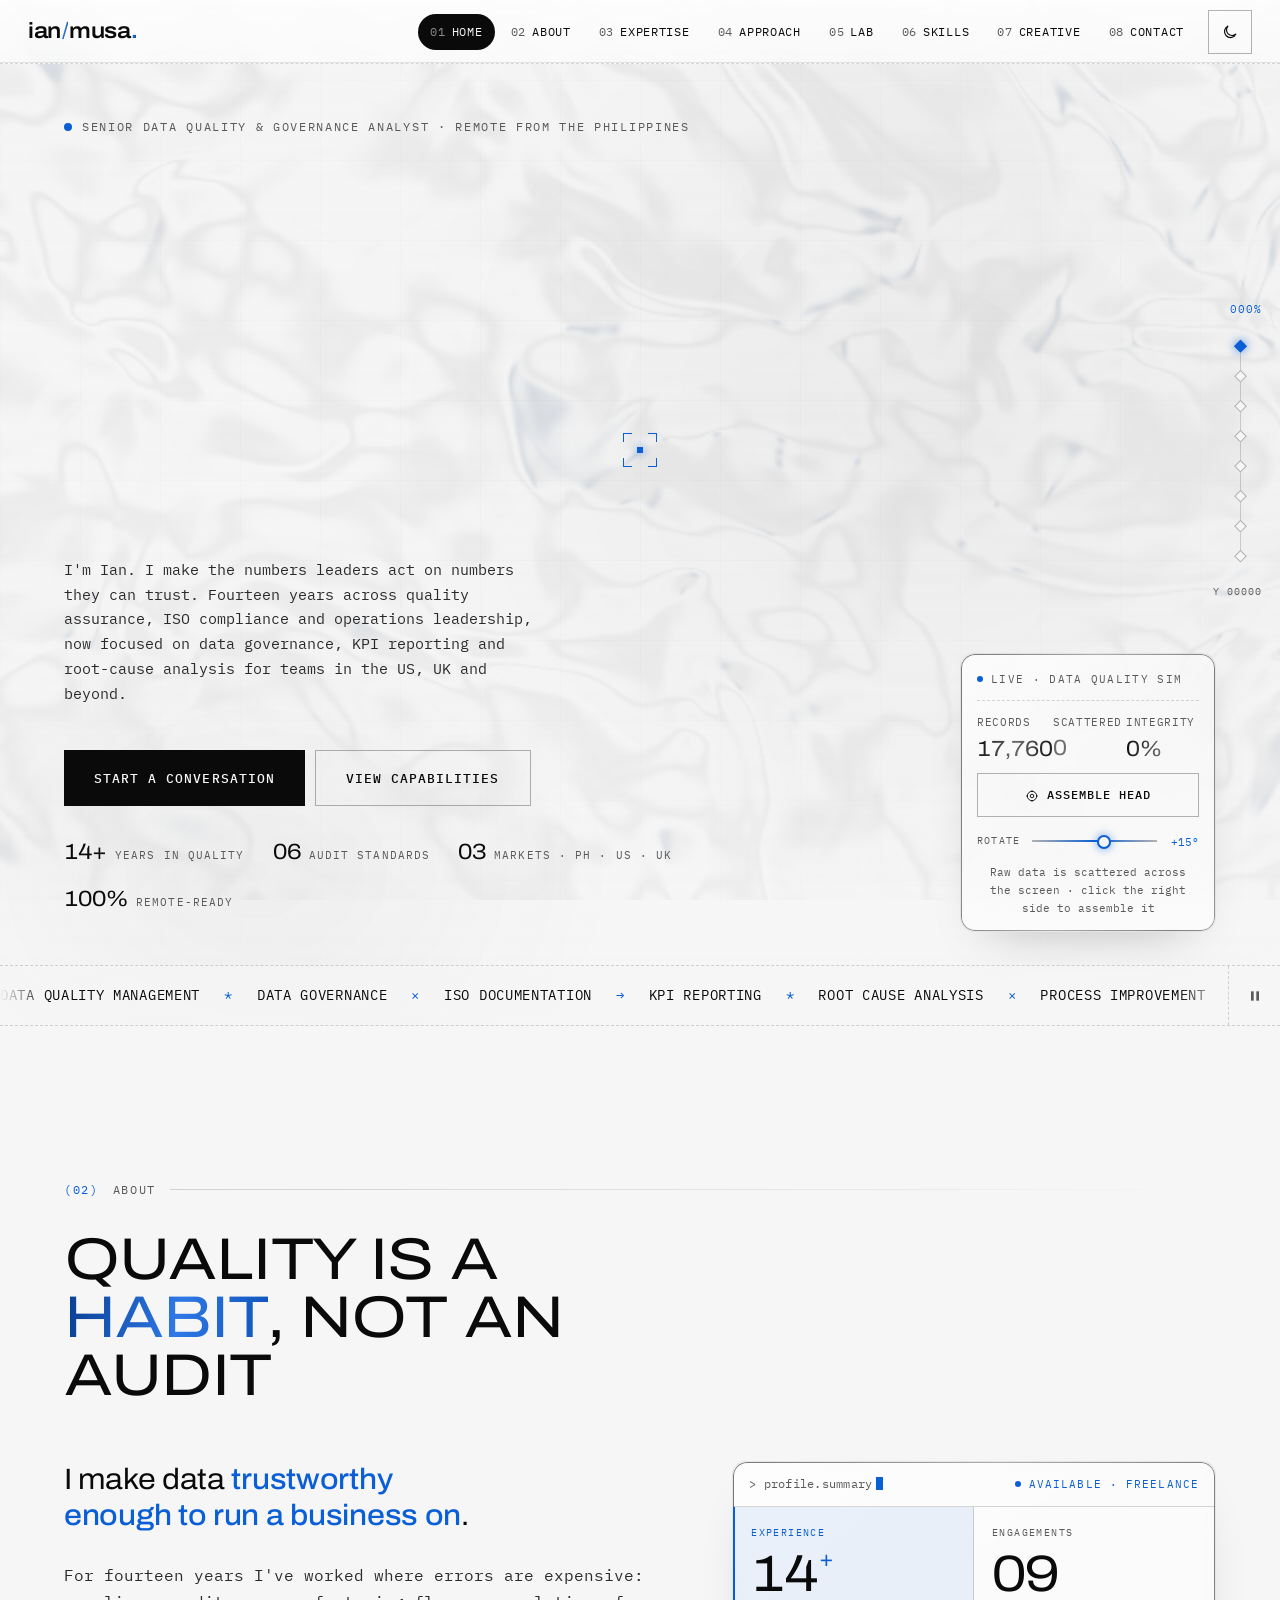
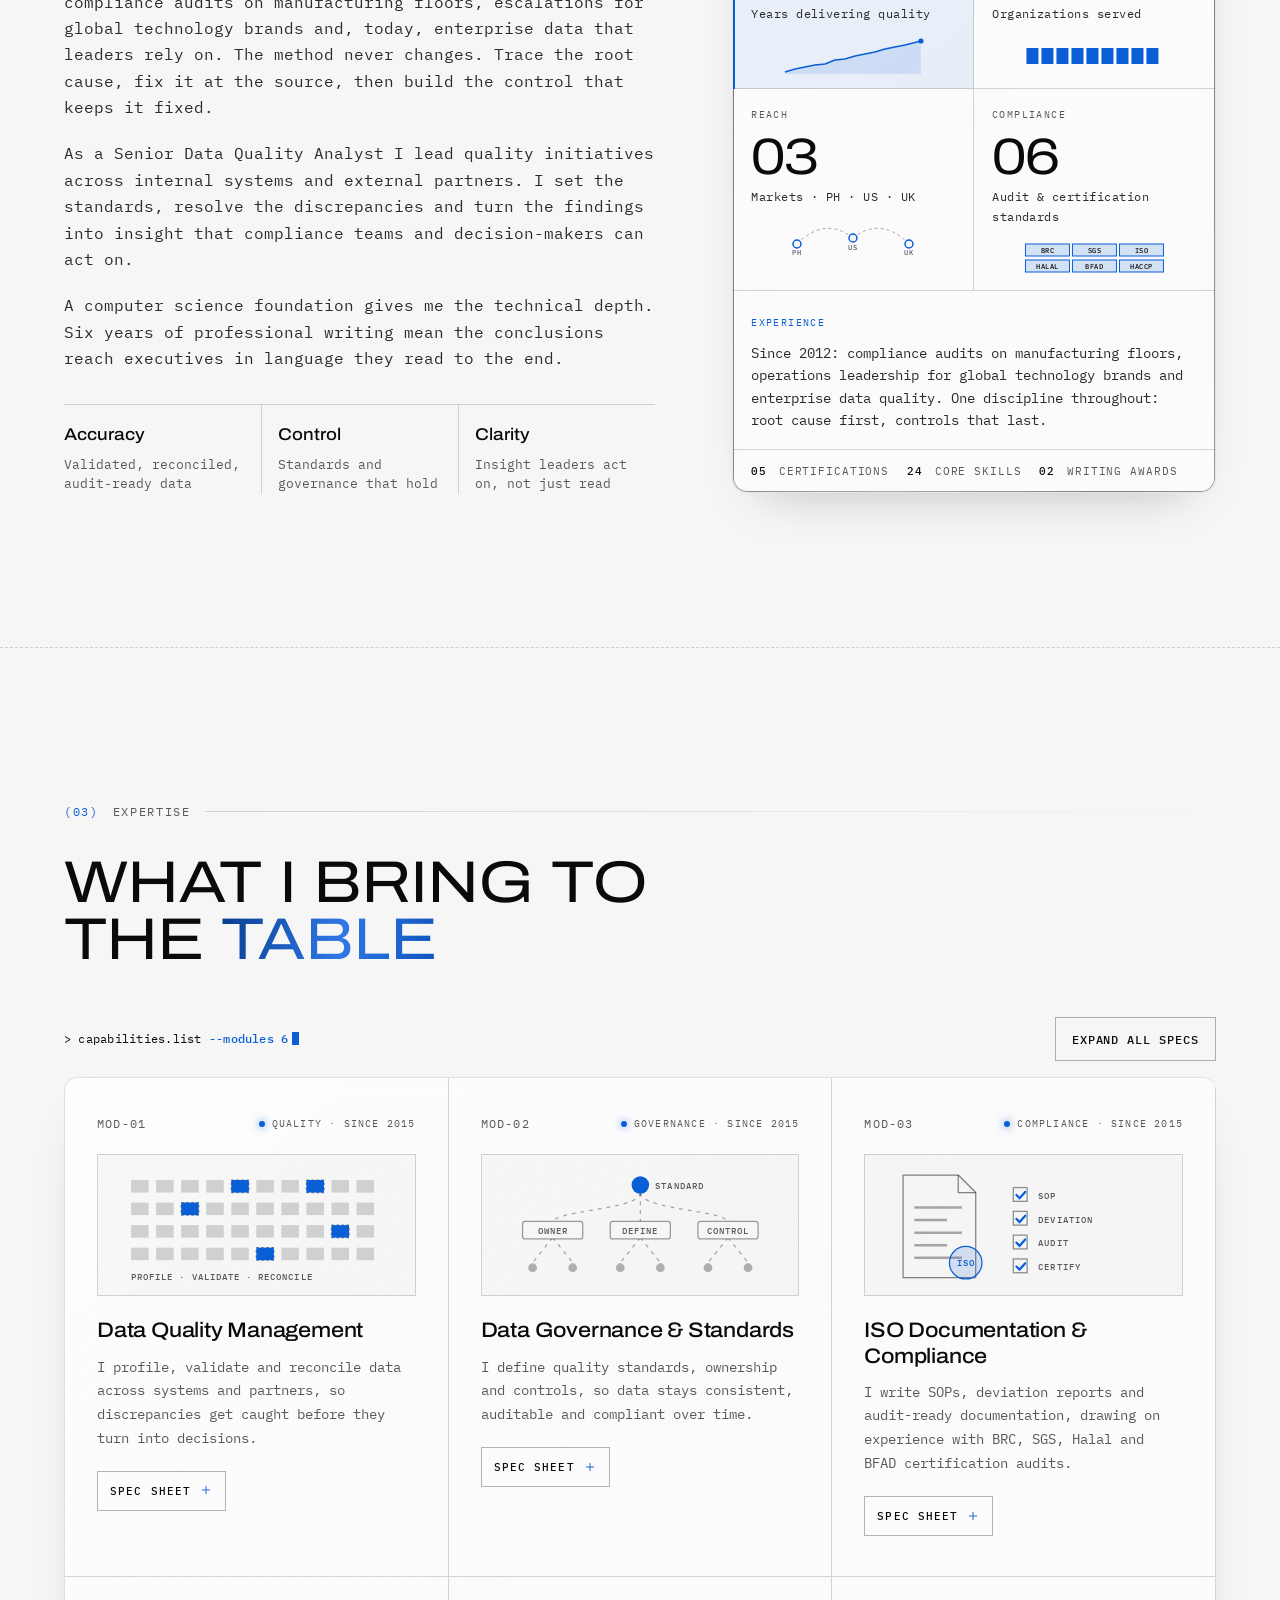
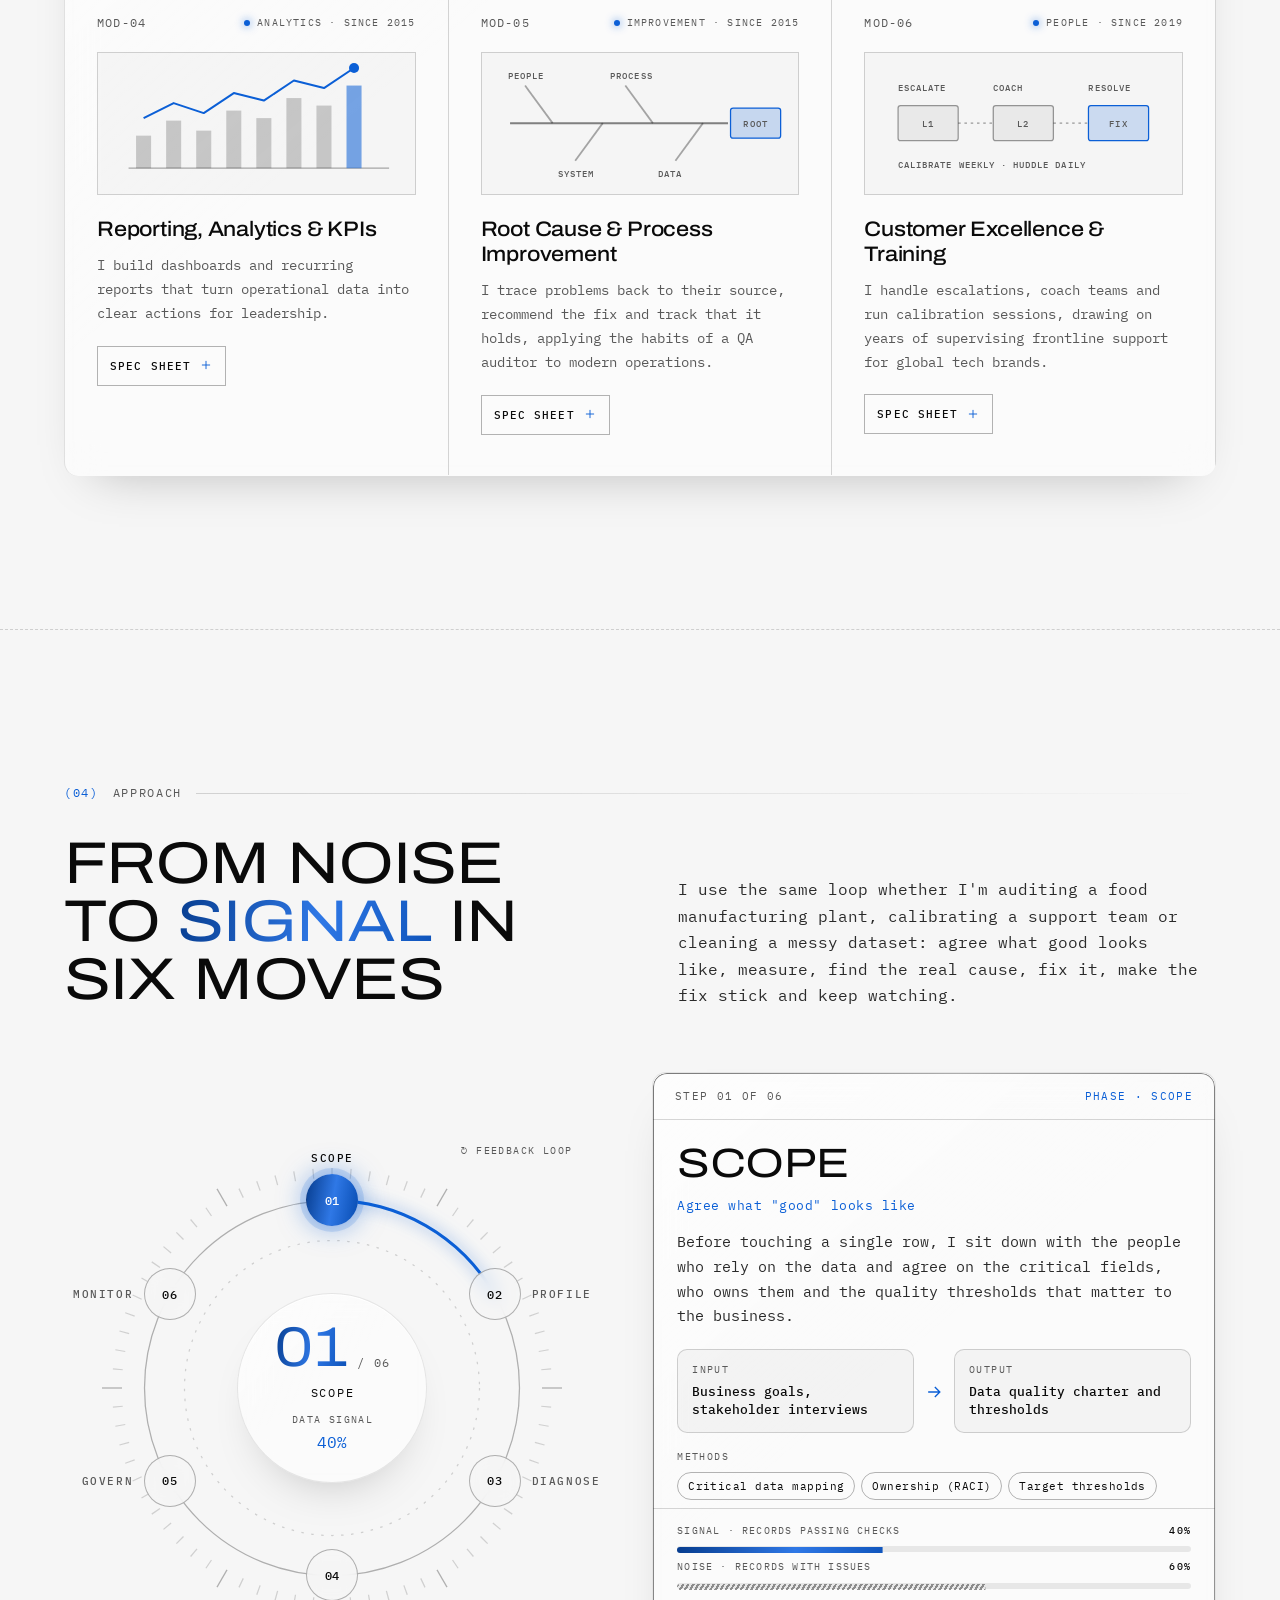
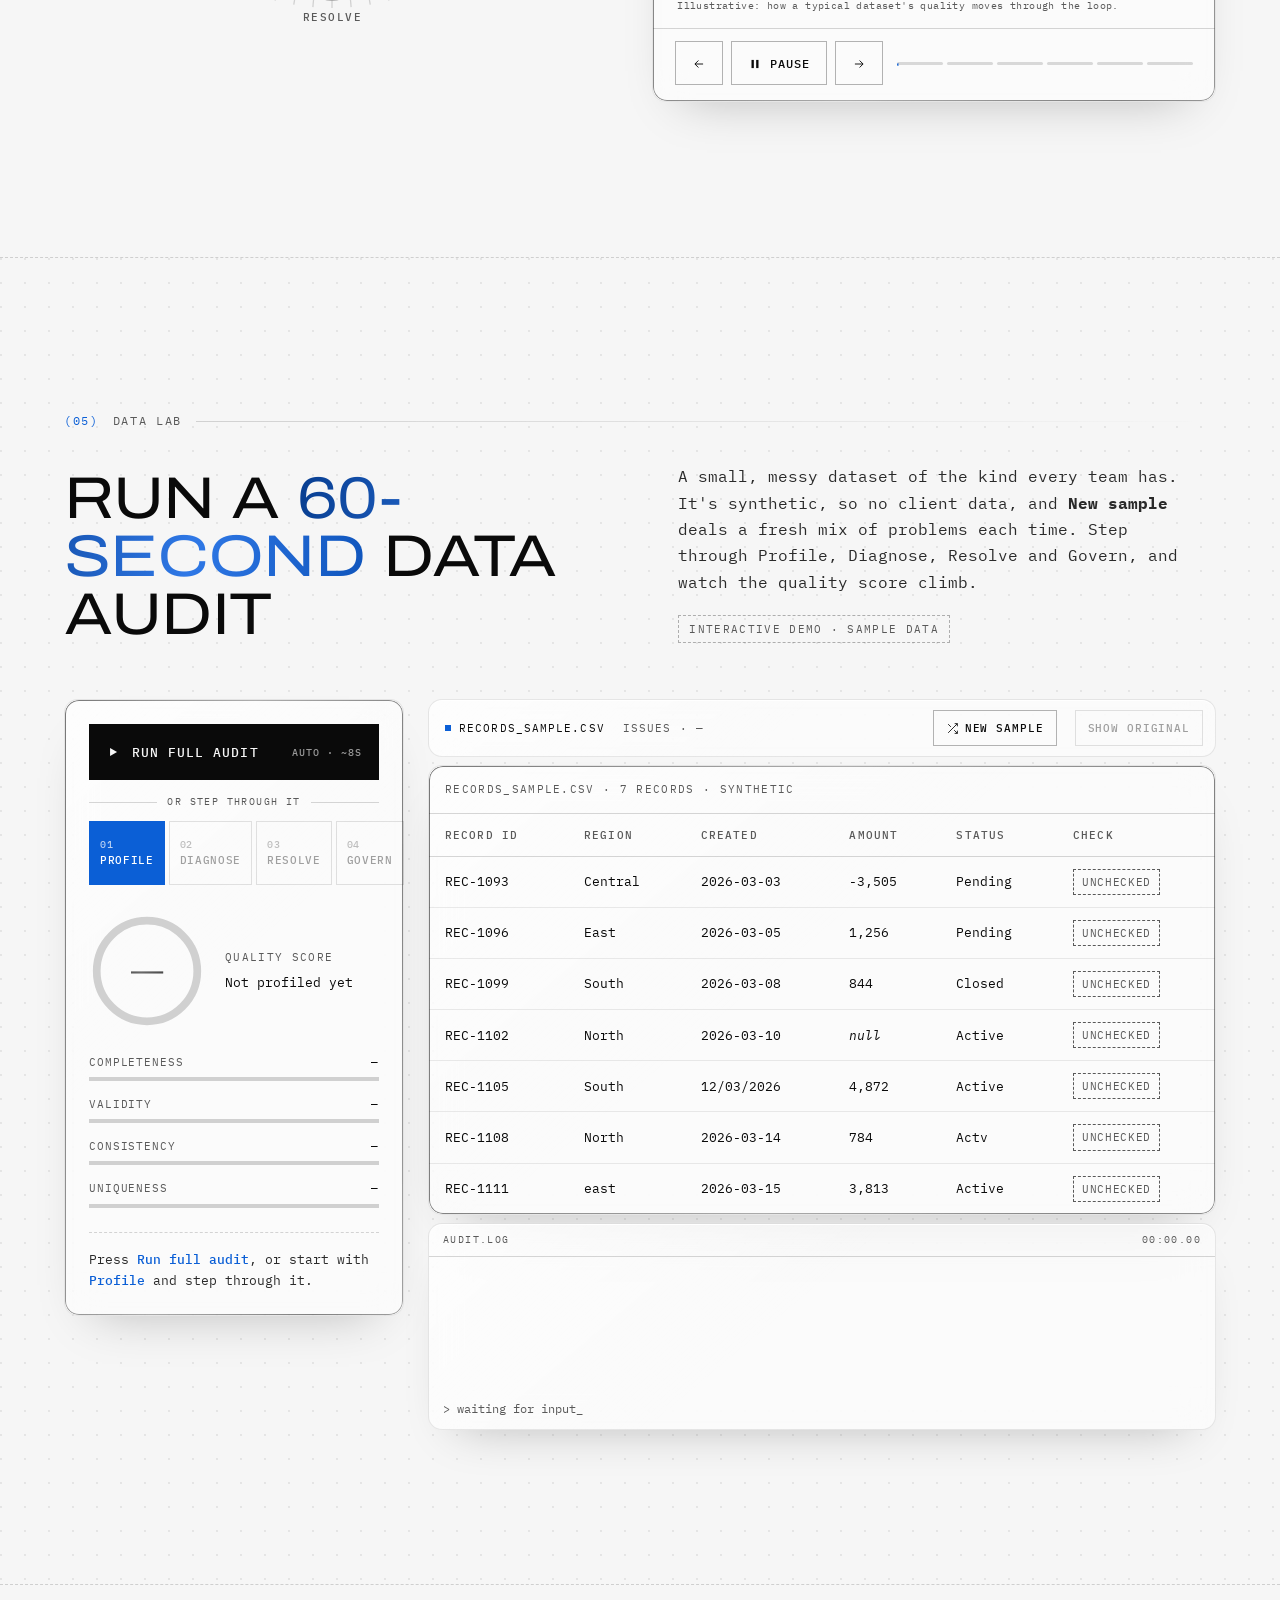
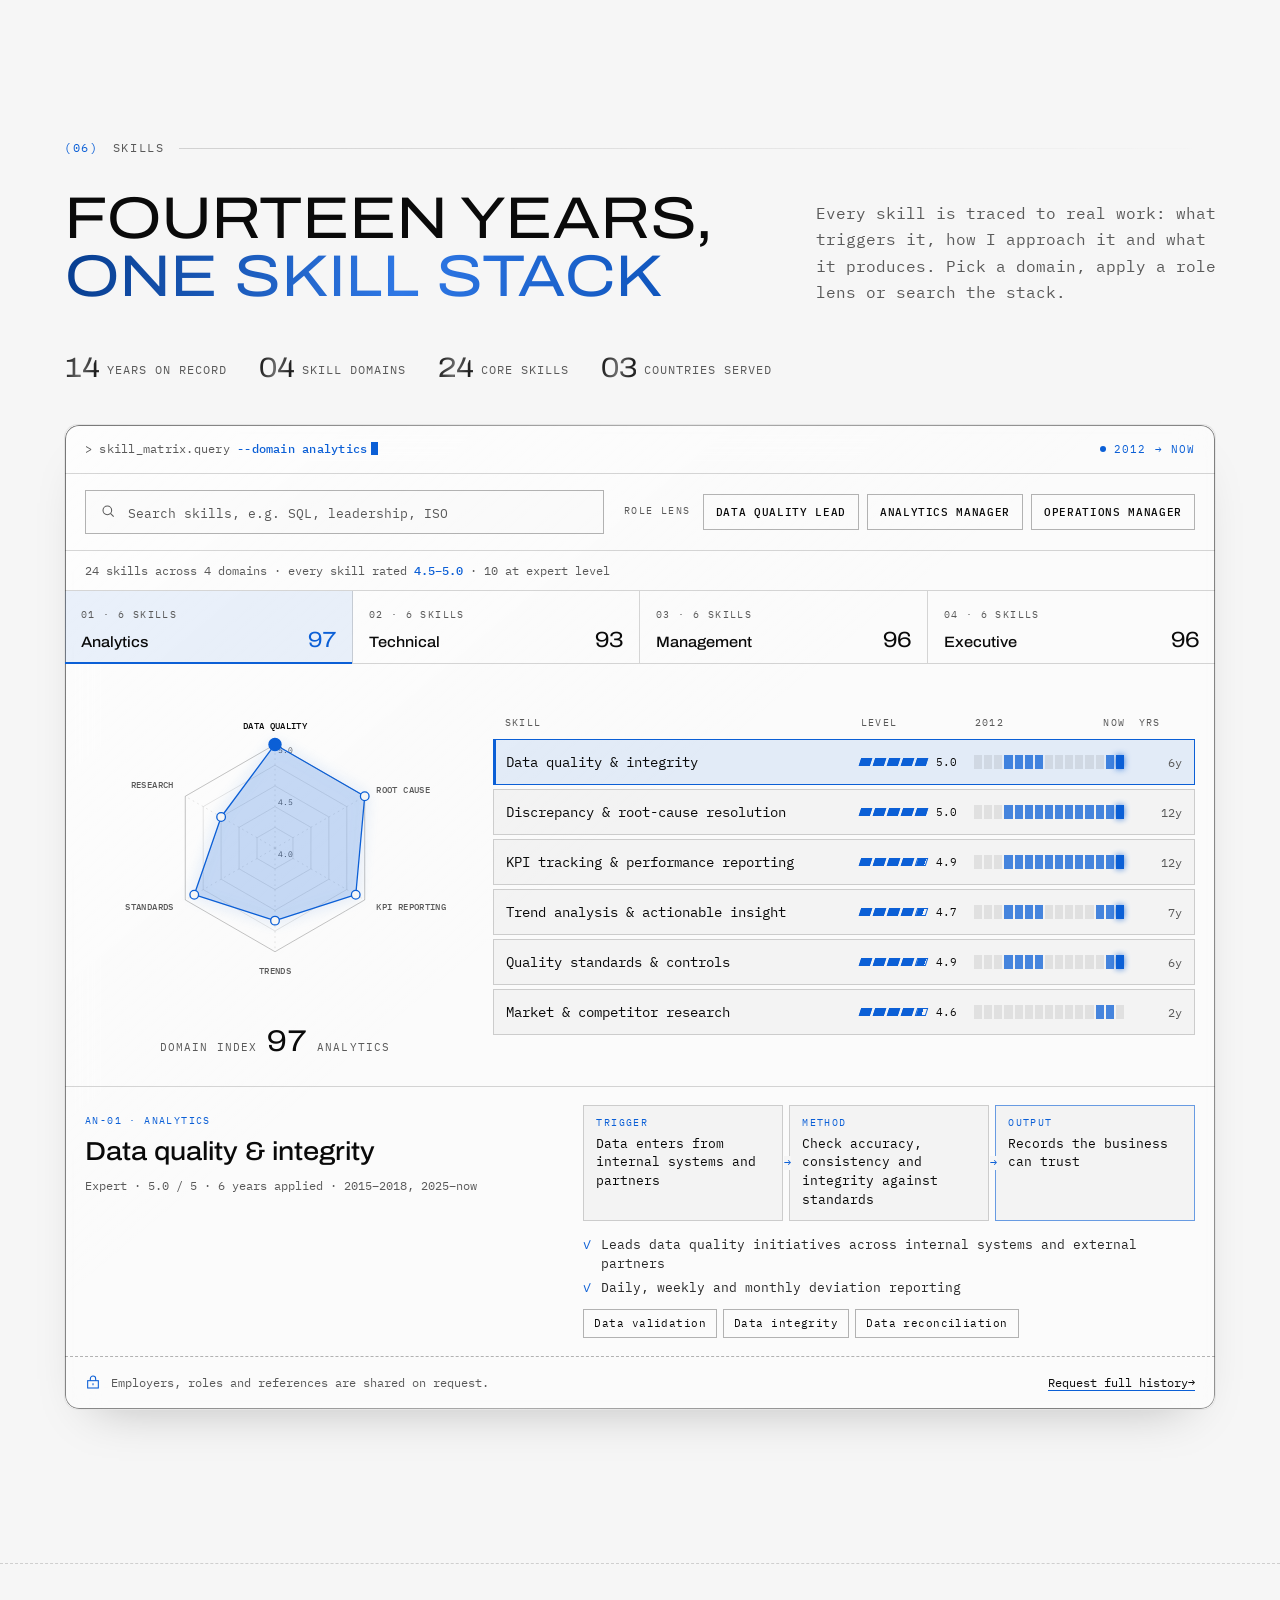
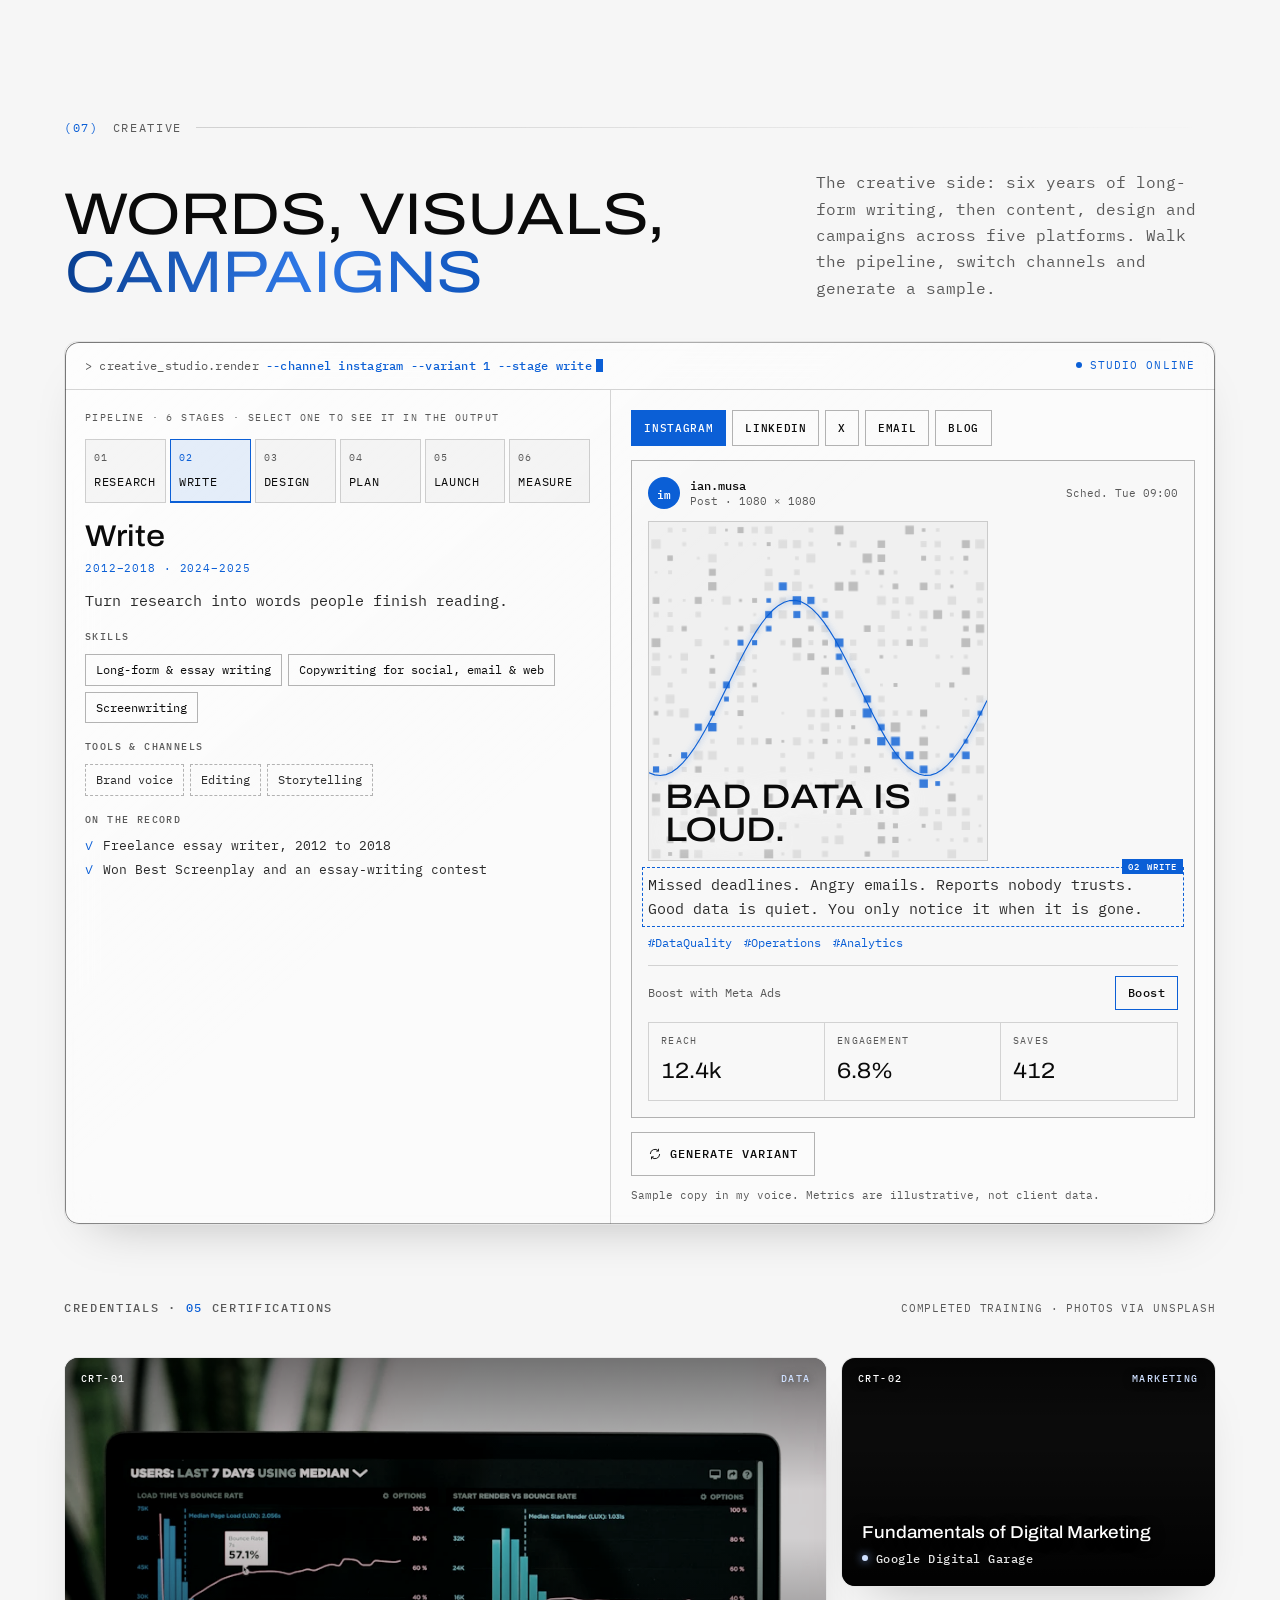
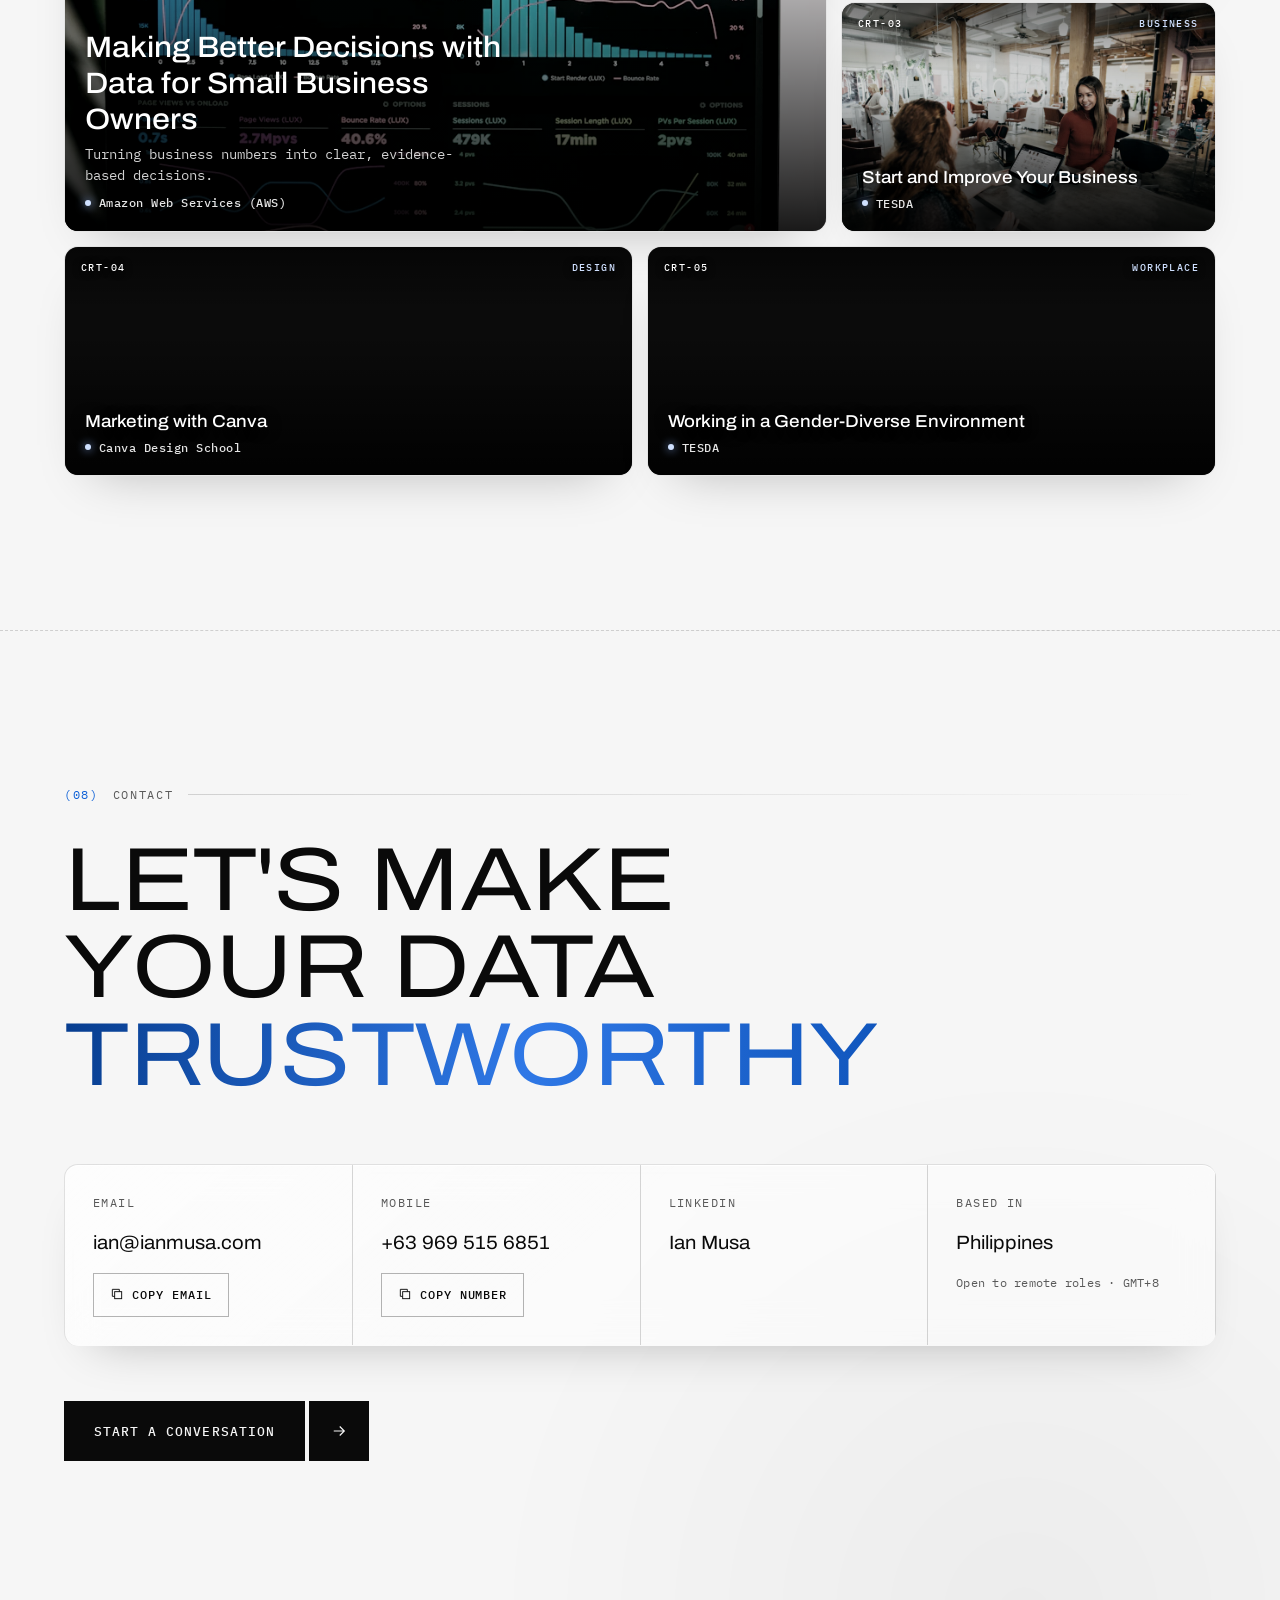
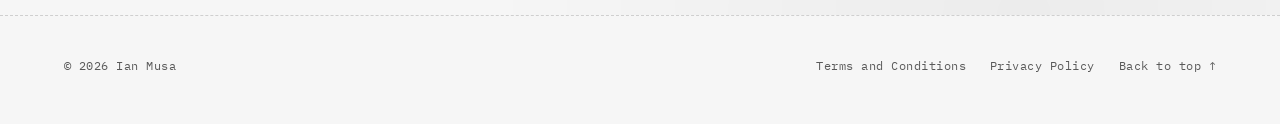
<file: index.html>
<!doctype html>
<html lang="en">
<head>
<meta charset="utf-8">
<meta name="viewport" content="width=device-width, initial-scale=1">
<title>Ian Musa — Senior Data Quality &amp; Governance Analyst (Remote)</title>
<meta name="description" content="Senior data quality analyst with 14+ years in QA, ISO compliance and operations. I help US, UK and global teams make their data accurate, governed and audit-ready.">
<meta name="author" content="Ian Musa">
<meta name="robots" content="index, follow, max-image-preview:large, max-snippet:-1">
<link rel="canonical" href="https://ianmusa.com/">
<meta name="theme-color" content="#080808">
<meta name="color-scheme" content="dark light">
<meta name="format-detection" content="telephone=no">

<!-- icons -->
<link rel="icon" type="image/svg+xml" href="data:image/svg+xml,%3Csvg xmlns='http://www.w3.org/2000/svg' viewBox='0 0 64 64'%3E%3Crect width='64' height='64' rx='12' fill='%23060606'/%3E%3Cpath d='M22 18v28' stroke='%23F2F2F2' stroke-width='6' stroke-linecap='round'/%3E%3Cpath d='M44 14 32 50' stroke='%2339FF8C' stroke-width='6' stroke-linecap='round'/%3E%3C/svg%3E">
<link rel="apple-touch-icon" href="apple-touch-icon.png">

<!-- social previews (LinkedIn, Facebook, Slack, WhatsApp, iMessage, X) -->
<meta property="og:type" content="profile">
<meta property="og:site_name" content="Ian Musa">
<meta property="og:locale" content="en_US">
<meta property="og:url" content="https://ianmusa.com/">
<meta property="og:title" content="Ian Musa — Senior Data Quality &amp; Governance Analyst">
<meta property="og:description" content="14+ years turning noisy data into decisions leaders can trust: data quality, governance, KPI reporting and ISO compliance for US, UK and global teams.">
<meta property="og:image" content="https://ianmusa.com/og-image.png">
<meta property="og:image:width" content="1200">
<meta property="og:image:height" content="630">
<meta property="og:image:alt" content="Ian Musa, Senior Data Quality Analyst: turning noise into trusted data">
<meta property="profile:first_name" content="Ian">
<meta property="profile:last_name" content="Musa">
<meta name="twitter:card" content="summary_large_image">
<meta name="twitter:title" content="Ian Musa — Senior Data Quality &amp; Governance Analyst">
<meta name="twitter:description" content="14+ years turning noisy data into decisions leaders can trust. Data quality, governance, KPI reporting and ISO compliance.">
<meta name="twitter:image" content="https://ianmusa.com/og-image.png">
<meta name="twitter:image:alt" content="Ian Musa, Senior Data Quality Analyst: turning noise into trusted data">

<!-- structured data: who this page is about, for search engines and AI answers -->
<script type="application/ld+json">
{
  "@context": "https://schema.org",
  "@graph": [
    {
      "@type": "WebSite",
      "@id": "https://ianmusa.com/#website",
      "url": "https://ianmusa.com/",
      "name": "Ian Musa",
      "inLanguage": "en",
      "publisher": { "@id": "https://ianmusa.com/#ian" }
    },
    {
      "@type": "ProfilePage",
      "@id": "https://ianmusa.com/#profile",
      "url": "https://ianmusa.com/",
      "name": "Ian Musa — Senior Data Quality & Governance Analyst",
      "isPartOf": { "@id": "https://ianmusa.com/#website" },
      "primaryImageOfPage": "https://ianmusa.com/og-image.png",
      "mainEntity": { "@id": "https://ianmusa.com/#ian" }
    },
    {
      "@type": "Person",
      "@id": "https://ianmusa.com/#ian",
      "name": "Ian Musa",
      "givenName": "Ian",
      "familyName": "Musa",
      "url": "https://ianmusa.com/",
      "image": "https://ianmusa.com/og-image.png",
      "jobTitle": "Senior Data Quality Analyst",
      "description": "Senior data quality and governance analyst with 14+ years across quality assurance, ISO compliance, operations leadership and enterprise data. Available for remote roles and freelance data quality engagements.",
      "email": "mailto:ian@ianmusa.com",
      "telephone": "+63-969-515-6851",
      "address": { "@type": "PostalAddress", "addressCountry": "PH" },
      "nationality": { "@type": "Country", "name": "Philippines" },
      "workLocation": { "@type": "Place", "name": "Remote" },
      "sameAs": ["https://www.linkedin.com/in/ian-joseph-musa-4495b0232"],
      "alumniOf": { "@type": "CollegeOrUniversity", "name": "Mabini Colleges" },
      "knowsLanguage": ["English"],
      "knowsAbout": [
        "Data quality management", "Data governance", "Data validation", "Data reconciliation",
        "Root cause analysis", "KPI reporting", "Dashboards", "Trend analysis",
        "ISO documentation", "Compliance audits", "HACCP", "GMP", "BRC", "Process improvement",
        "Quality assurance", "Escalation management", "Team leadership and coaching",
        "Stakeholder management", "SQL", "Content writing"
      ],
      "hasOccupation": {
        "@type": "Occupation",
        "name": "Data Quality Analyst",
        "occupationLocation": { "@type": "Country", "name": "Philippines" },
        "skills": "Data quality, data governance, KPI reporting, root cause analysis, ISO compliance, process improvement"
      },
      "hasCredential": [
        { "@type": "EducationalOccupationalCredential", "name": "Making Better Decisions with Data for Small Business Owners", "recognizedBy": { "@type": "Organization", "name": "Amazon Web Services" } },
        { "@type": "EducationalOccupationalCredential", "name": "Fundamentals of Digital Marketing", "recognizedBy": { "@type": "Organization", "name": "Google Digital Garage" } },
        { "@type": "EducationalOccupationalCredential", "name": "Start and Improve Your Business", "recognizedBy": { "@type": "Organization", "name": "Technical Education and Skills Development Authority (TESDA)" } },
        { "@type": "EducationalOccupationalCredential", "name": "Marketing with Canva", "recognizedBy": { "@type": "Organization", "name": "Canva Design School" } },
        { "@type": "EducationalOccupationalCredential", "name": "Working in a Gender-Diverse Environment", "recognizedBy": { "@type": "Organization", "name": "Technical Education and Skills Development Authority (TESDA)" } }
      ],
      "award": ["Best Screenplay", "Essay-writing contest winner"],
      "makesOffer": [
        { "@type": "Offer", "itemOffered": { "@type": "Service", "name": "Data quality audit", "areaServed": "Worldwide" } },
        { "@type": "Offer", "itemOffered": { "@type": "Service", "name": "Data governance and standards", "areaServed": "Worldwide" } },
        { "@type": "Offer", "itemOffered": { "@type": "Service", "name": "KPI reporting and dashboards", "areaServed": "Worldwide" } },
        { "@type": "Offer", "itemOffered": { "@type": "Service", "name": "ISO documentation and compliance readiness", "areaServed": "Worldwide" } }
      ]
    }
  ]
}
</script>
<script>
  // set the theme before first paint: saved choice, else the OS preference
  (function () {
    var t;
    try { t = localStorage.getItem('theme'); } catch (e) {}
    if (t !== 'light' && t !== 'dark') t = matchMedia('(prefers-color-scheme: light)').matches ? 'light' : 'dark';
    document.documentElement.dataset.theme = t;
    // boot screen: about a second of scattered data and a radar counting to 100%, skipped for reduced motion.
    // window.bootDone resolves when it has gone; a 6s fallback means a script error can never trap the page.
    var html = document.documentElement, done;
    window.bootDone = new Promise(function (r) { done = r; });
    var ended = false;
    window.__bootEnd = function () {   // the loader calls this as it exits; the failsafe may call it again later
      if (ended) return; ended = true;
      html.classList.remove('is-loading', 'pre-boot'); html.classList.add('power-on');
      setTimeout(function () { html.classList.remove('power-on'); }, 1800);
      done();
    };
    if (matchMedia('(prefers-reduced-motion: reduce)').matches) done();
    else { html.classList.add('is-loading', 'pre-boot'); setTimeout(window.__bootEnd, 6000); }
  })();
</script>
<link rel="preconnect" href="https://fonts.googleapis.com">
<link rel="preconnect" href="https://fonts.gstatic.com" crossorigin>
<link href="https://fonts.googleapis.com/css2?family=Archivo:wdth,wght@62..125,300..800&family=IBM+Plex+Mono:wght@400;500;600&display=swap" rel="stylesheet">
<style>
  :root {
    color-scheme: dark;
    /* Brand palette — "Mercury": black, white and greys only. Meaning is carried by
       brightness + shape/pattern (verified = bright, anomaly = mid-grey + hatching/boxes). */
    --ink-950: #030303;
    --ink-900: #080808;
    --ink-850: #0E0E0E;
    --ink-800: #151515;
    --ink-700: #232323;
    --bg-rgb: 4, 4, 4;        /* surfaces / scrims */
    --fg-rgb: 232, 232, 232;  /* hairlines, faint fills */
    --line: rgba(var(--fg-rgb), 0.16);
    --line-strong: rgba(var(--fg-rgb), 0.30);
    --text: #F2F2F2;
    --text-soft: #C9C9C9;
    --text-muted: #9C9C9C;
    --signal: #39FF8C;      /* the one color: in night mode a neon green, in light mode a deep blue — "verified" / live / focus */
    --signal-rgb: 57, 255, 140;
    --signal-ink: #021A0C;  /* text on signal */
    --ember: #8E8E8E;       /* secondary accent — "anomaly" (mid grey) */
    --ember-rgb: 142, 142, 142;
    --ember-soft: #B5B5B5;
    --teal-glow: rgba(255, 255, 255, 0.05);
    /* career-track tones */
    --t-data: #39FF8C; --t-cx: #D0D0D0; --t-people: #ADADAD; --t-mkt: #8E8E8E; --t-edu: #767676;
    --on-c: #0A0A0A;        /* text on a track-toned fill */
    /* liquid metal: a polished-chrome gradient that flows (background-position animates),
       with one cool blue-steel reflection */
    --chrome: linear-gradient(100deg, #4d4d4d 0%, #e9e9e9 16%, #8a8a8a 30%, #ffffff 44%, #a6ffcf 52%, #6f6f6f 60%, #d9d9d9 76%, #3f3f3f 100%);
    --chrome-ink: #0A0A0A;
    /* glass: frosted panels floating over the liquid metal */
    --glass-bg: rgba(255, 255, 255, .045);
    --glass-bg-hi: rgba(255, 255, 255, .10);       /* top-left of the panel catches more light */
    --glass-border: rgba(255, 255, 255, .13);
    --glass-rim: rgba(255, 255, 255, .24);          /* inner top edge highlight */
    --glass-shadow: 0 24px 60px -28px rgba(0, 0, 0, .75);
    --glass-glare: rgba(255, 255, 255, .07);
    --glass-blur: 18px;
    --glass-radius: 14px;
    /* blue liquid metal for highlighted words */
    /* (name kept for history) night mode flows in neon-green liquid metal, light mode in blue */
    --chrome-blue: linear-gradient(100deg, #0fbf5a 0%, #9dffc6 18%, #2bf07c 34%, #eafff2 48%, #39ff8c 60%, #b4ffd5 76%, #0a9c48 100%);

    --font-display: "Archivo", "Helvetica Neue", Arial, sans-serif;
    --font-mono: "IBM Plex Mono", ui-monospace, "Cascadia Mono", Consolas, monospace;

    --gutter: clamp(16px, 5vw, 72px);
    --maxw: 1320px;
    --header-h: 64px;

    --ease-out: cubic-bezier(.22, 1, .36, 1);
    --ease-in-out: cubic-bezier(.65, 0, .35, 1);
    --dur-fast: 180ms;
    --dur-med: 320ms;
    --dur-slow: 800ms;
  }

  /* Light theme — white paper, black ink; chrome turns to dark brushed steel to keep contrast */
  :root[data-theme="light"] {
    color-scheme: light;
    --ink-950: #EAEAEA;
    --ink-900: #F6F6F6;
    --ink-850: #EEEEEE;
    --ink-800: #E4E4E4;
    --ink-700: #D0D0D0;
    --bg-rgb: 246, 246, 246;
    --fg-rgb: 12, 12, 12;
    --text: #0A0A0A;
    --text-soft: #2A2A2A;
    --text-muted: #595959;
    --signal: #0B5FD6;
    --signal-rgb: 11, 95, 214;
    --signal-ink: #FFFFFF;
    --ember: #6E6E6E;
    --ember-rgb: 110, 110, 110;
    --ember-soft: #4A4A4A;
    --teal-glow: rgba(0, 0, 0, 0.04);
    --t-data: #0B5FD6; --t-cx: #333333; --t-people: #545454; --t-mkt: #6E6E6E; --t-edu: #8A8A8A;
    --on-c: #FFFFFF;
    --chrome: linear-gradient(100deg, #0a0a0a 0%, #6a6a6a 16%, #1c1c1c 30%, #8a8a8a 44%, #1d4f9a 52%, #111111 60%, #5c5c5c 76%, #050505 100%);
    --chrome-ink: #FFFFFF;
    --glass-bg: rgba(255, 255, 255, .50);
    --glass-bg-hi: rgba(255, 255, 255, .78);
    --glass-border: rgba(10, 10, 10, .09);
    --glass-rim: rgba(255, 255, 255, .95);
    --glass-shadow: 0 24px 50px -30px rgba(0, 0, 0, .28);
    --glass-glare: rgba(255, 255, 255, .45);
    --chrome-blue: linear-gradient(100deg, #073d8f 0%, #2f78e6 18%, #0a4fb5 34%, #4a8ff0 48%, #0b5fd6 60%, #2b74e0 76%, #06327a 100%);
  }
  :root[data-theme="light"] .hero h1,
  :root[data-theme="light"] .hero h1 em { text-shadow: none; }

  /* theme switch: circular wipe via the View Transitions API (JS drives the clip-path) */
  ::view-transition-old(root), ::view-transition-new(root) { animation: none; mix-blend-mode: normal; }

  *, *::before, *::after { box-sizing: border-box; }
  html { scroll-behavior: smooth; scroll-padding-top: calc(var(--header-h) + 16px); -webkit-text-size-adjust: 100%; }
  body {
    margin: 0;
    background: var(--ink-900);
    color: var(--text);
    font-family: var(--font-mono);
    font-size: 16px;
    line-height: 1.65;
    -webkit-font-smoothing: antialiased;
    overflow-x: hidden;
  }
  img, svg, canvas { display: block; max-width: 100%; }
  [hidden] { display: none !important; }
  a { color: inherit; }
  ::selection { background: var(--signal); color: var(--signal-ink); }

  :focus-visible { outline: 2px solid var(--signal); outline-offset: 3px; border-radius: 2px; }

  .skip-link {
    position: absolute; left: 16px; top: -100px; z-index: 1000;
    background: var(--signal); color: var(--signal-ink);
    padding: 10px 16px; font-weight: 600; text-decoration: none;
  }
  .skip-link:focus { top: 12px; }

  .wrap { width: 100%; max-width: var(--maxw); margin: 0 auto; padding: 0 var(--gutter); }

  /* ---------- Header ---------- */
  .site-header {
    position: fixed; inset: 0 0 auto 0; z-index: 100;
    height: var(--header-h);
    border-bottom: 1px dashed var(--line);
    background: linear-gradient(to bottom, rgba(var(--bg-rgb),.85), rgba(var(--bg-rgb),.55));
    backdrop-filter: blur(10px);
    -webkit-backdrop-filter: blur(10px);
  }
  .site-header .bar {
    height: 100%; display: flex; align-items: center; gap: 8px;
    padding: 0 clamp(16px, 2.2vw, 28px);
  }
  .site-header .wordmark { margin-right: auto; }
  .theme-btn {
    position: relative; flex: none; width: 44px; height: 44px; margin-left: 4px;
    display: grid; place-items: center; overflow: hidden;
    background: transparent; color: var(--text); border: 1px solid var(--line-strong); cursor: pointer;
    transition: border-color var(--dur-fast), color var(--dur-fast);
  }
  .theme-btn:hover { border-color: var(--signal); color: var(--signal); }
  .theme-btn svg { position: absolute; width: 18px; height: 18px; transition: transform 500ms var(--ease-out), opacity 300ms; }
  /* show the icon of the mode you'd switch TO */
  :root[data-theme="dark"] .theme-btn .i-moon,
  :root[data-theme="light"] .theme-btn .i-sun { transform: translateY(140%) rotate(90deg); opacity: 0; }
  .wordmark {
    font-family: var(--font-display);
    font-stretch: 112%;
    font-weight: 600;
    font-size: 22px;
    letter-spacing: -0.02em;
    text-decoration: none;
    display: inline-flex; align-items: baseline;
    min-height: 44px; align-items: center;
  }
  .wordmark .slash { color: var(--signal); margin: 0 1px; font-weight: 400; }
  .wordmark .dot { color: var(--signal); }

  .nav ol { list-style: none; margin: 0; padding: 0; display: flex; gap: 4px; }
  .nav a {
    display: inline-flex; align-items: center; gap: 6px;
    min-height: 36px; padding: 6px 12px;
    border-radius: 999px;
    font-size: 12px; letter-spacing: 0.06em; text-transform: uppercase;
    text-decoration: none; color: var(--text);
    transition: background var(--dur-fast) var(--ease-out), color var(--dur-fast) var(--ease-out);
  }
  .nav a .n { color: var(--text-muted); transition: color var(--dur-fast); }
  .nav a:hover { background: rgba(var(--fg-rgb),.08); }
  .nav a[aria-current="true"] { background: var(--text); color: var(--ink-900); }
  .nav a[aria-current="true"] .n { color: color-mix(in srgb, var(--ink-900) 55%, var(--text)); }

  .menu-btn {
    display: none;
    min-width: 44px; min-height: 44px;
    background: transparent; border: 1px solid var(--line-strong); color: var(--text);
    font: 500 12px var(--font-mono); letter-spacing: .08em; text-transform: uppercase;
    padding: 0 14px; cursor: pointer;
  }

  @media (max-width: 1100px) {
    .menu-btn { display: inline-flex; align-items: center; }
    .nav {
      position: fixed; inset: var(--header-h) 0 auto 0;
      background: var(--ink-900);
      border-bottom: 1px dashed var(--line);
      transform: translateY(-8px); opacity: 0; visibility: hidden;
      transition: opacity var(--dur-med) var(--ease-out), transform var(--dur-med) var(--ease-out), visibility 0s linear var(--dur-med);
    }
    .nav.open { transform: none; opacity: 1; visibility: visible; transition-delay: 0s; }
    .nav ol { flex-direction: column; padding: 12px 16px 20px; gap: 2px; }
    .nav a { width: 100%; min-height: 48px; border-radius: 0; font-size: 14px; padding: 10px 12px; }
  }

  /* ---------- Hero ---------- */
  .hero {
    position: relative;
    min-height: 100vh; min-height: 100dvh;
    display: grid; grid-template-rows: 1fr auto; grid-template-columns: minmax(0, 1fr);
    overflow: hidden;
    background:
      radial-gradient(60% 70% at 72% 40%, var(--teal-glow), transparent 70%),
      radial-gradient(40% 40% at 20% 85%, rgba(var(--ember-rgb),.06), transparent 70%),
      linear-gradient(180deg, rgba(var(--bg-rgb), .45) 0%, rgba(var(--bg-rgb), .65) 100%); /* liquid metal shows through, text stays ≥ 4.5:1 */
  }
  .hero canvas {
    position: absolute; inset: 0; width: 100%; height: 100%;
  }
  .hero::after { /* vignette + grain-ish falloff */
    content: ""; position: absolute; inset: 0; pointer-events: none;
    background: radial-gradient(120% 90% at 50% 45%, transparent 55%, rgba(var(--bg-rgb),.75) 100%);
  }
  .hero-inner {
    position: relative; z-index: 2;
    align-self: center;
    padding-top: calc(var(--header-h) + 48px);
    padding-bottom: 48px;
  }
  .eyebrow {
    font-size: 12px; letter-spacing: .14em; text-transform: uppercase; color: var(--text-muted);
    display: inline-flex; align-items: center; gap: 10px; margin: 0 0 28px;
  }
  .eyebrow .pulse {
    width: 8px; height: 8px; border-radius: 50%; background: var(--signal);
    box-shadow: 0 0 0 0 rgba(var(--signal-rgb),.6);
    animation: pulse 2.4s var(--ease-out) infinite;
  }
  @keyframes pulse { 0% { box-shadow: 0 0 0 0 rgba(var(--signal-rgb),.55); } 70%,100% { box-shadow: 0 0 0 10px rgba(var(--signal-rgb),0); } }

  .display {
    font-family: var(--font-display);
    font-stretch: 118%;
    font-weight: 400;
    text-transform: uppercase;
    letter-spacing: -0.015em;
    line-height: .98;
    margin: 0;
  }
  .hero h1 {
    font-size: clamp(42px, 7.2vw, 104px);
    text-shadow: 0 0 28px rgba(var(--fg-rgb),.22), 0 0 2px rgba(var(--fg-rgb),.4);
    max-width: 11ch;
  }
  .hero h1 em { font-style: normal; color: var(--signal); text-shadow: 0 0 30px rgba(var(--signal-rgb),.35); }
  .hero .lede {
    max-width: 52ch; margin: 32px 0 44px;
    font-size: clamp(15px, 1.15vw, 17px);
    color: var(--text-soft);
  }
  .btn-pair { display: inline-flex; gap: 4px; }
  .btn {
    display: inline-flex; align-items: center; justify-content: center;
    min-height: 60px; padding: 0 30px;
    font: 500 13px var(--font-mono); letter-spacing: .08em; text-transform: uppercase;
    text-decoration: none; cursor: pointer; border: 0;
    background: var(--text); color: var(--ink-900);
    transition: background var(--dur-fast) var(--ease-out), color var(--dur-fast) var(--ease-out), transform var(--dur-fast) var(--ease-out);
  }
  .btn.square { width: 60px; padding: 0; }
  .btn svg { width: 18px; height: 18px; transition: transform var(--dur-med) var(--ease-out); }
  .btn-pair:hover .btn { background: var(--signal); color: var(--signal-ink); }
  .btn-pair:hover .btn.square svg { transform: translateX(3px); }
  .btn:active { transform: scale(.98); }
  .btn.ghost { background: transparent; color: var(--text); border: 1px solid var(--line-strong); }
  .btn.ghost:hover { border-color: var(--signal); color: var(--signal); background: transparent; }

  /* Hero HUD — live readout of the data-quality simulation */
  .hud {
    position: absolute; z-index: 3; right: var(--gutter); bottom: 92px;
    width: 256px; padding: 16px 16px 14px;
    border: 1px solid var(--line); background: rgba(var(--bg-rgb),.62);
    backdrop-filter: blur(6px); -webkit-backdrop-filter: blur(6px);
    font-size: 12px;
  }
  .hud-head { display: flex; align-items: center; gap: 8px; letter-spacing: .12em; text-transform: uppercase; color: var(--text-muted); margin-bottom: 12px; font-size: 11px; }
  .hud-head .pulse { width: 6px; height: 6px; border-radius: 50%; background: var(--signal); animation: pulse 2.4s var(--ease-out) infinite; }
  .hud dl { display: grid; grid-template-columns: repeat(3, 1fr); margin: 0 0 14px; padding-top: 12px; border-top: 1px dashed var(--line); }
  .hud dt { font-size: 11px; color: var(--text-muted); letter-spacing: .06em; text-transform: uppercase; }
  .hud dd { margin: 6px 0 0; font-family: var(--font-display); font-stretch: 112%; font-size: 22px; line-height: 1; font-variant-numeric: tabular-nums; }
  .hud dd.ember { color: var(--ember); }
  .hud dd.lime { color: var(--signal); }
  .hud-btn {
    width: 100%; min-height: 44px; display: inline-flex; align-items: center; justify-content: center; gap: 8px;
    background: transparent; color: var(--text); border: 1px solid var(--line-strong); cursor: pointer;
    font: 500 12px var(--font-mono); letter-spacing: .08em; text-transform: uppercase;
    transition: border-color var(--dur-fast) var(--ease-out), color var(--dur-fast) var(--ease-out), background var(--dur-fast) var(--ease-out), transform var(--dur-fast) var(--ease-out);
  }
  .hud-btn:hover { border-color: var(--signal); color: var(--signal-ink); background: var(--signal); }
  .hud-btn svg { width: 14px; height: 14px; }
  .hud-hint { margin: 8px 0 0; color: var(--text-muted); font-size: 11px; text-align: center; }
  .hud-rot { display: grid; grid-template-columns: auto 1fr 3.4em; align-items: center; gap: 10px; margin-top: 10px; font-size: 10px; letter-spacing: .12em; text-transform: uppercase; color: var(--text-muted); }
  .hud-rot output { text-align: right; color: var(--signal); font-variant-numeric: tabular-nums; letter-spacing: 0; font-size: 11px; }
  .hud-rot input { -webkit-appearance: none; appearance: none; width: 100%; height: 24px; background: transparent; cursor: pointer; }
  .hud-rot input::-webkit-slider-runnable-track { height: 2px; background: linear-gradient(90deg, var(--line-strong), var(--signal) 50%, var(--line-strong)); }
  .hud-rot input::-moz-range-track { height: 2px; background: var(--line-strong); }
  .hud-rot input::-webkit-slider-thumb { -webkit-appearance: none; width: 14px; height: 14px; margin-top: -6px; border-radius: 50%; background: rgb(var(--bg-rgb)); border: 2px solid var(--signal); box-shadow: 0 0 10px rgba(var(--signal-rgb), .6); }
  .hud-rot input::-moz-range-thumb { width: 12px; height: 12px; border-radius: 50%; background: rgb(var(--bg-rgb)); border: 2px solid var(--signal); }
  .hud-rot input:focus-visible { outline: 2px solid var(--signal); outline-offset: 2px; }
  /* hero call to action + proof strip */
  .hero-cta { display: flex; flex-wrap: wrap; gap: 10px; }
  .hero-cta .btn { min-height: 56px; }
  .hero-cta .btn:not(.ghost):hover { background: var(--signal); color: var(--signal-ink); }
  .hero-proof { list-style: none; margin: 28px 0 0; padding: 0; display: flex; flex-wrap: wrap; gap: 10px 28px; max-width: 640px; }
  .hero-proof li { display: flex; align-items: baseline; gap: 8px; font-size: 11px; letter-spacing: .1em; text-transform: uppercase; color: var(--text-muted); }
  .hero-proof b { font-family: var(--font-display); font-stretch: 115%; font-weight: 400; font-size: 22px; letter-spacing: 0; color: var(--text); font-variant-numeric: tabular-nums; }
  @media (max-width: 760px) {
    .hero { grid-template-rows: 1fr auto auto; }
    .hud { position: relative; right: auto; bottom: auto; width: auto; margin: 0 var(--gutter) 24px; }
    .hud-hint { display: none; }
  }

  /* ---------- Marquee ---------- */
  .marquee {
    position: relative; z-index: 3;
    border-top: 1px dashed var(--line);
    display: flex; align-items: center;
    background: rgba(var(--bg-rgb),.55);
  }
  .marquee-viewport { overflow: hidden; flex: 1; mask-image: linear-gradient(90deg, transparent, #000 4%, #000 96%, transparent); }
  .marquee-track {
    display: flex; width: max-content;
    animation: marquee 48s linear infinite;
  }
  .marquee.paused .marquee-track { animation-play-state: paused; }
  .marquee-track ul { display: flex; list-style: none; margin: 0; padding: 0; }
  .marquee-track li {
    white-space: nowrap; padding: 18px 0;
    font-size: 14px; letter-spacing: .05em; text-transform: uppercase;
    display: inline-flex; align-items: center;
  }
  .marquee-track li .sep { color: var(--signal); margin: 0 24px; }
  @keyframes marquee { to { transform: translateX(-50%); } }
  .marquee-toggle {
    flex: none; align-self: stretch;
    min-width: 52px; border: 0; border-left: 1px dashed var(--line);
    background: transparent; color: var(--text-muted); cursor: pointer;
    display: grid; place-items: center;
  }
  .marquee-toggle:hover { color: var(--signal); }
  .marquee-toggle svg { width: 16px; height: 16px; }

  /* ---------- Sections ---------- */
  /* every content section sits on a 55% scrim over the liquid metal: the surface stays visible,
     body and muted text keep ≥ 4.5:1 even under the brightest highlight */
  section.block { background-color: rgba(var(--bg-rgb), .55); }
  section.block { padding: clamp(88px, 12vw, 160px) 0; border-top: 1px dashed var(--line); position: relative; }
  .section-label {
    display: flex; align-items: center; gap: 14px;
    font-size: 12px; letter-spacing: .14em; text-transform: uppercase; color: var(--text-muted);
    margin: 0 0 32px;
  }
  .section-label .idx { color: var(--signal); }
  .section-label::after { content: ""; flex: 1; height: 1px; background: linear-gradient(90deg, var(--line), transparent); }
  .block h2 { font-size: clamp(32px, 4.6vw, 64px); max-width: 16ch; }
  .block h2 em { font-style: normal; color: var(--signal); }

  /* About */
  .about-grid { display: grid; grid-template-columns: 1.1fr .9fr; gap: clamp(40px, 6vw, 96px); align-items: start; margin-top: 56px; }
  .about-copy p { margin: 0 0 20px; color: var(--text-soft); max-width: 60ch; }
  .about-copy p:first-child { font-size: clamp(17px, 1.4vw, 20px); color: var(--text); line-height: 1.6; }
  .tags { display: flex; flex-wrap: wrap; gap: 8px; margin-top: 28px; padding: 0; list-style: none; }
  .tags li { border: 1px solid var(--line-strong); padding: 6px 12px; font-size: 12px; letter-spacing: .04em; color: var(--text); }
  .stats { display: grid; grid-template-columns: 1fr 1fr; border-top: 1px solid var(--line); border-left: 1px solid var(--line); }
  .stat { padding: 28px 24px; border-right: 1px solid var(--line); border-bottom: 1px solid var(--line); }
  .stat .num {
    font-family: var(--font-display); font-stretch: 118%; font-weight: 400;
    font-size: clamp(40px, 4.4vw, 60px); line-height: 1; letter-spacing: -.02em;
    font-variant-numeric: tabular-nums;
  }
  .stat .num sup { font-size: .45em; color: var(--signal); vertical-align: top; margin-left: 2px; }
  .stat .lbl { margin-top: 12px; font-size: 12px; letter-spacing: .08em; text-transform: uppercase; color: var(--text-muted); }
  /* About: executive copy + a profile dashboard (selectable KPIs, each with a small live chart) */
  .ab-lead { font-family: var(--font-display); font-stretch: 108%; font-weight: 400; font-size: clamp(22px, 2.3vw, 32px) !important; line-height: 1.25 !important; color: var(--text) !important; letter-spacing: -.01em; max-width: 24ch !important; margin-bottom: 28px !important; }
  .ab-lead b { font-weight: 500; color: var(--signal); }
  .ab-pillars { list-style: none; margin: 32px 0 0; padding: 0; display: grid; grid-template-columns: repeat(3, minmax(0, 1fr)); border-top: 1px solid var(--line); }
  .ab-pillars li { padding: 16px 16px 0 0; }
  .ab-pillars li + li { padding-left: 16px; border-left: 1px solid var(--line); }
  .ab-pillars b { display: block; font-family: var(--font-display); font-stretch: 110%; font-weight: 500; font-size: 17px; }
  .ab-pillars span { display: block; margin-top: 6px; font-size: 13px; line-height: 1.5; color: var(--text-muted); }

  .ab-dash { border: 1px solid var(--line); background: rgba(var(--bg-rgb), .78); }
  .ab-bar { display: flex; justify-content: space-between; align-items: center; gap: 12px; flex-wrap: wrap; padding: 12px 16px; border-bottom: 1px solid var(--line); font-size: 11px; letter-spacing: .1em; text-transform: uppercase; color: var(--text-muted); }
  .ab-bar .live { display: inline-flex; align-items: center; gap: 8px; color: var(--signal); }
  .ab-bar .live i { width: 6px; height: 6px; border-radius: 50%; background: var(--signal); animation: pulse 2.4s var(--ease-out) infinite; }
  .ab-kpis { display: grid; grid-template-columns: repeat(2, minmax(0, 1fr)); }
  .ab-kpi {
    position: relative; display: flex; flex-direction: column; align-items: flex-start; gap: 4px; min-width: 0;
    padding: 18px 18px 14px; text-align: left; cursor: pointer; font: inherit; color: var(--text);
    background: transparent; border: 0; border-bottom: 1px solid var(--line);
    transition: background var(--dur-med) var(--ease-out);
  }
  .ab-kpi:nth-child(odd) { border-right: 1px solid var(--line); }
  .ab-kpi:hover { background: rgba(var(--fg-rgb), .04); }
  .ab-kpi::before { content: ""; position: absolute; left: 0; top: 0; bottom: -1px; width: 2px; background: var(--signal); transform: scaleY(0); transform-origin: top; transition: transform var(--dur-med) var(--ease-out); }
  .ab-kpi[aria-pressed="true"] { background: rgba(var(--signal-rgb), .08); }
  .ab-kpi[aria-pressed="true"]::before { transform: none; }
  .ab-k { font-size: 10px; letter-spacing: .14em; text-transform: uppercase; color: var(--text-muted); }
  .ab-kpi[aria-pressed="true"] .ab-k { color: var(--signal); }
  .ab-num { font-family: var(--font-display); font-stretch: 118%; font-weight: 400; font-size: clamp(38px, 4vw, 54px); line-height: 1; letter-spacing: -.02em; font-variant-numeric: tabular-nums; margin-top: 4px; }
  .ab-num sup { font-size: .42em; color: var(--signal); vertical-align: top; margin-left: 2px; }
  .ab-l { font-size: 12px; letter-spacing: .04em; color: var(--text-soft); }
  .ab-viz { display: block; width: 100%; height: 36px; margin-top: 10px; overflow: visible; }
  /* chart parts — drawn on first view and replayed when a KPI is selected */
  .ab-area { fill: rgba(var(--signal-rgb), .12); }
  .ab-line { fill: none; stroke: var(--signal); stroke-width: 1.6; stroke-linejoin: round; stroke-dasharray: 160; }
  .ab-dot { fill: var(--signal); }
  .ab-cell { fill: rgba(var(--fg-rgb), .14); }
  .ab-arc { fill: none; stroke: rgba(var(--fg-rgb), .35); stroke-dasharray: 3 3; }
  .ab-node { fill: rgb(var(--bg-rgb)); stroke: var(--signal); stroke-width: 1.5; }
  .ab-ping { fill: var(--signal); offset-path: path("M14 24 Q42 -4 70 18 Q98 -4 126 24"); opacity: 0; }
  .ab-t { font: 500 7px var(--font-mono); letter-spacing: .1em; fill: var(--text-muted); text-anchor: middle; }
  .ab-std rect { fill: none; stroke: rgba(var(--fg-rgb), .3); }
  .ab-std text { font: 500 6.5px var(--font-mono); letter-spacing: .08em; fill: var(--text-muted); text-anchor: middle; }
  .ab-cell, .ab-std rect, .ab-std text { transition: fill 420ms var(--ease-out), stroke 420ms var(--ease-out); transition-delay: calc(var(--n) * 90ms); }
  .ab-kpi.drawn .ab-cell { fill: var(--signal); }
  .ab-kpi.drawn .ab-std rect { fill: rgba(var(--signal-rgb), .16); stroke: var(--signal); }
  .ab-kpi.drawn .ab-std text { fill: var(--text); }
  .ab-kpi.play .ab-line { animation: abDraw 1.2s var(--ease-out) both; }
  .ab-kpi.play .ab-area { animation: abFade 1.2s var(--ease-out) both; }
  .ab-kpi.play .ab-dot { animation: abPop .5s var(--ease-out) 1s both; }
  .ab-kpi.play .ab-ping { animation: abPing 2.2s var(--ease-in-out) 2; }
  .ab-kpi.play .ab-node { animation: abNode .5s var(--ease-out) both; }
  @keyframes abDraw { from { stroke-dashoffset: 160; } to { stroke-dashoffset: 0; } }
  @keyframes abFade { from { opacity: 0; } }
  @keyframes abPop { from { transform: scale(0); } }
  .ab-dot { transform-box: fill-box; transform-origin: center; }
  @keyframes abPing { 0% { offset-distance: 0%; opacity: 0; } 10%, 90% { opacity: 1; } 100% { offset-distance: 100%; opacity: 0; } }
  @keyframes abNode { from { r: 0; } }

  .ab-read { padding: 16px 18px 18px; min-height: 108px; border-bottom: 1px solid var(--line); }
  .ab-read-k { font-size: 10px; letter-spacing: .14em; text-transform: uppercase; color: var(--signal); }
  .ab-read p { margin: 8px 0 0; font-size: 14px; line-height: 1.6; color: var(--text-soft); animation: lineIn 380ms var(--ease-out) both; }
  .ab-foot { display: flex; flex-wrap: wrap; gap: 6px 18px; padding: 12px 18px; font-size: 11px; letter-spacing: .08em; text-transform: uppercase; color: var(--text-muted); }
  .ab-foot b { color: var(--text); font-weight: 500; font-variant-numeric: tabular-nums; margin-right: 4px; }
  @media (max-width: 600px) {
    .ab-pillars { grid-template-columns: minmax(0, 1fr); }
    .ab-pillars li + li { padding-left: 0; border-left: 0; border-top: 1px solid var(--line); }
    .ab-pillars li { padding: 14px 0; }
    .ab-kpi { padding: 14px 12px 12px; }
    .ab-num { font-size: 36px; }
  }
  @media (prefers-reduced-motion: reduce) {
    .ab-kpi .ab-line { stroke-dasharray: none; }
  }

  /* glare coordinates are set from JS many times a second; registering them as non-inherited keeps
     each update to one element instead of restyling everything inside the pane */
  @property --gx { syntax: '*'; inherits: false; }
  @property --gy { syntax: '*'; inherits: false; }
  @property --glare-on { syntax: '*'; inherits: false; }
  .glass::after, .glass-grid::after { --gx: inherit; --gy: inherit; --glare-on: inherit; }

  /* Expertise */
  .cap-grid { display: grid; grid-template-columns: repeat(3, 1fr); margin-top: 56px; border-top: 1px solid var(--line); border-left: 1px solid var(--line); }
  .cap {
    position: relative; padding: 36px 32px 40px;
    border-right: 1px solid var(--line); border-bottom: 1px solid var(--line);
    min-height: 300px; display: flex; flex-direction: column;
    transition: background var(--dur-med) var(--ease-out);
  }
  .cap:hover { background: var(--ink-850); }
  .cap .cap-n { font-size: 12px; color: var(--text-muted); letter-spacing: .1em; }
  /* capability modules: a live diagram per module (runs while hovered, focused or open) + a spec sheet */
  .cap-bar { display: flex; justify-content: space-between; align-items: center; gap: 12px; flex-wrap: wrap; margin-top: 48px; }
  .cap-bar .mini-btn { align-self: center; }
  .cap-bar + .cap-grid { margin-top: 16px; }
  .cap-top { display: flex; justify-content: space-between; align-items: center; gap: 10px; }
  .cap-st { display: inline-flex; align-items: center; gap: 7px; font-size: 10px; letter-spacing: .12em; text-transform: uppercase; color: var(--text-muted); }
  .cap-st i { width: 6px; height: 6px; border-radius: 50%; background: var(--signal); box-shadow: 0 0 8px rgba(var(--signal-rgb), .8); }
  .cap-viz { display: block; width: 100%; height: auto; margin: 20px 0 22px; padding: 10px 8px; border: 1px solid var(--line); background: rgba(var(--fg-rgb), .025); overflow: visible; }
  .cap-viz .lb { font: 500 7px var(--font-mono); letter-spacing: .12em; fill: var(--text-muted); }
  .cap-viz .lb.c { text-anchor: middle; }
  /* 01 data quality: hatched bad cells get fixed as the scan passes */
  .cap-viz .ok { fill: rgba(var(--fg-rgb), .16); }
  .cap-viz .bad { fill: none; stroke: rgba(var(--fg-rgb), .55); stroke-dasharray: 2 2; }
  .cap-viz .fix { fill: var(--signal); }
  .cap-viz .dq-wipe { transform-box: fill-box; transform-origin: left; }
  .cap-viz .dq-scan { fill: var(--signal); opacity: 0; filter: drop-shadow(0 0 4px var(--signal)); }
  /* 02 governance: standard flows down to owners, definitions and controls */
  .cap-viz .edge { fill: none; stroke: rgba(var(--fg-rgb), .35); stroke-dasharray: 3 4; }
  .cap-viz .node { fill: rgb(var(--bg-rgb)); stroke: rgba(var(--fg-rgb), .4); }
  .cap-viz .leaf { fill: rgba(var(--fg-rgb), .3); }
  .cap-viz .root { fill: var(--signal); }
  /* 03 compliance: document lines, checklist ticks, stamp */
  .cap-viz .doc { fill: none; stroke: rgba(var(--fg-rgb), .5); stroke-linejoin: round; }
  .cap-viz .ln { fill: none; stroke: rgba(var(--fg-rgb), .35); stroke-width: 2; stroke-dasharray: 40; }
  .cap-viz .stamp circle { fill: rgba(var(--signal-rgb), .14); stroke: var(--signal); }
  .cap-viz .stamp text { fill: var(--signal); }
  .cap-viz .stamp { transform-box: fill-box; transform-origin: center; }
  .cap-viz .box { fill: none; stroke: rgba(var(--fg-rgb), .45); }
  .cap-viz .tick { fill: none; stroke: var(--signal); stroke-width: 1.8; stroke-linecap: round; stroke-dasharray: 12; }
  /* 04 analytics: bars, trend line, KPI dot */
  .cap-viz .axis { stroke: rgba(var(--fg-rgb), .35); }
  .cap-viz .bar { fill: rgba(var(--fg-rgb), .2); transform-box: fill-box; transform-origin: bottom; }
  .cap-viz .bar:last-of-type { fill: rgba(var(--signal-rgb), .55); }
  .cap-viz .spark { fill: none; stroke: var(--signal); stroke-width: 1.6; stroke-linejoin: round; stroke-dasharray: 260; }
  .cap-viz .kdot { fill: var(--signal); }
  /* 05 root cause: fishbone causes light up toward the root */
  .cap-viz .spine { stroke: rgba(var(--fg-rgb), .5); stroke-width: 1.6; }
  .cap-viz .bone { stroke: rgba(var(--fg-rgb), .35); stroke-width: 1.4; }
  .cap-viz .head { fill: rgba(var(--signal-rgb), .2); stroke: var(--signal); }
  /* 06 people: tickets move from escalation to resolution */
  .cap-viz .stage { fill: rgba(var(--fg-rgb), .05); stroke: rgba(var(--fg-rgb), .4); }
  .cap-viz .stage.end { fill: rgba(var(--signal-rgb), .18); stroke: var(--signal); }
  .cap-viz .lane { stroke: rgba(var(--fg-rgb), .4); stroke-dasharray: 2 3; }
  .cap-viz .tkt { fill: var(--signal); offset-path: path("M44 48 H196"); }

  /* live state: animations are always assigned and only paused/resumed, so leaving a module freezes
     the diagram where it is instead of snapping back; negative delays park each idle frame on a finished pose */
  .cap-viz .dq-wipe { animation: capWipe 3s linear -2.9s infinite paused; }
  .cap-viz .dq-scan { animation: capScan 3s linear -2.9s infinite paused; transition: opacity var(--dur-med) var(--ease-out); }
  .cap-viz .edge { animation: capFlow 1.2s linear infinite paused; transition: stroke var(--dur-med) var(--ease-out); }
  .cap-viz .ln { animation: capDraw 3.2s var(--ease-out) infinite paused; animation-delay: calc(var(--k) * 120ms - 2s); }
  .cap-viz .tick { animation: capTick 3.2s var(--ease-out) infinite paused; animation-delay: calc(var(--k) * 300ms - 2.4s); }
  .cap-viz .stamp { animation: capStamp 3.2s var(--ease-out) -2.8s infinite paused; }
  .cap-viz .bar { animation: capGrow 2.8s var(--ease-out) infinite paused; animation-delay: calc(var(--k) * 70ms - 2s); }
  .cap-viz .spark { animation: capSpark 2.8s var(--ease-out) -2.2s infinite paused; }
  .cap-viz .kdot { animation: pulse 1.4s var(--ease-out) infinite paused; }
  .cap-viz .bone { animation: capBone 2.8s ease-in-out infinite paused; animation-delay: calc(var(--k) * 260ms - 2.75s); }
  .cap-viz .tkt { animation: capTkt 2.4s ease-in-out infinite paused; animation-delay: calc(var(--k) * 800ms); }
  .cap-viz .tkts { opacity: 0; transition: opacity var(--dur-med) var(--ease-out); }
  .cap-viz { transition: border-color var(--dur-med) var(--ease-out); }
  .cap:is(:hover, :focus-within, .open) .cap-viz { border-color: rgba(var(--signal-rgb), .45); }
  /* play/pause is driven from JS (capability modules) so a diagram finishes its loop before resting */
  .cap.live .dq-scan, .cap.live .tkts { opacity: 1; }
  .cap.live .edge { stroke: rgba(var(--signal-rgb), .7); }
  @keyframes capWipe { from { transform: scaleX(0); } to { transform: scaleX(1); } }
  @keyframes capScan { from { transform: translateX(0); } to { transform: translateX(210px); } }
  @keyframes capFlow { to { stroke-dashoffset: -14; } }
  @keyframes capDraw { 0% { stroke-dashoffset: 40; } 35%, 100% { stroke-dashoffset: 0; } }
  @keyframes capTick { 0%, 20% { stroke-dashoffset: 12; } 40%, 100% { stroke-dashoffset: 0; } }
  @keyframes capStamp { 0%, 60% { transform: scale(0); opacity: 0; } 72% { transform: scale(1.2); opacity: 1; } 80%, 100% { transform: scale(1); } }
  @keyframes capGrow { 0% { transform: scaleY(.1); } 40%, 100% { transform: scaleY(1); } }
  @keyframes capSpark { 0%, 25% { stroke-dashoffset: 260; } 70%, 100% { stroke-dashoffset: 0; } }
  @keyframes capBone { 0%, 100% { stroke: rgba(var(--fg-rgb), .35); } 30%, 50% { stroke: var(--signal); } }
  @keyframes capTkt { 0% { offset-distance: 0%; opacity: 0; } 10% { opacity: 1; } 90% { opacity: 1; } 100% { offset-distance: 100%; opacity: 0; } }

  /* spec sheet: collapses to zero height, opens with a grid-row transition */
  .cap-spec-btn {
    margin-top: 20px; align-self: flex-start; min-height: 40px; padding: 0 12px;
    display: inline-flex; align-items: center; gap: 8px; cursor: pointer;
    border: 1px solid var(--line-strong); background: transparent; color: var(--text);
    font: 500 11px var(--font-mono); letter-spacing: .1em; text-transform: uppercase;
    transition: border-color var(--dur-fast), background var(--dur-fast);
  }
  .cap-spec-btn:hover { border-color: var(--signal); }
  .cap-spec-btn svg { width: 14px; height: 14px; color: var(--signal); transition: transform var(--dur-med) var(--ease-out); }
  .cap-spec-btn[aria-expanded="true"] { border-color: var(--signal); background: rgba(var(--signal-rgb), .1); }
  .cap-spec-btn[aria-expanded="true"] svg { transform: rotate(45deg); }
  .cap-spec { display: grid; grid-template-rows: 0fr; transition: grid-template-rows 380ms var(--ease-out); }
  .cap.open .cap-spec { grid-template-rows: 1fr; }
  .cap-spec dl { min-height: 0; overflow: hidden; margin: 0; }
  .cap-spec dl div { display: grid; grid-template-columns: 84px minmax(0, 1fr); gap: 10px; padding: 9px 0; border-top: 1px dashed var(--line); }
  .cap-spec dl div:first-child { margin-top: 16px; }
  .cap-spec dt { font-size: 10px; letter-spacing: .12em; text-transform: uppercase; color: var(--signal); padding-top: 2px; }
  .cap-spec dd { margin: 0; font-size: 13px; line-height: 1.5; color: var(--text-soft); }
  .cap:not(.open) .cap-spec { visibility: hidden; transition: grid-template-rows 380ms var(--ease-out), visibility 0s 380ms; }
  @media (prefers-reduced-motion: reduce) {
    .cap .cap-viz * { animation: none !important; }
  }
  .cap h3 { font-family: var(--font-display); font-stretch: 110%; font-weight: 500; font-size: 21px; line-height: 1.2; margin: 0 0 12px; letter-spacing: -.01em; }
  .cap p { margin: 0; font-size: 14px; color: var(--text-muted); line-height: 1.7; }
  .cap .corner { position: absolute; top: -1px; right: -1px; width: 14px; height: 14px; border-top: 2px solid var(--signal); border-right: 2px solid var(--signal); opacity: 0; transition: opacity var(--dur-med); }
  .cap:hover .corner { opacity: 1; }

  /* Approach (custom section) */
  .approach { background: rgba(var(--bg-rgb), .55); }
  .approach-intro { display: grid; grid-template-columns: 1fr 1fr; gap: clamp(32px, 6vw, 96px); align-items: end; }
  .approach-intro p { color: var(--text-soft); margin: 0; max-width: 52ch; }
  /* Signal loop: orbit (left) + step console (right) */
  .loop { display: grid; grid-template-columns: minmax(0, 1fr) minmax(0, 1.05fr); gap: clamp(28px, 4vw, 64px); align-items: center; margin-top: 64px; }
  .orbit { position: relative; width: 100%; max-width: 500px; aspect-ratio: 1; margin: 0 auto; }
  .orbit-svg { position: absolute; inset: 0; width: 100%; height: 100%; overflow: visible; }
  .o-track { fill: none; stroke: var(--line-strong); stroke-width: 1; }
  .o-progress {
    fill: none; stroke: var(--signal); stroke-width: 2.5; stroke-linecap: round;
    stroke-dasharray: 100; stroke-dashoffset: 100;
    transition: stroke-dashoffset 900ms var(--ease-out);
    filter: drop-shadow(0 0 6px rgba(var(--signal-rgb), .7));
  }
  .o-inner { fill: none; stroke: var(--line); stroke-dasharray: 2 6; transform-origin: 200px 200px; animation: orbit-spin 80s linear infinite; }
  .o-ticks line { stroke: var(--line); stroke-width: 1; }
  .o-ticks line.major { stroke: var(--line-strong); }
  .o-pulse { transform-origin: 200px 200px; animation: orbit-spin 7s linear infinite; }
  .o-pulse circle { fill: var(--signal); filter: drop-shadow(0 0 8px rgba(var(--signal-rgb), .9)); }
  @keyframes orbit-spin { to { transform: rotate(360deg); } }
  .o-core.glass {
    position: absolute; inset: 31%; border-radius: 50%;
    display: flex; flex-direction: column; align-items: center; justify-content: center; text-align: center;
  }
  .o-num { font-family: var(--font-display); font-stretch: 118%; font-size: clamp(34px, 4.4vw, 56px); line-height: 1; font-variant-numeric: tabular-nums; }
  .o-num #o-step { background: var(--chrome-blue); background-size: 320% 100%; -webkit-background-clip: text; background-clip: text; color: transparent; -webkit-text-fill-color: transparent; animation: liquid 7s ease-in-out infinite alternate; }
  .o-of { font-family: var(--font-mono); font-size: 12px; color: var(--text-muted); letter-spacing: .1em; }
  .o-name { margin-top: 6px; font-size: 12px; letter-spacing: .14em; text-transform: uppercase; }
  .o-lbl { margin-top: 10px; font-size: 10px; letter-spacing: .14em; text-transform: uppercase; color: var(--text-muted); }
  .o-val { font-size: 16px; font-variant-numeric: tabular-nums; color: var(--signal); }
  .o-node {
    position: absolute; left: var(--x); top: var(--y); transform: translate(-50%, -50%);
    width: 52px; height: 52px; border-radius: 50%; display: grid; place-items: center;
    background: rgba(var(--bg-rgb), .72); border: 1px solid var(--line-strong); color: var(--text);
    -webkit-backdrop-filter: blur(8px); backdrop-filter: blur(8px);
    font: 500 12px var(--font-mono); letter-spacing: .06em; cursor: pointer;
    transition: border-color var(--dur-fast), box-shadow var(--dur-med), color var(--dur-fast), transform var(--dur-med) var(--ease-out);
  }
  .o-node:hover { border-color: var(--signal); transform: translate(-50%, -50%) scale(1.06); }
  .o-node.done { border-color: rgba(var(--signal-rgb), .6); color: var(--signal); }
  .o-node[aria-selected="true"] {
    background: var(--chrome-blue); background-size: 320% 100%; animation: liquid 3s ease-in-out infinite alternate;
    color: var(--signal-ink); border-color: transparent;
    box-shadow: 0 0 0 6px rgba(var(--signal-rgb), .14), 0 0 28px rgba(var(--signal-rgb), .55);
  }
  .o-node .n-lbl {
    position: absolute; white-space: nowrap; pointer-events: none;
    font-size: 11px; letter-spacing: .14em; text-transform: uppercase; color: var(--text-muted);
    transition: color var(--dur-fast);
  }
  .o-node[aria-selected="true"] .n-lbl, .o-node:hover .n-lbl { color: var(--text); }
  .o-node[data-side="right"] .n-lbl { left: calc(100% + 12px); }
  .o-node[data-side="left"] .n-lbl { right: calc(100% + 12px); }
  .o-node[data-side="top"] .n-lbl { bottom: calc(100% + 10px); }
  .o-node[data-side="bottom"] .n-lbl { top: calc(100% + 10px); }
  .o-loop-tag { position: absolute; top: 1%; right: 2%; font-size: 10px; letter-spacing: .14em; text-transform: uppercase; color: var(--text-muted); }

  .loop-panel { display: flex; flex-direction: column; min-height: 480px; overflow: hidden; }
  .lp-top { display: flex; justify-content: space-between; gap: 12px; padding: 14px 22px; border-bottom: 1px solid var(--line); font-size: 11px; letter-spacing: .12em; text-transform: uppercase; color: var(--text-muted); font-variant-numeric: tabular-nums; }
  .lp-phase { color: var(--signal); }
  .lp-body { flex: 1; padding: 24px 24px 8px; animation: lpIn 420ms var(--ease-out); }
  @keyframes lpIn { from { opacity: 0; transform: translateY(8px); } }
  .lp-title { margin: 0; font-family: var(--font-display); font-stretch: 118%; font-weight: 400; text-transform: uppercase; font-size: clamp(30px, 3.2vw, 44px); line-height: 1; letter-spacing: -.01em; }
  .lp-tag { margin: 10px 0 0; font-size: 13px; color: var(--signal); letter-spacing: .04em; }
  .lp-desc { margin: 14px 0 0; font-size: 15px; color: var(--text-soft); max-width: 56ch; }
  .lp-io { display: grid; grid-template-columns: minmax(0, 1fr) auto minmax(0, 1fr); gap: 10px; margin-top: 20px; }
  .lp-io > div { border: 1px solid var(--line); border-radius: 10px; padding: 12px 14px; background: rgba(var(--fg-rgb), .03); }
  .lp-io .k, .lp-methods .k { display: block; margin-bottom: 4px; font-size: 10px; letter-spacing: .14em; text-transform: uppercase; color: var(--text-muted); }
  .lp-io b { display: block; font-size: 13px; font-weight: 500; line-height: 1.45; }
  .lp-io svg { align-self: center; width: 20px; height: 20px; color: var(--signal); }
  .lp-methods { margin-top: 16px; }
  .lp-methods ul { list-style: none; margin: 6px 0 0; padding: 0; display: flex; flex-wrap: wrap; gap: 6px; }
  .lp-methods li { padding: 4px 10px; border: 1px solid var(--line-strong); border-radius: 999px; font-size: 11px; letter-spacing: .04em; }
  .lp-snr { display: grid; gap: 7px; padding: 14px 24px; border-top: 1px solid var(--line); }
  .snr-row { display: flex; justify-content: space-between; gap: 12px; font-size: 10px; letter-spacing: .12em; text-transform: uppercase; color: var(--text-muted); }
  .snr-row b { color: var(--text); font-weight: 500; font-variant-numeric: tabular-nums; }
  .snr-bar { height: 6px; border-radius: 3px; background: rgba(var(--fg-rgb), .08); overflow: hidden; }
  .snr-bar i { display: block; height: 100%; transform-origin: left; transform: scaleX(var(--v, 0)); transition: transform 900ms var(--ease-out); background: var(--chrome-blue); background-size: 320% 100%; animation: liquid 3s ease-in-out infinite alternate; }
  .snr-bar.noise i { background: repeating-linear-gradient(135deg, rgba(var(--ember-rgb), .75) 0 3px, transparent 3px 6px); animation: none; }
  .snr-note { margin: 2px 0 0; font-size: 10px; color: var(--text-muted); letter-spacing: .04em; }
  .lp-controls { display: flex; align-items: center; gap: 8px; padding: 12px 22px 16px; border-top: 1px solid var(--line); }
  .lp-controls .mini-btn { min-width: 44px; justify-content: center; margin: 0; }
  .lp-controls .mini-btn svg { width: 14px; height: 14px; }
  .lp-segs { flex: 1; display: grid; grid-template-columns: repeat(6, 1fr); gap: 4px; margin-left: 6px; }
  .lp-segs i { height: 3px; border-radius: 2px; background: rgba(var(--fg-rgb), .14); overflow: hidden; }
  .lp-segs i b { display: block; height: 100%; background: var(--signal); transform-origin: left; transform: scaleX(0); }
  .lp-segs i.done b { transform: scaleX(1); }

  /* Data Lab (interactive audit demo) */
  .lab {
    background:
      radial-gradient(circle at 1px 1px, rgba(var(--fg-rgb),.07) 1px, transparent 0) 0 0 / 24px 24px,
      rgba(var(--bg-rgb), .45);
  }
  .lab-intro { display: grid; grid-template-columns: 1fr 1fr; gap: clamp(32px, 6vw, 96px); align-items: end; }
  .lab-intro p { color: var(--text-soft); margin: 0; max-width: 52ch; }
  .demo-tag {
    display: inline-flex; align-items: center; gap: 8px; margin-top: 20px;
    border: 1px dashed var(--line-strong); padding: 4px 10px;
    font-size: 11px; letter-spacing: .12em; text-transform: uppercase; color: var(--text-muted);
  }
  .lab-grid { display: grid; grid-template-columns: 340px minmax(0, 1fr); gap: 24px; margin-top: 56px; align-items: start; }
  .lab-panel { border: 1px solid var(--line); background: rgba(var(--bg-rgb),.75); padding: 24px; }
  .lab-steps { list-style: none; margin: 0 0 28px; padding: 0; display: grid; grid-template-columns: repeat(4, 1fr); gap: 4px; }
  .lab-step {
    width: 100%; min-height: 64px; padding: 8px 10px;
    display: flex; flex-direction: column; align-items: flex-start; justify-content: center; gap: 2px;
    background: transparent; color: var(--text); border: 1px solid var(--line-strong); cursor: pointer;
    font: 500 11px var(--font-mono); letter-spacing: .06em; text-transform: uppercase;
    transition: background var(--dur-fast), color var(--dur-fast), border-color var(--dur-fast), opacity var(--dur-fast);
  }
  .lab-step .sn { font-size: 10px; color: var(--text-muted); }
  .lab-step:hover:not(:disabled) { border-color: var(--signal); color: var(--signal); }
  .lab-step.done { border-color: rgba(var(--signal-rgb),.45); color: var(--signal); }
  .lab-step[aria-current="step"] { background: var(--signal); border-color: var(--signal); color: var(--signal-ink); }
  .lab-step[aria-current="step"] .sn { color: color-mix(in srgb, var(--signal-ink) 65%, var(--signal)); }
  .lab-step:disabled { opacity: .38; cursor: not-allowed; }
  .lab-step.done:disabled { opacity: 1; cursor: default; }
  .score { display: flex; align-items: center; gap: 20px; margin-bottom: 24px; }
  .ring { position: relative; width: 116px; height: 116px; flex: none; }
  .ring svg { width: 100%; height: 100%; transform: rotate(-90deg); }
  .ring .track { stroke: var(--ink-700); }
  .ring .bar { stroke: var(--ember); transition: stroke-dashoffset 900ms var(--ease-out), stroke 400ms; }
  .ring.good .bar { stroke: var(--signal); }
  .ring .val {
    position: absolute; inset: 0; display: grid; place-items: center;
    font-family: var(--font-display); font-stretch: 115%; font-size: 28px; font-variant-numeric: tabular-nums;
  }
  .score .lbl { font-size: 11px; letter-spacing: .12em; text-transform: uppercase; color: var(--text-muted); }
  .score .sub { font-size: 13px; margin-top: 6px; }
  .dims { list-style: none; margin: 0; padding: 0; display: grid; gap: 14px; }
  .dims .row { display: flex; justify-content: space-between; font-size: 11px; letter-spacing: .08em; text-transform: uppercase; color: var(--text-muted); margin-bottom: 6px; }
  .dims .row b { color: var(--text); font-weight: 500; font-variant-numeric: tabular-nums; }
  .meter { height: 4px; background: var(--ink-700); overflow: hidden; }
  .meter i { display: block; height: 100%; background: var(--ember); transform-origin: left; transform: scaleX(0); transition: transform 900ms var(--ease-out), background 400ms; }
  .meter i.good { background: var(--signal); }
  .lab-note { margin: 24px 0 0; padding-top: 16px; border-top: 1px dashed var(--line); font-size: 13px; color: var(--text-soft); min-height: 4.6em; }
  .lab-note b { color: var(--signal); font-weight: 500; }
  #lab-reset { margin-top: 16px; }

  /* autopilot */
  .run-btn {
    position: relative; width: 100%; min-height: 56px; padding: 0 16px;
    display: flex; align-items: center; gap: 12px;
    background: var(--text); color: var(--ink-900); border: 1px solid var(--text); cursor: pointer;
    font: 500 13px var(--font-mono); letter-spacing: .08em; text-transform: uppercase;
    transition: transform var(--dur-fast) var(--ease-out);
  }
  .run-btn svg { width: 14px; height: 14px; flex: none; }
  .run-btn .run-meta { margin-left: auto; font-size: 10px; letter-spacing: .1em; opacity: .6; }
  .run-btn:active:not(:disabled) { transform: scale(.98); }
  .run-btn:disabled { cursor: progress; background: transparent; color: var(--text); border-color: var(--line-strong); }
  .run-btn:disabled svg { animation: blink 1s steps(2) infinite; }
  .or-step { margin: 14px 0 10px; font-size: 10px; letter-spacing: .14em; text-transform: uppercase; color: var(--text-muted); text-align: center; display: flex; align-items: center; gap: 10px; }
  .or-step::before, .or-step::after { content: ""; flex: 1; height: 1px; background: var(--line); }

  /* toolbar above the table */
  .lab-main { min-width: 0; }
  .lab-toolbar {
    display: flex; align-items: center; gap: 10px 18px; flex-wrap: wrap;
    padding: 10px 12px 10px 16px; margin-bottom: 8px;
    border: 1px solid var(--line); background: rgba(var(--bg-rgb), .75);
    font-size: 11px; letter-spacing: .1em; text-transform: uppercase; color: var(--text-muted);
  }
  .tb-file { display: inline-flex; align-items: center; gap: 8px; color: var(--text); }
  .tb-file i { width: 6px; height: 6px; background: var(--signal); }
  .tb-stat { font-variant-numeric: tabular-nums; }
  .seg {
    margin-left: auto; min-height: 36px; padding: 0 12px;
    background: transparent; color: var(--text); border: 1px solid var(--line-strong); cursor: pointer;
    font: 500 11px var(--font-mono); letter-spacing: .08em; text-transform: uppercase;
    transition: background var(--dur-fast), color var(--dur-fast), border-color var(--dur-fast), opacity var(--dur-fast);
  }
  .seg:hover:not(:disabled) { border-color: var(--text); }
  .seg[aria-pressed="true"] { background: var(--text); color: var(--ink-900); border-color: var(--text); }
  .seg:disabled { opacity: .38; cursor: not-allowed; }
  .seg + .seg { margin-left: 0; }
  #lab-shuffle { display: inline-flex; align-items: center; gap: 6px; white-space: nowrap; }
  .seg svg { width: 13px; height: 13px; flex: none; }

  /* terminal log */
  .lab-log { margin-top: 8px; border: 1px solid var(--line); background: rgba(var(--bg-rgb), .85); font-size: 12px; }
  .log-head { display: flex; justify-content: space-between; padding: 8px 14px; border-bottom: 1px solid var(--line); font-size: 10px; letter-spacing: .14em; text-transform: uppercase; color: var(--text-muted); font-variant-numeric: tabular-nums; }
  .lab-log ol { list-style: none; margin: 0; padding: 10px 14px; height: 172px; overflow: hidden; display: flex; flex-direction: column; justify-content: flex-end; }
  .lab-log li { display: grid; grid-template-columns: 72px 64px minmax(0, 1fr); gap: 10px; line-height: 1.7; white-space: nowrap; animation: logIn 260ms var(--ease-out); }
  .lab-log li > span:last-child { overflow: hidden; text-overflow: ellipsis; color: var(--text-soft); }
  .lab-log li.idle { display: block; color: var(--text-muted); }
  .lab-log .ts { color: var(--text-muted); font-variant-numeric: tabular-nums; }
  .lab-log .tag { color: var(--text); font-weight: 500; }
  .lab-log .tag.flag { color: var(--ember-soft); }
  @keyframes logIn { from { opacity: 0; transform: translateY(6px); } }
  @media (max-width: 600px) {
    .lab-log li { grid-template-columns: 56px minmax(0, 1fr); }
    .lab-log .ts { display: none; }
  }

  .table-wrap { border: 1px solid var(--line); background: rgba(var(--bg-rgb),.75); overflow-x: auto; }
  .data-table { width: 100%; min-width: 640px; border-collapse: collapse; font-size: 13px; }
  .data-table caption {
    text-align: left; padding: 14px 16px; border-bottom: 1px solid var(--line);
    font-size: 11px; letter-spacing: .12em; text-transform: uppercase; color: var(--text-muted);
  }
  .data-table th { text-align: left; font-weight: 500; font-size: 11px; letter-spacing: .1em; text-transform: uppercase; color: var(--text-muted); padding: 12px 16px; border-bottom: 1px solid var(--line); white-space: nowrap; }
  .data-table td {
    padding: 12px 16px; border-bottom: 1px solid rgba(var(--fg-rgb),.08); white-space: nowrap; font-variant-numeric: tabular-nums;
    transition: background var(--dur-med), color var(--dur-med), opacity var(--dur-med);
  }
  .data-table tr:last-child td { border-bottom: 0; }
  /* issues are hatched (not just tinted) so they read without color */
  .data-table td.bad {
    background: repeating-linear-gradient(135deg, rgba(var(--ember-rgb), .22) 0 4px, transparent 4px 9px);
    color: var(--ember-soft); box-shadow: inset 0 -1px 0 var(--ember);
  }
  .data-table tr.scanning td { background-color: rgba(var(--signal-rgb), .07); }
  .data-table tr.scanning td:first-child { box-shadow: inset 2px 0 0 var(--signal); }
  .data-table td.fixed { background: rgba(var(--signal-rgb),.08); color: var(--signal); }
  .data-table .null { font-style: italic; }
  .data-table tr.removed td:not(.check) { opacity: .35; text-decoration: line-through; }
  .chip { display: inline-flex; align-items: center; padding: 3px 8px; border: 1px solid currentColor; font-size: 11px; letter-spacing: .06em; text-transform: uppercase; }
  .chip.ok { color: var(--signal); }
  .chip.issue { color: var(--ember); }
  .chip.idle { color: var(--text-muted); border-style: dashed; }
  .govern { margin-top: 24px; }
  .govern h3 { font-size: 11px; letter-spacing: .14em; text-transform: uppercase; color: var(--text-muted); font-weight: 500; margin: 0 0 12px; }
  .rules { list-style: none; padding: 0; margin: 0; display: grid; grid-template-columns: repeat(auto-fill, minmax(220px, 1fr)); gap: 8px; }
  .rules li {
    position: relative; padding: 14px 14px 14px 40px; border: 1px dashed var(--line-strong); font-size: 13px; line-height: 1.5;
    opacity: 0; transform: translateY(8px);
    transition: opacity 400ms var(--ease-out), transform 400ms var(--ease-out);
    transition-delay: calc(var(--i, 0) * 70ms);
  }
  .rules.show li { opacity: 1; transform: none; }
  .rules li svg { position: absolute; left: 14px; top: 17px; width: 14px; height: 14px; color: var(--signal); }
  .rules li b { display: block; font-weight: 500; }
  .rules li span { color: var(--text-muted); font-size: 12px; }

  /* Skills (06) */
  .exp-head { display: flex; justify-content: space-between; align-items: end; gap: 24px; flex-wrap: wrap; }
  .exp-head p { color: var(--text-muted); max-width: 40ch; margin: 0; }
  .career-stats { display: flex; flex-wrap: wrap; gap: 8px 32px; margin: 40px 0 0; padding: 0; list-style: none; font-size: 12px; letter-spacing: .08em; text-transform: uppercase; color: var(--text-muted); }
  .career-stats b { font-family: var(--font-display); font-stretch: 115%; font-weight: 400; font-size: 28px; letter-spacing: -.01em; color: var(--text); margin-right: 8px; vertical-align: -3px; font-variant-numeric: tabular-nums; }

  /* Skill matrix — 4 domains, a radar per domain, a 2012→now heat strip per skill, role lenses + search */
  .sx { margin-top: 32px; border: 1px solid var(--line); background: rgba(var(--bg-rgb),.78); }
  .sx-sr { position: absolute; width: 1px; height: 1px; overflow: hidden; clip: rect(0 0 0 0); white-space: nowrap; }
  .sx-bar { display: flex; justify-content: space-between; gap: 12px; flex-wrap: wrap; padding: 14px 20px; border-bottom: 1px solid var(--line); font-size: 11px; letter-spacing: .1em; text-transform: uppercase; color: var(--text-muted); }
  .sx-q { text-transform: none; letter-spacing: .02em; font-size: 12px; overflow-wrap: anywhere; }
  .sx-q b { color: var(--signal); font-weight: 500; }
  .sx-q .caret { display: inline-block; width: 7px; height: 13px; margin-left: 4px; vertical-align: -2px; background: var(--signal); animation: blink 1s steps(2) infinite; }
  @keyframes blink { 50% { opacity: .2; } }
  .sx-bar .live { display: inline-flex; align-items: center; gap: 8px; color: var(--signal); }
  .sx-bar .live i { width: 6px; height: 6px; border-radius: 50%; background: var(--signal); animation: pulse 2.4s var(--ease-out) infinite; }

  .sx-tools { display: flex; flex-wrap: wrap; align-items: center; gap: 12px 20px; padding: 16px 20px; border-bottom: 1px solid var(--line); }
  .sx-search { flex: 1 1 260px; display: flex; align-items: center; gap: 10px; min-height: 44px; padding: 0 14px; border: 1px solid var(--line-strong); background: rgba(var(--bg-rgb), .35); }
  .sx-search:focus-within { border-color: var(--signal); box-shadow: 0 0 0 1px var(--signal); }
  .sx-search svg { width: 16px; height: 16px; flex: none; color: var(--text-muted); }
  .sx-search input { flex: 1; min-width: 0; min-height: 42px; border: 0; background: transparent; color: var(--text); font: 400 16px var(--font-mono); outline: none; }
  .sx-search input::placeholder { color: var(--text-muted); opacity: 1; font-size: 13px; }
  .sx-lenses { display: flex; flex-wrap: wrap; align-items: center; gap: 8px; }
  .sx-lab { font-size: 10px; letter-spacing: .14em; text-transform: uppercase; color: var(--text-muted); margin-right: 4px; }
  .sx-lens {
    min-height: 36px; padding: 0 12px; border: 1px solid var(--line-strong); background: transparent; color: var(--text);
    font: 500 11px var(--font-mono); letter-spacing: .06em; text-transform: uppercase; cursor: pointer;
    transition: border-color var(--dur-fast), background var(--dur-fast), color var(--dur-fast);
  }
  .sx-lens:hover { border-color: var(--signal); }
  .sx-lens[aria-pressed="true"] { background: var(--signal); border-color: var(--signal); color: var(--on-c); }
  .sx-status { margin: 0; padding: 10px 20px; border-bottom: 1px solid var(--line); font-size: 12px; color: var(--text-muted); min-height: 40px; }
  .sx-status b { color: var(--signal); font-weight: 500; }

  .sx-tabs { display: grid; grid-template-columns: repeat(4, minmax(0, 1fr)); border-bottom: 1px solid var(--line); }
  .sx-tab {
    position: relative; min-height: 72px; padding: 12px 16px; text-align: left; cursor: pointer;
    display: grid; grid-template-columns: minmax(0, 1fr) auto; align-items: end; gap: 2px 10px;
    background: transparent; border: 0; border-right: 1px solid var(--line); color: var(--text); font: inherit;
    transition: background var(--dur-fast);
  }
  .sx-tab:last-child { border-right: 0; }
  .sx-tab:hover { background: rgba(var(--fg-rgb), .04); }
  .sx-tab .k { grid-column: 1 / -1; font-size: 10px; letter-spacing: .14em; text-transform: uppercase; color: var(--text-muted); font-variant-numeric: tabular-nums; }
  .sx-tab .t { font-family: var(--font-display); font-stretch: 108%; font-weight: 500; font-size: 15px; line-height: 1.2; }
  .sx-tab .ix { font-family: var(--font-display); font-stretch: 115%; font-size: 22px; line-height: 1; font-variant-numeric: tabular-nums; }
  .sx-tab .hits { position: absolute; top: 10px; right: 12px; font-size: 10px; letter-spacing: .08em; text-transform: uppercase; color: var(--signal); }
  .sx-tab::after { content: ""; position: absolute; left: 0; right: 0; bottom: -1px; height: 2px; background: var(--signal); transform: scaleX(0); transform-origin: left; transition: transform var(--dur-med) var(--ease-out); }
  .sx-tab[aria-selected="true"] { background: rgba(var(--signal-rgb), .08); }
  .sx-tab[aria-selected="true"]::after { transform: none; }
  .sx-tab[aria-selected="true"] .ix { color: var(--signal); }

  .sx-main { display: grid; grid-template-columns: minmax(0, 380px) minmax(0, 1fr); gap: 8px 28px; padding: 20px; align-items: center; }
  .sx-radar { margin: 0; text-align: center; }
  .sx-radar svg { display: block; width: 100%; max-width: 380px; margin: 0 auto; overflow: visible; }
  .sx-radar .ring { fill: none; stroke: rgba(var(--fg-rgb), .12); }
  .sx-radar .ring.outer { stroke: rgba(var(--fg-rgb), .28); }
  .sx-radar .spoke { stroke: rgba(var(--fg-rgb), .12); stroke-dasharray: 2 4; }
  .sx-radar .poly { fill: rgba(var(--signal-rgb), .16); stroke: var(--signal); stroke-width: 1.5; stroke-linejoin: round; filter: drop-shadow(0 0 8px rgba(var(--signal-rgb), .45)); }
  .sx-radar .vx { fill: rgb(var(--bg-rgb)); stroke: var(--signal); stroke-width: 1.5; cursor: pointer; transition: r var(--dur-fast); }
  .sx-radar .vx.sel { fill: var(--signal); }
  .sx-radar .vx.hit { stroke-width: 3; }
  .sx-radar .lbl { font: 500 10.5px var(--font-mono); letter-spacing: .04em; text-transform: uppercase; fill: var(--text-muted); cursor: pointer; }
  .sx-radar .lbl.sel { fill: var(--text); }
  .sx-radar .lbl.hit { fill: var(--signal); }
  .sx-radar .lvl { font: 9px var(--font-mono); fill: var(--text-muted); }
  .sx-radar figcaption { display: inline-flex; align-items: baseline; gap: 10px; margin-top: 4px; font-size: 11px; letter-spacing: .1em; text-transform: uppercase; color: var(--text-muted); }
  .sx-radar figcaption b { font-family: var(--font-display); font-stretch: 115%; font-weight: 400; font-size: 30px; letter-spacing: 0; color: var(--text); font-variant-numeric: tabular-nums; }

  .sx-head, .sx-row { display: grid; grid-template-columns: minmax(0, 1fr) 100px 150px 44px; gap: 14px; align-items: center; }
  .sx-head { padding: 0 12px 8px; font-size: 10px; letter-spacing: .12em; text-transform: uppercase; color: var(--text-muted); }
  .sx-head .yrs { display: flex; justify-content: space-between; }
  .sx-list { list-style: none; margin: 0; padding: 0; display: grid; gap: 4px; }
  .sx-row {
    width: 100%; min-height: 46px; padding: 6px 12px; text-align: left; cursor: pointer;
    background: rgba(var(--fg-rgb), .03); border: 1px solid var(--line); color: var(--text); font: inherit;
    animation: lineIn 380ms var(--ease-out) both calc(var(--j) * 45ms);
    transition: border-color var(--dur-fast), background var(--dur-fast), opacity var(--dur-med), box-shadow var(--dur-fast);
  }
  @keyframes lineIn { from { opacity: 0; transform: translateY(6px); } to { opacity: 1; transform: none; } }
  .sx-row:hover { border-color: var(--line-strong); background: rgba(var(--fg-rgb), .06); }
  .sx-row[aria-pressed="true"] { border-color: var(--signal); background: rgba(var(--signal-rgb), .10); box-shadow: inset 2px 0 0 var(--signal); }
  .sx.lensing .sx-row:not(.hit) { opacity: .45; }
  .sx-row.hit .nm::before { content: "▸ "; color: var(--signal); }
  .sx-row .nm { font-size: 14px; line-height: 1.3; }
  .sx-meter { display: inline-flex; gap: 3px; }
  .sx-meter i { width: 11px; height: 8px; border: 1px solid rgba(var(--fg-rgb), .3); transform: skewX(-18deg); }
  .sx-meter i.on { background: var(--signal); border-color: var(--signal); }
  .sx-meter i.part { border-color: var(--signal); background: linear-gradient(90deg, var(--signal) var(--f), transparent var(--f)); }
  .sx-meter { align-items: center; }
  .sx-lv { margin-left: 6px; font-size: 11px; color: var(--text); font-variant-numeric: tabular-nums; }
  .sx-heat { display: grid; grid-template-columns: repeat(15, 1fr); gap: 2px; }
  .sx-heat i { height: 14px; background: rgba(var(--fg-rgb), .08); }
  .sx-heat i.on { background: rgba(var(--signal-rgb), .75); }
  .sx-heat i.on.now { background: var(--signal); box-shadow: 0 0 6px rgba(var(--signal-rgb), .8); }
  .sx-row .yr { font-size: 12px; text-align: right; color: var(--text-muted); font-variant-numeric: tabular-nums; }

  .sx-detail { display: grid; grid-template-columns: minmax(0, 1fr) minmax(0, 1.3fr); gap: 12px 28px; padding: 18px 20px; border-top: 1px solid var(--line); animation: lineIn 380ms var(--ease-out) both; }
  .sx-detail .id { font-size: 10px; letter-spacing: .14em; text-transform: uppercase; color: var(--signal); }
  .sx-detail h3 { margin: 6px 0 4px; font-family: var(--font-display); font-stretch: 110%; font-weight: 500; font-size: clamp(20px, 2.2vw, 26px); line-height: 1.15; }
  .sx-detail .sub { font-size: 12px; color: var(--text-muted); font-variant-numeric: tabular-nums; }
  .sx-detail p { margin: 0 0 12px; color: var(--text-soft); font-size: 14px; line-height: 1.6; }
  .sx-logic { list-style: none; margin: 0 0 14px; padding: 0; display: grid; grid-template-columns: repeat(3, minmax(0, 1fr)); gap: 6px; counter-reset: lg; }
  .sx-logic li { position: relative; padding: 10px 12px; border: 1px solid var(--line); background: rgba(var(--fg-rgb), .03); font-size: 13px; line-height: 1.45; }
  .sx-logic li span { display: block; margin-bottom: 4px; font-size: 10px; letter-spacing: .14em; text-transform: uppercase; color: var(--signal); }
  .sx-logic li:not(:last-child)::after { content: "→"; position: absolute; right: -9px; top: 50%; transform: translateY(-50%); z-index: 1; font-size: 12px; color: var(--signal); background: rgb(var(--bg-rgb)); line-height: 1; padding: 1px 0; }
  .sx-logic li:last-child { border-color: rgba(var(--signal-rgb), .6); }
  .sx-ev { list-style: none; margin: 0 0 12px; padding: 0; display: grid; gap: 4px; }
  .sx-ev li { position: relative; padding-left: 18px; font-size: 13px; color: var(--text-soft); line-height: 1.5; }
  .sx-ev li::before { content: "✓"; position: absolute; left: 0; color: var(--signal); }
  .sx-kw { list-style: none; margin: 0; padding: 0; display: flex; flex-wrap: wrap; gap: 6px; }
  .sx-kw li { padding: 4px 10px; border: 1px solid var(--line-strong); font-size: 11px; letter-spacing: .04em; }
  .sx .xp-req { margin: 0; padding: 14px 20px; border-top: 1px dashed var(--line-strong); }
  .xp-req { display: flex; flex-wrap: wrap; align-items: center; gap: 6px 10px; font-size: 12px; color: var(--text-muted); }
  .xp-req svg { width: 16px; height: 16px; flex: none; color: var(--signal); }
  .xp-req a { margin-left: auto; color: var(--text); text-decoration: underline; text-underline-offset: 3px; text-decoration-color: var(--signal); min-height: 24px; display: inline-flex; align-items: center; }
  .xp-req a:hover { color: var(--signal); }

  @media (max-width: 1080px) {
    .sx-main { grid-template-columns: minmax(0, 1fr); }
    .sx-radar svg { max-width: 440px; }
  }
  @media (max-width: 700px) {
    .sx-tabs { grid-template-columns: repeat(2, minmax(0, 1fr)); }
    .sx-tab:nth-child(2) { border-right: 0; }
    .sx-tab .kn { display: none; }
    .sx-tab:nth-child(-n+2) { border-bottom: 1px solid var(--line); }
    .sx-main { padding: 16px 12px; }
    .sx-head { display: none; }
    .sx-row { grid-template-columns: minmax(0, 1fr) auto auto; gap: 8px 10px; }
    .sx-heat { grid-column: 1 / -1; grid-row: 2; }
    .sx-detail { grid-template-columns: minmax(0, 1fr); }
    .sx-logic { grid-template-columns: minmax(0, 1fr); }
    .sx-logic li:not(:last-child)::after { content: "↓"; right: auto; left: 14px; top: auto; bottom: -9px; transform: none; }
    .sx-tools, .sx-bar, .sx-status, .sx .xp-req { padding-left: 14px; padding-right: 14px; }
  }

  /* Media & writing */
  /* Creative studio — a 6-stage content pipeline wired to a live sample post */
  .cs { margin-top: 40px; border: 1px solid var(--line); background: rgba(var(--bg-rgb),.78); }
  .cs-grid { display: grid; grid-template-columns: minmax(0, .95fr) minmax(0, 1.05fr); }
  .cs-pipe { padding: 20px; border-right: 1px solid var(--line); }
  .cs-lab { margin: 0 0 12px; font-size: 10px; letter-spacing: .14em; text-transform: uppercase; color: var(--text-muted); }
  .cs-stages { position: relative; display: grid; grid-template-columns: repeat(6, minmax(0, 1fr)); gap: 4px; margin-bottom: 16px; }
  .cs-stage {
    position: relative; min-height: 64px; padding: 10px 8px; text-align: left; cursor: pointer;
    display: flex; flex-direction: column; justify-content: space-between; gap: 6px;
    background: rgba(var(--fg-rgb), .03); border: 1px solid var(--line); color: var(--text); font: inherit;
    transition: border-color var(--dur-fast), background var(--dur-fast);
  }
  .cs-stage:hover { border-color: var(--line-strong); }
  .cs-stage .k { font-size: 10px; letter-spacing: .1em; color: var(--text-muted); font-variant-numeric: tabular-nums; }
  .cs-stage .t { font-size: 12px; letter-spacing: .06em; text-transform: uppercase; }
  .cs-stage::after { content: ""; position: absolute; left: -1px; right: -1px; bottom: -1px; height: 2px; background: var(--signal); transform: scaleX(0); transform-origin: left; transition: transform var(--dur-med) var(--ease-out); }
  .cs-stage[aria-selected="true"] { border-color: var(--signal); background: rgba(var(--signal-rgb), .1); }
  .cs-stage[aria-selected="true"]::after, .cs-stage.run::after { transform: none; }
  .cs-stage.run { border-color: var(--signal); }
  .cs-stage[aria-selected="true"] .k, .cs-stage.run .k { color: var(--signal); }
  .cs-panel { animation: lineIn 380ms var(--ease-out) both; }
  .cs-panel h3 { margin: 0; font-family: var(--font-display); font-stretch: 112%; font-weight: 500; font-size: clamp(22px, 2.4vw, 30px); line-height: 1.1; }
  .cs-panel .yrs { display: block; margin-top: 6px; font-size: 11px; letter-spacing: .08em; text-transform: uppercase; color: var(--signal); }
  .cs-panel > p { margin: 12px 0 16px; color: var(--text-soft); font-size: 15px; line-height: 1.6; max-width: 48ch; }
  .cs-panel h4 { margin: 16px 0 8px; font-size: 10px; font-weight: 500; letter-spacing: .14em; text-transform: uppercase; color: var(--text-muted); }
  .cs-chips { list-style: none; margin: 0; padding: 0; display: flex; flex-wrap: wrap; gap: 6px; }
  .cs-chips li { padding: 5px 10px; border: 1px solid var(--line-strong); font-size: 12px; }
  .cs-chips.tools li { border-style: dashed; color: var(--text-soft); }

  .cs-out { padding: 20px; display: flex; flex-direction: column; gap: 14px; min-width: 0; }
  .cs-channels { display: flex; flex-wrap: wrap; gap: 6px; }
  .cs-ch { min-height: 36px; padding: 0 12px; border: 1px solid var(--line-strong); background: transparent; color: var(--text); font: 500 11px var(--font-mono); letter-spacing: .06em; text-transform: uppercase; cursor: pointer; transition: border-color var(--dur-fast), background var(--dur-fast); }
  .cs-ch:hover { border-color: var(--signal); }
  .cs-ch[aria-pressed="true"] { background: var(--signal); border-color: var(--signal); color: var(--on-c); }
  .cs-frame { margin: 0; display: grid; gap: 12px; padding: 16px; border: 1px solid var(--line-strong); background: rgba(var(--bg-rgb), .55); }
  .cs-frame [data-part] { position: relative; transition: outline-color var(--dur-med), opacity var(--dur-med); outline: 1px dashed transparent; outline-offset: 5px; }
  .cs-frame [data-part].focus { outline-color: var(--signal); }
  .cs-frame [data-part].focus::before {
    content: attr(data-label); position: absolute; right: -5px; top: -14px; z-index: 2;
    padding: 2px 6px; font: 500 9px var(--font-mono); letter-spacing: .12em; text-transform: uppercase;
    background: var(--signal); color: var(--on-c);
  }
  .cs-frame.running [data-part]:not(.focus) { opacity: .45; }
  .cs-chrome { display: flex; align-items: center; gap: 10px; }
  .cs-av { width: 32px; height: 32px; flex: none; border-radius: 50%; display: grid; place-items: center; font: 600 11px var(--font-mono); color: var(--signal-ink); background: var(--signal); }
  .cs-who { display: grid; min-width: 0; font-size: 12px; line-height: 1.35; }
  .cs-who b { font-weight: 500; overflow: hidden; text-overflow: ellipsis; white-space: nowrap; }
  .cs-who span { color: var(--text-muted); font-size: 11px; }
  .cs-when { margin-left: auto; font-size: 11px; color: var(--text-muted); white-space: nowrap; }
  .cs-art { aspect-ratio: var(--ratio, 1 / 1); max-height: 340px; overflow: hidden; border: 1px solid var(--line); background: rgba(var(--fg-rgb), .03); }
  .cs-art svg { display: block; width: 100%; height: 100%; }
  .cs-art .c1 { fill: rgba(var(--fg-rgb), .07); }
  .cs-art .c2 { fill: rgba(var(--fg-rgb), .22); }
  .cs-art .c3 { fill: rgba(var(--signal-rgb), .8); }
  .cs-art .wave { fill: none; stroke: var(--signal); stroke-width: 2; filter: drop-shadow(0 0 6px rgba(var(--signal-rgb), .7)); }
  .cs-art .cell { animation: csCell 500ms var(--ease-out) both; animation-delay: calc(var(--d) * 1ms); }
  @keyframes csCell { from { opacity: 0; transform: scale(.2); } }
  .cs-art .cell { transform-box: fill-box; transform-origin: center; }
  .cs-art-h {
    position: absolute; left: 16px; right: 16px; bottom: 14px;
    font-family: var(--font-display); font-stretch: 118%; font-weight: 500; text-transform: uppercase;
    font-size: clamp(20px, 3vw, 34px); line-height: .98; letter-spacing: -.01em; color: var(--text);
    text-shadow: 0 2px 18px rgb(var(--bg-rgb));
  }
  .cs-copy b { display: block; margin-bottom: 4px; font-size: 15px; font-weight: 600; }
  .cs-copy p { margin: 0; min-height: 3em; font-size: 15px; line-height: 1.6; color: var(--text-soft); }
  .cs-copy p .cur { display: inline-block; width: 7px; height: 14px; margin-left: 2px; vertical-align: -2px; background: var(--signal); animation: blink 1s steps(2) infinite; }
  .cs-tags { display: flex; flex-wrap: wrap; gap: 6px 12px; font-size: 12px; color: var(--signal); }
  .cs-cta { display: flex; align-items: center; justify-content: space-between; gap: 10px; flex-wrap: wrap; padding-top: 10px; border-top: 1px solid var(--line); font-size: 12px; color: var(--text-muted); }
  .cs-cta b { padding: 6px 12px; border: 1px solid var(--signal); color: var(--text); font-weight: 500; letter-spacing: .04em; }
  .cs-metrics { display: grid; grid-template-columns: repeat(3, minmax(0, 1fr)); margin: 0; border: 1px solid var(--line); }
  .cs-metrics div { padding: 10px 12px; border-right: 1px solid var(--line); }
  .cs-metrics div:last-child { border-right: 0; }
  .cs-metrics dt { font-size: 10px; letter-spacing: .12em; text-transform: uppercase; color: var(--text-muted); }
  .cs-metrics dd { margin: 4px 0 0; font-family: var(--font-display); font-stretch: 112%; font-size: 22px; font-variant-numeric: tabular-nums; }
  .cs-actions { display: flex; flex-wrap: wrap; align-items: center; gap: 10px 16px; }
  .cs-actions .mini-btn svg { width: 14px; height: 14px; }
  .cs-actions .mini-btn[aria-disabled="true"] { opacity: .5; cursor: progress; }
  .cs-note { font-size: 11px; color: var(--text-muted); }

  @media (max-width: 960px) {
    .cs-grid { grid-template-columns: minmax(0, 1fr); }
    .cs-pipe { border-right: 0; border-bottom: 1px solid var(--line); }
  }
  @media (max-width: 600px) {
    .cs-stages { grid-template-columns: repeat(3, minmax(0, 1fr)); }
    .cs-pipe, .cs-out { padding: 16px 14px; }
    .cs-frame { padding: 12px; }
    .cs-metrics dd { font-size: 18px; }
    .cs-metrics div { padding: 10px 8px; min-width: 0; }
    .cs-metrics dt { font-size: 9px; letter-spacing: .04em; overflow-wrap: anywhere; }
  }

  .certs { margin-top: 72px; }
  .cert-head { display: flex; justify-content: space-between; align-items: baseline; gap: 12px; flex-wrap: wrap; margin-bottom: 40px; }
  .cert-head h3 { font-size: 12px; letter-spacing: .14em; text-transform: uppercase; color: var(--text-muted); font-weight: 500; margin: 0; }
  .cert-head h3 b { color: var(--signal); font-weight: 500; }
  .cert-head p { margin: 0; font-size: 11px; letter-spacing: .08em; text-transform: uppercase; color: var(--text-muted); }

  /* Credentials timeline: a spine that draws with scroll; cards enter with a scan-line image wipe */
  /* Credentials gallery: image-led tiles in a bento grid; any tile opens a full view with previous / next */
  .tl { list-style: none; margin: 0; padding: 0; display: grid; gap: 14px; grid-template-columns: repeat(6, minmax(0, 1fr)); grid-auto-rows: clamp(200px, 18vw, 250px); }
  .tl-item { position: relative; min-width: 0; grid-column: span 3; }
  .tl-item:nth-child(1) { grid-column: span 4; grid-row: span 2; }
  .tl-item:nth-child(2), .tl-item:nth-child(3) { grid-column: span 2; }
  .tl-node { display: none; }
  .tl-card { position: relative; height: 100%; border-radius: 14px; overflow: hidden; isolation: isolate;
    transition: transform 500ms var(--ease-out), box-shadow 500ms var(--ease-out); }
  .tl-card::after { content: ""; position: absolute; inset: 0; z-index: 2; border-radius: inherit; pointer-events: none;
    box-shadow: inset 0 0 0 1px rgba(var(--signal-rgb), 0); transition: box-shadow 400ms var(--ease-out); }
  .tl-media { position: absolute; inset: 0; z-index: -1; margin: 0; background: #0b0b0b; }
  .tl-media img { display: block; width: 100%; height: 100%; object-fit: cover; filter: grayscale(.45) contrast(1.05) brightness(.82); transform: scale(1.04);
    transition: transform 1200ms var(--ease-out), filter 600ms var(--ease-out); }
  .tl-media::after { content: ""; position: absolute; inset: 0; pointer-events: none;
    background: linear-gradient(180deg, rgba(0,0,0,.45) 0%, rgba(0,0,0,0) 28%, rgba(0,0,0,0) 38%, rgba(0,0,0,.88) 100%); }
  .tl-media figcaption { position: absolute; left: 16px; right: 16px; top: 14px; z-index: 1; display: flex; justify-content: space-between; font: 500 10px var(--font-mono); letter-spacing: .14em; text-transform: uppercase; color: #fff; text-shadow: 0 1px 8px rgba(0,0,0,.6); }
  .tl-media figcaption span:last-child { color: #9dffc6; }
  :root[data-theme="light"] .tl-media figcaption span:last-child { color: #cfe0ff; }
  .tl-scan { position: absolute; top: 0; bottom: 0; left: 0; width: 2px; z-index: 2; background: var(--signal); box-shadow: 0 0 18px 4px rgba(var(--signal-rgb), .7); opacity: 0; }
  .tl-body { position: absolute; left: 0; right: 0; bottom: 0; z-index: 1; padding: 18px 20px; display: flex; flex-direction: column; gap: 6px; min-width: 0; color: #fff; }
  .tl-title { margin: 0; font-family: var(--font-display); font-stretch: 108%; font-weight: 500; font-size: clamp(16px, 1.35vw, 19px); line-height: 1.22; color: #fff; text-shadow: 0 2px 14px rgba(0,0,0,.5); }
  .tl-item:nth-child(1) .tl-title { font-size: clamp(22px, 2.3vw, 32px); max-width: 22ch; }
  .tl-topic { display: none; margin: 0; font-size: 14px; line-height: 1.55; color: rgba(255,255,255,.82); max-width: 46ch; }
  .tl-item:nth-child(1) .tl-topic { display: block; }
  .tl-issuer { display: flex; align-items: center; gap: 8px; }
  .tl-issuer::before { content: ""; width: 6px; height: 6px; border-radius: 50%; background: #9dffc6; box-shadow: 0 0 10px #9dffc6; flex: none; }
  :root[data-theme="light"] .tl-issuer::before { background: #cfe0ff; box-shadow: 0 0 10px #8fb6ff; }
  .tl-k, .tl-issuer p, .tl-foot { display: none; }
  .tl-issuer b { font-size: 12px; font-weight: 500; letter-spacing: .04em; color: rgba(255,255,255,.9); }
  .tl-skills { list-style: none; margin: 0; padding: 0; display: flex; flex-wrap: wrap; gap: 6px; }
  .tl-skills li { padding: 3px 8px; border: 1px solid var(--line-strong); font-size: 11px; }
  .tl-go { min-height: 40px; padding: 0 12px; border: 1px solid var(--line-strong); background: transparent; color: var(--text); font: 500 11px var(--font-mono); letter-spacing: .06em; text-transform: uppercase; cursor: pointer; transition: border-color var(--dur-fast), color var(--dur-fast); }
  .tl-go:hover { border-color: var(--signal); color: var(--signal); }
  /* the whole tile is one button that opens the full view */
  .gal-open { position: absolute; inset: 0; z-index: 3; width: 100%; padding: 0; border: 0; border-radius: inherit; background: transparent; cursor: zoom-in; }
  .gal-open:focus-visible { outline-offset: -4px; }
  .gal-chip { position: absolute; right: 14px; bottom: 16px; z-index: 2; display: inline-flex; align-items: center; gap: 6px; padding: 6px 10px; pointer-events: none;
    font: 500 10px var(--font-mono); letter-spacing: .12em; text-transform: uppercase; color: #fff; border: 1px solid rgba(255,255,255,.4); background: rgba(0,0,0,.35);
    -webkit-backdrop-filter: blur(6px); backdrop-filter: blur(6px); opacity: 0; transform: translate3d(0, 6px, 0); transition: opacity 300ms var(--ease-out), transform 400ms var(--ease-out); }
  .tl-card:hover .tl-media img, .tl-card:focus-within .tl-media img { transform: scale(1.1); filter: grayscale(0) contrast(1.05) brightness(.92); }
  .tl-card:hover, .tl-card:focus-within { transform: translate3d(0, -4px, 0); box-shadow: 0 24px 60px -30px rgba(var(--signal-rgb), .55); }
  .tl-card:hover::after, .tl-card:focus-within::after { box-shadow: inset 0 0 0 1px rgba(var(--signal-rgb), .7); }
  .tl-card:hover .gal-chip, .tl-card:focus-within .gal-chip { opacity: 1; transform: none; }
  .tl-card:hover .tl-scan { animation: tlScan 900ms var(--ease-in-out) both; }
  @keyframes tlScan { 0% { left: 0; opacity: 1; } 92% { opacity: 1; } 100% { left: calc(100% - 2px); opacity: 0; } }
  /* tiles rise in once, one after another */
  .tl.anim .tl-item { opacity: 0; transform: translate3d(0, 24px, 0) scale(.98); }
  .tl.anim .tl-item.in { opacity: 1; transform: none; transition: opacity 800ms var(--ease-out) calc(var(--i, 0) * 90ms), transform 900ms var(--ease-out) calc(var(--i, 0) * 90ms); }

  /* full view */
  html.gal-open { overflow: hidden; }
  html.cursor-on.gal-open .cursor { display: none; }
  html.cursor-on.gal-open, html.cursor-on.gal-open * { cursor: revert !important; }
  html.gal-open .gal-lb button { cursor: pointer !important; }
  .gal-lb {
    position: fixed; inset: 0; margin: auto; width: min(1120px, calc(100vw - 32px)); height: fit-content; max-height: calc(100dvh - 32px); padding: 0; overflow: auto;
    color: var(--text); border: 1px solid var(--glass-border); border-radius: var(--glass-radius);
    background: linear-gradient(180deg, var(--glass-bg-hi), var(--glass-bg)), rgba(var(--bg-rgb), .92);
    -webkit-backdrop-filter: blur(var(--glass-blur)) saturate(150%); backdrop-filter: blur(var(--glass-blur)) saturate(150%);
    box-shadow: var(--glass-shadow), 0 0 0 1px rgba(var(--signal-rgb), .18), 0 30px 80px -30px rgba(var(--signal-rgb), .35);
    opacity: 1; transform: none; transition: opacity 260ms var(--ease-out), transform 360ms var(--ease-out), overlay 260ms allow-discrete, display 260ms allow-discrete;
  }
  .gal-lb.closing { opacity: 0; transform: translateY(10px) scale(.98); }
  @starting-style { .gal-lb[open] { opacity: 0; transform: translateY(16px) scale(.97); } }
  .gal-lb::backdrop { background: rgba(var(--bg-rgb), .72); -webkit-backdrop-filter: blur(6px); backdrop-filter: blur(6px); opacity: 1; transition: opacity 260ms var(--ease-out), overlay 260ms allow-discrete, display 260ms allow-discrete; }
  @starting-style { .gal-lb[open]::backdrop { opacity: 0; } }
  .gal-top { display: flex; justify-content: space-between; align-items: center; gap: 12px; padding: 10px 10px 10px 20px; border-bottom: 1px solid var(--line); }
  .gal-count { margin: 0; font-size: 12px; letter-spacing: .12em; text-transform: uppercase; color: var(--text-muted); }
  .gal-count b { color: var(--signal); font-weight: 500; }
  .gal-x { width: 44px; height: 44px; display: grid; place-items: center; border: 1px solid var(--line-strong); background: transparent; color: var(--text); font-size: 20px; line-height: 1; }
  .gal-x:hover { border-color: var(--signal); color: var(--signal); }
  .gal-stage { display: grid; grid-template-columns: minmax(0, 1.35fr) minmax(0, 1fr); }
  .gal-fig { position: relative; margin: 0; min-height: 380px; overflow: hidden; background: #0b0b0b; touch-action: pan-y; }
  .gal-fig img { position: absolute; inset: 0; width: 100%; height: 100%; object-fit: cover; }
  .gal-fig figcaption { position: absolute; left: 16px; bottom: 14px; font: 500 10px var(--font-mono); letter-spacing: .14em; text-transform: uppercase; color: #fff; text-shadow: 0 1px 8px rgba(0,0,0,.7); }
  .gal-nav { position: absolute; top: 50%; z-index: 1; width: 44px; height: 44px; margin-top: -22px; display: grid; place-items: center; border: 1px solid rgba(255,255,255,.4); background: rgba(0,0,0,.4); color: #fff; font-size: 18px;
    -webkit-backdrop-filter: blur(6px); backdrop-filter: blur(6px); transition: border-color var(--dur-fast), background var(--dur-fast), transform var(--dur-fast) var(--ease-out); }
  .gal-nav:hover { border-color: var(--signal); background: rgba(0,0,0,.6); }
  .gal-nav:active { transform: scale(.94); }
  .gal-nav.prev { left: 12px; } .gal-nav.next { right: 12px; }
  .gal-info { padding: 26px 26px 22px; display: flex; flex-direction: column; gap: 14px; min-width: 0; }
  .gal-info h3 { margin: 0; font-family: var(--font-display); font-stretch: 108%; font-weight: 500; font-size: clamp(20px, 2vw, 28px); line-height: 1.2; }
  .gal-info .gal-topic { margin: 0; color: var(--text-soft); line-height: 1.6; }
  .gal-iss { padding-top: 14px; border-top: 1px dashed var(--line-strong); }
  .gal-iss .tl-k { display: block; font-size: 10px; letter-spacing: .14em; text-transform: uppercase; color: var(--text-muted); }
  .gal-iss b { display: block; margin-top: 4px; font-size: 15px; font-weight: 600; color: var(--signal); }
  .gal-iss p { margin: 6px 0 0; font-size: 13px; line-height: 1.55; color: var(--text-muted); }
  .gal-info .tl-go { align-self: flex-start; margin-top: auto; }
  .gal-thumbs { display: flex; gap: 8px; padding: 12px 16px 16px; border-top: 1px solid var(--line); overflow-x: auto; }
  .gal-thumb { flex: none; width: 96px; height: 60px; padding: 0; border: 1px solid var(--line-strong); background: #0b0b0b; overflow: hidden; opacity: .55; transition: opacity var(--dur-fast), border-color var(--dur-fast); }
  .gal-thumb img { width: 100%; height: 100%; object-fit: cover; }
  .gal-thumb:hover { opacity: .85; }
  .gal-thumb[aria-current="true"] { opacity: 1; border-color: var(--signal); box-shadow: 0 0 0 1px var(--signal); }

  @media (max-width: 960px) {
    .tl { grid-template-columns: repeat(2, minmax(0, 1fr)); grid-auto-rows: 230px; }
    .tl-item, .tl-item:nth-child(2), .tl-item:nth-child(3) { grid-column: span 1; }
    .tl-item:nth-child(1) { grid-column: span 2; grid-row: span 1; }
    .tl-item:nth-child(1) .tl-title { font-size: clamp(20px, 3.4vw, 28px); }
    .gal-stage { grid-template-columns: minmax(0, 1fr); }
    .gal-fig { min-height: 0; aspect-ratio: 16 / 10; }
  }
  @media (max-width: 640px) {
    /* phones: a swipeable strip that snaps tile by tile */
    .tl { display: flex; gap: 12px; overflow-x: auto; scroll-snap-type: x mandatory; overscroll-behavior-x: contain;
      margin: 0 calc(var(--gutter) * -1); padding: 0 var(--gutter) 12px; scroll-padding-inline: var(--gutter); scrollbar-width: none; }
    .tl::-webkit-scrollbar { display: none; }
    .tl-item, .tl-item:nth-child(1) { flex: 0 0 84%; height: 400px; scroll-snap-align: start; }
    .tl-item:nth-child(1) .tl-topic { display: none; }
    .gal-chip { opacity: 1; transform: none; }
    .gal-info { padding: 20px 18px 18px; }
  }

  /* Contact */
  .contact { overflow: hidden; background: radial-gradient(60% 80% at 80% 100%, var(--teal-glow), transparent 70%), rgba(var(--bg-rgb), .4); }
  .contact h2 { font-size: clamp(30px, 7vw, 112px); max-width: 14ch; }
  .contact-row { display: grid; grid-template-columns: repeat(4, 1fr); margin-top: 64px; border-top: 1px solid var(--line); border-left: 1px solid var(--line); }
  .contact-cell { padding: 28px; border-right: 1px solid var(--line); border-bottom: 1px solid var(--line); display: flex; flex-direction: column; gap: 14px; min-width: 0; }
  .contact-cell .k { font-size: 12px; letter-spacing: .12em; text-transform: uppercase; color: var(--text-muted); }
  .contact-cell .v { font-family: var(--font-display); font-stretch: 106%; font-size: clamp(17px, 1.5vw, 21px); overflow-wrap: anywhere; }
  .contact-cell a.v { text-decoration: none; background: linear-gradient(var(--signal), var(--signal)) 0 100% / 0 1px no-repeat; transition: background-size var(--dur-med) var(--ease-out); width: fit-content; }
  .contact-cell a.v:hover { background-size: 100% 1px; color: var(--signal); }
  .mini-btn {
    align-self: flex-start; min-height: 44px; padding: 0 16px;
    border: 1px solid var(--line-strong); background: transparent; color: var(--text);
    font: 500 12px var(--font-mono); letter-spacing: .08em; text-transform: uppercase; cursor: pointer;
    display: inline-flex; align-items: center; gap: 8px;
    transition: border-color var(--dur-fast) var(--ease-out), color var(--dur-fast) var(--ease-out), transform var(--dur-fast) var(--ease-out);
  }
  .mini-btn:hover { border-color: var(--signal); color: var(--signal); }
  .mini-btn svg { width: 14px; height: 14px; }
  .contact-cta { margin-top: 56px; display: flex; flex-wrap: wrap; gap: 16px; align-items: center; }
  .status { font-size: 13px; color: var(--signal); min-height: 1.5em; }

  footer.site-footer { border-top: 1px dashed var(--line); padding: 28px 0 36px; font-size: 12px; color: var(--text-muted); letter-spacing: .04em; }
  footer .wrap { display: flex; justify-content: space-between; gap: 16px; flex-wrap: wrap; align-items: center; }
  footer a { text-decoration: none; min-height: 44px; display: inline-flex; align-items: center; }
  footer a:hover { color: var(--signal); }
  footer .foot-legal { display: flex; flex-wrap: wrap; gap: 0 24px; }

  /* ---------- Custom cursor: dot + reticle that locks onto interactive targets ---------- */
  .cursor { display: none; }
  html.cursor-on .cursor { display: block; }
  html.cursor-on, html.cursor-on * { cursor: none !important; }
  .cursor > span { position: fixed; left: 0; top: 0; z-index: 9999; pointer-events: none; will-change: transform; }
  .cursor-dot { width: 6px; height: 6px; margin: -3px 0 0 -3px; background: var(--signal); box-shadow: 0 0 10px rgba(var(--signal-rgb), .8); }
  .cursor-ring {
    width: 34px; height: 34px; margin: -17px 0 0 -17px;
    /* four corner brackets */
    background:
      linear-gradient(var(--signal), var(--signal)) 0 0 / 9px 1px no-repeat,
      linear-gradient(var(--signal), var(--signal)) 0 0 / 1px 9px no-repeat,
      linear-gradient(var(--signal), var(--signal)) 100% 0 / 9px 1px no-repeat,
      linear-gradient(var(--signal), var(--signal)) 100% 0 / 1px 9px no-repeat,
      linear-gradient(var(--signal), var(--signal)) 0 100% / 9px 1px no-repeat,
      linear-gradient(var(--signal), var(--signal)) 0 100% / 1px 9px no-repeat,
      linear-gradient(var(--signal), var(--signal)) 100% 100% / 9px 1px no-repeat,
      linear-gradient(var(--signal), var(--signal)) 100% 100% / 1px 9px no-repeat;
    transition: opacity var(--dur-med);
  }
  .cursor-label {
    margin: 22px 0 0 18px; padding: 2px 6px;
    font: 500 10px var(--font-mono); letter-spacing: .12em; text-transform: uppercase; white-space: nowrap;
    color: var(--signal-ink); background: var(--signal);
    opacity: 0; transition: opacity var(--dur-fast);
  }
  html.cursor-hover .cursor-label:not(:empty) { opacity: 1; }
  html.cursor-out .cursor > span { opacity: 0; }
  .cursor-ping {
    position: fixed; left: 0; top: 0; z-index: 9998; pointer-events: none;
    width: 60px; height: 60px; margin: -30px 0 0 -30px; border: 1px solid var(--signal); border-radius: 50%;
    animation: ping 600ms var(--ease-out) forwards;
  }
  @keyframes ping { from { transform: var(--at) scale(.2); opacity: 1; } to { transform: var(--at) scale(1.4); opacity: 0; } }

  /* matrix decode: characters glow in the accent color while they resolve */
  .decoding {
    color: var(--signal) !important; text-shadow: 0 0 14px rgba(var(--signal-rgb), .45);
    overflow: clip; overflow-clip-margin: 12px; /* digits wrap wider than words; never spill onto the copy below */
  }
  .decoding em { color: inherit; }
  .dc-j { font-family: "Courier New", Courier, monospace; font-weight: 700; }

  /* ---------- Liquid metal: chrome that slowly flows across accents, numbers and panel edges ---------- */
  @keyframes liquid { from { background-position: 0% 50%; } to { background-position: 100% 50%; } }
  .display em, .wordmark .slash, .wordmark .dot,
  .stat .num, .career-stats b, .ring .val, .hud dd:not(.ember) {
    background: var(--chrome); background-size: 320% 100%;
    -webkit-background-clip: text; background-clip: text;
    color: transparent; -webkit-text-fill-color: transparent;
    animation: liquid 7s ease-in-out infinite alternate;
  }
  /* highlighted words (and the wordmark slash) flow in blue liquid metal */
  .display em, .wordmark .slash, .wordmark .dot { background-image: var(--chrome-blue); }
  .hero h1 em { text-shadow: none; filter: drop-shadow(0 0 18px rgba(var(--signal-rgb), .28)); }
  :root[data-theme="light"] .hero h1 em { filter: none; }
  .stat .num sup { -webkit-text-fill-color: var(--text-muted); }
  /* chrome hairline that drifts around a panel's edge */
  :where(.metal-edge) { position: relative; } /* zero specificity: an element's own absolute/fixed wins */
  .metal-edge::before {
    content: ""; position: absolute; inset: 0; z-index: 0; pointer-events: none; padding: 1px;
    background: var(--chrome); background-size: 320% 100%;
    -webkit-mask: linear-gradient(#000 0 0) content-box, linear-gradient(#000 0 0);
    -webkit-mask-composite: xor; mask-composite: exclude;
    opacity: .55; animation: liquid 9s ease-in-out infinite alternate paused;
  }
  /* the chrome edge is a panel-sized paint layer: let it flow only while the panel is pointed at */
  .metal-edge:hover::before, .metal-edge:focus-within::before { animation-play-state: running; }
  /* sections out of view pause every animation inside them (set from JS), so only what's on screen costs frames */
  .is-offscreen *, .is-offscreen *::before, .is-offscreen *::after { animation-play-state: paused !important; }
  /* active / primary controls get a polished-chrome fill */
  /* the current Lab step is a flat, solid accent fill (no chrome gradient) */
  .lab-step[aria-current="step"] { background: var(--signal); color: var(--signal-ink); border-color: var(--signal); animation: none; }
  .btn-pair:hover .btn, .run-btn:not(:disabled):hover {
    background: var(--chrome); background-size: 320% 100%; color: var(--chrome-ink); border-color: transparent;
    animation: liquid 2.4s ease-in-out infinite alternate;
  }
  .lab-step[aria-current="step"] .sn { color: inherit; opacity: .7; }

  /* ---------- Glassmorphism: frosted panels over the liquid metal ----------
     .glass       = a standalone pane (fill + blur + 1px rim + top highlight + depth shadow)
     .glass-grid  = a pane whose cells already draw their own hairlines (stats, cards, contact) */
  :where(.glass, .glass-grid) { position: relative; } /* zero specificity: absolute/fixed panes keep theirs */
  .glass, .glass-grid {
    background: linear-gradient(140deg, var(--glass-bg-hi) 0%, var(--glass-bg) 45%, var(--glass-bg) 100%);
    -webkit-backdrop-filter: blur(var(--glass-blur)) saturate(150%);
    backdrop-filter: blur(var(--glass-blur)) saturate(150%);
    border-radius: var(--glass-radius);
    box-shadow: inset 0 1px 0 var(--glass-rim), inset 0 0 0 1px rgba(255, 255, 255, .02), var(--glass-shadow);
  }
  .glass { border: 1px solid var(--glass-border); }
  .glass-grid { overflow: hidden; border-color: var(--glass-border); }
  .table-wrap.glass { overflow-x: auto; }
  .metal-edge::before { border-radius: inherit; }
  /* glare: a soft light that follows the pointer across each pane (JS sets --gx / --gy) */
  .glass, .glass-grid { isolation: isolate; } /* lets the glare sit under the pane's content, never over text */
  .glass::after, .glass-grid::after {
    content: ""; position: absolute; inset: 0; z-index: -1; border-radius: inherit; pointer-events: none;
    background: radial-gradient(380px circle at var(--gx, -999px) var(--gy, -999px), var(--glass-glare), transparent 60%);
    opacity: var(--glare-on, 0); transition: opacity 400ms var(--ease-out);
  }
  .cap:hover { background: rgba(var(--fg-rgb), .04); }
  /* inner elements that used to paint their own dark fill now let the glass show */
  .cap-grid, .stats, .contact-row { background-clip: padding-box; }
  /* the header and mobile menu are glass bars (no radius) */
  .site-header {
    /* glass tint over a 55% base so nav text stays readable over anything scrolling beneath */
    background: linear-gradient(180deg, var(--glass-bg-hi), var(--glass-bg)), rgba(var(--bg-rgb), .55);
    -webkit-backdrop-filter: blur(var(--glass-blur)) saturate(150%);
    backdrop-filter: blur(var(--glass-blur)) saturate(150%);
    box-shadow: inset 0 -1px 0 var(--glass-border);
  }
  @media (max-width: 1100px) {
    .nav { background: rgba(var(--bg-rgb), .72); -webkit-backdrop-filter: blur(var(--glass-blur)) saturate(150%); backdrop-filter: blur(var(--glass-blur)) saturate(150%); }
  }
  @media (max-width: 760px) { :root { --glass-blur: 12px; --glass-radius: 12px; } }
  /* no backdrop-filter support, or the visitor asked for less transparency: use solid panes */
  @supports not ((backdrop-filter: blur(1px)) or (-webkit-backdrop-filter: blur(1px))) {
    .glass, .glass-grid, .site-header { background: rgba(var(--bg-rgb), .92); }
  }
  @media (prefers-reduced-transparency: reduce) {
    .glass, .glass-grid, .site-header, .nav { background: var(--ink-850); -webkit-backdrop-filter: none; backdrop-filter: none; }
  }

  /* ---------- Scroll experience ---------- */
  /* progress beam under the header */
  .scroll-bar { position: fixed; left: 0; right: 0; top: calc(var(--header-h) - 1px); height: 2px; z-index: 101; pointer-events: none; }
  .scroll-bar i {
    display: block; height: 100%; background: var(--signal);
    box-shadow: 0 0 12px rgba(var(--signal-rgb),.75);
    transform-origin: left; transform: scaleX(var(--p, 0));
  }

  /* liquid-metal surface behind everything (WebGL; rendered at reduced resolution and upscaled) */
  #metal { position: fixed; inset: 0; width: 100%; height: 100%; z-index: -2; pointer-events: none; display: block; max-width: none; }
  /* digit matrix that surfaces around the pointer on empty space (never over text); under the header */
  #matrix-lens { position: fixed; inset: 0; width: 100%; height: 100%; z-index: 95; pointer-events: none; display: block; max-width: none; }

  /* faint tech grid behind transparent sections, drifts slower than the page */
  .bg-grid {
    will-change: transform;
    position: fixed; left: 0; right: 0; top: -80px; height: calc(100vh + 160px); z-index: -1; pointer-events: none;
    background-image:
      linear-gradient(rgba(var(--fg-rgb),.04) 1px, transparent 1px),
      linear-gradient(90deg, rgba(var(--fg-rgb),.04) 1px, transparent 1px);
    background-size: 80px 80px;
    -webkit-mask-image: radial-gradient(85% 65% at 50% 50%, #000, transparent);
    mask-image: radial-gradient(85% 65% at 50% 50%, #000, transparent);
    will-change: transform;
  }

  /* side rail: section ticks + live scroll readouts */
  .rail-nav {
    position: fixed; right: 18px; top: 50%; transform: translateY(-50%); z-index: 90;
    display: flex; flex-direction: column; align-items: flex-end; gap: 16px;
    font-size: 10px; letter-spacing: .1em; color: var(--text-muted); font-variant-numeric: tabular-nums;
  }
  .rail-pct { color: var(--signal); font-size: 11px; }
  .rail-nav ol { list-style: none; margin: 0; padding: 0; position: relative; display: flex; flex-direction: column; gap: 6px; }
  .rail-nav ol::before, .rail-nav ol::after {
    content: ""; position: absolute; right: 21px; top: 12px; bottom: 12px; width: 1px; background: var(--line);
  }
  .rail-nav ol::after { background: var(--signal); box-shadow: 0 0 8px rgba(var(--signal-rgb),.7); transform-origin: top; transform: scaleY(var(--p, 0)); }
  .rail-nav a {
    display: flex; align-items: center; justify-content: flex-end; gap: 10px;
    min-height: 24px; padding: 0 17px 0 8px; text-decoration: none; color: var(--text-muted); text-transform: uppercase;
  }
  .rail-nav .lbl { opacity: 0; transform: translateX(6px); transition: opacity var(--dur-fast), transform var(--dur-fast); white-space: nowrap; }
  .rail-nav a:hover .lbl, .rail-nav a:focus-visible .lbl { opacity: 1; transform: none; }
  .rail-nav .tick {
    position: relative; z-index: 1; width: 9px; height: 9px; flex: none;
    border: 1px solid var(--line-strong); background: var(--ink-900); transform: rotate(45deg);
    transition: background var(--dur-med), border-color var(--dur-med), box-shadow var(--dur-med);
  }
  .rail-nav a[aria-current="true"] { color: var(--text); }
  .rail-nav a[aria-current="true"] .tick { background: var(--signal); border-color: var(--signal); box-shadow: 0 0 10px rgba(var(--signal-rgb),.85); }
  .rail-nav a:hover .tick { border-color: var(--signal); }
  @media (max-width: 1180px) { .rail-nav { display: none; } }

  /* light beam sweeps along each section's top edge as it arrives */
  section.block::before {
    content: ""; position: absolute; top: -1px; left: 0; width: 35%; height: 1px; pointer-events: none;
    background: linear-gradient(90deg, transparent, var(--signal) 45%, #fff 50%, var(--signal) 55%, transparent);
    box-shadow: 0 0 14px rgba(var(--signal-rgb),.8);
    opacity: 0; transform: translateX(-100%);
  }
  section.block.lit::before { animation: beam 1.6s var(--ease-out) forwards; }
  section.block { overflow-x: clip; } /* the beam travels past the edge; never widen the page */
  @keyframes beam { 0% { opacity: 1; transform: translateX(-100%); } 85% { opacity: 1; } 100% { opacity: 0; transform: translateX(286%); } }

  /* Reveal on scroll — content "renders in" top-to-bottom like a scan */
  .reveal {
    opacity: 0; transform: translate3d(0, 24px, 0);
    /* opacity + transform only: both run on the GPU compositor, so reveals hold the display's refresh rate */
    transition: opacity var(--dur-slow) var(--ease-out), transform var(--dur-slow) var(--ease-out);
  }
  .reveal.in { opacity: 1; transform: none; }
  .stagger > * { transition-delay: calc(var(--i, 0) * 70ms); }
  /* decoded headings ease in and out of their blue "data" state instead of flashing */
  .display, .section-label, .cap h3, .career-stats { transition: color 420ms var(--ease-out), text-shadow 420ms var(--ease-out); }

  /* ---------- Responsive ---------- */
  @media (max-width: 1080px) {
    .cap-grid { grid-template-columns: repeat(2, 1fr); }
    .lab-grid { grid-template-columns: minmax(0, 1fr); }
    .contact-row { grid-template-columns: repeat(2, 1fr); }
    .loop { grid-template-columns: minmax(0, 1fr); }
    .orbit { max-width: 440px; }
  }
  @media (max-width: 860px) {
    .about-grid, .approach-intro, .lab-intro, .media-grid { grid-template-columns: 1fr; }
    .contact-row { grid-template-columns: 1fr; }
  }
  @media (max-width: 600px) {
    .cap-grid { grid-template-columns: 1fr; }
    .cap { min-height: 0; }
    .o-node { width: 44px; height: 44px; }
    .o-node .n-lbl, .o-loop-tag { display: none; } /* the core names the active step instead */
    .lp-io { grid-template-columns: minmax(0, 1fr); }
    .lp-io svg { transform: rotate(90deg); justify-self: center; }
    .loop-panel { min-height: 0; }
    .lp-body { padding: 20px 18px 8px; }
    .lp-snr { padding: 14px 18px; }
    .lp-controls { padding: 12px 16px 14px; }
    .stats .stat { padding: 22px 16px; }
    .btn { min-height: 54px; padding: 0 22px; }
    .btn.square { width: 54px; }
    .feature { min-height: 340px; }
  }

  @media (prefers-reduced-motion: reduce) {
    html { scroll-behavior: auto; }
    .btn::after, .hud-btn::after { display: none; }
    *, *::before, *::after { animation-duration: 1ms !important; animation-iteration-count: 1 !important; transition-duration: 1ms !important; }
    .reveal { opacity: 1; transform: none; clip-path: none; filter: none; }
    .marquee-track { animation: none; }
    section.block::before { display: none; }
  }
  /* ---------- Contact dialog ---------- */
  .cx {
    position: fixed; inset: 0; margin: auto; height: fit-content; /* .glass sets position: relative; a modal must stay fixed and centred */
    width: min(640px, calc(100vw - 32px)); max-height: calc(100dvh - 32px); padding: 0; overflow: auto;
    color: var(--text); border: 1px solid var(--glass-border); border-radius: var(--glass-radius);
    background: linear-gradient(180deg, var(--glass-bg-hi), var(--glass-bg)), rgba(var(--bg-rgb), .9);
    -webkit-backdrop-filter: blur(var(--glass-blur)) saturate(150%); backdrop-filter: blur(var(--glass-blur)) saturate(150%);
    box-shadow: var(--glass-shadow), 0 0 0 1px rgba(var(--signal-rgb), .18), 0 30px 80px -30px rgba(var(--signal-rgb), .35);
    opacity: 0; transform: translateY(16px) scale(.97);
    transition: opacity 260ms var(--ease-out), transform 360ms var(--ease-out), overlay 360ms allow-discrete, display 360ms allow-discrete;
  }
  .cx[open] { opacity: 1; transform: none; }
  @starting-style { .cx[open] { opacity: 0; transform: translateY(16px) scale(.97); } }
  .cx.closing { opacity: 0; transform: translateY(8px) scale(.985); transition-duration: 180ms; }
  .cx::backdrop { background: rgba(var(--bg-rgb), .62); -webkit-backdrop-filter: blur(6px); backdrop-filter: blur(6px); opacity: 0; transition: opacity 260ms var(--ease-out), overlay 260ms allow-discrete, display 260ms allow-discrete; }
  .cx[open]::backdrop { opacity: 1; }
  @starting-style { .cx[open]::backdrop { opacity: 0; } }
  .cx-bar { position: sticky; top: 0; z-index: 2; display: flex; justify-content: space-between; align-items: center; gap: 12px; padding: 10px 10px 10px 20px; border-bottom: 1px solid var(--line); background: rgba(var(--bg-rgb), .75); }
  .cx-x { width: 40px; height: 40px; display: grid; place-items: center; border: 1px solid var(--line-strong); background: transparent; color: var(--text); cursor: pointer; transition: border-color var(--dur-fast), color var(--dur-fast); }
  .cx-x:hover { border-color: var(--signal); color: var(--signal); }
  .cx-x svg { width: 18px; height: 18px; }
  .cx-body { padding: 24px clamp(18px, 4vw, 32px) 28px; }
  .cx-title { margin: 0; font-family: var(--font-display); font-stretch: 112%; font-weight: 500; font-size: clamp(24px, 3vw, 32px); line-height: 1.1; letter-spacing: -.01em; }
  .cx-title em { font-style: normal; color: var(--signal); }
  .cx-sub { margin: 10px 0 0; font-size: 14px; line-height: 1.6; color: var(--text-soft); max-width: 52ch; }
  .cx-sub a { color: var(--signal); }
  .cx-form { margin-top: 22px; display: grid; gap: 16px; }
  .cx-topic { margin: 0; padding: 0; border: 0; display: flex; flex-wrap: wrap; gap: 8px; }
  .cx-topic legend { margin-bottom: 10px; padding: 0; font-size: 11px; letter-spacing: .12em; text-transform: uppercase; color: var(--text-muted); }
  .cx-topic label { position: relative; }
  .cx-topic input { position: absolute; opacity: 0; inset: 0; margin: 0; }
  .cx-topic span { display: inline-flex; align-items: center; min-height: 40px; padding: 0 14px; border: 1px solid var(--line-strong); font: 500 12px var(--font-mono); letter-spacing: .04em; cursor: pointer; transition: border-color var(--dur-fast), background var(--dur-fast), color var(--dur-fast); }
  .cx-topic span:hover { border-color: var(--signal); }
  .cx-topic input:checked + span { background: var(--signal); border-color: var(--signal); color: var(--signal-ink); }
  .cx-topic input:focus-visible + span { outline: 2px solid var(--signal); outline-offset: 2px; }
  .cx-row { display: grid; grid-template-columns: repeat(2, minmax(0, 1fr)); gap: 16px; }
  .cx-field { display: grid; gap: 6px; min-width: 0; }
  .cx-field > label { font-size: 11px; letter-spacing: .12em; text-transform: uppercase; color: var(--text-muted); }
  .cx-field > label i { font-style: normal; color: var(--signal); }
  .cx-field .opt { text-transform: none; letter-spacing: .02em; opacity: .8; }
  .cx-field input, .cx-field select, .cx-field textarea {
    width: 100%; min-height: 48px; padding: 12px 14px; font: 400 16px var(--font-mono); color: var(--text);
    background: rgba(var(--bg-rgb), .55); border: 1px solid var(--line-strong); border-radius: 0; outline: none;
    transition: border-color var(--dur-fast), box-shadow var(--dur-fast);
  }
  .cx-field select { appearance: none; background-image: linear-gradient(45deg, transparent 50%, var(--text-muted) 50%), linear-gradient(135deg, var(--text-muted) 50%, transparent 50%); background-position: calc(100% - 20px) 21px, calc(100% - 15px) 21px; background-size: 5px 5px; background-repeat: no-repeat; padding-right: 36px; }
  .cx-field select option { color: #111; }
  .cx-field textarea { resize: vertical; min-height: 120px; line-height: 1.55; }
  .cx-field input:focus, .cx-field select:focus, .cx-field textarea:focus { border-color: var(--signal); box-shadow: 0 0 0 1px var(--signal); }
  .cx-field [aria-invalid="true"] { border-color: var(--text); box-shadow: inset 3px 0 0 var(--text); }
  .cx-help { display: flex; justify-content: space-between; font-size: 11px; color: var(--text-muted); font-variant-numeric: tabular-nums; }
  .cx-err { margin: 0; min-height: 0; font-size: 12px; color: var(--text); }
  .cx-err:not(:empty)::before { content: "! "; color: var(--signal); font-weight: 600; }
  .cx-actions { display: flex; flex-wrap: wrap; align-items: center; gap: 12px 18px; margin-top: 6px; }
  .cx-actions .btn { min-height: 52px; gap: 10px; }
  .cx-actions .btn:hover { background: var(--signal); color: var(--signal-ink); }
  .cx-actions .btn svg { width: 16px; height: 16px; }
  .cx-actions .btn.ghost:hover { background: transparent; color: var(--signal); }
  .cx-note { margin: 0; flex: 1 1 220px; font-size: 12px; line-height: 1.5; color: var(--text-muted); }
  .cx-done { text-align: left; outline: none; }
  .cx-ok { width: 48px; height: 48px; color: var(--signal); margin-bottom: 14px; }
  .cx-ok path { stroke-dasharray: 30; animation: abDraw .7s var(--ease-out) .1s both; }
  /* spam trap: off screen for people, still in the form for bots */
  .cx-hp { position: absolute; left: -9999px; width: 1px; height: 1px; overflow: hidden; }
  /* sending: the arrow gives way to a spinner and the label changes; the button can't be pressed twice */
  #cx-send { gap: 10px; }
  #cx-send .cx-spin { display: none; width: 16px; height: 16px; border-radius: 50%; border: 2px solid currentColor; border-right-color: transparent; animation: cxSpin .7s linear infinite; }
  #cx-send.is-sending { cursor: progress; }
  #cx-send.is-sending .cx-send-i { display: none; }
  #cx-send.is-sending .cx-spin { display: inline-block; }
  @keyframes cxSpin { to { transform: rotate(360deg); } }
  .cx-fail { margin-top: 14px; padding: 12px 14px; font-size: 13px; line-height: 1.55; border: 1px solid var(--line-strong); border-left: 2px solid var(--signal); }
  .cx-fail a { color: var(--signal); }
  /* sent: the panel rises in, the ring draws round, then the tick */
  .cx-kicker { margin: 0 0 6px; font: 500 11px var(--font-mono); letter-spacing: .12em; text-transform: uppercase; color: var(--signal); }
  .cx-done:not([hidden]) > * { animation: cxIn 520ms var(--ease-out) both; }
  .cx-done:not([hidden]) > :nth-child(2) { animation-delay: 60ms; }
  .cx-done:not([hidden]) > :nth-child(3) { animation-delay: 120ms; }
  .cx-done:not([hidden]) > :nth-child(4) { animation-delay: 180ms; }
  .cx-done:not([hidden]) > :nth-child(5) { animation-delay: 240ms; }
  .cx-ok { filter: drop-shadow(0 0 10px rgba(var(--signal-rgb), .45)); }
  .cx-ok circle { stroke-dasharray: 132; animation: cxRing .6s var(--ease-out) both; transform-origin: center; transform: rotate(-90deg); }
  .cx-done .cx-ok path { animation-delay: .45s; }
  @keyframes cxIn { from { opacity: 0; transform: translate3d(0, 12px, 0); } to { opacity: 1; transform: none; } }
  @keyframes cxRing { from { stroke-dashoffset: 132; } to { stroke-dashoffset: 0; } }
  @media (prefers-reduced-motion: reduce) { .cx-done:not([hidden]) > *, .cx-ok circle, .cx-ok path { animation: none; } }
  /* while the dialog is open the page's custom cursor sits under it, so give the native cursor back */
  html.cursor-on.cx-open .cursor { display: none; }
  html.cursor-on.cx-open, html.cursor-on.cx-open * { cursor: revert !important; }
  html.cx-open .cx button, html.cx-open .cx-topic span { cursor: pointer !important; }
  @media (max-width: 600px) {
    .cx { width: 100vw; max-width: none; max-height: 100dvh; height: 100dvh; border-radius: 0; margin: 0; }
    .cx-row { grid-template-columns: minmax(0, 1fr); }
  }

  /* ---------- Boot screen ---------- */
  /* the loader closes like an iris into its ring, then the home page powers on in a top-down scan */
  .boot { position: fixed; inset: 0; z-index: 10000; background: rgb(var(--bg-rgb)); clip-path: circle(150% at 50% 50%);
    transition: clip-path 700ms cubic-bezier(.76, 0, .24, 1), opacity 360ms var(--ease-out) 340ms; }
  .boot canvas { display: block; width: 100%; height: 100%; }
  .boot.out { opacity: 0; clip-path: circle(0% at 50% 50%); pointer-events: none; }
  html.pre-boot .hero-inner > :not(h1), html.pre-boot .hud, html.pre-boot .site-header { opacity: 0; }
  html.power-on .hero-inner > :not(h1), html.power-on .hud { animation: power-on 950ms var(--ease-out) both; }
  html.power-on .site-header { animation: power-fade 700ms var(--ease-out) 120ms both; }
  html.power-on .hero-inner > .eyebrow { animation-delay: 120ms; }
  html.power-on .hero-inner > .lede { animation-delay: 260ms; }
  html.power-on .hero-inner > .hero-cta { animation-delay: 360ms; }
  html.power-on .hero-inner > .hero-proof { animation-delay: 460ms; }
  html.power-on .hud { animation-delay: 600ms; }
  @keyframes power-on { from { opacity: 0; transform: translate3d(0, 22px, 0); clip-path: inset(0 0 100% 0); } to { opacity: 1; transform: none; clip-path: inset(0 0 0 0); } }
  @keyframes power-fade { from { opacity: 0; } to { opacity: 1; } }

  /* controls: a light sheen sweeps across on hover, and a slight press-in on click */
  .btn, .hud-btn { position: relative; overflow: hidden; isolation: isolate; }
  .btn::after, .hud-btn::after {
    content: ""; position: absolute; inset: 0; z-index: -1; pointer-events: none;
    background: linear-gradient(105deg, transparent 30%, rgba(255, 255, 255, .28) 50%, transparent 70%);
    transform: translateX(-120%); transition: transform 700ms var(--ease-out);
  }
  .btn:hover::after, .hud-btn:hover::after, .btn:focus-visible::after, .hud-btn:focus-visible::after { transform: translateX(120%); }
  .btn:active, .hud-btn:active, .mini-btn:active { transform: scale(.97); }
  /* gallery tiles: a soft light follows the pointer across the tilted tile */
  .gal-open::before { content: ""; position: absolute; inset: 0; border-radius: inherit; pointer-events: none;
    background: radial-gradient(420px circle at var(--tx, 50%) var(--ty, 50%), rgba(255, 255, 255, .14), transparent 60%);
    opacity: 0; transition: opacity 400ms var(--ease-out); }
  .tl-card:hover .gal-open::before { opacity: 1; }
  .tl-card { transform-style: preserve-3d; will-change: transform; }
  html:not(.is-loading) .boot:not(.out) { display: none; }
  html.is-loading, html.is-loading body { overflow: hidden; }
</style>
</head>
<body>
<div class="boot" id="boot" aria-hidden="true"><canvas id="boot-c"></canvas></div>
<script>
  /* Boot screen (about two seconds): a field of letters, numbers and symbols — a flickering character matrix over
     about 65% of the screen, plus loose glyphs scattered around it — while a glowing ring counts 1 → 100%. As the
     count climbs the loose glyphs tumble in from every angle, each with a light trail, inside eight tilted atom-like
     rings, and merge into the ring by 100%; then the screen fades into the home page. */
  (function () {
    var html = document.documentElement, boot = document.getElementById('boot');
    if (!html.classList.contains('is-loading')) { boot.remove(); return; }
    var cv = document.getElementById('boot-c'), g = cv.getContext('2d');
    var mx = document.createElement('canvas'), m = mx.getContext('2d');   // the matrix layer, updated a few cells at a time
    var cs = getComputedStyle(html), rgb = function (n) { return cs.getPropertyValue(n).trim(); };
    var light = html.dataset.theme === 'light';
    var SIG = rgb('--signal-rgb'), FG = rgb('--fg-rgb'), NEU = light ? '58,62,68' : '236,242,240';
    var CHARS = '0123456789ABCDEFGHJKLMNPRSTUVWXYZ{}[]<>/#$%&*+=;:@?^~|';
    var pick = function () { return CHARS[Math.random() * CHARS.length | 0]; };
    var FONT = '"Courier New", Courier, monospace';
    var W, H, dpr, cx, cy, R, cell, cols, rows, cells = [], glyphs = [];

    function cellAlpha(c) {   // fainter near the ring so the count always reads
      var d = Math.hypot(c.x - cx, c.y - cy), k = Math.min(1, Math.max(0, (d - R * 1.1) / (R * 1.4)));
      return c.al * (.15 + .85 * k);
    }
    function drawCell(c) {
      m.clearRect(c.x - cell / 2, c.y - cell / 2, cell, cell);
      m.globalAlpha = cellAlpha(c);
      m.fillStyle = 'rgb(' + (c.neu ? NEU : SIG) + ')';
      m.fillText(c.ch, c.x, c.y);
    }
    function size() {
      dpr = Math.min(window.devicePixelRatio || 1, 2);
      W = innerWidth; H = innerHeight; cv.width = mx.width = W * dpr; cv.height = mx.height = H * dpr;
      cx = W / 2; cy = H / 2; R = Math.max(54, Math.min(W, H) * .13);
      cell = W < 600 ? 15 : 18; cols = Math.ceil(W / cell); rows = Math.ceil(H / cell);
      // the matrix: about 65% of the grid's cells hold a character
      cells = [];
      for (var r = 0; r < rows; r++) for (var c = 0; c < cols; c++) {
        if (Math.random() > .65) continue;
        cells.push({ x: c * cell + cell / 2, y: r * cell + cell / 2, ch: pick(), neu: Math.random() < .25, al: (light ? .14 : .1) + Math.random() * (light ? .22 : .2) });
      }
      m.setTransform(dpr, 0, 0, dpr, 0, 0); m.clearRect(0, 0, W, H);
      m.font = '700 ' + (cell - 4) + 'px ' + FONT; m.textAlign = 'center'; m.textBaseline = 'middle';
      cells.forEach(drawCell);
    }
    size();
    // loose glyphs scattered between the matrix and the ring; each merges into the ring at its own moment
    var count = Math.round(Math.min(220, Math.max(60, W * H / 7000)));
    for (var i = 0; i < count; i++) {
      var ga = Math.random() * Math.PI * 2, gd = R * 1.4 + Math.random() * Math.max(W, H) * .55;
      var kx = Math.random() - .5, ky = Math.random() - .5, kz = Math.random() - .5, kl = Math.hypot(kx, ky, kz) || 1;
      glyphs.push({ a: ga, vx: Math.cos(ga) * gd, vy: Math.sin(ga) * gd, vz: (Math.random() - .5) * gd, kx: kx / kl, ky: ky / kl, kz: kz / kl,
        at: .35 + Math.random() * .65, s: 12 + Math.random() * 12, al: .45 + Math.random() * .55, ch: pick(), neu: Math.random() < .25,
        next: Math.random() * 120, spin: (Math.random() < .5 ? -1 : 1) * Math.PI * (1.2 + Math.random() * 1.3) });
    }
    // where a glyph is at eased progress e: its offset turns about its own axis while shrinking onto its spot on the ring
    var gp = [0, 0, 1];
    function gpath(o, e) {
      var an = o.spin * e, ca = Math.cos(an), sa = Math.sin(an), kd = (o.kx * o.vx + o.ky * o.vy + o.kz * o.vz) * (1 - ca);
      var rx = o.vx * ca + (o.ky * o.vz - o.kz * o.vy) * sa + o.kx * kd, ry = o.vy * ca + (o.kz * o.vx - o.kx * o.vz) * sa + o.ky * kd, rz = o.vz * ca + (o.kx * o.vy - o.ky * o.vx) * sa + o.kz * kd;
      var sh = 1 - e, px = rx * sh + Math.cos(o.a) * R * e, py = ry * sh + Math.sin(o.a) * R * e, k = 1 / Math.max(.4, 1 - rz * sh / (R * 9));
      gp[0] = cx + px * k; gp[1] = cy + py * k; gp[2] = k; return gp;
    }
    // eight atom-like rings at different sizes and tilts, each with a comet electron; they tighten onto the counter
    var orbits = [];
    for (i = 0; i < 8; i++) orbits.push({ r: 1.45 + i * .2 + Math.random() * .08, inc: .3 + (i * 1.7 % 2.5), node: Math.random() * Math.PI * 2,
      prec: (Math.random() < .5 ? -1 : 1) * (.2 + Math.random() * .3), sp: (Math.random() < .5 ? -1 : 1) * (1.6 + Math.random() * 1.6), ph: Math.random() * 6.28, neu: i % 4 === 3 });
    function drawOrbits(p, tt, fadeAll) {
      var f = Math.min(1, p / .06) * (p < .86 ? 1 : Math.max(0, (1 - p) / .14)) * fadeAll;
      if (f <= 0) return;
      g.lineCap = 'round';
      for (var j = 0; j < orbits.length; j++) {
        var O = orbits[j], rad = R * O.r * (1 - .42 * ease(p)), node = O.node + tt * O.prec, ci = Math.cos(O.inc), si = Math.sin(O.inc), cn = Math.cos(node), sn = Math.sin(node);
        var P = function (q) { var c = Math.cos(q), s2 = Math.sin(q), x = (cn * c - sn * ci * s2) * rad, y = si * s2 * rad, z = (sn * c + cn * ci * s2) * rad, k = 1 / Math.max(.4, 1 - z / (R * 9)); return [cx + x * k, cy - y * k, z]; };
        g.strokeStyle = 'rgb(' + (O.neu ? NEU : SIG) + ')';
        for (var side = 0; side < 2; side++) {
          g.globalAlpha = f * (side ? .42 : .14); g.lineWidth = side ? 1.1 : .8;
          g.beginPath(); var pen = false;
          for (var sgm = 0; sgm <= 72; sgm++) {
            var pt = P(sgm / 72 * Math.PI * 2);
            if ((pt[2] >= 0) !== !!side) { pen = false; continue; }
            if (!pen) { g.moveTo(pt[0], pt[1]); pen = true; } else g.lineTo(pt[0], pt[1]);
          }
          g.stroke();
        }
        var th = O.ph + tt * O.sp, dir = O.sp < 0 ? -1 : 1;
        for (var c2 = 0; c2 < 10; c2++) {
          var a0 = P(th - dir * c2 * .07), a1 = P(th - dir * (c2 + 1) * .07);
          g.globalAlpha = f * .9 * (1 - c2 / 10); g.lineWidth = 2.4 * (1 - c2 / 10) + .4;
          g.beginPath(); g.moveTo(a0[0], a0[1]); g.lineTo(a1[0], a1[1]); g.stroke();
        }
        var ep = P(th); g.globalAlpha = f; g.fillStyle = 'rgb(' + (light ? SIG : '205,255,228') + ')';
        g.beginPath(); g.arc(ep[0], ep[1], 2.4, 0, Math.PI * 2); g.fill();
      }
      g.globalAlpha = 1;
    }
    // the two-second count starts once the page has parsed (its scripts block frames until then);
    // before that the ring creeps toward 12% so it never sits still or jumps
    var LOAD = 2000, OUT = 700, start = performance.now(), t0 = 0, last = start, out = false, base = 0, ready = document.readyState !== 'loading';
    if (!ready) document.addEventListener('DOMContentLoaded', function () { ready = true; });
    var ease = function (t) { return t < .5 ? 4 * t * t * t : 1 - Math.pow(-2 * t + 2, 3) / 2; };
    var easeIn = function (t) { return t * t * t; };
    function frame(now) {
      var t = now - start, dt = Math.min(50, now - last); last = now;
      var p;
      if (!ready || !t0) {
        base = .12 * (1 - Math.exp(-t / 500)); p = base;
        if (ready) t0 = now;
      } else p = base + (1 - base) * ease(Math.min(1, (now - t0) / LOAD));
      var q = out ? Math.min(1, (now - t0 - LOAD) / OUT) : 0, fade = 1 - q;
      var pct = Math.max(1, Math.round(p * 100));
      // refresh ~3% of the matrix each frame: the characters keep changing
      for (var n = cells.length * .03 | 0; n > 0; n--) { var c = cells[Math.random() * cells.length | 0]; c.ch = pick(); drawCell(c); }
      g.setTransform(1, 0, 0, 1, 0, 0); g.clearRect(0, 0, cv.width, cv.height);
      g.globalAlpha = Math.min(1, t / 160) * fade; g.drawImage(mx, 0, 0);
      g.setTransform(dpr, 0, 0, dpr, 0, 0);
      if (!light) g.globalCompositeOperation = 'lighter';
      drawOrbits(p, now * .001, fade * Math.min(1, t / 160));
      // light trails: each glyph's own curved path just behind it, bright at the head and fading back
      var TLB = 7, stp = .03, appear = Math.min(1, t / 160) * fade;
      g.lineCap = 'round';
      for (var j2 = 1; j2 < TLB; j2++) {
        var ff = 1 - j2 / TLB;
        g.globalAlpha = ff * ff * (light ? .3 : .45) * appear; g.lineWidth = .4 + 1.4 * ff;
        g.strokeStyle = 'rgb(' + (j2 < 3 && !light ? '205,255,228' : SIG) + ')';
        g.beginPath();
        for (var k2 = 0; k2 < glyphs.length; k2++) {
          var o2 = glyphs[k2], u2 = Math.min(1, p / o2.at);
          if (u2 <= .02 || u2 >= .97) continue;
          var ua = u2 - (j2 - 1) * stp, ub = u2 - j2 * stp;
          if (ub <= 0) continue;
          var pa = gpath(o2, easeIn(ua)), xa = pa[0], ya = pa[1], pb = gpath(o2, easeIn(ub));
          g.moveTo(xa, ya); g.lineTo(pb[0], pb[1]);
        }
        g.stroke();
      }
      g.globalCompositeOperation = 'source-over';
      // loose glyphs tumble inward from every angle; on reaching the ring they shrink into it
      g.textAlign = 'center'; g.textBaseline = 'middle'; g.font = '700 16px ' + FONT;
      var merged = 0;
      for (var k = 0; k < glyphs.length; k++) {
        var o = glyphs[k], u = Math.min(1, p / o.at);
        if (u >= 1) { merged++; continue; }
        o.next -= dt; if (o.next <= 0) { o.ch = pick(); o.next = 50 + Math.random() * 140; }
        var e = easeIn(u), pp = gpath(o, e), x = pp[0], y = pp[1], sc = o.s / 16 * (1 - .75 * e) * Math.min(1.7, pp[2]);
        g.globalAlpha = o.al * Math.min(1, t / 160) * (u > .9 ? (1 - u) / .1 : 1) * fade;
        g.fillStyle = 'rgb(' + (o.neu ? NEU : SIG) + ')';
        g.setTransform(dpr * sc, 0, 0, dpr * sc, x * dpr, y * dpr); g.fillText(o.ch, 0, 0);
      }
      g.setTransform(dpr, 0, 0, dpr, 0, 0);
      // the ring: a quiet track, a glowing progress arc, the count in the middle
      var rr = R * (1 + q * .25), lw = Math.max(3, R * .045);
      g.globalAlpha = Math.min(1, t / 160) * fade;
      g.fillStyle = 'rgba(' + rgb('--bg-rgb') + ',.82)'; g.beginPath(); g.arc(cx, cy, rr + lw * 3, 0, Math.PI * 2); g.fill();
      g.lineWidth = lw; g.lineCap = 'round';
      g.strokeStyle = 'rgba(' + FG + ',' + (light ? .12 : .16) + ')'; g.beginPath(); g.arc(cx, cy, rr, 0, Math.PI * 2); g.stroke();
      var a0 = -Math.PI / 2, a1 = a0 + p * Math.PI * 2;
      g.save(); g.shadowColor = 'rgba(' + SIG + ',' + (light ? .5 : .9) + ')'; g.shadowBlur = R * .16 * (1 + merged / glyphs.length * .6);
      g.strokeStyle = 'rgb(' + SIG + ')'; g.beginPath(); g.arc(cx, cy, rr, a0, a1); g.stroke();
      g.fillStyle = 'rgb(' + SIG + ')'; g.beginPath(); g.arc(cx + Math.cos(a1) * rr, cy + Math.sin(a1) * rr, lw * .9, 0, Math.PI * 2); g.fill();   // bright head
      g.restore();
      g.fillStyle = 'rgb(' + FG + ')'; g.font = '700 ' + Math.round(R * .34) + 'px ' + FONT;
      g.fillText(pct + '%', cx, cy + 1);
      g.globalAlpha = 1;
      if (!out && t0 && now - t0 >= LOAD) { out = true; boot.classList.add('out'); window.__bootEnd(); }
      if (out && q >= 1) { boot.remove(); return; }
      requestAnimationFrame(frame);
    }
    addEventListener('resize', size);
    requestAnimationFrame(frame);
  })();
</script>
<a class="skip-link" href="#main">Skip to content</a>

<header class="site-header">
  <div class="bar">
    <a class="wordmark" href="#home" aria-label="Ian Musa — home">ian<span class="slash">/</span>musa<span class="dot">.</span></a>
    <button class="menu-btn" type="button" aria-expanded="false" aria-controls="site-nav">Menu</button>
    <nav class="nav" id="site-nav" aria-label="Primary">
      <ol>
        <li><a href="#home"><span class="n">01</span> Home</a></li>
        <li><a href="#about"><span class="n">02</span> About</a></li>
        <li><a href="#expertise"><span class="n">03</span> Expertise</a></li>
        <li><a href="#approach"><span class="n">04</span> Approach</a></li>
        <li><a href="#lab"><span class="n">05</span> Lab</a></li>
        <li><a href="#skills"><span class="n">06</span> Skills</a></li>
        <li><a href="#media"><span class="n">07</span> Creative</a></li>
        <li><a href="#contact"><span class="n">08</span> Contact</a></li>
      </ol>
    </nav>
    <button class="theme-btn" type="button" id="theme-btn" aria-label="Switch to light mode">
      <svg class="i-sun" viewBox="0 0 24 24" fill="none" stroke="currentColor" stroke-width="1.6" aria-hidden="true"><circle cx="12" cy="12" r="4"/><path d="M12 2v2M12 20v2M2 12h2M20 12h2M4.9 4.9l1.4 1.4M17.7 17.7l1.4 1.4M4.9 19.1l1.4-1.4M17.7 6.3l1.4-1.4"/></svg>
      <svg class="i-moon" viewBox="0 0 24 24" fill="none" stroke="currentColor" stroke-width="1.6" aria-hidden="true"><path d="M20 14.5A8 8 0 1 1 9.5 4a6.5 6.5 0 0 0 10.5 10.5z"/></svg>
    </button>
  </div>
</header>
<div class="cursor" aria-hidden="true"><span class="cursor-ring"></span><span class="cursor-dot"></span><span class="cursor-label"></span></div>
<canvas id="metal" aria-hidden="true"></canvas>
<canvas id="matrix-lens" aria-hidden="true"></canvas>
<div class="scroll-bar" aria-hidden="true"><i></i></div>
<div class="bg-grid" aria-hidden="true"></div>
<nav class="rail-nav" aria-label="Section progress">
  <span class="rail-pct" aria-hidden="true">000%</span>
  <ol>
    <li><a href="#home"><span class="lbl">01 Home</span><span class="tick" aria-hidden="true"></span></a></li>
    <li><a href="#about"><span class="lbl">02 About</span><span class="tick" aria-hidden="true"></span></a></li>
    <li><a href="#expertise"><span class="lbl">03 Expertise</span><span class="tick" aria-hidden="true"></span></a></li>
    <li><a href="#approach"><span class="lbl">04 Approach</span><span class="tick" aria-hidden="true"></span></a></li>
    <li><a href="#lab"><span class="lbl">05 Lab</span><span class="tick" aria-hidden="true"></span></a></li>
    <li><a href="#skills"><span class="lbl">06 Skills</span><span class="tick" aria-hidden="true"></span></a></li>
    <li><a href="#media"><span class="lbl">07 Creative</span><span class="tick" aria-hidden="true"></span></a></li>
    <li><a href="#contact"><span class="lbl">08 Contact</span><span class="tick" aria-hidden="true"></span></a></li>
  </ol>
  <span class="rail-y" aria-hidden="true">Y 00000</span>
</nav>

<main id="main">

  <!-- 01 HOME -->
  <section class="hero" id="home" aria-labelledby="hero-title">
    <canvas id="field" aria-hidden="true"></canvas>
    <div class="hero-inner wrap">
      <p class="eyebrow"><span class="pulse" aria-hidden="true"></span>Senior Data Quality &amp; Governance Analyst · Remote from the Philippines</p>
      <h1 class="display" id="hero-title"><span class="sx-sr">Ian Musa, Senior Data Quality Analyst: </span>Turning noise into <em>trusted</em> data</h1>
      <p class="lede">I'm Ian. I make the numbers leaders act on numbers they can trust. Fourteen years across quality assurance, ISO compliance and operations leadership, now focused on data governance, KPI reporting and root-cause analysis for teams in the US, UK and beyond.</p>
      <div class="hero-cta">
        <button class="btn" type="button" data-cx-open>Start a conversation</button>
        <a class="btn ghost" href="#expertise">View capabilities</a>
      </div>
      <ul class="hero-proof" aria-label="At a glance">
        <li><b>14+</b><span>years in quality</span></li>
        <li><b>06</b><span>audit standards</span></li>
        <li><b>03</b><span>markets · PH · US · UK</span></li>
        <li><b>100%</b><span>remote-ready</span></li>
      </ul>
    </div>
    <aside class="hud metal-edge glass" aria-label="Data quality simulation">
      <div class="hud-head"><span class="pulse" aria-hidden="true"></span>Live · Data quality sim</div>
      <dl>
        <div><dt>Records</dt><dd id="hud-rec">0</dd></div>
        <div><dt>Scattered</dt><dd class="ember" id="hud-flag">0</dd></div>
        <div><dt>Integrity</dt><dd class="lime" id="hud-fix">0%</dd></div>
      </dl>
      <button class="hud-btn" type="button" id="scan-btn">
        <svg viewBox="0 0 24 24" fill="none" stroke="currentColor" stroke-width="1.6" aria-hidden="true"><circle cx="12" cy="12" r="8"/><circle cx="12" cy="12" r="3"/><path d="M12 2v3M12 19v3M2 12h3M19 12h3"/></svg><span id="scan-label">Assemble head</span>
      </button>
      <div class="hud-rot">
        <label for="head-rot">Rotate</label>
        <input id="head-rot" type="range" min="-90" max="90" step="1" value="0" aria-describedby="head-rot-v">
        <output id="head-rot-v" for="head-rot">0°</output>
      </div>
      <p class="hud-hint" aria-live="polite">Raw data is scattered across the screen · click the right side to assemble it</p>
    </aside>

    <div class="marquee" id="marquee">
      <div class="marquee-viewport" aria-hidden="true">
        <div class="marquee-track">
          <ul>
            <li>Data Quality Management<span class="sep">*</span></li>
            <li>Data Governance<span class="sep">×</span></li>
            <li>ISO Documentation<span class="sep">→</span></li>
            <li>KPI Reporting<span class="sep">*</span></li>
            <li>Root Cause Analysis<span class="sep">×</span></li>
            <li>Process Improvement<span class="sep">→</span></li>
            <li>Quality Audits<span class="sep">*</span></li>
            <li>Customer Excellence<span class="sep">×</span></li>
            <li>Reporting &amp; Analytics<span class="sep">→</span></li>
          </ul>
          <ul>
            <li>Data Quality Management<span class="sep">*</span></li>
            <li>Data Governance<span class="sep">×</span></li>
            <li>ISO Documentation<span class="sep">→</span></li>
            <li>KPI Reporting<span class="sep">*</span></li>
            <li>Root Cause Analysis<span class="sep">×</span></li>
            <li>Process Improvement<span class="sep">→</span></li>
            <li>Quality Audits<span class="sep">*</span></li>
            <li>Customer Excellence<span class="sep">×</span></li>
            <li>Reporting &amp; Analytics<span class="sep">→</span></li>
          </ul>
        </div>
      </div>
      <button class="marquee-toggle" type="button" aria-pressed="false" aria-label="Pause scrolling skills">
        <svg viewBox="0 0 24 24" fill="currentColor" aria-hidden="true" class="i-pause"><rect x="6" y="5" width="4" height="14"/><rect x="14" y="5" width="4" height="14"/></svg>
        <svg viewBox="0 0 24 24" fill="currentColor" aria-hidden="true" class="i-play" hidden><path d="M7 5l12 7-12 7z"/></svg>
      </button>
    </div>
  </section>

  <!-- 02 ABOUT -->
  <section class="block" id="about" aria-labelledby="about-title">
    <div class="wrap">
      <p class="section-label reveal"><span class="idx">(02)</span> About</p>
      <h2 class="display reveal" id="about-title">Quality is a <em>habit</em>, not an audit</h2>
      <div class="about-grid">
        <div class="about-copy reveal">
          <p class="ab-lead">I make data <b>trustworthy enough to run a business on</b>.</p>
          <p>For fourteen years I've worked where errors are expensive: compliance audits on manufacturing floors, escalations for global technology brands and, today, enterprise data that leaders rely on. The method never changes. Trace the root cause, fix it at the source, then build the control that keeps it fixed.</p>
          <p>As a Senior Data Quality Analyst I lead quality initiatives across internal systems and external partners. I set the standards, resolve the discrepancies and turn the findings into insight that compliance teams and decision-makers can act on.</p>
          <p>A computer science foundation gives me the technical depth. Six years of professional writing mean the conclusions reach executives in language they read to the end.</p>
          <ul class="ab-pillars" aria-label="What I deliver">
            <li><b>Accuracy</b><span>Validated, reconciled, audit-ready data</span></li>
            <li><b>Control</b><span>Standards and governance that hold</span></li>
            <li><b>Clarity</b><span>Insight leaders act on, not just read</span></li>
          </ul>
        </div>

        <div class="ab-dash reveal metal-edge glass" id="ab-dash">
          <div class="ab-bar">
            <span class="sx-q" aria-hidden="true">&gt; profile.summary<span class="caret"></span></span>
            <span class="live"><i aria-hidden="true"></i>Available · freelance</span>
          </div>
          <div class="ab-kpis" role="group" aria-label="Career at a glance">
            <button class="ab-kpi" type="button" aria-pressed="true" data-k="0" aria-describedby="ab-read">
              <span class="ab-k">Experience</span>
              <span class="ab-num"><span data-count="14">14</span><sup>+</sup></span>
              <span class="ab-l">Years delivering quality</span>
              <svg class="ab-viz" viewBox="0 0 140 36" aria-hidden="true">
                <path class="ab-area" d="M2 34 L12 31 L22 29 L32 27 L42 26 L52 22 L62 21 L72 18 L82 16 L92 14 L102 11 L112 9 L122 7 L138 3 L138 36 L2 36 Z"/>
                <path class="ab-line" d="M2 34 L12 31 L22 29 L32 27 L42 26 L52 22 L62 21 L72 18 L82 16 L92 14 L102 11 L112 9 L122 7 L138 3"/>
                <circle class="ab-dot" cx="138" cy="3" r="2.6"/>
              </svg>
            </button>
            <button class="ab-kpi" type="button" aria-pressed="false" data-k="1" aria-describedby="ab-read">
              <span class="ab-k">Engagements</span>
              <span class="ab-num"><span data-count="9">09</span></span>
              <span class="ab-l">Organizations served</span>
              <svg class="ab-viz" viewBox="0 0 140 36" aria-hidden="true">
                <rect class="ab-cell" style="--n:0" x="2" y="10" width="12" height="16"/><rect class="ab-cell" style="--n:1" x="17" y="10" width="12" height="16"/><rect class="ab-cell" style="--n:2" x="32" y="10" width="12" height="16"/><rect class="ab-cell" style="--n:3" x="47" y="10" width="12" height="16"/><rect class="ab-cell" style="--n:4" x="62" y="10" width="12" height="16"/><rect class="ab-cell" style="--n:5" x="77" y="10" width="12" height="16"/><rect class="ab-cell" style="--n:6" x="92" y="10" width="12" height="16"/><rect class="ab-cell" style="--n:7" x="107" y="10" width="12" height="16"/><rect class="ab-cell" style="--n:8" x="122" y="10" width="12" height="16"/>
              </svg>
            </button>
            <button class="ab-kpi" type="button" aria-pressed="false" data-k="2" aria-describedby="ab-read">
              <span class="ab-k">Reach</span>
              <span class="ab-num"><span data-count="3">03</span></span>
              <span class="ab-l">Markets · PH · US · UK</span>
              <svg class="ab-viz" viewBox="0 0 140 36" aria-hidden="true">
                <path class="ab-arc" d="M14 24 Q42 -4 70 18"/><path class="ab-arc" d="M70 18 Q98 -4 126 24"/>
                <circle class="ab-node" cx="14" cy="24" r="4"/><circle class="ab-node" cx="70" cy="18" r="4"/><circle class="ab-node" cx="126" cy="24" r="4"/>
                <circle class="ab-ping" r="2.4"/>
                <text class="ab-t" x="14" y="35">PH</text><text class="ab-t" x="70" y="30">US</text><text class="ab-t" x="126" y="35">UK</text>
              </svg>
            </button>
            <button class="ab-kpi" type="button" aria-pressed="false" data-k="3" aria-describedby="ab-read">
              <span class="ab-k">Compliance</span>
              <span class="ab-num"><span data-count="6">06</span></span>
              <span class="ab-l">Audit &amp; certification standards</span>
              <svg class="ab-viz" viewBox="0 0 140 36" aria-hidden="true">
                <g class="ab-std" style="--n:0"><rect x="1" y="4" width="44" height="12"/><text x="23" y="13">BRC</text></g>
                <g class="ab-std" style="--n:1"><rect x="48" y="4" width="44" height="12"/><text x="70" y="13">SGS</text></g>
                <g class="ab-std" style="--n:2"><rect x="95" y="4" width="44" height="12"/><text x="117" y="13">ISO</text></g>
                <g class="ab-std" style="--n:3"><rect x="1" y="20" width="44" height="12"/><text x="23" y="29">HALAL</text></g>
                <g class="ab-std" style="--n:4"><rect x="48" y="20" width="44" height="12"/><text x="70" y="29">BFAD</text></g>
                <g class="ab-std" style="--n:5"><rect x="95" y="20" width="44" height="12"/><text x="117" y="29">HACCP</text></g>
              </svg>
            </button>
          </div>
          <div class="ab-read" id="ab-read" aria-live="polite">
            <span class="ab-read-k" id="ab-read-k">Experience</span>
            <p id="ab-read-t"></p>
          </div>
          <div class="ab-foot">
            <span><b>05</b> certifications</span><span><b>24</b> core skills</span><span><b>02</b> writing awards</span>
          </div>
        </div>
      </div>
    </div>
  </section>

  <!-- 03 EXPERTISE -->
  <section class="block" id="expertise" aria-labelledby="exp-title">
    <div class="wrap">
      <p class="section-label reveal"><span class="idx">(03)</span> Expertise</p>
      <h2 class="display reveal" id="exp-title">What I bring to the <em>table</em></h2>
      <div class="cap-bar reveal">
        <span class="sx-q" aria-hidden="true">&gt; capabilities.list <b>--modules 6</b><span class="caret"></span></span>
        <button class="mini-btn" type="button" id="cap-all" aria-pressed="false">Expand all specs</button>
      </div>
      <div class="cap-grid reveal stagger glass-grid">
        <article class="cap" style="--i:0">
          <span class="corner" aria-hidden="true"></span>
          <div class="cap-top"><span class="cap-n">MOD-01</span><span class="cap-st"><i aria-hidden="true"></i>Quality · since 2015</span></div>
          <svg class="cap-viz" viewBox="0 0 240 96" aria-hidden="true"><defs><clipPath id="dq-clip"><rect class="dq-wipe" x="14" y="0" width="212" height="96"/></clipPath></defs><rect class="ok" x="20" y="12" width="14" height="10"/><rect class="ok" x="40" y="12" width="14" height="10"/><rect class="ok" x="60" y="12" width="14" height="10"/><rect class="ok" x="80" y="12" width="14" height="10"/><rect class="bad" x="100" y="12" width="14" height="10"/><rect class="ok" x="120" y="12" width="14" height="10"/><rect class="ok" x="140" y="12" width="14" height="10"/><rect class="bad" x="160" y="12" width="14" height="10"/><rect class="ok" x="180" y="12" width="14" height="10"/><rect class="ok" x="200" y="12" width="14" height="10"/><rect class="ok" x="20" y="30" width="14" height="10"/><rect class="ok" x="40" y="30" width="14" height="10"/><rect class="bad" x="60" y="30" width="14" height="10"/><rect class="ok" x="80" y="30" width="14" height="10"/><rect class="ok" x="100" y="30" width="14" height="10"/><rect class="ok" x="120" y="30" width="14" height="10"/><rect class="ok" x="140" y="30" width="14" height="10"/><rect class="ok" x="160" y="30" width="14" height="10"/><rect class="ok" x="180" y="30" width="14" height="10"/><rect class="ok" x="200" y="30" width="14" height="10"/><rect class="ok" x="20" y="48" width="14" height="10"/><rect class="ok" x="40" y="48" width="14" height="10"/><rect class="ok" x="60" y="48" width="14" height="10"/><rect class="ok" x="80" y="48" width="14" height="10"/><rect class="ok" x="100" y="48" width="14" height="10"/><rect class="ok" x="120" y="48" width="14" height="10"/><rect class="ok" x="140" y="48" width="14" height="10"/><rect class="ok" x="160" y="48" width="14" height="10"/><rect class="bad" x="180" y="48" width="14" height="10"/><rect class="ok" x="200" y="48" width="14" height="10"/><rect class="ok" x="20" y="66" width="14" height="10"/><rect class="ok" x="40" y="66" width="14" height="10"/><rect class="ok" x="60" y="66" width="14" height="10"/><rect class="ok" x="80" y="66" width="14" height="10"/><rect class="ok" x="100" y="66" width="14" height="10"/><rect class="bad" x="120" y="66" width="14" height="10"/><rect class="ok" x="140" y="66" width="14" height="10"/><rect class="ok" x="160" y="66" width="14" height="10"/><rect class="ok" x="180" y="66" width="14" height="10"/><rect class="ok" x="200" y="66" width="14" height="10"/><g clip-path="url(#dq-clip)"><rect class="fix" x="100" y="12" width="14" height="10"/><rect class="fix" x="160" y="12" width="14" height="10"/><rect class="fix" x="60" y="30" width="14" height="10"/><rect class="fix" x="180" y="48" width="14" height="10"/><rect class="fix" x="120" y="66" width="14" height="10"/></g><rect class="dq-scan" x="14" y="6" width="2" height="78"/><text class="lb" x="20" y="92">PROFILE · VALIDATE · RECONCILE</text></svg>
          <h3>Data Quality Management</h3>
          <p>I profile, validate and reconcile data across systems and partners, so discrepancies get caught before they turn into decisions.</p>
          <button class="cap-spec-btn" type="button" aria-expanded="false" aria-controls="cap-spec-01">
            <span>Spec sheet</span><svg viewBox="0 0 24 24" fill="none" stroke="currentColor" stroke-width="1.6" aria-hidden="true"><path d="M12 5v14M5 12h14"/></svg>
          </button>
          <div class="cap-spec" id="cap-spec-01"><dl><div><dt>Scope</dt><dd>Operational data across internal systems and external partners</dd></div><div><dt>Methods</dt><dd>Profiling, validation rules, reconciliation, deviation tracking</dd></div><div><dt>Output</dt><dd>Reconciled records, discrepancy logs, trend insight</dd></div><div><dt>Kit</dt><dd>Spreadsheets · quality standards · partner data feeds</dd></div></dl></div>
        </article>
        <article class="cap" style="--i:1">
          <span class="corner" aria-hidden="true"></span>
          <div class="cap-top"><span class="cap-n">MOD-02</span><span class="cap-st"><i aria-hidden="true"></i>Governance · since 2015</span></div>
          <svg class="cap-viz" viewBox="0 0 240 96" aria-hidden="true"><path class="edge" d="M120 22 C120 36 50 36 50 46"/><path class="edge" d="M50 58 L34 78"/><circle class="leaf" cx="34" cy="82" r="3.5"/><path class="edge" d="M50 58 L66 78"/><circle class="leaf" cx="66" cy="82" r="3.5"/><rect class="node" x="26" y="45" width="48" height="14" rx="2"/><text class="lb c" x="50" y="55">OWNER</text><path class="edge" d="M120 22 C120 36 120 36 120 46"/><path class="edge" d="M120 58 L104 78"/><circle class="leaf" cx="104" cy="82" r="3.5"/><path class="edge" d="M120 58 L136 78"/><circle class="leaf" cx="136" cy="82" r="3.5"/><rect class="node" x="96" y="45" width="48" height="14" rx="2"/><text class="lb c" x="120" y="55">DEFINE</text><path class="edge" d="M120 22 C120 36 190 36 190 46"/><path class="edge" d="M190 58 L174 78"/><circle class="leaf" cx="174" cy="82" r="3.5"/><path class="edge" d="M190 58 L206 78"/><circle class="leaf" cx="206" cy="82" r="3.5"/><rect class="node" x="166" y="45" width="48" height="14" rx="2"/><text class="lb c" x="190" y="55">CONTROL</text><circle class="root" cx="120" cy="16" r="7"/><text class="lb" x="132" y="19">STANDARD</text></svg>
          <h3>Data Governance &amp; Standards</h3>
          <p>I define quality standards, ownership and controls, so data stays consistent, auditable and compliant over time.</p>
          <button class="cap-spec-btn" type="button" aria-expanded="false" aria-controls="cap-spec-02">
            <span>Spec sheet</span><svg viewBox="0 0 24 24" fill="none" stroke="currentColor" stroke-width="1.6" aria-hidden="true"><path d="M12 5v14M5 12h14"/></svg>
          </button>
          <div class="cap-spec" id="cap-spec-02"><dl><div><dt>Scope</dt><dd>Critical data elements and the standards behind them</dd></div><div><dt>Methods</dt><dd>Ownership, definitions, controls, team calibration</dd></div><div><dt>Output</dt><dd>Data quality standards, control checklists</dd></div><div><dt>Kit</dt><dd>SOPs · data definitions · audit trails</dd></div></dl></div>
        </article>
        <article class="cap" style="--i:2">
          <span class="corner" aria-hidden="true"></span>
          <div class="cap-top"><span class="cap-n">MOD-03</span><span class="cap-st"><i aria-hidden="true"></i>Compliance · since 2015</span></div>
          <svg class="cap-viz" viewBox="0 0 240 96" aria-hidden="true"><path class="doc" d="M24 8h44l14 14v68H24z"/><path class="doc" d="M68 8v14h14"/><path class="ln" style="--k:0" d="M33 34h38"/><path class="ln" style="--k:1" d="M33 44h26"/><path class="ln" style="--k:2" d="M33 54h38"/><path class="ln" style="--k:3" d="M33 64h26"/><path class="ln" style="--k:4" d="M33 74h38"/><g class="stamp"><circle cx="74" cy="78" r="13"/><text class="lb c" x="74" y="81">ISO</text></g><rect class="box" x="112" y="18" width="11" height="11"/><path class="tick" style="--k:0" d="M114.5 24l2.5 2.5 4.5-5"/><text class="lb" x="132" y="27">SOP</text><rect class="box" x="112" y="37" width="11" height="11"/><path class="tick" style="--k:1" d="M114.5 43l2.5 2.5 4.5-5"/><text class="lb" x="132" y="46">DEVIATION</text><rect class="box" x="112" y="56" width="11" height="11"/><path class="tick" style="--k:2" d="M114.5 62l2.5 2.5 4.5-5"/><text class="lb" x="132" y="65">AUDIT</text><rect class="box" x="112" y="75" width="11" height="11"/><path class="tick" style="--k:3" d="M114.5 81l2.5 2.5 4.5-5"/><text class="lb" x="132" y="84">CERTIFY</text></svg>
          <h3>ISO Documentation &amp; Compliance</h3>
          <p>I write SOPs, deviation reports and audit-ready documentation, drawing on experience with BRC, SGS, Halal and BFAD certification audits.</p>
          <button class="cap-spec-btn" type="button" aria-expanded="false" aria-controls="cap-spec-03">
            <span>Spec sheet</span><svg viewBox="0 0 24 24" fill="none" stroke="currentColor" stroke-width="1.6" aria-hidden="true"><path d="M12 5v14M5 12h14"/></svg>
          </button>
          <div class="cap-spec" id="cap-spec-03"><dl><div><dt>Scope</dt><dd>Food manufacturing plants and service operations</dd></div><div><dt>Methods</dt><dd>Daily, weekly and monthly deviation reports; quarterly plant audits</dd></div><div><dt>Output</dt><dd>SOPs, audit-ready files, GMP and HACCP training</dd></div><div><dt>Standards</dt><dd>BRC · SGS · ISO · Halal · BFAD</dd></div></dl></div>
        </article>
        <article class="cap" style="--i:3">
          <span class="corner" aria-hidden="true"></span>
          <div class="cap-top"><span class="cap-n">MOD-04</span><span class="cap-st"><i aria-hidden="true"></i>Analytics · since 2015</span></div>
          <svg class="cap-viz" viewBox="0 0 240 96" aria-hidden="true"><path class="axis" d="M18 84h208"/><rect class="bar" style="--k:0" x="24" y="58" width="12" height="26"/><rect class="bar" style="--k:1" x="48" y="46" width="12" height="38"/><rect class="bar" style="--k:2" x="72" y="54" width="12" height="30"/><rect class="bar" style="--k:3" x="96" y="38" width="12" height="46"/><rect class="bar" style="--k:4" x="120" y="44" width="12" height="40"/><rect class="bar" style="--k:5" x="144" y="28" width="12" height="56"/><rect class="bar" style="--k:6" x="168" y="34" width="12" height="50"/><rect class="bar" style="--k:7" x="192" y="18" width="12" height="66"/><polyline class="spark" points="30,44 54,32 78,40 102,24 126,30 150,14 174,20 198,4"/><circle class="kdot" cx="198" cy="4" r="4"/></svg>
          <h3>Reporting, Analytics &amp; KPIs</h3>
          <p>I build dashboards and recurring reports that turn operational data into clear actions for leadership.</p>
          <button class="cap-spec-btn" type="button" aria-expanded="false" aria-controls="cap-spec-04">
            <span>Spec sheet</span><svg viewBox="0 0 24 24" fill="none" stroke="currentColor" stroke-width="1.6" aria-hidden="true"><path d="M12 5v14M5 12h14"/></svg>
          </button>
          <div class="cap-spec" id="cap-spec-04"><dl><div><dt>Scope</dt><dd>Operations, quality, social and email performance</dd></div><div><dt>Methods</dt><dd>KPI definition, weekly and monthly reporting, trend analysis</dd></div><div><dt>Output</dt><dd>Dashboards, recurring reports, campaign summaries</dd></div><div><dt>Kit</dt><dd>Spreadsheets · platform analytics · ActiveCampaign</dd></div></dl></div>
        </article>
        <article class="cap" style="--i:4">
          <span class="corner" aria-hidden="true"></span>
          <div class="cap-top"><span class="cap-n">MOD-05</span><span class="cap-st"><i aria-hidden="true"></i>Improvement · since 2015</span></div>
          <svg class="cap-viz" viewBox="0 0 240 96" aria-hidden="true"><path class="spine" d="M16 48H190"/><path class="bone" style="--k:0" d="M28 18 L50 48"/><path class="bone" style="--k:1" d="M68 78 L90 48"/><path class="bone" style="--k:2" d="M108 18 L130 48"/><path class="bone" style="--k:3" d="M148 78 L170 48"/><text class="lb" x="14" y="13">PEOPLE</text><text class="lb" x="96" y="13">PROCESS</text><text class="lb" x="54" y="91">SYSTEM</text><text class="lb" x="134" y="91">DATA</text><rect class="head" x="192" y="36" width="40" height="24" rx="2"/><text class="lb c" x="212" y="51">ROOT</text></svg>
          <h3>Root Cause &amp; Process Improvement</h3>
          <p>I trace problems back to their source, recommend the fix and track that it holds, applying the habits of a QA auditor to modern operations.</p>
          <button class="cap-spec-btn" type="button" aria-expanded="false" aria-controls="cap-spec-05">
            <span>Spec sheet</span><svg viewBox="0 0 24 24" fill="none" stroke="currentColor" stroke-width="1.6" aria-hidden="true"><path d="M12 5v14M5 12h14"/></svg>
          </button>
          <div class="cap-spec" id="cap-spec-05"><dl><div><dt>Scope</dt><dd>Data discrepancies, deviations and repeat escalations</dd></div><div><dt>Methods</dt><dd>5 Whys, Pareto, fishbone, weekly action planning</dd></div><div><dt>Output</dt><dd>Root-cause findings and fixes that hold</dd></div><div><dt>Kit</dt><dd>Deviation reports · case logs · calibration notes</dd></div></dl></div>
        </article>
        <article class="cap" style="--i:5">
          <span class="corner" aria-hidden="true"></span>
          <div class="cap-top"><span class="cap-n">MOD-06</span><span class="cap-st"><i aria-hidden="true"></i>People · since 2019</span></div>
          <svg class="cap-viz" viewBox="0 0 240 96" aria-hidden="true"><path class="lane" d="M68 48H96M144 48H172"/><rect class="stage" x="20" y="34" width="48" height="28" rx="2"/><text class="lb c" x="44" y="51">L1</text><rect class="stage" x="96" y="34" width="48" height="28" rx="2"/><text class="lb c" x="120" y="51">L2</text><rect class="stage end" x="172" y="34" width="48" height="28" rx="2"/><text class="lb c" x="196" y="51">FIX</text><g class="tkts"><circle class="tkt" style="--k:0" r="3.5"/><circle class="tkt" style="--k:1" r="3.5"/><circle class="tkt" style="--k:2" r="3.5"/></g><text class="lb" x="20" y="22">ESCALATE</text><text class="lb" x="96" y="22">COACH</text><text class="lb" x="172" y="22">RESOLVE</text><text class="lb" x="20" y="84">CALIBRATE WEEKLY · HUDDLE DAILY</text></svg>
          <h3>Customer Excellence &amp; Training</h3>
          <p>I handle escalations, coach teams and run calibration sessions, drawing on years of supervising frontline support for global tech brands.</p>
          <button class="cap-spec-btn" type="button" aria-expanded="false" aria-controls="cap-spec-06">
            <span>Spec sheet</span><svg viewBox="0 0 24 24" fill="none" stroke="currentColor" stroke-width="1.6" aria-hidden="true"><path d="M12 5v14M5 12h14"/></svg>
          </button>
          <div class="cap-spec" id="cap-spec-06"><dl><div><dt>Scope</dt><dd>Escalations for phones, IoT, smartwatches, tablets and broadband</dd></div><div><dt>Methods</dt><dd>Daily coaching, huddle knowledge checks, weekly calibration</dd></div><div><dt>Output</dt><dd>Resolved escalations, trained teams, smooth policy launches</dd></div><div><dt>Kit</dt><dd>Ticket and case management · QA audits</dd></div></dl></div>
        </article>
      </div>
    </div>
  </section>

  <!-- 04 APPROACH (custom section) -->
  <section class="block approach" id="approach" aria-labelledby="appr-title">
    <div class="wrap">
      <p class="section-label reveal"><span class="idx">(04)</span> Approach</p>
      <div class="approach-intro">
        <h2 class="display reveal" id="appr-title">From noise to <em>signal</em> in six moves</h2>
        <p class="reveal">I use the same loop whether I'm auditing a food manufacturing plant, calibrating a support team or cleaning a messy dataset: agree what good looks like, measure, find the real cause, fix it, make the fix stick and keep watching.</p>
      </div>

      <!-- Signal loop: the six steps sit on a ring because the last one feeds back into the first -->
      <div class="loop reveal" id="loop">
        <div class="orbit">
          <svg class="orbit-svg" viewBox="0 0 400 400" aria-hidden="true">
            <g id="o-ticks" class="o-ticks"></g>
            <circle class="o-track" cx="200" cy="200" r="150"/>
            <circle class="o-progress" id="o-progress" cx="200" cy="200" r="150" pathLength="100" transform="rotate(-90 200 200)"/>
            <circle class="o-inner" cx="200" cy="200" r="118"/>
            <g class="o-pulse"><circle cx="200" cy="50" r="4"/></g>
          </svg>
          <div class="o-core glass" aria-hidden="true">
            <span class="o-num"><span id="o-step">01</span><span class="o-of"> / 06</span></span>
            <span class="o-name" id="o-name">Scope</span>
            <span class="o-lbl">Data signal</span>
            <span class="o-val" id="o-val">40%</span>
          </div>
          <div class="o-nodes" id="o-nodes" role="tablist" aria-label="Approach steps"></div>
          <span class="o-loop-tag" aria-hidden="true">↻ Feedback loop</span>
        </div>

        <div class="loop-panel glass metal-edge" id="loop-panel" role="tabpanel">
          <div class="lp-top"><span id="lp-count">Step 01 of 06</span><span class="lp-phase" id="lp-phase">Phase · Scope</span></div>
          <div class="lp-body" id="lp-body"></div>
          <div class="lp-snr" aria-hidden="true">
            <div class="snr-row"><span>Signal · records passing checks</span><b id="snr-sig">40%</b></div>
            <div class="snr-bar"><i id="snr-sig-bar"></i></div>
            <div class="snr-row"><span>Noise · records with issues</span><b id="snr-noise">60%</b></div>
            <div class="snr-bar noise"><i id="snr-noise-bar"></i></div>
            <p class="snr-note">Illustrative: how a typical dataset's quality moves through the loop.</p>
          </div>
          <div class="lp-controls">
            <button class="mini-btn" type="button" data-dir="-1" aria-label="Previous step">
              <svg viewBox="0 0 24 24" fill="none" stroke="currentColor" stroke-width="1.6" aria-hidden="true"><path d="M19 12H5M11 6l-6 6 6 6"/></svg>
            </button>
            <button class="mini-btn" type="button" id="lp-play" aria-label="Pause the step tour">
              <svg class="i-pause" viewBox="0 0 24 24" fill="currentColor" aria-hidden="true"><rect x="6" y="5" width="4" height="14"/><rect x="14" y="5" width="4" height="14"/></svg>
              <svg class="i-play" viewBox="0 0 24 24" fill="currentColor" aria-hidden="true" hidden><path d="M7 5l12 7-12 7z"/></svg>
              <span id="lp-play-label">Pause</span>
            </button>
            <button class="mini-btn" type="button" data-dir="1" aria-label="Next step">
              <svg viewBox="0 0 24 24" fill="none" stroke="currentColor" stroke-width="1.6" aria-hidden="true"><path d="M5 12h14M13 6l6 6-6 6"/></svg>
            </button>
            <div class="lp-segs" id="lp-segs" aria-hidden="true"></div>
          </div>
        </div>
      </div>
    </div>
  </section>

  <!-- 05 DATA LAB (interactive) -->
  <section class="block lab" id="lab" aria-labelledby="lab-title">
    <div class="wrap">
      <p class="section-label reveal"><span class="idx">(05)</span> Data Lab</p>
      <div class="lab-intro">
        <h2 class="display reveal" id="lab-title">Run a <em>60-second</em> data audit</h2>
        <div class="reveal">
          <p>A small, messy dataset of the kind every team has. It's synthetic, so no client data, and <b>New sample</b> deals a fresh mix of problems each time. Step through Profile, Diagnose, Resolve and Govern, and watch the quality score climb.</p>
          <span class="demo-tag">Interactive demo · sample data</span>
        </div>
      </div>

      <div class="lab-grid reveal">
        <div class="lab-panel metal-edge glass">
          <button class="run-btn" type="button" id="lab-run">
            <svg viewBox="0 0 24 24" fill="currentColor" aria-hidden="true"><path d="M7 5l12 7-12 7z"/></svg>
            <span id="lab-run-label">Run full audit</span>
            <span class="run-meta" aria-hidden="true">auto · ~8s</span>
          </button>
          <p class="or-step" aria-hidden="true">or step through it</p>
          <ol class="lab-steps" aria-label="Audit steps">
            <li><button class="lab-step" type="button" data-step="0" aria-current="step"><span class="sn">01</span>Profile</button></li>
            <li><button class="lab-step" type="button" data-step="1" disabled><span class="sn">02</span>Diagnose</button></li>
            <li><button class="lab-step" type="button" data-step="2" disabled><span class="sn">03</span>Resolve</button></li>
            <li><button class="lab-step" type="button" data-step="3" disabled><span class="sn">04</span>Govern</button></li>
          </ol>
          <div class="score">
            <div class="ring" id="ring">
              <svg viewBox="0 0 120 120" aria-hidden="true">
                <circle class="track" cx="60" cy="60" r="52" fill="none" stroke-width="8"/>
                <circle class="bar" cx="60" cy="60" r="52" fill="none" stroke-width="8" stroke-dasharray="326.73" stroke-dashoffset="326.73"/>
              </svg>
              <span class="val" id="score-val">—</span>
            </div>
            <div>
              <div class="lbl">Quality score</div>
              <div class="sub" id="score-sub">Not profiled yet</div>
            </div>
          </div>
          <ul class="dims" id="dims"></ul>
          <p class="lab-note" id="lab-note" aria-live="polite">Start with <b>Profile</b> to measure the dataset.</p>
          <button class="mini-btn" type="button" id="lab-reset" hidden>
            <svg viewBox="0 0 24 24" fill="none" stroke="currentColor" stroke-width="1.6" aria-hidden="true"><path d="M4 12a8 8 0 1 0 2.4-5.7M4 4v4h4"/></svg>Reset demo
          </button>
        </div>

        <div class="lab-main">
          <div class="lab-toolbar glass">
            <span class="tb-file"><i aria-hidden="true"></i>records_sample.csv</span>
            <span class="tb-stat" id="tb-issues">Issues · —</span>
            <button class="seg" type="button" id="lab-shuffle">
              <svg viewBox="0 0 24 24" fill="none" stroke="currentColor" stroke-width="1.6" aria-hidden="true"><path d="M16 3h5v5M4 20 21 3M21 16v5h-5M15 15l6 6M4 4l5 5"/></svg>New sample
            </button>
            <button class="seg" type="button" id="lab-compare" aria-pressed="false" disabled>Show original</button>
          </div>
          <div class="table-wrap metal-edge glass" role="region" aria-labelledby="tbl-cap" tabindex="0">
            <table class="data-table">
              <caption id="tbl-cap">records_sample.csv · <span id="tbl-count">8</span> records · synthetic</caption>
              <thead><tr><th scope="col">Record ID</th><th scope="col">Region</th><th scope="col">Created</th><th scope="col">Amount</th><th scope="col">Status</th><th scope="col">Check</th></tr></thead>
              <tbody id="tbl-body"></tbody>
            </table>
          </div>
          <div class="lab-log glass" aria-hidden="true">
            <div class="log-head"><span>audit.log</span><span id="log-clock">00:00.00</span></div>
            <ol id="lab-log"><li class="idle">&gt; waiting for input_</li></ol>
          </div>
          <div class="govern" id="govern" hidden>
            <h3>Rules now monitored daily</h3>
            <ul class="rules" id="rules"></ul>
          </div>
        </div>
      </div>
    </div>
  </section>

  <!-- 06 SKILLS -->
  <section class="block" id="skills" aria-labelledby="sx-title">
    <div class="wrap">
      <p class="section-label reveal"><span class="idx">(06)</span> Skills</p>
      <div class="exp-head">
        <h2 class="display reveal" id="sx-title">Fourteen years, <em>one skill stack</em></h2>
        <p class="reveal">Every skill is traced to real work: what triggers it, how I approach it and what it produces. Pick a domain, apply a role lens or search the stack.</p>
      </div>

      <ul class="career-stats reveal" id="career-stats"></ul>

      <div class="sx reveal metal-edge glass" id="sx">
        <div class="sx-bar">
          <span class="sx-q" aria-hidden="true">&gt; skill_matrix.query <b id="sx-q">--domain analytics</b><span class="caret"></span></span>
          <span class="live"><i aria-hidden="true"></i>2012 → now</span>
        </div>
        <div class="sx-tools">
          <label class="sx-search">
            <span class="sx-sr">Search skills</span>
            <svg viewBox="0 0 24 24" fill="none" stroke="currentColor" stroke-width="1.6" aria-hidden="true"><circle cx="11" cy="11" r="6.5"/><path d="M16 16l4.5 4.5"/></svg>
            <input id="sx-search" type="search" placeholder="Search skills, e.g. SQL, leadership, ISO" autocomplete="off" spellcheck="false">
          </label>
          <div class="sx-lenses" role="group" aria-label="Role lens">
            <span class="sx-lab">Role lens</span>
            <span id="sx-lenses" style="display:contents"></span>
          </div>
        </div>
        <p class="sx-status" id="sx-status" aria-live="polite"></p>
        <div class="sx-tabs" role="tablist" aria-label="Skill domains" id="sx-tabs"></div>
        <div class="sx-main" id="sx-panel" role="tabpanel">
          <figure class="sx-radar">
            <svg id="sx-radar" viewBox="-40 -10 440 380" aria-hidden="true"></svg>
            <figcaption>Domain index <b id="sx-index">00</b><span id="sx-dname">Analytics</span></figcaption>
          </figure>
          <div>
            <div class="sx-head" aria-hidden="true"><span>Skill</span><span>Level</span><span class="yrs"><span>2012</span><span>Now</span></span><span>Yrs</span></div>
            <ul class="sx-list" id="sx-list"></ul>
          </div>
        </div>
        <div class="sx-detail" id="sx-detail" aria-live="polite"></div>
        <p class="xp-req">
          <svg viewBox="0 0 24 24" fill="none" stroke="currentColor" stroke-width="1.6" aria-hidden="true"><rect x="4" y="10" width="16" height="11"/><path d="M8 10V7a4 4 0 0 1 8 0v3M12 14v3"/></svg>
          <span>Employers, roles and references are shared on request.</span>
          <a id="sx-request" href="#contact">Request full history <span aria-hidden="true">→</span></a>
        </p>
      </div>
    </div>
  </section>

  <!-- 07 CREATIVE -->
  <section class="block" id="media" aria-labelledby="media-title">
    <div class="wrap">
      <p class="section-label reveal"><span class="idx">(07)</span> Creative</p>
      <div class="exp-head">
        <h2 class="display reveal" id="media-title">Words, visuals, <em>campaigns</em></h2>
        <p class="reveal">The creative side: six years of long-form writing, then content, design and campaigns across five platforms. Walk the pipeline, switch channels and generate a sample.</p>
      </div>

      <div class="cs reveal metal-edge glass" id="cs">
        <div class="sx-bar">
          <span class="sx-q" aria-hidden="true">&gt; creative_studio.render <b id="cs-q">--channel instagram</b><span class="caret"></span></span>
          <span class="live"><i aria-hidden="true"></i>Studio online</span>
        </div>
        <div class="cs-grid">
          <div class="cs-pipe">
            <p class="cs-lab">Pipeline · 6 stages · select one to see it in the output</p>
            <div class="cs-stages" role="tablist" aria-label="Creative pipeline" aria-orientation="vertical" id="cs-stages"></div>
            <div class="cs-panel" role="tabpanel" id="cs-panel" aria-live="polite"></div>
          </div>
          <div class="cs-out">
            <div class="cs-channels" role="group" aria-label="Channel" id="cs-channels"></div>
            <figure class="cs-frame" id="cs-frame">
              <div class="cs-chrome" data-part="plan">
                <span class="cs-av" aria-hidden="true">im</span>
                <span class="cs-who"><b id="cs-handle"></b><span id="cs-meta"></span></span>
                <span class="cs-when" id="cs-when"></span>
              </div>
              <div class="cs-art" data-part="design"><svg id="cs-art" aria-hidden="true"></svg><span class="cs-art-h" id="cs-art-h" aria-hidden="true"></span></div>
              <div class="cs-copy" data-part="write"><b id="cs-head"></b><p id="cs-text" aria-hidden="true"></p><p class="sx-sr" id="cs-text-sr"></p></div>
              <div class="cs-tags" data-part="research" id="cs-tags"></div>
              <div class="cs-cta" data-part="launch" id="cs-cta"></div>
              <dl class="cs-metrics" data-part="measure" id="cs-metrics"></dl>
            </figure>
            <div class="cs-actions">
              <button class="mini-btn" type="button" id="cs-gen">
                <svg viewBox="0 0 24 24" fill="none" stroke="currentColor" stroke-width="1.6" aria-hidden="true"><path d="M4 12a8 8 0 0 1 14-5.3M20 12a8 8 0 0 1-14 5.3"/><path d="M18 3v4h-4M6 21v-4h4"/></svg>
                <span id="cs-gen-label">Generate variant</span>
              </button>
              <span class="cs-note">Sample copy in my voice. Metrics are illustrative, not client data.</span>
            </div>
          </div>
        </div>
      </div>

      <div class="certs" id="credentials">
        <div class="cert-head reveal">
          <h3>Credentials · <b>05</b> certifications</h3>
          <p>Completed training · photos via Unsplash</p>
        </div>
        <ol class="tl" id="tl">
          <li class="tl-item tl-l" style="--i:0">
            <span class="tl-node" aria-hidden="true"><i></i><b>01</b></span>
            <article class="tl-card glass" aria-labelledby="tl-t-01">
              <figure class="tl-media">
                <img src="images/cert-data.webp" alt="Laptop showing performance analytics charts" width="900" height="560" loading="lazy" decoding="async">
                <span class="tl-scan" aria-hidden="true"></span>
                <figcaption><span>CRT-01</span><span>Data</span></figcaption>
              </figure>
              <div class="tl-body">
                <h4 class="tl-title" id="tl-t-01">Making Better Decisions with Data for Small Business Owners</h4>
                <p class="tl-topic">Turning business numbers into clear, evidence-based decisions.</p>
                <div class="tl-issuer">
                  <span class="tl-k">Certified by</span>
                  <b>Amazon Web Services (AWS)</b>
                  <p>AWS training that helps small business owners use their own data to make faster, better decisions.</p>
                </div>
                <div class="tl-foot">
                  <ul class="tl-skills" aria-label="Skills it backs"><li>Decision support</li><li>KPI reporting</li></ul>
                  <button class="tl-go" type="button" data-go="skills" data-arg="decision">Find in skill matrix <span aria-hidden="true">→</span></button>
                </div>
              </div>
            </article>
          </li>
          <li class="tl-item tl-r" style="--i:1">
            <span class="tl-node" aria-hidden="true"><i></i><b>02</b></span>
            <article class="tl-card glass" aria-labelledby="tl-t-02">
              <figure class="tl-media">
                <img src="images/cert-marketing.webp" alt="Hands using a laptop and a smartphone with social media on screen" width="900" height="560" loading="lazy" decoding="async">
                <span class="tl-scan" aria-hidden="true"></span>
                <figcaption><span>CRT-02</span><span>Marketing</span></figcaption>
              </figure>
              <div class="tl-body">
                <h4 class="tl-title" id="tl-t-02">Fundamentals of Digital Marketing</h4>
                <p class="tl-topic">Search, social, email, analytics and the full digital customer journey.</p>
                <div class="tl-issuer">
                  <span class="tl-k">Certified by</span>
                  <b>Google Digital Garage</b>
                  <p>Google&#x27;s free learning platform; this course is accredited by IAB Europe and The Open University.</p>
                </div>
                <div class="tl-foot">
                  <ul class="tl-skills" aria-label="Skills it backs"><li>SEO</li><li>Campaign analytics</li></ul>
                  <button class="tl-go" type="button" data-go="studio" data-arg="4">See it in the studio <span aria-hidden="true">→</span></button>
                </div>
              </div>
            </article>
          </li>
          <li class="tl-item tl-l" style="--i:2">
            <span class="tl-node" aria-hidden="true"><i></i><b>03</b></span>
            <article class="tl-card glass" aria-labelledby="tl-t-03">
              <figure class="tl-media">
                <img src="images/cert-business.webp" alt="Small business owner serving a customer at a shop counter" width="900" height="560" loading="lazy" decoding="async">
                <span class="tl-scan" aria-hidden="true"></span>
                <figcaption><span>CRT-03</span><span>Business</span></figcaption>
              </figure>
              <div class="tl-body">
                <h4 class="tl-title" id="tl-t-03">Start and Improve Your Business</h4>
                <p class="tl-topic">Planning, costing and improving a small enterprise end to end.</p>
                <div class="tl-issuer">
                  <span class="tl-k">Certified by</span>
                  <b>TESDA</b>
                  <p>Technical Education and Skills Development Authority, the Philippine government agency that sets and certifies national skills standards.</p>
                </div>
                <div class="tl-foot">
                  <ul class="tl-skills" aria-label="Skills it backs"><li>Operational excellence</li><li>Planning</li></ul>
                  <button class="tl-go" type="button" data-go="skills" data-arg="process">Find in skill matrix <span aria-hidden="true">→</span></button>
                </div>
              </div>
            </article>
          </li>
          <li class="tl-item tl-r" style="--i:3">
            <span class="tl-node" aria-hidden="true"><i></i><b>04</b></span>
            <article class="tl-card glass" aria-labelledby="tl-t-04">
              <figure class="tl-media">
                <img src="images/cert-design.webp" alt="Designer drawing on a tablet with a stylus" width="900" height="560" loading="lazy" decoding="async">
                <span class="tl-scan" aria-hidden="true"></span>
                <figcaption><span>CRT-04</span><span>Design</span></figcaption>
              </figure>
              <div class="tl-body">
                <h4 class="tl-title" id="tl-t-04">Marketing with Canva</h4>
                <p class="tl-topic">Designing on-brand marketing assets quickly and consistently.</p>
                <div class="tl-issuer">
                  <span class="tl-k">Certified by</span>
                  <b>Canva Design School</b>
                  <p>Canva&#x27;s own learning hub for design and visual marketing.</p>
                </div>
                <div class="tl-foot">
                  <ul class="tl-skills" aria-label="Skills it backs"><li>Graphics &amp; layouts</li><li>Brand consistency</li></ul>
                  <button class="tl-go" type="button" data-go="studio" data-arg="2">See it in the studio <span aria-hidden="true">→</span></button>
                </div>
              </div>
            </article>
          </li>
          <li class="tl-item tl-l" style="--i:4">
            <span class="tl-node" aria-hidden="true"><i></i><b>05</b></span>
            <article class="tl-card glass" aria-labelledby="tl-t-05">
              <figure class="tl-media">
                <img src="images/cert-workplace.webp" alt="Diverse team working together around a table" width="900" height="560" loading="lazy" decoding="async">
                <span class="tl-scan" aria-hidden="true"></span>
                <figcaption><span>CRT-05</span><span>Workplace</span></figcaption>
              </figure>
              <div class="tl-body">
                <h4 class="tl-title" id="tl-t-05">Working in a Gender-Diverse Environment</h4>
                <p class="tl-topic">Inclusive collaboration, fair practice and respect across teams.</p>
                <div class="tl-issuer">
                  <span class="tl-k">Certified by</span>
                  <b>TESDA</b>
                  <p>Technical Education and Skills Development Authority, the Philippine government agency that sets and certifies national skills standards.</p>
                </div>
                <div class="tl-foot">
                  <ul class="tl-skills" aria-label="Skills it backs"><li>Coaching</li><li>Collaboration</li></ul>
                  <button class="tl-go" type="button" data-go="skills" data-arg="collaboration">Find in skill matrix <span aria-hidden="true">→</span></button>
                </div>
              </div>
            </article>
          </li>
        </ol>
      </div>
    </div>
  </section>

  <!-- 07 CONTACT -->
  <section class="block contact" id="contact" aria-labelledby="contact-title">
    <div class="wrap">
      <p class="section-label reveal"><span class="idx">(08)</span> Contact</p>
      <h2 class="display reveal" id="contact-title">Let's make your data <em>trustworthy</em></h2>
      <div class="contact-row reveal glass-grid">
        <div class="contact-cell">
          <span class="k">Email</span>
          <a class="v" href="mailto:ian@ianmusa.com">ian@ianmusa.com</a>
          <button class="mini-btn" type="button" data-copy="ian@ianmusa.com">
            <svg viewBox="0 0 24 24" fill="none" stroke="currentColor" stroke-width="1.6" aria-hidden="true"><rect x="8" y="8" width="12" height="12"/><path d="M16 8V4H4v12h4"/></svg>Copy email
          </button>
        </div>
        <div class="contact-cell">
          <span class="k">Mobile</span>
          <a class="v" href="tel:+639695156851">+63 969 515 6851</a>
          <button class="mini-btn" type="button" data-copy="+639695156851" data-label="Number">
            <svg viewBox="0 0 24 24" fill="none" stroke="currentColor" stroke-width="1.6" aria-hidden="true"><rect x="8" y="8" width="12" height="12"/><path d="M16 8V4H4v12h4"/></svg>Copy number
          </button>
        </div>
        <div class="contact-cell">
          <span class="k">LinkedIn</span>
          <a class="v" href="https://www.linkedin.com/in/ian-joseph-musa-4495b0232" target="_blank" rel="me noopener">Ian Musa</a>
        </div>
        <div class="contact-cell">
          <span class="k">Based in</span>
          <span class="v">Philippines</span>
          <span class="k" style="text-transform:none;letter-spacing:.02em">Open to remote roles · GMT+8</span>
        </div>
      </div>
      <div class="contact-cta reveal">
        <div class="btn-pair">
          <a class="btn" id="cta-open" href="mailto:ian@ianmusa.com?subject=Hello%20Ian" aria-haspopup="dialog">Start a conversation</a>
          <a class="btn square" href="mailto:ian@ianmusa.com?subject=Hello%20Ian" aria-label="Email Ian directly from your email app" title="Email ian@ianmusa.com"><svg viewBox="0 0 24 24" fill="none" stroke="currentColor" stroke-width="1.6" aria-hidden="true"><path d="M5 12h14M13 6l6 6-6 6"/></svg></a>
        </div>
        <p class="status" role="status" aria-live="polite"></p>
      </div>
    </div>
  </section>
</main>
<!-- Contact dialog: opened by "Start a conversation"; the message is handed to the visitor's own email app -->
<dialog class="cx glass" id="cx" aria-labelledby="cx-title" aria-describedby="cx-sub">
  <div class="cx-bar">
    <span class="sx-q" aria-hidden="true">&gt; new_conversation.init<span class="caret"></span></span>
    <button class="cx-x" type="button" id="cx-close" aria-label="Close">
      <svg viewBox="0 0 24 24" fill="none" stroke="currentColor" stroke-width="1.6" aria-hidden="true"><path d="M6 6l12 12M18 6 6 18"/></svg>
    </button>
  </div>

  <div class="cx-body" id="cx-form-view">
    <h2 class="cx-title" id="cx-title">Let's make your data <em>trustworthy</em></h2>
    <p class="cx-sub" id="cx-sub">Tell me a little about what you need. I read every message personally.</p>

    <form class="cx-form" id="cx-form" action="contact.php" method="post" novalidate>
      <div class="cx-hp" aria-hidden="true"><label for="cx-website">Leave this empty</label><input id="cx-website" name="website" type="text" tabindex="-1" autocomplete="off"></div>
      <fieldset class="cx-topic">
        <legend>What can I help with?</legend>
        <label><input type="radio" name="topic" value="Full-time role" checked><span>Full-time role</span></label>
        <label><input type="radio" name="topic" value="Freelance project"><span>Freelance project</span></label>
        <label><input type="radio" name="topic" value="Data quality audit"><span>Data quality audit</span></label>
        <label><input type="radio" name="topic" value="Something else"><span>Something else</span></label>
      </fieldset>

      <div class="cx-row">
        <div class="cx-field">
          <label for="cx-name">Your name <i aria-hidden="true">*</i></label>
          <input id="cx-name" name="name" type="text" autocomplete="name" required aria-describedby="cx-name-err">
          <p class="cx-err" id="cx-name-err"></p>
        </div>
        <div class="cx-field">
          <label for="cx-email">Work email <i aria-hidden="true">*</i></label>
          <input id="cx-email" name="email" type="email" autocomplete="email" inputmode="email" required aria-describedby="cx-email-err">
          <p class="cx-err" id="cx-email-err"></p>
        </div>
      </div>
      <div class="cx-row">
        <div class="cx-field">
          <label for="cx-org">Company <span class="opt">optional</span></label>
          <input id="cx-org" name="org" type="text" autocomplete="organization">
        </div>
        <div class="cx-field">
          <label for="cx-time">Timeline <span class="opt">optional</span></label>
          <select id="cx-time" name="timeline">
            <option value="">Select one</option>
            <option>As soon as possible</option>
            <option>Within a month</option>
            <option>In 1–3 months</option>
            <option>Just exploring</option>
          </select>
        </div>
      </div>
      <div class="cx-field">
        <label for="cx-msg">Message <i aria-hidden="true">*</i></label>
        <textarea id="cx-msg" name="message" rows="5" required aria-describedby="cx-msg-help cx-msg-err" placeholder="The role, project or data problem, and what a great outcome looks like."></textarea>
        <div class="cx-help"><span id="cx-msg-help">At least 20 characters</span><span id="cx-count" aria-hidden="true">0 / 1200</span></div>
        <p class="cx-err" id="cx-msg-err"></p>
      </div>

      <div class="cx-actions">
        <button class="btn" type="submit" id="cx-send">
          <span class="cx-send-l">Send message</span>
          <svg class="cx-send-i" viewBox="0 0 24 24" fill="none" stroke="currentColor" stroke-width="1.6" aria-hidden="true"><path d="M5 12h14M13 6l6 6-6 6"/></svg>
          <span class="cx-spin" aria-hidden="true"></span>
        </button>
        <p class="cx-note">Goes straight to Ian's inbox. Your details are used only to reply to you.</p>
      </div>
      <div class="cx-fail" id="cx-fail" role="alert" hidden></div>
    </form>
  </div>

  <div class="cx-body cx-done" id="cx-done" hidden tabindex="-1">
    <svg class="cx-ok" viewBox="0 0 48 48" fill="none" stroke="currentColor" stroke-width="1.8" aria-hidden="true"><circle cx="24" cy="24" r="21"/><path d="m15 24.5 6 6 12-13"/></svg>
    <p class="cx-kicker" aria-hidden="true">&gt; transmission.complete</p>
    <h2 class="cx-title" id="cx-done-title">Message sent <em>successfully</em></h2>
    <p class="cx-sub" id="cx-done-sub">Thank you. Your message is in Ian's inbox, and he will reply to you by email.</p>
    <div class="cx-actions">
      <button class="btn" type="button" id="cx-finish">Done</button>
      <button class="btn ghost" type="button" id="cx-again">Send another</button>
    </div>
  </div>
</dialog>


<footer class="site-footer">
  <div class="wrap">
    <span>© <span id="yr">2026</span> Ian Musa</span>
    <nav class="foot-legal" aria-label="Legal">
      <a href="terms.html">Terms and Conditions</a>
      <a href="privacy.html">Privacy Policy</a>
      <a href="#home">Back to top ↑</a>
    </nav>
  </div>
</footer>

<script>
(() => {
  const reduceMotion = matchMedia('(prefers-reduced-motion: reduce)').matches;

  // theme colors for canvas drawing (CSS variables don't reach the 2D context)
  const C = {};
  function readTheme() {
    const cs = getComputedStyle(document.documentElement);
    const v = n => cs.getPropertyValue(n).trim();
    Object.assign(C, { sig: v('--signal-rgb'), ember: v('--ember-rgb'), fg: v('--fg-rgb'), bg: v('--bg-rgb'), text: v('--text'), emberSoft: v('--ember-soft') });
  }
  readTheme();

  /* ---------- Mobile menu ---------- */
  const menuBtn = document.querySelector('.menu-btn');
  const nav = document.getElementById('site-nav');
  const setMenu = (open) => {
    nav.classList.toggle('open', open);
    menuBtn.setAttribute('aria-expanded', String(open));
    menuBtn.textContent = open ? 'Close' : 'Menu';
  };
  menuBtn.addEventListener('click', () => setMenu(!nav.classList.contains('open')));
  nav.addEventListener('click', (e) => { if (e.target.closest('a')) setMenu(false); });
  document.addEventListener('keydown', (e) => {
    if (e.key === 'Escape' && nav.classList.contains('open')) { setMenu(false); menuBtn.focus(); }
  });

  /* ---------- Active nav pill ---------- */
  const links = [...nav.querySelectorAll('a')];
  const railLinks = [...document.querySelectorAll('.rail-nav a')];
  const sections = links.map(a => document.querySelector(a.getAttribute('href')));
  const spy = new IntersectionObserver((entries) => {
    entries.forEach(en => {
      if (!en.isIntersecting) return;
      const i = sections.indexOf(en.target);
      [links, railLinks].forEach(set => set.forEach((a, j) => {
        if (j === i) a.setAttribute('aria-current', 'true'); else a.removeAttribute('aria-current');
      }));
    });
  }, { rootMargin: '-45% 0px -50% 0px' });
  sections.forEach(s => s && spy.observe(s));

  /* ---------- Matrix decode: text starts as streaming digits and resolves into words, left to right.
     Re-runs every time a heading scrolls back into view, in either direction. ---------- */
  const DIGITS = '0123456789';
  function decode(el) {
    if (reduceMotion || el._decoding || performance.now() - (el._decodedAt || -1e9) < 2500) return;
    el._decoding = true;
    if (!el._src) { // capture the real text once; later runs always restore from it
      const walker = document.createTreeWalker(el, NodeFilter.SHOW_TEXT);
      el._src = [];
      while (walker.nextNode()) el._src.push({ n: walker.currentNode, s: walker.currentNode.nodeValue });
    }
    const nodes = el._src;
    el.setAttribute('aria-label', nodes.map(o => o.s).join('').replace(/\s+/g, ' ').trim());
    const total = nodes.reduce((a, o) => a + o.s.length, 0) || 1;
    el.style.minHeight = el.offsetHeight + 'px'; // digit widths differ from letters; don't let the page jump
    el.classList.add('decoding');
    // each text node is swapped for a span while it decodes, so scrambling characters can be wrapped in Courier New
    nodes.forEach(o => { o.w = document.createElement('span'); o.n.replaceWith(o.w); });
    const esc = c => c === '&' ? '&amp;' : c === '<' ? '&lt;' : c === '>' ? '&gt;' : c;
    const t0 = performance.now(), span = 560, jitter = 240;
    let idx = 0;
    nodes.forEach(o => { o.at = [...o.s].map(() => (idx++ / total) * span + Math.random() * jitter); });
    let last = 0;
    const tick = (now) => {
      const t = now - t0;
      let done = true;
      if (now - last > 45) { // ~22 fps flicker reads as "data", not noise
        last = now;
        nodes.forEach(o => {
          let html = '', run = '';
          [...o.s].forEach((c, i) => {
            if (/\s/.test(c) || t >= o.at[i]) { if (run) { html += `<span class="dc-j">${run}</span>`; run = ''; } html += esc(c); return; }
            done = false;
            run += DIGITS[(Math.random() * 10) | 0];
          });
          o.w.innerHTML = run ? html + `<span class="dc-j">${run}</span>` : html;
        });
      } else done = false;
      if (!done && t < span + jitter + 200) { requestAnimationFrame(tick); return; }
      nodes.forEach(o => { o.n.nodeValue = o.s; o.w.replaceWith(o.n); });
      el.classList.remove('decoding');
      el.style.minHeight = '';
      el.removeAttribute('aria-label');
      el._decoding = false;
      el._decodedAt = performance.now();
    };
    requestAnimationFrame(tick);
  }
  if (!reduceMotion && 'IntersectionObserver' in window) {
    const decodeTargets = document.querySelectorAll('.display, .section-label, .cap h3, .step h3, .career-stats');
    const dO = new IntersectionObserver((entries) => {
      // start in the next frame so the height read below doesn't force a layout inside the observer callback
      entries.forEach(en => { if (en.isIntersecting) requestAnimationFrame(() => decode(en.target)); });
    }, { rootMargin: '-6% 0px -6% 0px' });
    decodeTargets.forEach(el => dO.observe(el));
  }

  /* ---------- Pause animations in sections that are off screen ---------- */
  if ('IntersectionObserver' in window) {
    const offIO = new IntersectionObserver(es => es.forEach(e => e.target.classList.toggle('is-offscreen', !e.isIntersecting)),
      { rootMargin: '200px 0px' });
    document.querySelectorAll('main > section').forEach(sec => offIO.observe(sec));
  }

  /* ---------- Reveal on scroll ---------- */
  const revealEls = document.querySelectorAll('.reveal');
  if (reduceMotion || !('IntersectionObserver' in window)) {
    revealEls.forEach(el => el.classList.add('in'));
  } else {
    const ro = new IntersectionObserver((entries) => {
      entries.forEach(en => {
        if (!en.isIntersecting) return;
        en.target.classList.add('in');
        ro.unobserve(en.target);
      });
    }, { rootMargin: '0px 0px -8% 0px', threshold: 0 });
    revealEls.forEach(el => ro.observe(el));
    // the observer only sees a 2px strip of a still-clipped element, so a jump or fast scroll can skip
    // right past it; anything whose top is already above the fold gets revealed anyway
    // batched: read every rect first, then write, at most every 180ms while scrolling, so it never forces
    // a layout in the middle of a scroll frame
    let rq = false, lastSweep = 0;
    const sweep = () => {
      rq = false; lastSweep = performance.now();
      const left = [...document.querySelectorAll('.reveal:not(.in)')];
      if (!left.length) return;
      const lim = innerHeight * 0.92;
      left.filter(el => el.getBoundingClientRect().top < lim).forEach(el => { el.classList.add('in'); ro.unobserve(el); });
    };
    addEventListener('scroll', () => {
      if (rq) return; rq = true;
      setTimeout(() => requestAnimationFrame(sweep), Math.max(0, 180 - (performance.now() - lastSweep)));
    }, { passive: true });
    addEventListener('load', sweep);

    // beam sweeps a section's top edge the first time it enters
    const bo = new IntersectionObserver((entries) => {
      entries.forEach(en => { if (en.isIntersecting) { en.target.classList.add('lit'); bo.unobserve(en.target); } });
    }, { threshold: 0.12 });
    document.querySelectorAll('section.block').forEach(s => bo.observe(s));

    // arriving at a section from a link: its edge beam sweeps again and its heading re-decodes once the scroll settles
    document.addEventListener('click', e => {
      const a = e.target.closest('a[href^="#"]');
      const id = a && a.getAttribute('href');
      if (!id || id.length < 2) return;
      const target = document.querySelector(id);
      const block = target && (target.closest('section.block') || target);
      if (!block) return;
      let fired = false;
      const arrive = () => {
        if (fired) return; fired = true;
        block.classList.remove('lit'); void block.offsetWidth; block.classList.add('lit');
        const h = block.querySelector('.display');
        if (h) { h._decodedAt = 0; decode(h); }
      };
      if ('onscrollend' in window) addEventListener('scrollend', arrive, { once: true });
      setTimeout(arrive, 1100);
    });
  }

  /* ---------- Marquee pause ---------- */
  const marquee = document.getElementById('marquee');
  const mBtn = marquee.querySelector('.marquee-toggle');
  const setPaused = (p) => {
    marquee.classList.toggle('paused', p);
    mBtn.setAttribute('aria-pressed', String(p));
    mBtn.setAttribute('aria-label', p ? 'Play scrolling skills' : 'Pause scrolling skills');
    mBtn.querySelector('.i-pause').toggleAttribute('hidden', p); // SVG: use the attribute, not .hidden
    mBtn.querySelector('.i-play').toggleAttribute('hidden', !p);
  };
  mBtn.addEventListener('click', () => setPaused(!marquee.classList.contains('paused')));
  if (reduceMotion) setPaused(true);

  /* ---------- Copy email ---------- */
  const status = document.querySelector('.contact .status');
  document.querySelectorAll('[data-copy]').forEach(btn => {
    btn.addEventListener('click', async () => {
      try {
        await navigator.clipboard.writeText(btn.dataset.copy);
        status.textContent = (btn.dataset.label || 'Email') + ' copied to clipboard.';
      } catch {
        status.textContent = 'Copy failed — ' + (btn.dataset.label || 'email').toLowerCase() + ' is ' + btn.dataset.copy;
      }
      clearTimeout(btn._t);
      btn._t = setTimeout(() => { status.textContent = ''; }, 4000);
    });
  });

  document.getElementById('yr').textContent = new Date().getFullYear();

  /* ---------- About stats count up when they come into view ---------- */
  const pad2 = n => String(n).padStart(2, '0');
  // frame-rate independent easing: k is the per-frame pull at 60 Hz, scaled to the real frame time,
  // so motion feels the same on 60, 120 or 144 Hz displays
  const damp = (k, dt) => 1 - Math.pow(1 - k, Math.min(dt, 100) / 16.667);
  if (!reduceMotion) {
    const counters = document.querySelectorAll('[data-count]');
    counters.forEach(el => { el.textContent = '00'; });
    const co = new IntersectionObserver((entries) => {
      entries.forEach(en => {
        if (!en.isIntersecting) return;
        co.unobserve(en.target);
        const el = en.target, to = +el.dataset.count, t0 = performance.now(), dur = 1200;
        const tick = (now) => {
          const q = Math.min(1, (now - t0) / dur);
          el.textContent = pad2(Math.round(to * (1 - Math.pow(1 - q, 3))));
          if (q < 1) requestAnimationFrame(tick);
        };
        requestAnimationFrame(tick);
      });
    }, { threshold: 0.6 });
    counters.forEach(el => co.observe(el));
  }

  /* ---------- Data Lab: Profile → Diagnose → Resolve → Govern on a sample table ---------- */
  // Synthetic, industry-neutral sample (no client data): every "New sample" draws fresh records
  // and plants a different mix of the six classic data-quality issues.
  const FIELDS = ['id', 'region', 'date', 'amount', 'status'];
  const REGIONS = ['North', 'South', 'East', 'West', 'Central'];
  const REGION_VARIANT = { North: 'NORTH', South: 'Sth', East: 'east', West: 'W.', Central: 'CTRL' };
  const STATUSES = ['Active', 'Pending', 'Closed'];
  const STATUS_VARIANT = { Active: 'Actv', Pending: 'pend.', Closed: 'CLSD' };
  const ISSUE_KINDS = ['date', 'missing', 'negative', 'region', 'status', 'duplicate'];
  const ISSUE_PHRASE = {
    'Bad format': 'a date in the wrong format', 'Missing': 'a missing amount', 'Out of range': 'a negative amount',
    'Non-standard': 'a non-standard region name', 'Invalid code': 'an invalid status code', 'Duplicate': 'a duplicate record'
  };
  let sampleSeed = 7;
  function makeSample(seed) {
    let t = seed >>> 0;
    const rnd = () => { t = t + 0x6D2B79F5 | 0; let x = Math.imul(t ^ t >>> 15, 1 | t); x = x + Math.imul(x ^ x >>> 7, 61 | x) ^ x; return ((x ^ x >>> 14) >>> 0) / 4294967296; };
    const pick = arr => arr[Math.floor(rnd() * arr.length)];
    const fmt = n => n.toLocaleString('en-US');
    const base = 1000 + Math.floor(rnd() * 8000);
    const recs = Array.from({ length: 7 }, (_, i) => {
      const day = 3 + i * 2 + Math.floor(rnd() * 2);
      return { id: `REC-${base + i * 3}`, region: pick(REGIONS), date: `2026-03-${String(day).padStart(2, '0')}`,
               amount: fmt(Math.round(80 + rnd() * 4900)), status: pick(STATUSES) };
    });
    // 4–6 of the six issue kinds, each on a different record
    const kinds = ISSUE_KINDS.slice().sort(() => rnd() - .5).slice(0, 4 + Math.floor(rnd() * 3));
    const slots = recs.map((_, i) => i).sort(() => rnd() - .5);
    kinds.filter(k => k !== 'duplicate').forEach((k, j) => {
      const r = recs[slots[j]];
      if (k === 'date') { const [y, m, d] = r.date.split('-'); r.issue = { field: 'date', dim: 'consistency', label: 'Bad format', fix: r.date }; r.date = `${d}/${m}/${y}`; }
      if (k === 'missing') { r.issue = { field: 'amount', dim: 'completeness', label: 'Missing', fix: r.amount }; r.amount = ''; }
      if (k === 'negative') { r.issue = { field: 'amount', dim: 'validity', label: 'Out of range', fix: r.amount }; r.amount = '-' + r.amount; }
      if (k === 'region') { r.issue = { field: 'region', dim: 'consistency', label: 'Non-standard', fix: r.region }; r.region = REGION_VARIANT[r.region]; }
      if (k === 'status') { r.issue = { field: 'status', dim: 'validity', label: 'Invalid code', fix: r.status }; r.status = STATUS_VARIANT[r.status]; }
    });
    if (kinds.includes('duplicate')) {
      const src = recs.find(r => !r.issue) || recs[0];
      const at = 1 + Math.floor(rnd() * recs.length);
      const { issue, ...clean } = src;
      recs.splice(at, 0, { ...clean, ...(issue ? { [issue.field]: issue.fix } : {}),
        issue: { field: 'id', dim: 'uniqueness', label: 'Duplicate', remove: true } });
    }
    return recs;
  }
  let SEED = makeSample(sampleSeed);
  const DIMS = [['completeness', 'Completeness'], ['validity', 'Validity'], ['consistency', 'Consistency'], ['uniqueness', 'Uniqueness']];
  const RULES = [
    ['Dates in ISO 8601', 'YYYY-MM-DD across every source'],
    ['Amount required & > 0', 'Nulls and negatives rejected at ingestion'],
    ['Record ID is unique', 'Duplicates merged before reporting'],
    ['Region from master list', 'Variants like "NORTH" or "Sth" mapped to standard names'],
    ['Status from controlled list', 'Active · Pending · Closed'],
    ['Alert when score < 98%', 'Daily check with a named data owner']
  ];
  const CHECK_SVG = '<svg viewBox="0 0 24 24" fill="none" stroke="currentColor" stroke-width="2" aria-hidden="true"><path d="m5 12 5 5 9-10"/></svg>';
  const RING_C = 326.73;

  const lab = {
    body: document.getElementById('tbl-body'),
    count: document.getElementById('tbl-count'),
    steps: [...document.querySelectorAll('.lab-step')],
    ring: document.getElementById('ring'),
    val: document.getElementById('score-val'),
    sub: document.getElementById('score-sub'),
    dims: document.getElementById('dims'),
    note: document.getElementById('lab-note'),
    reset: document.getElementById('lab-reset'),
    govern: document.getElementById('govern'),
    rules: document.getElementById('rules'),
    run: document.getElementById('lab-run'),
    runLabel: document.getElementById('lab-run-label'),
    compare: document.getElementById('lab-compare'),
    issues: document.getElementById('tb-issues'),
    log: document.getElementById('lab-log'),
    clock: document.getElementById('log-clock'),
    shuffle: document.getElementById('lab-shuffle')
  };
  let rows = [], stage = -1, busy = false, shownScore = 0;
  let showOriginal = false, scanIdx = -1, logT0 = 0, autoRun = false;

  // terminal log: newest at the bottom, oldest lines fall off the top
  const fmtClock = ms => `${String(Math.floor(ms / 60000)).padStart(2, '0')}:${(ms / 1000 % 60).toFixed(2).padStart(5, '0')}`;
  function log(tag, msg, kind = '') {
    if (!logT0) { logT0 = performance.now(); lab.log.innerHTML = ''; }
    const ts = fmtClock(performance.now() - logT0);
    lab.clock.textContent = ts;
    lab.log.insertAdjacentHTML('beforeend',
      `<li><span class="ts">[${ts}]</span><span class="tag ${kind}">${tag}</span><span>${msg}</span></li>`);
    while (lab.log.children.length > 9) lab.log.firstElementChild.remove();
  }
  const issueCount = () => rows.filter(r => r.issue && r.seen && !r.fixed).length;
  function updateToolbar() {
    lab.issues.textContent = stage < 1 && !rows.some(r => r.seen) ? 'Issues · —'
      : `Issues · ${pad2(issueCount())} open / ${pad2(rows.filter(r => r.issue && r.seen).length)} found`;
  }

  lab.dims.innerHTML = DIMS.map(([k, name]) =>
    `<li><div class="row"><span>${name}</span><b data-dim="${k}">—</b></div><div class="meter"><i data-meter="${k}"></i></div></li>`).join('');
  lab.rules.innerHTML = RULES.map(([b, s], i) => `<li style="--i:${i}">${CHECK_SVG}<b>${b}</b><span>${s}</span></li>`).join('');

  const esc = s => String(s).replace(/[&<>"]/g, c => ({ '&': '&amp;', '<': '&lt;', '>': '&gt;', '"': '&quot;' }[c]));

  function scores() {
    const live = rows.filter(r => !(r.fixed && r.issue && r.issue.remove));
    const out = {};
    DIMS.forEach(([k]) => {
      const bad = live.filter(r => r.issue && !r.fixed && r.issue.dim === k).length;
      out[k] = (live.length - bad) / live.length * 100;
    });
    out.total = DIMS.reduce((s, [k]) => s + out[k], 0) / DIMS.length;
    out.n = live.length;
    return out;
  }

  function render() {
    lab.body.innerHTML = rows.map((r, ri) => {
      const fixedView = r.fixed && !showOriginal;           // compare mode shows the raw data again
      const removed = fixedView && r.issue && r.issue.remove;
      const cells = FIELDS.map(f => {
        const hit = r.issue && r.issue.field === f && !r.issue.remove;
        const bad = r.seen && r.issue && r.issue.field === f && !fixedView;
        const fixed = fixedView && hit;
        const v = fixed ? r.issue.fix : r[f];
        const txt = v === '' ? '<span class="null">null</span>' : esc(v);
        return `<td class="${bad ? 'bad' : fixed ? 'fixed' : ''}">${txt}</td>`;
      }).join('');
      let chip = '<span class="chip idle">Unchecked</span>';
      if (r.seen) {
        if (!r.issue) chip = '<span class="chip ok">Valid</span>';
        else if (!fixedView) chip = `<span class="chip issue">${r.issue.label}</span>`;
        else chip = `<span class="chip ok">${r.issue.remove ? 'Merged' : 'Fixed'}</span>`;
      }
      const cls = [removed && 'removed', ri === scanIdx && 'scanning'].filter(Boolean).join(' ');
      return `<tr class="${cls}">${cells}<td class="check">${chip}</td></tr>`;
    }).join('');
    updateToolbar();
  }

  function showScores(on) {
    const s = scores();
    lab.count.textContent = s.n;
    DIMS.forEach(([k]) => {
      const b = lab.dims.querySelector(`[data-dim="${k}"]`), m = lab.dims.querySelector(`[data-meter="${k}"]`);
      b.textContent = on ? Math.round(s[k]) + '%' : '—';
      m.style.transform = `scaleX(${on ? s[k] / 100 : 0})`;
      m.classList.toggle('good', on && s[k] >= 98);
    });
    const target = on ? Math.round(s.total) : 0;
    lab.ring.querySelector('.bar').style.strokeDashoffset = RING_C * (1 - target / 100);
    lab.ring.classList.toggle('good', target >= 98);
    lab.sub.textContent = !on ? 'Not profiled yet' : target >= 98 ? 'Trusted · ready for reporting' : 'Below the 98% target';
    if (!on) { lab.val.textContent = '—'; shownScore = 0; return; }
    const from = shownScore, t0 = performance.now();
    shownScore = target;
    if (reduceMotion) { lab.val.textContent = target + '%'; return; }
    const tick = (now) => {
      const q = Math.min(1, (now - t0) / 800);
      lab.val.textContent = Math.round(from + (target - from) * (1 - Math.pow(1 - q, 3))) + '%';
      if (q < 1) requestAnimationFrame(tick);
    };
    requestAnimationFrame(tick);
  }

  function setStepUI() {
    const locked = busy || autoRun;
    lab.steps.forEach((b, i) => {
      b.classList.toggle('done', i <= stage);
      b.disabled = locked || i > stage + 1 || i <= stage;
      if (i === stage + 1 && !locked) b.setAttribute('aria-current', 'step'); else b.removeAttribute('aria-current');
    });
    lab.reset.hidden = stage < 0;
    lab.reset.disabled = locked;
    lab.run.disabled = locked || stage >= 3;
    lab.runLabel.textContent = autoRun ? 'Running audit…' : stage >= 3 ? 'Audit complete' : stage >= 0 ? 'Finish the audit' : 'Run full audit';
    lab.compare.disabled = locked || stage < 2;
    lab.shuffle.disabled = locked;
  }

  const wait = ms => new Promise(r => setTimeout(r, reduceMotion ? 0 : ms));

  const FIELD_NAME = { id: 'record_id', region: 'region', date: 'created', amount: 'amount', status: 'status' };
  const show = v => v === '' ? 'null' : `"${esc(v)}"`;

  async function runStep(i) {
    if (busy || i !== stage + 1) return;
    if (showOriginal) { showOriginal = false; lab.compare.setAttribute('aria-pressed', 'false'); lab.compare.textContent = 'Show original'; }
    busy = true; setStepUI();
    if (i === 0) {
      log('LOAD', `records_sample.csv · ${rows.length} records × ${FIELDS.length} fields · synthetic`);
      await wait(260);
      stage = 0; render(); showScores(true);
      const s = scores();
      DIMS.forEach(([k, name]) => log('PROFILE', `${name.toLowerCase().padEnd(12, ' ')} ${Math.round(s[k])}%`));
      log('SCORE', `${Math.round(s.total)}% · target 98% · <b>below threshold</b>`, 'flag');
      lab.note.innerHTML = `Profiled <b>${s.n} records</b> across 5 fields and 4 quality dimensions. The score is <b>${Math.round(s.total)}%</b>, below target. Next: <b>Diagnose</b>.`;
    } else if (i === 1) {
      stage = 1;
      lab.note.innerHTML = 'Scanning every record against the quality rules…';
      for (let ri = 0; ri < rows.length; ri++) {             // row-by-row scan, like a validator would
        const r = rows[ri];
        scanIdx = ri; r.seen = true; render();
        if (r.issue) log('FLAG', `${r.id} · ${FIELD_NAME[r.issue.field]} ${show(r.issue.field === 'id' ? r.id : r[r.issue.field])} · ${r.issue.label.toLowerCase()}`, 'flag');
        await wait(r.issue ? 300 : 160);
      }
      scanIdx = -1; render();
      const n = rows.filter(r => r.issue).length;
      log('RESULT', `${n} issues in ${rows.filter(r => r.issue).length} of ${rows.length} records`);
      const found = rows.filter(r => r.issue).map(r => ISSUE_PHRASE[r.issue.label]);
      const list = found.length > 1 ? found.slice(0, -1).join(', ') + ' and ' + found[found.length - 1] : found[0];
      lab.note.innerHTML = `Found <b>${n} issues</b>: ${list}. Next: <b>Resolve</b>.`;
    } else if (i === 2) {
      lab.note.innerHTML = 'Resolving issues at the source…';
      for (const r of rows.filter(r => r.issue)) {
        r.fixed = true; render(); showScores(true);
        if (r.issue.remove) log('MERGE', `${r.id} · duplicate merged into first record`);
        else log('FIX', `${r.id} · ${FIELD_NAME[r.issue.field]} ${show(r[r.issue.field])} → ${show(r.issue.fix)}`);
        await wait(380);
      }
      stage = 2;
      log('SCORE', `${Math.round(scores().total)}% · <b>trusted</b> · ready for reporting`);
      lab.note.innerHTML = (rows.some(r => r.issue && r.issue.remove) ? 'All issues are resolved and the duplicate is merged.' : 'All issues are resolved.') + ' The data is now <b>trusted</b>. Use <b>Show original</b> to compare, or finish with <b>Govern</b> so the issues don\'t come back.';
    } else if (i === 3) {
      stage = 3;
      lab.govern.hidden = false;
      requestAnimationFrame(() => requestAnimationFrame(() => lab.rules.classList.add('show')));
      for (const [rule] of RULES) { log('RULE', `${rule.toLowerCase()} · monitored daily`); await wait(140); }
      log('DONE', 'audit complete · 6 rules active · owner assigned');
      lab.note.innerHTML = 'Each fix is now a <b>monitored rule</b> with an owner. That is the difference between a one-off clean-up and data people can trust.';
    }
    busy = false;
    setStepUI();
    // the clicked step is now disabled; keep keyboard users moving forward
    if (document.activeElement === document.body || document.activeElement.disabled) {
      (lab.steps[stage + 1] || lab.reset).focus({ preventScroll: true });
    }
  }

  function resetLab(fresh) {
    if (fresh) { sampleSeed = (sampleSeed * 48271 + 11) % 2147483647; SEED = makeSample(sampleSeed); }
    rows = SEED.map(r => ({ ...r, fixed: false, seen: false }));
    stage = -1; busy = false; autoRun = false; showOriginal = false; scanIdx = -1; logT0 = 0;
    lab.compare.setAttribute('aria-pressed', 'false'); lab.compare.textContent = 'Show original';
    lab.govern.hidden = true; lab.rules.classList.remove('show');
    lab.log.innerHTML = '<li class="idle">&gt; waiting for input_</li>';
    lab.clock.textContent = '00:00.00';
    lab.note.innerHTML = 'Press <b>Run full audit</b>, or start with <b>Profile</b> and step through it.';
    render(); showScores(false); setStepUI();
  }

  // autopilot: plays the remaining steps in order (picks up wherever the visitor left off)
  async function runAll() {
    if (busy || autoRun || stage >= 3) return;
    autoRun = true; setStepUI();
    while (stage < 3) {
      await runStep(stage + 1);
      if (stage < 3) await wait(650);
    }
    autoRun = false; setStepUI();
    lab.reset.focus({ preventScroll: true });
  }

  lab.steps.forEach((b, i) => b.addEventListener('click', () => runStep(i)));
  lab.run.addEventListener('click', runAll);
  lab.compare.addEventListener('click', () => {
    showOriginal = !showOriginal;
    lab.compare.setAttribute('aria-pressed', String(showOriginal));
    lab.compare.textContent = showOriginal ? 'Show cleaned' : 'Show original';
    log('VIEW', showOriginal ? 'showing original (raw) data' : 'showing cleaned data');
    lab.count.textContent = showOriginal ? rows.length : scores().n;
    render();
  });
  lab.reset.addEventListener('click', () => { resetLab(); lab.run.focus(); });
  lab.shuffle.addEventListener('click', () => {
    resetLab(true);
    log('LOAD', `new synthetic sample · ${rows.length} records · ${rows.filter(r => r.issue).length} hidden issues`);
  });
  resetLab();

  /* ---------- Approach: signal loop — six steps on a ring + a step console ----------
     Autoplays only while in view; pauses on hover/focus, on any manual choice, and never
     starts under reduced motion. The signal % is illustrative and labelled as such. */
  const STEPS = [
    { name: 'Scope', tag: 'Agree what "good" looks like',
      desc: 'Before touching a single row, I sit down with the people who rely on the data and agree on the critical fields, who owns them and the quality thresholds that matter to the business.',
      input: 'Business goals, stakeholder interviews', output: 'Data quality charter and thresholds',
      methods: ['Critical data mapping', 'Ownership (RACI)', 'Target thresholds'], signal: 40 },
    { name: 'Profile', tag: 'Measure the baseline',
      desc: 'Map the data, the systems and the people who touch it. Set a baseline for accuracy, completeness and timeliness, so improvement can be proven, not claimed.',
      input: 'Source extracts, system access', output: 'Baseline quality scorecard',
      methods: ['Column profiling', 'Null and duplicate scans', 'Completeness checks'], signal: 62 },
    { name: 'Diagnose', tag: 'Find the real cause',
      desc: 'Look for trends and anomalies, then run root-cause analysis so the source gets fixed, not only the symptom.',
      input: 'Scorecard, issue samples', output: 'Issue log ranked by impact',
      methods: ['5 Whys', 'Pareto analysis', 'Fishbone diagram', 'Trend review'], signal: 74 },
    { name: 'Resolve', tag: 'Fix it at the source',
      desc: 'Fix the discrepancies with the teams and partners involved, and document what changed and why.',
      input: 'Ranked issue log', output: 'Corrected data and a change log',
      methods: ['Cleansing rules', 'Partner corrections', 'SOP updates'], signal: 90 },
    { name: 'Govern', tag: 'Make the fix stick',
      desc: 'Turn the fix into standards, KPIs and recurring reports, so quality stays high after the project ends.',
      input: 'Change log, agreed thresholds', output: 'Rules, owners and a KPI report',
      methods: ['ISO-style documentation', 'Data standards', 'KPI reporting'], signal: 97 },
    { name: 'Monitor', tag: 'Keep watching, feed it back',
      desc: 'Automated checks and regular reviews catch drift early. Anything new goes back to Scope, so the loop keeps improving the data instead of ending.',
      input: 'Live data, KPI reports', output: 'Alerts, trend reviews, next cycle',
      methods: ['Threshold alerts', 'Control charts', 'Periodic audits'], signal: 99 }
  ];
  (function signalLoop() {
    const loopEl = document.getElementById('loop');
    if (!loopEl) return;
    const $ = id => document.getElementById(id);
    const nodesEl = $('o-nodes'), body = $('lp-body'), panel = $('loop-panel'), segsEl = $('lp-segs');
    const playBtn = $('lp-play'), playLabel = $('lp-play-label');
    const N = STEPS.length, DUR = 6500;

    // decorative ticks around the ring
    let ticks = '';
    for (let k = 0; k < 72; k++) {
      const a = k / 72 * Math.PI * 2, major = k % 12 === 0, r2 = major ? 184 : 176;
      ticks += `<line class="${major ? 'major' : ''}" x1="${(200 + 168 * Math.cos(a)).toFixed(1)}" y1="${(200 + 168 * Math.sin(a)).toFixed(1)}" x2="${(200 + r2 * Math.cos(a)).toFixed(1)}" y2="${(200 + r2 * Math.sin(a)).toFixed(1)}"/>`;
    }
    $('o-ticks').innerHTML = ticks;

    // nodes on the ring (r = 150 / 400 = 37.5%), starting at 12 o'clock, clockwise
    nodesEl.innerHTML = STEPS.map((s, i) => {
      const ang = (-90 + i * 360 / N) * Math.PI / 180, c = Math.cos(ang), sn = Math.sin(ang);
      const side = c > 0.3 ? 'right' : c < -0.3 ? 'left' : sn < 0 ? 'top' : 'bottom';
      return `<button class="o-node" type="button" role="tab" id="o-tab-${i}" aria-controls="loop-panel" aria-selected="false" tabindex="-1"
        data-i="${i}" data-side="${side}" style="--x:${(50 + 37.5 * c).toFixed(2)}%;--y:${(50 + 37.5 * sn).toFixed(2)}%">
        <span aria-hidden="true">${pad2(i + 1)}</span><span class="n-lbl">${s.name}</span></button>`;
    }).join('');
    segsEl.innerHTML = STEPS.map(() => '<i><b></b></i>').join('');
    const nodes = [...nodesEl.children], segs = [...segsEl.children];
    const ARROW = '<svg viewBox="0 0 24 24" fill="none" stroke="currentColor" stroke-width="1.6" aria-hidden="true"><path d="M5 12h14M13 6l6 6-6 6"/></svg>';

    let cur = -1, paused = reduceMotion, hold = false, inView = false, elapsed = 0, last = performance.now();

    function syncPlay() {
      playBtn.setAttribute('aria-label', paused ? 'Play the step tour' : 'Pause the step tour');
      playLabel.textContent = paused ? 'Play' : 'Pause';
      // SVG elements have no .hidden property — toggle the attribute itself
      playBtn.querySelector('.i-pause').toggleAttribute('hidden', paused);
      playBtn.querySelector('.i-play').toggleAttribute('hidden', !paused);
    }

    function select(i, { focus = false, user = false } = {}) {
      i = (i + N) % N;
      if (user) { paused = true; syncPlay(); }
      elapsed = 0;
      if (i === cur) { if (focus) nodes[i].focus(); return; }
      cur = i;
      const s = STEPS[i];
      nodes.forEach((n, j) => {
        n.setAttribute('aria-selected', String(j === i));
        n.tabIndex = j === i ? 0 : -1;
        n.classList.toggle('done', j < i);
      });
      if (focus) nodes[i].focus();
      segs.forEach((g, j) => { g.classList.toggle('done', j < i); g.firstChild.style.transform = ''; });
      panel.setAttribute('aria-labelledby', nodes[i].id);
      $('o-progress').style.strokeDashoffset = String(100 - (i + 1) / N * 100);
      $('o-step').textContent = pad2(i + 1);
      $('o-name').textContent = s.name;
      $('o-val').textContent = s.signal + '%';
      $('lp-count').textContent = `Step ${pad2(i + 1)} of ${pad2(N)}`;
      $('lp-phase').textContent = `Phase · ${s.name}`;
      $('snr-sig').textContent = s.signal + '%';
      $('snr-noise').textContent = (100 - s.signal) + '%';
      $('snr-sig-bar').style.setProperty('--v', s.signal / 100);
      $('snr-noise-bar').style.setProperty('--v', (100 - s.signal) / 100);
      body.innerHTML = `
        <h3 class="lp-title">${s.name}</h3>
        <p class="lp-tag">${esc(s.tag)}</p>
        <p class="lp-desc">${esc(s.desc)}</p>
        <div class="lp-io">
          <div><span class="k">Input</span><b>${esc(s.input)}</b></div>${ARROW}
          <div><span class="k">Output</span><b>${esc(s.output)}</b></div>
        </div>
        <div class="lp-methods"><span class="k">Methods</span><ul>${s.methods.map(m => `<li>${esc(m)}</li>`).join('')}</ul></div>`;
      body.style.animation = 'none'; void body.offsetWidth; body.style.animation = '';  // replay the entrance
      if (cur >= 0 && inView) decode(body.querySelector('.lp-title'));
    }

    // autoplay clock: only advances while visible, not hovered/focused, not paused
    (function tick(now) {
      const dt = Math.min(100, now - last); last = now;
      if (!paused && !hold && inView && !document.hidden) {
        elapsed += dt;
        segs[cur].firstChild.style.transform = `scaleX(${Math.min(1, elapsed / DUR)})`;
        if (elapsed >= DUR) select(cur + 1);
      }
      requestAnimationFrame(tick);
    })(last);

    new IntersectionObserver(([en]) => { inView = en.isIntersecting; }, { threshold: 0.35 }).observe(loopEl);
    loopEl.addEventListener('pointerenter', () => { hold = true; });
    loopEl.addEventListener('pointerleave', () => { hold = false; });
    loopEl.addEventListener('focusin', () => { hold = true; });
    loopEl.addEventListener('focusout', e => { if (!loopEl.contains(e.relatedTarget)) hold = false; });

    nodesEl.addEventListener('click', e => { const b = e.target.closest('.o-node'); if (b) select(+b.dataset.i, { user: true }); });
    nodesEl.addEventListener('keydown', e => {
      const moves = { ArrowRight: 1, ArrowDown: 1, ArrowLeft: -1, ArrowUp: -1 };
      if (e.key in moves) { e.preventDefault(); select(cur + moves[e.key], { focus: true, user: true }); }
      else if (e.key === 'Home') { e.preventDefault(); select(0, { focus: true, user: true }); }
      else if (e.key === 'End') { e.preventDefault(); select(N - 1, { focus: true, user: true }); }
    });
    loopEl.querySelectorAll('[data-dir]').forEach(b => b.addEventListener('click', () => select(cur + +b.dataset.dir, { user: true })));
    playBtn.addEventListener('click', () => { paused = !paused; elapsed = paused ? elapsed : 0; syncPlay(); });

    syncPlay();
    select(0);
  })();

  /* ---------- Skill matrix: 4 domains × 6 skills, a radar per domain, a 2012 → now heat strip per skill ----------
     Lenses (role presets or free-text search) highlight matching skills across every domain.
     Public record only: skills, levels (self-rated 1–5) and the years they were used. Employers stay off the page. */
  const REQUEST_HREF = 'mailto:ian@ianmusa.com?subject=' + encodeURIComponent('Request: full employment history');
  const DOMAINS = [
    { id: 'an', name: 'Analytics',  slug: 'analytics' },
    { id: 'te', name: 'Technical',  slug: 'technical' },
    { id: 'mg', name: 'Management', slug: 'management' },
    { id: 'ex', name: 'Executive',  slug: 'executive' }
  ];
  // Sourced from the work history; employers stay off the page.
  // y: year ranges the skill was applied in (9999 = still in use)
  // logic: [trigger, method, output]: how the skill is applied, step by step; ev: evidence from the record
  const SKILLS = [
    { id: 'dq', d: 'an', n: 'Data quality & integrity', s: 'Data quality', lv: 5.0, y: [[2015, 2018], [2025, 9999]],
      logic: ['Data enters from internal systems and partners', 'Check accuracy, consistency and integrity against standards', 'Records the business can trust'],
      ev: ['Leads data quality initiatives across internal systems and external partners', 'Daily, weekly and monthly deviation reporting'],
      kw: ['Data validation', 'Data integrity', 'Data reconciliation'] },
    { id: 'rca', d: 'an', n: 'Discrepancy & root-cause resolution', s: 'Root cause', lv: 5.0, y: [[2015, 9999]],
      logic: ['A discrepancy, deviation or escalation appears', 'Trace it to the process or system that caused it', 'Fix the source, not the symptom'],
      ev: ['Resolves data discrepancies across systems', 'Internal deviation reports and escalated case resolution'],
      kw: ['Root-cause analysis', 'Deviation reports', 'Issue resolution'] },
    { id: 'kpi', d: 'an', n: 'KPI tracking & performance reporting', s: 'KPI reporting', lv: 4.9, y: [[2015, 9999]],
      logic: ['Activity creates raw numbers', 'Pick the KPIs that matter and track them on a fixed rhythm', 'Weekly and monthly reports people act on'],
      ev: ['Weekly and monthly performance reports on engagement, reach, conversions and growth', 'Open-rate and click-through tracking for email campaigns'],
      kw: ['KPIs', 'Performance reports', 'Scorecards'] },
    { id: 'trend', d: 'an', n: 'Trend analysis & actionable insight', s: 'Trends', lv: 4.7, y: [[2015, 2018], [2024, 9999]],
      logic: ['Patterns hide in operational data', 'Compare periods, spot shifts and explain the cause', 'Insight that changes a decision'],
      ev: ['Identifies trends and delivers actionable insights for decision-making', 'Used data insights to refine strategies and campaigns'],
      kw: ['Trend analysis', 'Insights', 'Data-driven decisions'] },
    { id: 'std', d: 'an', n: 'Quality standards & controls', s: 'Standards', lv: 4.9, y: [[2015, 2018], [2025, 9999]],
      logic: ['The same error keeps coming back', 'Write the standard and the control that prevents it', 'Repeatable quality at scale'],
      ev: ['Develops data quality standards', 'GMP and HACCP training and calibration programmes'],
      kw: ['Quality standards', 'Controls', 'SOPs'] },
    { id: 'research', d: 'an', n: 'Market & competitor research', s: 'Research', lv: 4.6, y: [[2024, 2025]],
      logic: ['A plan needs evidence', 'Research industry trends, competitors and audiences', 'Summaries and recommendations for planning'],
      ev: ['Researched industry trends, competitor strategies and audience insights', 'Tracked trends, hashtags and competitor activity'],
      kw: ['Market research', 'Competitor analysis', 'Audience insights'] },

    { id: 'sys', d: 'te', n: 'Device & network troubleshooting', s: 'Troubleshoot', lv: 4.9, y: [[2023, 2024]],
      logic: ['An escalated technical fault arrives', 'Isolate it across device, service and network', 'A resolution in real time'],
      ev: ['Escalations for phones, IoT, smartwatches, tablets and broadband', 'Product-specific device, service and feature guidance'],
      kw: ['Technical support', 'IoT', 'Broadband'] },
    { id: 'case', d: 'te', n: 'Ticket & case management', s: 'Case mgmt', lv: 4.8, y: [[2019, 2024]],
      logic: ['An issue needs another team', 'Log, route and follow the case end to end', 'Closed cases with a clear record'],
      ev: ['Ticket and case management across departments', 'Internal escalation handling'],
      kw: ['Ticketing', 'Case management', 'Escalations'] },
    { id: 'cms', d: 'te', n: 'Web CMS & SEO', s: 'CMS / SEO', lv: 4.6, y: [[2025, 2025]],
      logic: ['A site needs to be found and kept current', 'Update content, research keywords, apply SEO basics', 'Pages that rank and stay accurate'],
      ev: ['Updated website content in WordPress, Shopify and Wix', 'Keyword research and website analytics reporting'],
      kw: ['WordPress', 'Shopify', 'SEO'] },
    { id: 'mail', d: 'te', n: 'Email automation & segmentation', s: 'Email auto', lv: 4.6, y: [[2025, 2025]],
      logic: ['One message will not fit every contact', 'Segment lists and keep the contact data accurate', 'Campaigns that reach the right people'],
      ev: ['Built and ran campaigns in ActiveCampaign', 'Segmented contact lists and maintained database accuracy'],
      kw: ['ActiveCampaign', 'Segmentation', 'CRM data'] },
    { id: 'ads', d: 'te', n: 'Ad platforms & analytics', s: 'Ads', lv: 4.5, y: [[2024, 2025]],
      logic: ['A campaign needs paid reach', 'Set up, track and summarise ad performance', 'Spend tied to results'],
      ev: ['Supported Google Ads and Meta Ads campaign setup', 'Managed paid social budgets and performance'],
      kw: ['Google Ads', 'Meta Ads', 'Campaign analytics'] },
    { id: 'cs', d: 'te', n: 'Computer science foundations', s: 'CS core', lv: 4.5, y: [[2010, 2014], [2025, 9999]],
      logic: ['Systems store and move the data', 'Understand how databases and programs behave', 'Better questions for the data team'],
      ev: ['BS Computer Science', 'Applies systems thinking to data across internal systems'],
      kw: ['Databases', 'Programming', 'Systems'] },

    { id: 'coach', d: 'mg', n: 'Coaching & team huddles', s: 'Coaching', lv: 4.9, y: [[2019, 2022]],
      logic: ['Performance gaps show in QA results', 'Daily coaching and huddle knowledge checks', 'A team that meets the standard'],
      ev: ['Daily coaching sessions', 'Huddles with knowledge checks for employees'],
      kw: ['Coaching', 'People management', 'Knowledge checks'] },
    { id: 'qa', d: 'mg', n: 'Quality audits & calibration', s: 'QA audits', lv: 5.0, y: [[2015, 2022]],
      logic: ['Standards drift between people and sites', 'Audit, then calibrate teams against one standard', 'Consistent quality and action plans'],
      ev: ['Quality assurance audits and weekly team calibration', 'Quarterly audits of food manufacturing plants'],
      kw: ['QA audits', 'Calibration', 'Action planning'] },
    { id: 'train', d: 'mg', n: 'Training & development', s: 'Training', lv: 4.8, y: [[2015, 2023]],
      logic: ['People need new skills or standards', 'Design and deliver focused training', 'Faster, compliant onboarding'],
      ev: ['Annual GMP and HACCP training and calibration', 'Product-specific training on workflows and tools'],
      kw: ['Training design', 'Onboarding', 'GMP / HACCP'] },
    { id: 'esc', d: 'mg', n: 'Escalation management', s: 'Escalations', lv: 4.9, y: [[2019, 2024]],
      logic: ['A customer issue goes beyond frontline', 'Own it, collaborate across teams, resolve on contact', 'Recovered customers and fewer repeats'],
      ev: ['Escalation handling as a supervisor', 'Senior-level technical escalations'],
      kw: ['Escalations', 'Customer experience', 'Resolution'] },
    { id: 'policy', d: 'mg', n: 'Policy updates & launches', s: 'Policy rollout', lv: 4.7, y: [[2019, 2022]],
      logic: ['A new policy, product or promotion goes live', 'Brief, train and check understanding', 'Teams ready on day one'],
      ev: ['Policy updates and launches for device brands and promotions', 'Training and development for frontline teams'],
      kw: ['Change rollout', 'Product launches', 'Policy'] },
    { id: 'talent', d: 'mg', n: 'Recruitment & onboarding', s: 'Talent', lv: 4.6, y: [[2022, 2023]],
      logic: ['A role needs the right person', 'Source, screen and schedule against requirements', 'Onboarded hires, ready to train'],
      ev: ['Job posting on LinkedIn, Grab Jobs, FlexJobs, JobYoda and Upwork', 'Onboarding with HR and training teams'],
      kw: ['Recruitment', 'Screening', 'Onboarding'] },

    { id: 'comp', d: 'ex', n: 'Compliance & certification', s: 'Compliance', lv: 5.0, y: [[2015, 2018], [2025, 9999]],
      logic: ['An audit or certification is due', 'Prepare evidence, controls and documentation', 'Audit-ready operations'],
      ev: ['Client on-site audits: BRC, SGS, ISO, Halal and BFAD certification', 'Insights that support compliance'],
      kw: ['BRC', 'SGS / ISO', 'Halal / BFAD'] },
    { id: 'opex', d: 'ex', n: 'Operational excellence', s: 'Op. excellence', lv: 4.9, y: [[2015, 9999]],
      logic: ['Rework and delays cost money', 'Find the waste and redesign the process', 'Faster, cheaper, more reliable operations'],
      ev: ['Drives operational excellence and process improvement', 'Experience- and resolution-driven team management'],
      kw: ['Process improvement', 'Operational excellence', 'Efficiency'] },
    { id: 'decide', d: 'ex', n: 'Strategic decision support', s: 'Decisions', lv: 4.7, y: [[2024, 9999]],
      logic: ['Leaders face a choice', 'Frame options with data and evidence', 'A recommendation they can act on'],
      ev: ['Actionable insights that support strategic decision-making', 'Recommendations to support marketing planning'],
      kw: ['Decision support', 'Recommendations', 'Business insight'] },
    { id: 'stake', d: 'ex', n: 'Leadership alignment', s: 'Leadership', lv: 4.8, y: [[2019, 2022], [2025, 9999]],
      logic: ['Priorities differ across levels', 'Meet leadership on a weekly rhythm with data', 'One plan everyone backs'],
      ev: ['Weekly collaboration with site directors, managers and supervisors', 'Communicates insights and opportunities to internal teams'],
      kw: ['Stakeholder management', 'Executive communication', 'Alignment'] },
    { id: 'xfn', d: 'ex', n: 'Cross-functional collaboration', s: 'Cross-team', lv: 4.8, y: [[2019, 9999]],
      logic: ['Work crosses team boundaries', 'Coordinate marketing, PR, service, sales and HR', 'Joined-up delivery'],
      ev: ['Worked with marketing, PR, customer service and sales teams', 'Collaborated with other departments to close cases'],
      kw: ['Collaboration', 'Cross-functional', 'Partnerships'] },
    { id: 'glob', d: 'ex', n: 'Global delivery (PH · US · UK)', s: 'Global', lv: 4.7, y: [[2019, 9999]],
      logic: ['Clients sit in other time zones', 'Keep one standard of service and reporting', 'Reliable delivery across markets'],
      ev: ['Remote and offshore work for US, UK and Philippine organisations', 'Data integrity across external partners'],
      kw: ['Remote work', 'Global clients', 'Cross-cultural'] }
  ];
  const LENSES = [
    { id: 'data_quality_lead', name: 'Data Quality Lead',  ids: ['dq', 'rca', 'std', 'kpi', 'trend', 'comp', 'decide', 'opex'] },
    { id: 'analytics_manager', name: 'Analytics Manager',  ids: ['kpi', 'trend', 'dq', 'research', 'decide', 'stake', 'cs', 'xfn'] },
    { id: 'operations_manager', name: 'Operations Manager', ids: ['coach', 'qa', 'train', 'esc', 'opex', 'stake', 'policy', 'kpi'] }
  ];
  // self-rated on a 1–5 scale; every listed skill sits between 4.5 and 5.0
  const LEVEL = lv => lv >= 4.9 ? 'Expert' : lv >= 4.7 ? 'Advanced' : 'Skilled';
  const lvTxt = lv => lv.toFixed(1);
  // radar axis runs 4.0 → 5.0 so the differences between strong skills stay visible
  const R_MIN = 4, rv = lv => (lv - R_MIN) / (5 - R_MIN);

  const Y0 = 2012, Y1 = new Date().getFullYear();
  const NCELL = Y1 - Y0 + 1;
  const used = (s, yr) => s.y.some(([a, b]) => yr >= a && yr <= Math.min(b, Y1));
  const yearsUsed = s => { const set = new Set(); s.y.forEach(([a, b]) => { for (let yr = a; yr <= Math.min(b, Y1); yr++) set.add(yr); }); return set.size; };
  const spanText = s => s.y.map(([a, b]) => b >= Y1 ? `${a}–now` : `${a}–${b}`).join(', ');
  const inDom = d => SKILLS.filter(s => s.d === d);
  const avg = list => list.reduce((t, s) => t + s.lv, 0) / list.length;
  const index = d => Math.round(avg(inDom(d)) / 5 * 100);

  document.getElementById('sx-request').href = REQUEST_HREF;
  document.getElementById('career-stats').innerHTML = [
    [Y1 - Y0, 'Years on record'],
    [DOMAINS.length, 'Skill domains'],
    [SKILLS.length, 'Core skills'],
    [3, 'Countries served']
  ].map(([n, l]) => `<li><b>${pad2(n)}</b>${l}</li>`).join('');

  const sx = document.getElementById('sx');
  const sxTabsEl = document.getElementById('sx-tabs');
  const sxList = document.getElementById('sx-list');
  const sxRadar = document.getElementById('sx-radar');
  const sxDetail = document.getElementById('sx-detail');
  const sxStatus = document.getElementById('sx-status');
  const sxSearch = document.getElementById('sx-search');
  const sxLensWrap = document.getElementById('sx-lenses');
  let dom = 0, selId = null, lens = null, hits = new Set();

  // tabs + lens buttons
  sxTabsEl.innerHTML = DOMAINS.map((d, i) => `
    <button class="sx-tab" type="button" role="tab" id="sx-tab-${d.id}" aria-controls="sx-panel" aria-selected="false" tabindex="-1" data-i="${i}">
      <span class="k">${pad2(i + 1)}<span class="kn"> · ${inDom(d.id).length} skills</span></span>
      <span class="t">${d.name}</span><span class="ix">${index(d.id)}</span>
      <span class="hits" data-hits></span>
    </button>`).join('');
  const sxTabs = [...sxTabsEl.querySelectorAll('.sx-tab')];
  sxLensWrap.innerHTML = LENSES.map(l => `<button class="sx-lens" type="button" aria-pressed="false" data-lens="${l.id}">${l.name}</button>`).join('');
  const lensBtns = [...sxLensWrap.querySelectorAll('.sx-lens')];

  // radar scaffold: 5 level rings + 6 spokes; polygon, vertices and labels change per domain
  const CX = 180, CY = 180, RAD = 120, AX = 6;
  const pt = (i, v) => { const a = (-90 + i * 360 / AX) * Math.PI / 180; return [CX + Math.cos(a) * RAD * v, CY + Math.sin(a) * RAD * v]; };
  const ringPts = v => Array.from({ length: AX }, (_, i) => pt(i, v).map(n => n.toFixed(1)).join(',')).join(' ');
  sxRadar.innerHTML =
    [1, 2, 3, 4, 5].map(l => `<polygon class="ring${l === 5 ? ' outer' : ''}" points="${ringPts(l / 5)}"/>`).join('') +
    Array.from({ length: AX }, (_, i) => { const [x, y] = pt(i, 1); return `<line class="spoke" x1="${CX}" y1="${CY}" x2="${x.toFixed(1)}" y2="${y.toFixed(1)}"/>`; }).join('') +
    [[0.5, '4.5'], [1, '5.0']].map(([v, t]) => `<text class="lvl" x="${CX + 4}" y="${(CY - RAD * v + 10).toFixed(1)}">${t}</text>`).join('') +
    `<text class="lvl" x="${CX + 4}" y="${CY + 10}">4.0</text>` +
    `<polygon class="poly" id="sx-poly"/><g id="sx-vx"></g><g id="sx-lbl"></g>`;
  const poly = document.getElementById('sx-poly');
  const vxG = document.getElementById('sx-vx');
  const lblG = document.getElementById('sx-lbl');
  let cur = Array(AX).fill(0), tgt = cur.slice(), tw = 0;

  function drawPoly(vals) {
    poly.setAttribute('points', vals.map((v, i) => pt(i, v).map(n => n.toFixed(1)).join(',')).join(' '));
    [...vxG.children].forEach((c, i) => { const [x, y] = pt(i, vals[i]); c.setAttribute('cx', x.toFixed(1)); c.setAttribute('cy', y.toFixed(1)); });
  }
  function morph(to) {
    const from = cur.slice(); tgt = to;
    cancelAnimationFrame(tw);
    if (reduceMotion) { cur = to.slice(); drawPoly(cur); return; }
    const t0 = performance.now();
    const step = now => {
      const k = Math.min(1, (now - t0) / 650), e = 1 - Math.pow(1 - k, 3);
      cur = from.map((f, i) => f + (to[i] - f) * e);
      drawPoly(cur);
      if (k < 1) tw = requestAnimationFrame(step);
    };
    tw = requestAnimationFrame(step);
  }

  function renderDomain() {
    const d = DOMAINS[dom], list = inDom(d.id);
    sxTabs.forEach((b, i) => { b.setAttribute('aria-selected', String(i === dom)); b.tabIndex = i === dom ? 0 : -1; });
    document.getElementById('sx-panel').setAttribute('aria-labelledby', sxTabs[dom].id);
    document.getElementById('sx-index').textContent = index(d.id);
    document.getElementById('sx-dname').textContent = d.name;

    vxG.innerHTML = list.map(s => `<circle class="vx" r="5" data-id="${s.id}"><title>${esc(s.n)}</title></circle>`).join('');
    lblG.innerHTML = list.map((s, i) => {
      const [x, y] = pt(i, 1.13), c = Math.cos((-90 + i * 60) * Math.PI / 180), sn = Math.sin((-90 + i * 60) * Math.PI / 180);
      const anchor = c > 0.3 ? 'start' : c < -0.3 ? 'end' : 'middle';
      return `<text class="lbl" data-id="${s.id}" x="${x.toFixed(1)}" y="${(y + (sn < -0.5 ? -2 : sn > 0.5 ? 10 : 4)).toFixed(1)}" text-anchor="${anchor}">${esc(s.s)}</text>`;
    }).join('');
    drawPoly(cur);
    morph(list.map(s => rv(s.lv)));

    sxList.innerHTML = list.map((s, j) => `<li>
      <button class="sx-row" type="button" data-id="${s.id}" aria-pressed="false" style="--j:${j}">
        <span class="nm">${esc(s.n)}</span>
        <span class="sx-meter" aria-hidden="true">${[1, 2, 3, 4, 5].map(n => { const f = Math.max(0, Math.min(1, s.lv - n + 1)); return `<i${f >= 1 ? ' class="on"' : f > 0 ? ` class="part" style="--f:${(f * 100).toFixed(0)}%"` : ''}></i>`; }).join('')}<span class="sx-lv">${lvTxt(s.lv)}</span></span>
        <span class="sx-heat" aria-hidden="true" style="grid-template-columns:repeat(${NCELL},1fr)">${Array.from({ length: NCELL }, (_, k) => {
          const yr = Y0 + k, on = used(s, yr);
          return `<i class="${on ? 'on' : ''}${on && yr === Y1 ? ' now' : ''}" title="${yr}"></i>`;
        }).join('')}</span>
        <span class="yr">${yearsUsed(s)}y</span>
        <span class="sx-sr">, ${LEVEL(s.lv)} ${lvTxt(s.lv)} of 5, used ${yearsUsed(s)} years</span>
      </button></li>`).join('');
    paintLens();
    const first = list.find(s => hits.has(s.id)) || list[0];
    selectSkill(list.some(s => s.id === selId) && (!lens || hits.has(selId)) ? selId : first.id);
  }

  function selectSkill(id) {
    selId = id;
    const s = SKILLS.find(k => k.id === id), d = DOMAINS.find(k => k.id === s.d);
    const n = inDom(s.d).indexOf(s) + 1;
    sxList.querySelectorAll('.sx-row').forEach(b => b.setAttribute('aria-pressed', String(b.dataset.id === id)));
    vxG.querySelectorAll('.vx').forEach(c => { c.classList.toggle('sel', c.dataset.id === id); c.setAttribute('r', c.dataset.id === id ? 7 : 5); });
    lblG.querySelectorAll('.lbl').forEach(t => t.classList.toggle('sel', t.dataset.id === id));
    sxDetail.innerHTML = `
      <div>
        <span class="id">${d.id.toUpperCase()}-${pad2(n)} · ${d.name}</span>
        <h3>${esc(s.n)}</h3>
        <span class="sub">${LEVEL(s.lv)} · ${lvTxt(s.lv)} / 5 · ${yearsUsed(s)} years applied · ${spanText(s)}</span>
      </div>
      <div>
        <ol class="sx-logic" aria-label="Approach">${s.logic.map((t, k) => `<li><span>${['Trigger', 'Method', 'Output'][k]}</span>${esc(t)}</li>`).join('')}</ol>
        <ul class="sx-ev" aria-label="Evidence">${s.ev.map(t => `<li>${esc(t)}</li>`).join('')}</ul>
        <ul class="sx-kw" aria-label="Keywords">${s.kw.map(k => `<li>${esc(k)}</li>`).join('')}</ul>
      </div>`;
    sxDetail.style.animation = 'none'; void sxDetail.offsetWidth; sxDetail.style.animation = '';
  }

  function paintLens() {
    sx.classList.toggle('lensing', !!lens);
    sxList.querySelectorAll('.sx-row').forEach(b => b.classList.toggle('hit', hits.has(b.dataset.id)));
    vxG.querySelectorAll('.vx').forEach(c => c.classList.toggle('hit', hits.has(c.dataset.id)));
    lblG.querySelectorAll('.lbl').forEach(t => t.classList.toggle('hit', hits.has(t.dataset.id)));
    sxTabs.forEach((b, i) => {
      const n = inDom(DOMAINS[i].id).filter(s => hits.has(s.id)).length;
      b.querySelector('[data-hits]').textContent = lens ? `${n} match` : '';
    });
    lensBtns.forEach(b => b.setAttribute('aria-pressed', String(lens?.type === 'role' && lens.id === b.dataset.lens)));
    const q = lens?.type === 'role' ? ` --lens ${lens.id}` : lens?.type === 'q' ? ` --search "${lens.text}"` : '';
    document.getElementById('sx-q').textContent = `--domain ${DOMAINS[dom].slug}${q}`;

    const matched = SKILLS.filter(s => hits.has(s.id));
    if (!lens) {
      sxStatus.innerHTML = `${SKILLS.length} skills across ${DOMAINS.length} domains · every skill rated <b>4.5–5.0</b> · ${SKILLS.filter(s => s.lv >= 4.9).length} at expert level`;
    } else if (!matched.length) {
      sxStatus.innerHTML = `No skill matches <b>"${esc(lens.text)}"</b>. Try SQL, audit, leadership or reporting.`;
    } else {
      const best = DOMAINS.map(d => [d, matched.filter(s => s.d === d.id).length]).sort((a, b) => b[1] - a[1])[0][0];
      const label = lens.type === 'role' ? LENSES.find(l => l.id === lens.id).name : `"${esc(lens.text)}"`;
      sxStatus.innerHTML = `<b>${lens.type === 'role' ? 'Lens' : 'Search'}</b> ${label} → ${matched.length} skill${matched.length === 1 ? '' : 's'} matched` +
        (lens.type === 'role' ? ` · match strength <b>${Math.round(avg(matched) / 5 * 100)}%</b>` : '') + ` · strongest in ${best.name}`;
    }
  }

  function setLens(next) {
    lens = next;
    if (!lens) hits = new Set();
    else if (lens.type === 'role') hits = new Set(LENSES.find(l => l.id === lens.id).ids);
    else {
      const toks = lens.text.toLowerCase().split(/[\s,]+/).filter(Boolean);
      hits = new Set(SKILLS.filter(s => {
        const hay = [s.n, s.s, ...s.logic, ...s.ev, ...s.kw, DOMAINS.find(d => d.id === s.d).name].join(' ').toLowerCase();
        return toks.every(t => hay.includes(t));
      }).map(s => s.id));
    }
    // jump to the domain with the most matches when the current one has none
    const here = inDom(DOMAINS[dom].id).some(s => hits.has(s.id));
    if (lens && hits.size && !here) {
      dom = DOMAINS.map((d, i) => [i, inDom(d.id).filter(s => hits.has(s.id)).length]).sort((a, b) => b[1] - a[1])[0][0];
      renderDomain();
      return;
    }
    paintLens();
    const first = inDom(DOMAINS[dom].id).find(s => hits.has(s.id));
    if (lens && first && !hits.has(selId)) selectSkill(first.id);
  }

  function pickDomain(i, focus) {
    dom = (i + DOMAINS.length) % DOMAINS.length;
    renderDomain();
    if (focus) sxTabs[dom].focus();
  }
  sxTabsEl.addEventListener('click', e => { const b = e.target.closest('.sx-tab'); if (b && +b.dataset.i !== dom) pickDomain(+b.dataset.i); });
  sxTabsEl.addEventListener('keydown', e => {
    const moves = { ArrowRight: 1, ArrowDown: 1, ArrowLeft: -1, ArrowUp: -1 };
    if (e.key in moves) { e.preventDefault(); pickDomain(dom + moves[e.key], true); }
    else if (e.key === 'Home') { e.preventDefault(); pickDomain(0, true); }
    else if (e.key === 'End') { e.preventDefault(); pickDomain(DOMAINS.length - 1, true); }
  });
  sxList.addEventListener('click', e => { const b = e.target.closest('.sx-row'); if (b) selectSkill(b.dataset.id); });
  sxRadar.addEventListener('click', e => { const t = e.target.closest('[data-id]'); if (t) selectSkill(t.dataset.id); });
  sxLensWrap.addEventListener('click', e => {
    const b = e.target.closest('.sx-lens');
    if (!b) return;
    sxSearch.value = '';
    setLens(lens?.type === 'role' && lens.id === b.dataset.lens ? null : { type: 'role', id: b.dataset.lens });
  });
  let sxT;
  sxSearch.addEventListener('input', () => {
    clearTimeout(sxT);
    sxT = setTimeout(() => { const v = sxSearch.value.trim(); setLens(v ? { type: 'q', text: v } : null); }, 140);
  });
  sxSearch.addEventListener('keydown', e => { if (e.key === 'Escape') { sxSearch.value = ''; setLens(null); } });

  renderDomain();

  /* ---------- Creative studio: 6-stage pipeline wired to a sample post ----------
     Selecting a stage outlines the part of the output it produces; "Generate" runs the
     whole pipeline and renders the next sample. Copy is a sample in Ian's voice; metrics are illustrative. */
  const STAGES = [
    { id: 'research', n: 'Research', yrs: '2012–2018 · 2024–2025',
      line: 'Find what the audience cares about before writing a word.',
      skills: ['Market & competitor research', 'Trend & hashtag tracking', 'Keyword research'],
      tools: ['SEO keyword research', 'Audience insights', 'Competitor activity'],
      ev: ['Researched industry trends, competitor strategies and audience insights', 'Six years of researched long-form writing'] },
    { id: 'write', n: 'Write', yrs: '2012–2018 · 2024–2025',
      line: 'Turn research into words people finish reading.',
      skills: ['Long-form & essay writing', 'Copywriting for social, email & web', 'Screenwriting'],
      tools: ['Brand voice', 'Editing', 'Storytelling'],
      ev: ['Freelance essay writer, 2012 to 2018', 'Won Best Screenplay and an essay-writing contest'] },
    { id: 'design', n: 'Design', yrs: '2024–2025',
      line: 'Make it visual, on-brand and sized right for every platform.',
      skills: ['Graphics & layouts', 'Promotional materials', 'Posts, stories & video'],
      tools: ['Canva', 'Adobe Creative Suite'],
      ev: ['Designed graphics, layouts and promotional materials', 'Certified: Marketing with Canva'] },
    { id: 'plan', n: 'Plan', yrs: '2024–2025',
      line: 'Strategy, calendars and campaigns that line up with brand goals.',
      skills: ['Social media strategy', 'Content calendars', 'Campaign & influencer planning'],
      tools: ['Monthly content calendar', 'Launches, events & promos', 'Influencer partnerships'],
      ev: ['Planned and maintained monthly content calendars across platforms', 'Ran campaigns for product launches, events and promotions'] },
    { id: 'launch', n: 'Launch', yrs: '2024–2025',
      line: 'Publish where the audience is, on schedule, organic and paid.',
      skills: ['Multi-platform publishing', 'Email campaigns', 'Paid social & search', 'Website updates'],
      tools: ['Instagram', 'Facebook', 'LinkedIn', 'TikTok', 'X', 'ActiveCampaign', 'WordPress', 'Shopify', 'Wix', 'Google Ads', 'Meta Ads'],
      ev: ['Scheduled and managed posts across five platforms', 'Set up email campaigns and Google and Meta ad campaigns'] },
    { id: 'measure', n: 'Measure', yrs: '2024–2025',
      line: 'Read the numbers, then make the next piece better.',
      skills: ['Engagement & reach', 'Open rate & click-through', 'Conversions & follower growth'],
      tools: ['Weekly reports', 'Monthly reports', 'Campaign summaries'],
      ev: ['Tracked engagement, reach, conversions and follower growth', 'Used data insights to refine strategies and campaigns'] }
  ];
  const CHANNELS = {
    instagram: { name: 'Instagram', ratio: '1 / 1', handle: 'ian.musa', meta: 'Post · 1080 × 1080', when: 'Sched. Tue 09:00', cta: ['Boost with Meta Ads', 'Boost'],
      metrics: [['Reach', '12.4k'], ['Engagement', '6.8%'], ['Saves', '412']], art: true,
      variants: [
        { h: 'Bad data is loud.', t: 'Missed deadlines. Angry emails. Reports nobody trusts. Good data is quiet. You only notice it when it is gone.', tags: ['#DataQuality', '#Operations', '#Analytics'] },
        { h: 'Every dashboard is a promise.', t: 'My job is making sure it is kept: one clean record, one fixed root cause, one standard at a time.', tags: ['#DataGovernance', '#KPI', '#TrustYourData'] }
      ] },
    linkedin: { name: 'LinkedIn', ratio: '1.91 / 1', handle: 'Ian Musa', meta: 'Senior Data Quality Analyst', when: 'Sched. Wed 08:30', cta: ['Organic · document post', 'Publish'],
      metrics: [['Impressions', '8.9k'], ['Reactions', '214'], ['Reposts', '37']], art: true, head: true,
      variants: [
        { h: 'Three questions before I trust a report', t: 'Where did this number come from? Who owns it? What changed since last week? If nobody can answer, the problem is not the chart.', tags: ['#DataQuality', '#Leadership', '#Operations'] },
        { h: 'Quality is a habit, not a department', t: 'Factory audits, support escalations, operational data. Fourteen years taught me the same lesson: build the check into every handoff.', tags: ['#QualityAssurance', '#ProcessImprovement', '#Careers'] }
      ] },
    x: { name: 'X', ratio: '2 / 1', handle: '@ianmusa', meta: 'Post', when: 'Sched. Thu 12:00', cta: ['', 'Post'],
      metrics: [['Views', '5.2k'], ['Reposts', '61'], ['Likes', '338']], art: true, count: 280,
      variants: [
        { h: '', t: 'Data quality is plumbing. Nobody thanks you until it leaks.', tags: ['#DataQuality'] },
        { h: '', t: 'A duplicate record is just a typo with ambition.', tags: ['#DataOps'] }
      ] },
    email: { name: 'Email', ratio: '3 / 1', handle: 'Data Notes · Issue 07', meta: 'ActiveCampaign · segment: ops leads', when: 'Sched. Fri 07:00', cta: ['', 'Read the checklist'],
      metrics: [['Open rate', '41.2%'], ['Click-through', '5.6%'], ['Unsubscribes', '0.2%']], art: true, head: true,
      variants: [
        { h: 'Subject: Your dashboard is lying (a little)', t: 'A five-minute check to find out where: the three fields that break most reports, and how to catch them before Monday.', tags: ['Segmented list', 'Preview text set'] },
        { h: 'Subject: The audit I run every Friday', t: 'Ten rows, three rules, one coffee. The checklist I use to keep weekly reports honest.', tags: ['Segmented list', 'Preview text set'] }
      ] },
    blog: { name: 'Blog', ratio: '2 / 1', handle: 'ian/musa. journal', meta: 'WordPress · 6 min read', when: 'Sched. Mon 10:00', cta: ['Keyword: data quality checklist', 'Read more'],
      metrics: [['Organic visits', '2.1k'], ['Avg. time', '4:12'], ['Keywords', '18']], art: true, head: true,
      variants: [
        { h: 'Noise to signal: a field guide to trustworthy data', t: 'What factory floors, support queues and business data have in common, and the five checks that catch most errors early.', tags: ['data quality checklist', 'root cause analysis', 'KPI reporting'] },
        { h: 'What food-plant audits taught me about spreadsheets', t: 'Hazard analysis works on data too. Find the critical control points, then guard them.', tags: ['HACCP for data', 'data governance', 'audit trail'] }
      ] }
  };
  const PART_LABEL = { research: '01 Research', write: '02 Write', design: '03 Design', plan: '04 Plan', launch: '05 Launch', measure: '06 Measure' };

  const csStages = document.getElementById('cs-stages');
  const csPanel = document.getElementById('cs-panel');
  const csFrame = document.getElementById('cs-frame');
  const csChans = document.getElementById('cs-channels');
  const csGen = document.getElementById('cs-gen');
  const csArt = document.getElementById('cs-art');
  const csText = document.getElementById('cs-text');
  let csStage = 1, csChan = 'instagram', csVariant = 0, typeTok = 0, csRunning = false;

  csStages.innerHTML = STAGES.map((st, i) => `
    <button class="cs-stage" type="button" role="tab" id="cs-tab-${st.id}" aria-controls="cs-panel" aria-selected="false" tabindex="-1" data-i="${i}">
      <span class="k">${pad2(i + 1)}</span><span class="t">${st.n}</span>
    </button>`).join('');
  const stageBtns = [...csStages.querySelectorAll('.cs-stage')];
  csChans.innerHTML = Object.entries(CHANNELS).map(([k, c]) => `<button class="cs-ch" type="button" aria-pressed="false" data-ch="${k}">${c.name}</button>`).join('');
  const chanBtns = [...csChans.querySelectorAll('.cs-ch')];
  csFrame.querySelectorAll('[data-part]').forEach(el => el.dataset.label = PART_LABEL[el.dataset.part]);

  function focusPart(id) {
    csFrame.querySelectorAll('[data-part]').forEach(el => el.classList.toggle('focus', el.dataset.part === id));
  }
  function selectStage(i, focus) {
    csStage = (i + STAGES.length) % STAGES.length;
    const st = STAGES[csStage];
    stageBtns.forEach((b, j) => { b.setAttribute('aria-selected', String(j === csStage)); b.tabIndex = j === csStage ? 0 : -1; });
    if (focus) stageBtns[csStage].focus();
    csPanel.setAttribute('aria-labelledby', stageBtns[csStage].id);
    csPanel.innerHTML = `
      <h3>${st.n}</h3><span class="yrs">${st.yrs}</span>
      <p>${st.line}</p>
      <h4>Skills</h4><ul class="cs-chips">${st.skills.map(s => `<li>${esc(s)}</li>`).join('')}</ul>
      <h4>Tools &amp; channels</h4><ul class="cs-chips tools">${st.tools.map(s => `<li>${esc(s)}</li>`).join('')}</ul>
      <h4>On the record</h4><ul class="sx-ev">${st.ev.map(s => `<li>${esc(s)}</li>`).join('')}</ul>`;
    csPanel.style.animation = 'none'; void csPanel.offsetWidth; csPanel.style.animation = '';
    focusPart(st.id);
  }

  // seeded generative art: a data grid in the brand palette with a signal wave running through it
  function rng(seed) { return () => { seed |= 0; seed = seed + 0x6D2B79F5 | 0; let t = Math.imul(seed ^ seed >>> 15, 1 | seed); t = t + Math.imul(t ^ t >>> 7, 61 | t) ^ t; return ((t ^ t >>> 14) >>> 0) / 4294967296; }; }
  function drawArt(c, seed) {
    const [rw, rh] = c.ratio.split('/').map(Number);
    const W = 600, H = Math.round(600 * rh / rw), cell = 25, cols = W / cell, rows = Math.ceil(H / cell);
    const r = rng(seed);
    let out = '', n = 0;
    const amp = H * (.18 + r() * .14), ph = r() * 6, fq = 1.2 + r() * 1.6, mid = H * (.38 + r() * .2);
    const waveY = x => mid + Math.sin(x / W * Math.PI * fq + ph) * amp;
    for (let y = 0; y < rows; y++) for (let x = 0; x < cols; x++) {
      const cx = x * cell + cell / 2, cy = y * cell + cell / 2;
      const near = Math.abs(cy - waveY(cx)) < cell * 1.2, v = r();
      if (!near && v < .45) continue;
      const cls = near && v > .35 ? 'c3' : v > .82 ? 'c2' : 'c1';
      const s = cls === 'c3' ? cell * (.3 + r() * .35) : cell * (.18 + r() * .5);
      out += `<rect class="cell ${cls}" x="${(cx - s / 2).toFixed(1)}" y="${(cy - s / 2).toFixed(1)}" width="${s.toFixed(1)}" height="${s.toFixed(1)}" style="--d:${Math.round(x * 14 + y * 6)}"/>`;
      n++;
    }
    let d = '';
    for (let x = 0; x <= W; x += 10) d += `${x ? 'L' : 'M'}${x},${waveY(x).toFixed(1)}`;
    csArt.setAttribute('viewBox', `0 0 ${W} ${H}`);
    csArt.setAttribute('preserveAspectRatio', 'xMidYMid slice');
    csArt.innerHTML = out + `<path class="wave" d="${d}"/>`;
  }

  function typeText(text) {
    const tok = ++typeTok;
    document.getElementById('cs-text-sr').textContent = text;
    if (reduceMotion) { csText.textContent = text; return; }
    let i = 0;
    const step = () => {
      if (tok !== typeTok) return;
      i = Math.min(text.length, i + 2);
      csText.innerHTML = esc(text.slice(0, i)) + (i < text.length ? '<span class="cur"></span>' : '');
      if (i < text.length) setTimeout(step, 18);
    };
    step();
  }

  function csRender() {
    const c = CHANNELS[csChan], v = c.variants[csVariant % c.variants.length];
    chanBtns.forEach(b => b.setAttribute('aria-pressed', String(b.dataset.ch === csChan)));
    document.getElementById('cs-q').textContent = `--channel ${csChan} --variant ${csVariant % c.variants.length + 1} --stage ${STAGES[csStage].id}`;
    csFrame.dataset.ch = csChan;
    csFrame.style.setProperty('--ratio', c.ratio);
    csFrame.setAttribute('aria-label', `Sample ${c.name} post`);
    document.getElementById('cs-handle').textContent = c.handle;
    document.getElementById('cs-meta').textContent = c.count ? `${c.meta} · ${v.t.length}/${c.count}` : c.meta;
    document.getElementById('cs-when').textContent = c.when;
    document.getElementById('cs-art-h').textContent = csChan === 'instagram' || csChan === 'blog' ? v.h : csChan === 'email' ? 'Data notes' : csChan === 'x' ? '' : 'Trust the numbers';
    document.getElementById('cs-head').textContent = c.head ? v.h : '';
    document.getElementById('cs-head').hidden = !c.head;
    document.getElementById('cs-tags').innerHTML = v.tags.map(t => `<span>${esc(t)}</span>`).join('');
    document.getElementById('cs-cta').innerHTML = `<span>${esc(c.cta[0])}</span><b>${esc(c.cta[1])}</b>`;
    document.getElementById('cs-metrics').innerHTML = c.metrics.map(([k, n]) => `<div><dt>${k}</dt><dd>${n}</dd></div>`).join('');
    drawArt(c, (Object.keys(CHANNELS).indexOf(csChan) + 1) * 97 + csVariant * 31);
    typeText(v.t);
    if (!reduceMotion && typeof decode === 'function') document.querySelectorAll('#cs-metrics dd').forEach(decode);
  }

  // run every stage in order, then render the next sample
  async function generate() {
    if (csRunning) return;
    csRunning = true;
    csGen.setAttribute('aria-disabled', 'true');
    document.getElementById('cs-gen-label').textContent = 'Rendering…';
    csFrame.classList.add('running');
    const wait = ms => new Promise(r => setTimeout(r, reduceMotion ? 0 : ms));
    for (let i = 0; i < STAGES.length; i++) {
      stageBtns.forEach((b, j) => b.classList.toggle('run', j <= i));
      focusPart(STAGES[i].id);
      if (i === 1) { csVariant++; csRender(); }
      await wait(320);
    }
    stageBtns.forEach(b => b.classList.remove('run'));
    csFrame.classList.remove('running');
    focusPart(STAGES[csStage].id);
    csGen.removeAttribute('aria-disabled');
    document.getElementById('cs-gen-label').textContent = 'Generate variant';
    csRunning = false;
  }

  const syncQ = () => {
    const q = document.getElementById('cs-q');
    q.textContent = q.textContent.replace(/--stage \w+/, `--stage ${STAGES[csStage].id}`);
  };
  csStages.addEventListener('click', e => { const b = e.target.closest('.cs-stage'); if (b && !csRunning) { selectStage(+b.dataset.i); syncQ(); } });
  csStages.addEventListener('keydown', e => {
    if (csRunning) return;
    const moves = { ArrowRight: 1, ArrowDown: 1, ArrowLeft: -1, ArrowUp: -1 };
    if (e.key in moves) { e.preventDefault(); selectStage(csStage + moves[e.key], true); }
    else if (e.key === 'Home') { e.preventDefault(); selectStage(0, true); }
    else if (e.key === 'End') { e.preventDefault(); selectStage(STAGES.length - 1, true); }
    else return;
    syncQ();
  });
  csChans.addEventListener('click', e => { const b = e.target.closest('.cs-ch'); if (b && !csRunning && b.dataset.ch !== csChan) { csChan = b.dataset.ch; csVariant = 0; csRender(); } });
  csGen.addEventListener('click', generate);

  selectStage(1);
  csRender();

  /* ---------- Credentials gallery: tiles open a full view with previous / next, thumbnails, keys and swipe ---------- */
  (function credentialsGallery() {
    const tl = document.getElementById('tl');
    if (!tl) return;
    const items = [...tl.querySelectorAll('.tl-item')];
    const goTo = b => {
      if (b.dataset.go === 'skills') {
        const input = document.getElementById('sx-search');
        input.value = b.dataset.arg;
        input.dispatchEvent(new Event('input'));
        document.getElementById('sx').scrollIntoView({ behavior: reduceMotion ? 'auto' : 'smooth', block: 'start' });
      } else {
        selectStage(+b.dataset.arg); syncQ();
        document.getElementById('cs').scrollIntoView({ behavior: reduceMotion ? 'auto' : 'smooth', block: 'start' });
      }
    };
    // read each tile once
    const data = items.map((li, i) => {
      const img = li.querySelector('.tl-media img');
      const cap = li.querySelectorAll('.tl-media figcaption span');
      return {
        src: img.getAttribute('src'), alt: img.alt, id: cap[0].textContent, cat: cap[1].textContent,
        title: li.querySelector('.tl-title').textContent, topic: li.querySelector('.tl-topic').textContent,
        iss: li.querySelector('.tl-issuer b').textContent, issd: li.querySelector('.tl-issuer p').textContent,
        skills: [...li.querySelectorAll('.tl-skills li')].map(x => x.textContent), go: li.querySelector('.tl-go')
      };
    });
    // the full view
    const dlg = document.createElement('dialog');
    dlg.className = 'gal-lb'; dlg.setAttribute('aria-labelledby', 'gal-title');
    dlg.innerHTML = `
      <div class="gal-top"><p class="gal-count"><b id="gal-n">01</b> / ${String(data.length).padStart(2, '0')} · <span id="gal-cat"></span></p>
        <button class="gal-x" type="button" aria-label="Close the gallery">×</button></div>
      <div class="gal-stage">
        <figure class="gal-fig"><img id="gal-img" alt="">
          <button class="gal-nav prev" type="button" aria-label="Previous certification">←</button>
          <button class="gal-nav next" type="button" aria-label="Next certification">→</button>
          <figcaption id="gal-cap"></figcaption></figure>
        <div class="gal-info" id="gal-info">
          <h3 id="gal-title"></h3><p class="gal-topic" id="gal-topic"></p>
          <div class="gal-iss"><span class="tl-k">Certified by</span><b id="gal-iss"></b><p id="gal-issd"></p></div>
          <ul class="tl-skills" id="gal-skills" aria-label="Skills it backs"></ul>
          <button class="tl-go" type="button" id="gal-go">Find in skill matrix <span aria-hidden="true">→</span></button>
        </div>
      </div>
      <div class="gal-thumbs" role="group" aria-label="All certifications">${data.map((d, i) =>
        `<button class="gal-thumb" type="button" data-i="${i}" aria-label="${d.id}: ${d.title.replace(/"/g, '&quot;')}"><img src="${d.src}" alt="" loading="lazy"></button>`).join('')}</div>`;
    document.body.appendChild(dlg);
    const $ = id => dlg.querySelector('#' + id);
    const thumbs = [...dlg.querySelectorAll('.gal-thumb')];
    let cur = 0, opener = null;
    function show(i, dir) {
      cur = (i + data.length) % data.length;
      const d = data[cur];
      $('gal-n').textContent = String(cur + 1).padStart(2, '0');
      $('gal-cat').textContent = d.cat;
      $('gal-img').src = d.src; $('gal-img').alt = d.alt;
      $('gal-cap').textContent = d.id;
      $('gal-title').textContent = d.title; $('gal-topic').textContent = d.topic;
      $('gal-iss').textContent = d.iss; $('gal-issd').textContent = d.issd;
      $('gal-skills').innerHTML = d.skills.map(s => `<li>${s}</li>`).join('');
      thumbs.forEach((t, k) => t.setAttribute('aria-current', k === cur ? 'true' : 'false'));
      const strip = thumbs[cur].parentElement, t = thumbs[cur];          // keep the active thumbnail in view without scrolling the page
      strip.scrollTo({ left: t.offsetLeft - (strip.clientWidth - t.offsetWidth) / 2, behavior: reduceMotion ? 'auto' : 'smooth' });
      if (dir && !reduceMotion && $('gal-img').animate) {   // slide in from the side you are moving toward
        $('gal-img').animate([{ opacity: 0, transform: `translateX(${dir * 48}px) scale(1.03)` }, { opacity: 1, transform: 'none' }], { duration: 460, easing: 'cubic-bezier(.22,1,.36,1)' });
        $('gal-info').animate([{ opacity: 0, transform: `translateX(${dir * 18}px)` }, { opacity: 1, transform: 'none' }], { duration: 420, easing: 'cubic-bezier(.22,1,.36,1)' });
      }
    }
    function open(i, from) {
      opener = from; show(i, 0);
      dlg.classList.remove('closing');
      dlg.showModal(); root.classList.add('gal-open');
      dlg.querySelector('.gal-nav.next').focus();
    }
    function close() {
      if (!dlg.open) return;
      if (reduceMotion) { dlg.close(); return; }
      dlg.classList.add('closing');
      setTimeout(() => { dlg.close(); dlg.classList.remove('closing'); }, 180);
    }
    dlg.addEventListener('close', () => { root.classList.remove('gal-open'); if (opener) opener.focus({ preventScroll: true }); });
    dlg.addEventListener('cancel', e => { e.preventDefault(); close(); });
    dlg.addEventListener('click', e => { if (e.target === dlg) close(); });
    dlg.querySelector('.gal-x').addEventListener('click', close);
    dlg.querySelector('.gal-nav.prev').addEventListener('click', () => show(cur - 1, -1));
    dlg.querySelector('.gal-nav.next').addEventListener('click', () => show(cur + 1, 1));
    thumbs.forEach(t => t.addEventListener('click', () => { const i = +t.dataset.i; if (i !== cur) show(i, i > cur ? 1 : -1); }));
    dlg.addEventListener('keydown', e => {
      if (e.key === 'ArrowRight') { e.preventDefault(); show(cur + 1, 1); }
      else if (e.key === 'ArrowLeft') { e.preventDefault(); show(cur - 1, -1); }
    });
    // swipe the picture to move between certifications
    let sx = null;
    const fig = dlg.querySelector('.gal-fig');
    fig.addEventListener('pointerdown', e => { if (!e.target.closest('button')) sx = e.clientX; });
    fig.addEventListener('pointerup', e => { if (sx === null) return; const dx = e.clientX - sx; sx = null; if (Math.abs(dx) > 48) show(cur + (dx < 0 ? 1 : -1), dx < 0 ? 1 : -1); });
    $('gal-go').addEventListener('click', () => { const b = data[cur].go; close(); setTimeout(() => goTo(b), reduceMotion ? 0 : 200); });
    // each tile becomes one button that opens the full view
    items.forEach((li, i) => {
      const card = li.querySelector('.tl-card');
      const btn = document.createElement('button');
      btn.type = 'button'; btn.className = 'gal-open';
      btn.setAttribute('aria-label', `View certification: ${data[i].title}`);
      btn.addEventListener('click', () => open(i, btn));
      const chip = document.createElement('span');
      chip.className = 'gal-chip'; chip.setAttribute('aria-hidden', 'true'); chip.textContent = 'View ↗';
      card.append(chip, btn);
    });
    // tiles rise in once as the gallery arrives
    if (reduceMotion || !('IntersectionObserver' in window)) { items.forEach(i => i.classList.add('in')); return; }
    tl.classList.add('anim');
    const io = new IntersectionObserver(es => es.forEach(en => {
      if (en.isIntersecting) { en.target.classList.add('in'); io.unobserve(en.target); }
    }), { rootMargin: '0px 0px -10% 0px' });
    items.forEach(i => io.observe(i));
  })();

  /* ---------- Capability modules: spec sheets open one at a time, or all at once ---------- */
  const capCards = [...document.querySelectorAll('.cap')];
  const capAll = document.getElementById('cap-all');
  // diagrams run while a module is hovered, focused or open; when it goes idle each animation plays on
  // to its resting pose (the frame its negative delay parks it on) and pauses there, so nothing snaps
  const capViz = new Map();
  function capStart(card) {
    if (reduceMotion) return;
    const st = capViz.get(card) || { timers: [] };
    st.timers.forEach(clearTimeout); st.timers = [];
    capViz.set(card, st);
    card.classList.add('live');
    card.querySelector('.cap-viz').getAnimations({ subtree: true }).forEach(a => a.play());
  }
  function capStop(card) {
    if (reduceMotion || card.matches(':hover, :focus-within') || card.classList.contains('open')) return;
    const st = capViz.get(card);
    if (!st) return;
    card.classList.remove('live');
    card.querySelector('.cap-viz').getAnimations({ subtree: true }).forEach(a => {
      const dur = a.effect.getComputedTiming().duration, delay = a.effect.getTiming().delay;
      const local = ((a.currentTime - delay) % dur + dur) % dur, rest = ((-delay) % dur + dur) % dur;
      st.timers.push(setTimeout(() => a.pause(), (rest - local + dur) % dur));
    });
  }
  capCards.forEach(card => {
    card.addEventListener('pointerenter', () => capStart(card));
    card.addEventListener('focusin', () => capStart(card));
    card.addEventListener('pointerleave', () => capStop(card));
    card.addEventListener('focusout', () => setTimeout(() => capStop(card)));
  });
  function setCap(card, open) {
    card.classList.toggle('open', open);
    card.querySelector('.cap-spec-btn').setAttribute('aria-expanded', String(open));
    open ? capStart(card) : capStop(card);
  }
  capCards.forEach(card => card.querySelector('.cap-spec-btn').addEventListener('click', () => {
    setCap(card, !card.classList.contains('open'));
    const all = capCards.every(c => c.classList.contains('open'));
    capAll.setAttribute('aria-pressed', String(all));
    capAll.textContent = all ? 'Collapse all specs' : 'Expand all specs';
  }));
  capAll.addEventListener('click', () => {
    const open = capAll.getAttribute('aria-pressed') !== 'true';
    capCards.forEach(c => setCap(c, open));
    capAll.setAttribute('aria-pressed', String(open));
    capAll.textContent = open ? 'Collapse all specs' : 'Expand all specs';
  });

  /* ---------- About: profile dashboard — select a KPI to read what sits behind it ---------- */
  const AB_READ = [
    ['Experience', 'Since 2012: compliance audits on manufacturing floors, operations leadership for global technology brands and enterprise data quality. One discipline throughout: root cause first, controls that last.'],
    ['Engagements', 'Nine organisations across manufacturing, customer operations, recruitment, marketing and data, in-house and freelance. Client names and results are shared directly, under NDA.'],
    ['Reach', 'Delivery for Philippine, US and UK organisations across time zones, onsite and fully remote, to one consistent standard of quality and reporting.'],
    ['Compliance', 'Hands-on with BRC, SGS, ISO, Halal, BFAD and GMP/HACCP: client audits, certification readiness and the deviation reporting that keeps operations audit-ready.']
  ];
  const abKpis = [...document.querySelectorAll('.ab-kpi')];
  function abSelect(i, replay) {
    abKpis.forEach((b, j) => b.setAttribute('aria-pressed', String(j === i)));
    document.getElementById('ab-read-k').textContent = AB_READ[i][0];
    const t = document.getElementById('ab-read-t');
    t.textContent = AB_READ[i][1];
    t.style.animation = 'none'; void t.offsetWidth; t.style.animation = '';
    if (replay && !reduceMotion) abPlay(abKpis[i]);
  }
  function abPlay(k) {
    k.classList.remove('play', 'drawn'); void k.offsetWidth;
    k.classList.add('play'); requestAnimationFrame(() => k.classList.add('drawn'));
  }
  abKpis.forEach((b, i) => b.addEventListener('click', () => abSelect(i, true)));
  abSelect(0, false);
  if (reduceMotion || !('IntersectionObserver' in window)) abKpis.forEach(k => k.classList.add('drawn'));
  else {
    const abIO = new IntersectionObserver(es => es.forEach(e => {
      if (!e.isIntersecting) return;
      abIO.disconnect();
      abKpis.forEach((k, i) => setTimeout(() => abPlay(k), 150 + i * 160)); // charts draw in sequence on first view
    }), { threshold: 0.35 });
    abIO.observe(document.getElementById('ab-dash'));
  }

  /* ---------- Contact dialog: collect the brief and send it straight to ian@ianmusa.com ----------
     "Send" posts the form to contact.php on the host, which emails it; the dialog then shows a sent
     confirmation. If sending fails, the visitor can retry or open the same message in their email app.
     The arrow next to the button skips the form and opens a blank email straight away. */
  (function contactDialog() {
    const dlg = document.getElementById('cx');
    const opener = document.getElementById('cta-open');
    let lastOpener = opener;   // focus returns to whichever button opened the dialog
    if (!dlg || !opener || typeof dlg.showModal !== 'function') return; // old browsers keep the plain mailto link
    const form = document.getElementById('cx-form');
    const formView = document.getElementById('cx-form-view'), done = document.getElementById('cx-done');
    const f = n => form.elements[n];
    const msg = f('message'), count = document.getElementById('cx-count');
    const DRAFT = 'cx-draft', MAX = 1200;
    const sendBtn = document.getElementById('cx-send'), fail = document.getElementById('cx-fail');
    const doneSub = document.getElementById('cx-done-sub');
    let openedAt = 0, sending = false;

    msg.maxLength = MAX;
    const save = () => { try { localStorage.setItem(DRAFT, JSON.stringify(Object.fromEntries(new FormData(form)))); } catch (e) {} };
    const restore = () => {
      try {
        const d = JSON.parse(localStorage.getItem(DRAFT) || 'null');
        if (!d) return;
        Object.entries(d).forEach(([k, v]) => {
          if (k === 'topic') { const r = form.querySelector(`input[name="topic"][value="${CSS.escape(v)}"]`); if (r) r.checked = true; }
          else if (f(k)) f(k).value = v;
        });
      } catch (e) {}
    };
    const syncCount = () => { count.textContent = `${msg.value.length} / ${MAX}`; };

    function open(e) {
      e.preventDefault();
      restore(); syncCount();
      formView.hidden = false; done.hidden = true; fail.hidden = true;
      openedAt = performance.now();
      dlg.classList.remove('closing');
      dlg.showModal();
      root.classList.add('cx-open');
      f('name').focus();
    }
    function close() {
      if (!dlg.open) return;
      if (reduceMotion) { dlg.close(); return; }
      dlg.classList.add('closing');
      setTimeout(() => { dlg.close(); dlg.classList.remove('closing'); }, 180);
    }
    dlg.addEventListener('close', () => { root.classList.remove('cx-open'); lastOpener.focus({ preventScroll: true }); });
    dlg.addEventListener('cancel', e => { e.preventDefault(); close(); });              // Esc
    dlg.addEventListener('click', e => { if (e.target === dlg) close(); });             // click on the backdrop
    document.getElementById('cx-close').addEventListener('click', close);
    document.getElementById('cx-finish').addEventListener('click', close);
    [opener, ...document.querySelectorAll('[data-cx-open]')].forEach(b => b.addEventListener('click', e => { lastOpener = b; open(e); }));

    // validation: on blur and on submit, message under each field
    const rules = {
      name: v => v.trim().length >= 2 ? '' : 'Please enter your name.',
      email: v => /^[^\s@]+@[^\s@]+\.[^\s@]{2,}$/.test(v.trim()) ? '' : 'Please enter a valid email address, for example name@company.com.',
      message: v => v.trim().length >= 20 ? '' : `Please add a little more detail (${Math.max(0, 20 - v.trim().length)} more characters).`
    };
    const check = name => {
      const el = f(name), err = rules[name](el.value);
      el.setAttribute('aria-invalid', String(!!err));
      document.getElementById(`cx-${name === 'message' ? 'msg' : name}-err`).textContent = err;
      return !err;
    };
    ['name', 'email', 'message'].forEach(n => {
      f(n).addEventListener('blur', () => { if (f(n).value) check(n); });
      f(n).addEventListener('input', () => { if (f(n).getAttribute('aria-invalid') === 'true') check(n); });
    });
    form.addEventListener('input', () => { syncCount(); save(); });

    const mailtoFor = d => {
      const subject = `${d.topic} enquiry from ${d.name.trim()}${d.org ? ` (${d.org.trim()})` : ''}`;
      const body = [
        `Hi Ian,`, ``, d.message.trim(), ``, `—`,
        `Name: ${d.name.trim()}`, `Email: ${d.email.trim()}`,
        d.org ? `Company: ${d.org.trim()}` : '', d.timeline ? `Timeline: ${d.timeline}` : '',
        `Topic: ${d.topic}`
      ].filter((l, i, a) => l !== '' || a[i - 1] !== '').join('\n');
      return `mailto:ian@ianmusa.com?subject=${encodeURIComponent(subject)}&body=${encodeURIComponent(body)}`;
    };
    const esc = v => v.replace(/[&<>"]/g, c => ({ '&': '&amp;', '<': '&lt;', '>': '&gt;', '"': '&quot;' })[c]);
    const busy = on => {
      sending = on;
      sendBtn.classList.toggle('is-sending', on);
      sendBtn.setAttribute('aria-disabled', String(on));
      sendBtn.querySelector('.cx-send-l').textContent = on ? 'Sending…' : 'Send message';
      form.toggleAttribute('aria-busy', on);
    };
    const showFail = d => {
      fail.innerHTML = `<b>Your message wasn't sent.</b> Please check your connection and press Send again, or <a href="${esc(mailtoFor(d))}">send it from your email app</a> instead. Nothing you typed has been lost.`;
      fail.hidden = false;
    };

    form.addEventListener('submit', async e => {
      e.preventDefault();
      if (sending) return;
      fail.hidden = true;
      const bad = ['name', 'email', 'message'].filter(n => !check(n));
      if (bad.length) { f(bad[0]).focus(); return; }
      const fd = new FormData(form);
      fd.set('elapsed', String(Math.round(performance.now() - openedAt)));
      const d = Object.fromEntries(fd);
      busy(true);
      const ctl = new AbortController(), timer = setTimeout(() => ctl.abort(), 15000);
      let res = null, out = null;
      try {
        res = await fetch(form.action, { method: 'POST', body: fd, signal: ctl.signal, headers: { Accept: 'application/json' } });
        out = await res.json().catch(() => null);
      } catch (err) {}
      clearTimeout(timer);
      busy(false);
      if (res && res.ok && out && out.ok) {
        try { localStorage.removeItem(DRAFT); } catch (err) {}
        const first = d.name.trim().split(/\s+/)[0];
        doneSub.textContent = `Thank you, ${first}. Your message is in Ian's inbox, and he will reply to you at ${d.email.trim()}.`;
        formView.hidden = true; done.hidden = false; done.focus();
        return;
      }
      if (out && out.fields) { // the server disagreed with a field: show it under that field
        Object.entries(out.fields).forEach(([k, v]) => {
          const p = document.getElementById(`cx-${k === 'message' ? 'msg' : k}-err`);
          if (p) { p.textContent = v; f(k).setAttribute('aria-invalid', 'true'); }
        });
        const k = Object.keys(out.fields)[0]; if (k && f(k)) f(k).focus();
        return;
      }
      showFail(d);
    });
    const clearForm = () => {
      form.reset(); syncCount(); fail.hidden = true;
      ['name', 'email', 'message'].forEach(n => f(n).removeAttribute('aria-invalid'));
      form.querySelectorAll('.cx-err').forEach(p => p.textContent = '');
    };
    document.getElementById('cx-again').addEventListener('click', () => {
      clearForm();
      done.hidden = true; formView.hidden = false; openedAt = performance.now();
      f('name').focus();
    });
    // after a successful send the form starts fresh next time
    dlg.addEventListener('close', () => { if (!done.hidden) clearForm(); });
  })();

  /* ---------- Hero: the 3D data-hologram head ----------
     A genderless, neutral-expression head modelled in 3D from stacked cross-sections plus facial
     detail (level brow, lidded eyes, nose and nostrils, cheekbones, a closed level mouth, chin, ears).
     It is drawn as a hologram: thousands of lit dots in scan rows, a latitude/longitude wireframe,
     binary digits streaming through it, drifting dust at the silhouette and a bloom glow. It turns
     through 180° (drag, the Rotate dial, or a gentle idle sway). It starts as raw data: numbers,
     letters and symbols streaming in from every edge and drifting over the right of the screen.
     Clicking that side (or "Assemble head") spins every glyph into a vortex that lands on the
     head's surface, 0 → 100%; clicking the finished head shatters it into shards that settle back,
     and "Scatter data" throws it back into the swarm. */
  const cvs = document.getElementById('field');
  const ctx = cvs.getContext('2d');
  const hero = document.getElementById('home');
  const hudRec = document.getElementById('hud-rec');
  const hudFlag = document.getElementById('hud-flag');
  const hudFix = document.getElementById('hud-fix');
  const scanBtn = document.getElementById('scan-btn');
  const scanLabel = document.getElementById('scan-label');
  const hudHint = document.querySelector('.hud-hint');
  const rotIn = document.getElementById('head-rot');
  const rotOut = document.getElementById('head-rot-v');
  const SECTIONS = ['2025 · DATA', '2015 · QUALITY', '2019 · OPERATIONS', '2012 · WRITING', '2022 · TALENT', '2023 · TECH'];
  const MAXYAW = Math.PI / 2;
  let W = 0, H = 0, dpr = 1, raf = 0, running = false, lastNow = 0;
  let secs = [], dust = [], view = null, ROWS = 0, COLS = 0;
  // per-point data lives in flat typed arrays: N points, xyz position / normal / shatter offset / velocity
  let N = 0, PP = null, NN = null, NEU = null, AO = null, FD = null, RP = null, PH = null, BAND = null, SEC = null, SHOW = null, DG = null, BIT = null;
  let SX = null, SY = null, NZ = null;
  // shatter: the surface is cut into brick-like shards that fly out, tumble in 3D and settle back as rigid pieces
  let NS = 0, SHD = null, SC = null, SNRM = null, ST0 = null, SAMP = null, SDIR = null, SAX = null, SANG = null, SE = null, SM = null, SO = null, shardsLive = 0;
  // sparkles: binary digits that lift off the head, shrinking and fading as they go
  const SPK = []; let spkAcc = 0;
  let state = 'scatter', scanT0 = 0, progress = 0, doneT = 0, scatT = -1e9;
  // the swarm: glyphs that fly in from the screen edges, drift, then spiral onto the head
  const ASM_MS = 2800, GLYPHS = '0123456789ABCDEFGHJKLMNPRSTUVWXYZ{}[]<>/#$%&*+=;:@?^~|01';
  let GLY = [], REV = null;
  // assembly: a light trail behind every glyph, and atom-like orbital rings closing in on the head
  const TL = 7, RINGS = [];
  const atlas = document.createElement('canvas'), aCtx = atlas.getContext('2d'), CELL = 28;
  // short code tokens join the single characters; drawn from their own sprite strip
  const TOKENS = ['0x3F', 'SQL', 'fn()', '</>', '{ }', '&&', '!=', '=>', '[i]', 'NaN', '#!', 'ETL', 'API', '::', 'NULL', 'avg', 'sum', 'JOIN'];
  const tatlas = document.createElement('canvas'), tCtx = tatlas.getContext('2d'), TW = 76;
  // one-word ideas that map out around the head when it is clicked
  const IDEAS = ['REGRESSION', 'CLUSTERING', 'INSIGHT', 'VARIANCE', 'SIGNAL', 'PIPELINE', 'GOVERNANCE', 'LINEAGE', 'ANOMALY', 'FORECAST',
    'BAYESIAN', 'ENTROPY', 'VECTOR', 'TENSOR', 'CORRELATION', 'CAUSALITY', 'SAMPLING', 'OUTLIER', 'ACCURACY', 'PRECISION', 'RECALL',
    'INFERENCE', 'METRICS', 'KPI', 'DASHBOARD', 'ETL', 'SCHEMA', 'TAXONOMY', 'VALIDATION', 'NORMALIZATION', 'HEURISTIC', 'ALGORITHM',
    'PROBABILITY', 'DISTRIBUTION', 'BENCHMARK', 'TELEMETRY', 'QUERY', 'MODEL', 'FEATURE', 'CLASSIFIER', 'GRADIENT', 'BIAS', 'SIGMA',
    'MEDIAN', 'CONFIDENCE', 'INTEGRITY', 'AUDIT', 'TRACEABILITY', 'ONTOLOGY', 'HYPOTHESIS', 'TIMESERIES', 'SEGMENTATION'];
  const MAP = [];
  let atlasKey = '';
  function glyAtlas(cols) {
    const key = cols.join() + dpr;
    if (key === atlasKey) return;
    atlasKey = key;
    atlas.width = GLYPHS.length * CELL * dpr; atlas.height = cols.length * CELL * dpr;
    aCtx.setTransform(dpr, 0, 0, dpr, 0, 0);
    aCtx.clearRect(0, 0, GLYPHS.length * CELL, cols.length * CELL);
    aCtx.font = '700 20px "Courier New", Courier, monospace'; aCtx.textAlign = 'center'; aCtx.textBaseline = 'middle';
    cols.forEach((c, row) => { aCtx.fillStyle = c; for (let k = 0; k < GLYPHS.length; k++) aCtx.fillText(GLYPHS[k], k * CELL + CELL / 2, row * CELL + CELL / 2 + 1); });
    tatlas.width = TOKENS.length * TW * dpr; tatlas.height = cols.length * CELL * dpr;
    tCtx.setTransform(dpr, 0, 0, dpr, 0, 0);
    tCtx.clearRect(0, 0, TOKENS.length * TW, cols.length * CELL);
    tCtx.font = '700 18px "Courier New", Courier, monospace'; tCtx.textAlign = 'center'; tCtx.textBaseline = 'middle';
    cols.forEach((c, row) => { tCtx.fillStyle = c; TOKENS.forEach((tk, k) => tCtx.fillText(tk, k * TW + TW / 2, row * CELL + CELL / 2 + 1)); });
  }
  if (document.fonts) document.fonts.ready.then(() => { atlasKey = ''; });   // redraw once the mono face has loaded
  let yaw = 0, yawT = 0, pitch = 0, pitchT = 0, lastInput = -1e9, drag = null, burst = null;
  const mouse = { x: -9999, y: -9999 };
  // bloom: the lit head is copied into two small canvases and scaled back up as a soft glow
  const glowA = document.createElement('canvas'), gA = glowA.getContext('2d');
  const glowB = document.createElement('canvas'), gB = glowB.getContext('2d');
  // dots are written straight into a pixel buffer over the head's box (thousands of fillRects cost a frame)
  let img = null, buf = null, IW = 0, IH = 0, BX = 0, BY = 0, BW = 0, BH = 0;
  const DIG = [];
  const put = (i, A, col) => { if ((buf[i] >>> 24) < A) buf[i] = A << 24 | col; };
  function plot(x, y, col, a, big) {
    const px = (x - BX) * dpr | 0, py = (y - BY) * dpr | 0;
    if (px < 1 || py < 1 || px >= IW - 1 || py >= IH - 1) return;
    const i = py * IW + px, A = a * 255 | 0, A2 = A * (big ? .8 : .4) | 0;
    put(i, A, col); put(i - 1, A2, col); put(i + 1, A2, col); put(i - IW, A2, col); put(i + IW, A2, col);
    if (big) { const A3 = A * .35 | 0; put(i - IW - 1, A3, col); put(i - IW + 1, A3, col); put(i + IW - 1, A3, col); put(i + IW + 1, A3, col); }
  }

  // ---- geometry: stacked cross-sections; each slice's front edge follows a face profile ----
  // tables run from the crown (y = 1) down the neck (y = -1.45): half-width, front and back depth
  const YS = [1.0, .85, .6, .35, .15, 0, -.15, -.3, -.45, -.6, -.75, -.85, -.95, -1.1, -1.45];
  // male proportions: a flatter crown, square jaw that carries down to a broad chin, and a thick neck
  const HW = [.2, .52, .68, .72, .73, .72, .71, .68, .65, .6, .5, .4, .37, .37, .39];
  const FR = [.02, .42, .70, .80, .85, .80, .83, .85, .83, .79, .71, .5, .28, .27, .27];
  const BK = [-.12, -.58, -.86, -.94, -.92, -.84, -.72, -.58, -.47, -.4, -.37, -.37, -.4, -.42, -.43];
  const lerpT = (T, y) => {
    for (let i = 0; i < YS.length - 1; i++) if (y <= YS[i] && y >= YS[i + 1]) { const t = (YS[i] - y) / (YS[i] - YS[i + 1]); return T[i] + (T[i + 1] - T[i]) * t; }
    return T[T.length - 1];
  };
  const g1 = (v, c, w) => Math.exp(-((v - c) * (v - c)) / (w * w));
  // facial forms, all symmetric and at rest: [depth, y, y-spread, across, across-spread, mirrored]
  const RAISED = [
    [.09, .2, .065, .33, .3, 1],       // heavy brow ridge, level
    [.035, .13, .06, 0, .14, 0],       // glabella
    [.055, .035, .04, .37, .1, 1],     // eyelids over deep-set eyes
    [.1, -.04, .11, 0, .065, 0],       // strong nose bridge
    [.25, -.19, .085, 0, .11, 0],      // nose tip
    [.075, -.25, .05, .15, .065, 1],   // nostril wings
    [.05, -.07, .1, .62, .15, 1],      // cheekbones
    [.045, -.395, .03, 0, .3, 0],      // upper lip, thin and wide
    [.055, -.47, .032, 0, .27, 0],     // lower lip
    [.12, -.67, .09, 0, .42, 0],       // broad, squared chin
    [.06, -.6, .1, .72, .16, 1],       // jaw angles
    [.08, -1.12, .07, 0, .1, 0],       // Adam's apple
  ];
  const RECESSED = [
    [.14, .04, .08, .37, .15, 1],      // eye sockets
    [.016, .082, .014, .38, .1, 1],    // upper-lid crease
    [.012, 0, .013, .38, .09, 1],      // lower-lid line
    [.07, -.29, .03, .08, .08, 1],     // under the nostrils
    [.015, -.34, .03, 0, .035, 0],     // philtrum
    [.04, -.428, .015, 0, .3, 0],      // closed mouth: a straight, neutral line
    [.04, -.55, .035, 0, .25, 0],      // under the lower lip
    [.025, -.33, .1, .6, .15, 1],      // soft cheek hollows
    [.025, .28, .12, .85, .1, 1],      // temples
    [.03, -.86, .06, 0, .5, 0],        // shadow where the jaw meets the neck
  ];
  const form = (L, y, ca, ax) => L.reduce((s, [d, cy, wy, cx, wx, m]) => s + d * g1(y, cy, wy) * g1(m ? ax : ca, cx, wx), 0);
  function headPoint(y, a) {
    const ca = Math.cos(a), sa = Math.sin(a), ax = Math.abs(ca);
    const F = sa > 0 ? sa * sa : 0;                                                       // weight of the face side
    let rx = lerpT(HW, y);
    rx *= 1 + .1 * g1(y, -.06, .14) * Math.pow(ax, 14);                                   // ears
    rx *= 1 + .03 * g1(y, -.1, .1) * g1(ax, .7, .14) * (sa > 0 ? 1 : 0);                   // cheekbone width
    rx *= 1 + .07 * g1(y, -.6, .13) * g1(ax, .85, .2) * (sa > 0 ? 1 : .5);                 // square jaw
    const fz = lerpT(FR, y), bz = lerpT(BK, y), zc = (fz + bz) / 2, rz = (fz - bz) / 2;
    const dn = form(RECESSED, y, ca, ax) * F;
    return { p: [rx * ca, y, zc + rz * sa + form(RAISED, y, ca, ax) * F - dn], cav: dn };
  }
  function section(p) {
    const [x, y] = p;
    if (y < -.62) return 5;
    if (y > .52) return 0;
    if (y > 0) return x < 0 ? 1 : 2;
    return x < 0 ? 3 : 4;
  }

  function heroBuild() {
    dpr = Math.min(window.devicePixelRatio || 1, 2);
    W = hero.clientWidth; H = hero.clientHeight;
    cvs.width = W * dpr; cvs.height = H * dpr;
    ctx.setTransform(dpr, 0, 0, dpr, 0, 0);
    const mobile = W < 900;
    const size = mobile ? Math.min(H * .24, W * .4) : Math.min(H * .27, W * .16, 240);
    view = { cx: mobile ? W * .62 : W - Math.max(W * .22, size * 1.7), cy: H * .38, s: size, f: 3.4, mobile };
    ROWS = mobile ? 72 : 120; COLS = mobile ? 92 : 148;
    N = ROWS * COLS;
    PP = new Float32Array(N * 3); NN = new Float32Array(N * 3);
    AO = new Float32Array(N); FD = new Float32Array(N); REV = new Float32Array(N); RP = new Float32Array(N); PH = new Float32Array(N);
    NEU = new Uint8Array(N); BAND = new Uint8Array(N); SEC = new Uint8Array(N); SHOW = new Uint8Array(N); DG = new Uint8Array(N); BIT = new Uint8Array(N);
    SX = new Float32Array(N); SY = new Float32Array(N); NZ = new Float32Array(N);
    for (let r = 0, i = 0; r < ROWS; r++) {
      const y = 1 - (r + .5) / ROWS * 2.45;
      const keep = Math.min(1, lerpT(HW, y) / .55);                                       // thin the dots where slices are narrow
      for (let c = 0; c < COLS; c++, i++) {
        const { p, cav } = headPoint(y, c / COLS * Math.PI * 2);
        PP.set(p, i * 3);
        AO[i] = Math.max(.12, 1 - cav * 9); FD[i] = Math.min(1, (y + 1.45) / .5); SHOW[i] = Math.random() < keep ? 1 : 0; SEC[i] = section(p);
        BAND[i] = Math.max(0, Math.min(3, Math.floor((y + 1.25) / 2.25 * 4)));               // FD: the neck fades out
        BIT[i] = Math.random() < .5 ? 0 : 1; DG[i] = Math.random() < .03 ? 1 : 0; PH[i] = Math.random() * 6.28;
        NEU[i] = Math.random() < .25 ? 1 : 0;                                                 // a random quarter: white at night, dark grey by day
        REV[i] = .28 + (1 - y) / 2.45 * .36 + Math.random() * .18;                           // assembly reveals the crown first
      }
    }
    // surface normals from neighbouring points, so the facial forms catch light and shadow
    const at = (r, c) => (Math.max(0, Math.min(ROWS - 1, r)) * COLS + (c + COLS) % COLS) * 3;
    for (let r = 0; r < ROWS; r++) for (let c = 0; c < COLS; c++) {
      const a = at(r, c + 1), b = at(r, c - 1), u = at(r - 1, c), d = at(r + 1, c);
      const tc = [PP[a] - PP[b], PP[a + 1] - PP[b + 1], PP[a + 2] - PP[b + 2]], tr = [PP[u] - PP[d], PP[u + 1] - PP[d + 1], PP[u + 2] - PP[d + 2]];
      const n = [tr[1] * tc[2] - tr[2] * tc[1], tr[2] * tc[0] - tr[0] * tc[2], tr[0] * tc[1] - tr[1] * tc[0]];
      const i = r * COLS + c, l = Math.hypot(...n) || 1;
      NN[i * 3] = n[0] / l; NN[i * 3 + 1] = n[1] / l; NN[i * 3 + 2] = n[2] / l;
      RP[i] = n[1] / l * 9 + n[0] / l * 4;                                                 // ripple phase
    }
    // shards: 6-row x 7-column bricks, each column of bricks offset so the cracks stagger
    const SR = 6, SCw = 7, nCB = Math.ceil(COLS / SCw), nRB = Math.ceil(ROWS / SR) + 1;
    const offs = Array.from({ length: nCB }, () => Math.random() * SR | 0);
    NS = nRB * nCB; SHD = new Uint16Array(N);
    SC = new Float32Array(NS * 3); SNRM = new Float32Array(NS * 3);
    const cnt = new Uint16Array(NS);
    for (let r = 0, i = 0; r < ROWS; r++) for (let c = 0; c < COLS; c++, i++) {
      const cb = c / SCw | 0, sh = ((r + offs[cb]) / SR | 0) * nCB + cb;
      SHD[i] = sh; cnt[sh]++;
      for (let k = 0; k < 3; k++) { SC[sh * 3 + k] += PP[i * 3 + k]; SNRM[sh * 3 + k] += NN[i * 3 + k]; }
    }
    for (let sh = 0; sh < NS; sh++) {
      const m = Math.max(1, cnt[sh]), l = Math.hypot(SNRM[sh * 3], SNRM[sh * 3 + 1], SNRM[sh * 3 + 2]) || 1;
      for (let k = 0; k < 3; k++) { SC[sh * 3 + k] /= m; SNRM[sh * 3 + k] /= l; }
    }
    ST0 = new Float64Array(NS).fill(-1); SAMP = new Float32Array(NS); SANG = new Float32Array(NS); SE = new Float32Array(NS);
    SDIR = new Float32Array(NS * 3); SAX = new Float32Array(NS * 3); SM = new Float32Array(NS * 9); SO = new Float32Array(NS * 3);
    shardsLive = 0; SPK.length = 0;
    // the head's box, roomy enough for the fragments' drift
    BX = Math.max(0, view.cx - view.s * 1.75) | 0; BY = Math.max(0, view.cy - view.s * 1.65) | 0;
    BW = Math.min(W - BX, view.s * 3.5) | 0; BH = Math.min(H - BY, view.s * 3.7) | 0;
    IW = Math.max(3, Math.ceil(BW * dpr)); IH = Math.max(3, Math.ceil(BH * dpr));
    img = ctx.createImageData(IW, IH); buf = new Uint32Array(img.data.buffer);
    dust = Array.from({ length: mobile ? 120 : 280 }, () => ({ i: Math.random() * N | 0, off: .02 + Math.random() * Math.random() * .2, ph: Math.random() * 6.28, sp: .4 + Math.random() }));
    secs = SECTIONS.map((label, i) => {
      const c = [0, 0, 0]; let m = 0;
      for (let j = 0; j < N; j++) if (SEC[j] === i) { c[0] += PP[j * 3]; c[1] += PP[j * 3 + 1]; c[2] += PP[j * 3 + 2]; m++; }
      c.forEach((v, k) => { c[k] = v / Math.max(1, m); });
      const l = Math.hypot(...c) || 1;
      const push = .32 + Math.random() * .22;
      return { label, c, out: c.map(v => v / l * push), rot: 0, k: 1, t0: 1, order: 0 };
    });
    [...secs].sort((a, b) => b.c[1] - a.c[1]).forEach((s, i) => { s.order = i; });   // the scan meets the top first
    hudRec.textContent = N.toLocaleString();
    glyBuild();
    heroHud();
  }

  // ---- the swarm ----
  const pick = () => Math.random() * GLYPHS.length | 0;   // an index into GLYPHS
  function glyHome(g) {   // a slowly orbiting resting place over the right of the screen, denser near the head
    g.ha = Math.random() * Math.PI * 2;
    g.hr = view.s * (.55 + Math.pow(Math.random(), .8) * (view.mobile ? 1.4 : 2.1));
    g.w = (.00004 + Math.random() * .00007) * (Math.random() < .8 ? 1 : -1);
  }
  function glyEdge(g) {   // enter from any side of the screen
    const side = Math.random() * 4 | 0;
    g.x = side === 0 ? Math.random() * W : side === 1 ? W + 30 : side === 2 ? Math.random() * W : -30;
    g.y = side === 0 ? -30 : side === 1 ? Math.random() * H : side === 2 ? H + 30 : Math.random() * H;
    g.age = 0; g.life = 6000 + Math.random() * 9000;
  }
  function glyBuild() {
    const count = view.mobile ? 240 : 720;
    GLY = [];
    for (let k = 0; k < count; k++) {
      let tgt = 0;
      for (let tries = 0; tries < 30; tries++) {   // land on the visible face side
        tgt = Math.random() * N | 0;
        if (SHOW[tgt] && PP[tgt * 3 + 2] > -.1 && FD[tgt] > .6) break;
      }
      const z = .45 + Math.random() * .55;          // depth: far glyphs are smaller and dimmer
      const g = { tgt, z, sz: (.6 + Math.random() * .55) * (z > .9 && Math.random() < .3 ? 1.6 : 1), ch: pick(), ci: Math.random() < .25 ? 4 : Math.random() * 3 | 0, tk: Math.random() < .14 ? Math.random() * TOKENS.length | 0 : -1, fl: .0008 + Math.random() * .003,
        rot: Math.random() * 6.28, vr: (Math.random() - .5) * .003, ph: Math.random() * 6.28, f: .0006 + Math.random() * .001,
        // the swarm starts streaming in as the boot screen lifts
        wait: (document.documentElement.classList.contains('is-loading') ? 900 : 0) + Math.random() * 2600, x: 0, y: 0, ha: 0, hr: 0, w: 0, age: 0, life: 0, vx: 0, vy: 0, vz: 0, ax: 0, ay: 1, az: 0, d: 0, spin: 0, u: 0 };
      glyHome(g); glyEdge(g);
      GLY.push(g);
    }
    GLY.sort((a, b) => a.ci - b.ci);                // fewer colour switches when drawing
  }

  function heroHud() {
    if (state === 'done') hudFlag.textContent = 0;
    hudFix.textContent = `${Math.round(progress * 100)}%`;
  }
  const ease = t => 1 - Math.pow(1 - t, 3);
  const easeIO = t => t < .5 ? 4 * t * t * t : 1 - Math.pow(-2 * t + 2, 3) / 2;

  // rotate (yaw about Y, pitch about X) then perspective-project
  function project(x, y, z, cy, sy, cp, sp) {
    const x1 = x * cy + z * sy, z1 = -x * sy + z * cy;
    const y2 = y * cp - z1 * sp, z2 = y * sp + z1 * cp;
    const k = view.f / (view.f - z2);
    return [view.cx + x1 * view.s * k, view.cy - y2 * view.s * k, z2, k];
  }

  // hologram palette: teal at the jaw rising to the signal colour at the crown, with a pale hot core
  let palKey = '', pal = null;
  const mixRGB = (a, b, t) => { const A = a.split(',').map(Number), B = b.split(',').map(Number); return A.map((v, i) => Math.round(v + (B[i] - v) * t)).join(','); };
  function palette() {
    const light = document.documentElement.dataset.theme === 'light';
    const key = C.sig + light;
    if (key !== palKey) {
      // night: deep teal shadows -> emerald -> neon signal, mint highlights and a cyan fresnel edge
      const lo = light ? '0,104,130' : '0,150,138';
      const pack = s => { const [r, g, b] = s.split(',').map(Number); return r | g << 8 | b << 16; };
      const band = [0, .45, .8, 1].map(t => mixRGB(lo, C.sig, t)), hot = light ? '4,44,128' : '160,255,208', rim = light ? '0,96,160' : '64,232,232';
      pal = { light, lo, band, hot, rim, bandP: band.map(pack), hotP: pack(hot), loP: pack(lo), rimP: pack(rim), lift: light ? .14 : .03,
        line: light ? C.sig : '40,226,196', spark: light ? C.sig : '170,255,214', neu: light ? '58,62,68' : '236,242,240' };
      pal.neuP = pack(pal.neu);
      pal.glyCols = [band[1], band[3], rim, pal.spark, pal.neu].map(c => `rgb(${c})`);   // row 4: neutral
      palKey = key;
    }
    return pal;
  }

  function heroFrame(now) {
    const dt = Math.min(50, now - (lastNow || now)); lastNow = now;
    const animate = !reduceMotion;
    const mob = view.mobile, baseA = mob ? .42 : 1;
    const pl = palette();
    ctx.clearRect(0, 0, W, H);

    // rotation: drag / dial set the target; when idle the head sways slowly on its own
    if (animate && !drag && now - lastInput > 3500) yawT = Math.sin(now * .00035) * .55;
    yaw += (yawT - yaw) * damp(.12, dt);
    pitch += (pitchT - pitch) * damp(.1, dt);
    const deg = Math.round(yaw * 180 / Math.PI);
    if (rotIn && +rotIn.value !== deg && document.activeElement !== rotIn) { rotIn.value = deg; }
    if (rotOut) rotOut.textContent = `${deg > 0 ? '+' : ''}${deg}°`;
    const cY = Math.cos(yaw), sY = Math.sin(yaw), cP = Math.cos(pitch), sP = Math.sin(pitch);

    // assembly progress; `whole` is how much of the head is showing
    const scanY = -1;
    if (state === 'assemble') {
      progress = Math.max(0, Math.min(1, (now - scanT0) / ASM_MS));
      if (progress >= 1) { state = 'done'; doneT = now; heroDone(); }
      heroHud();
    }
    const whole = state === 'done' ? 1 : state === 'assemble' ? Math.max(0, Math.min(1, (progress - .3) / .6)) : Math.max(0, 1 - (now - scatT) / 700);
    const assembling = state === 'assemble';

    // ---- pass 1: move, light and project every point ----
    DIG.length = 0;
    const drawHead = whole > 0 || assembling;                                               // the swarm alone needs no head pass
    if (drawHead) buf.fill(0);
    const t = animate ? now * .001 : 0;
    const Lx = -.28, Ly = .4, Lz = .87;                                                    // key light: top-left, in front
    const sweep = animate && state === 'done' ? 1.2 - ((now - doneT) * .00026) % 3.4 : -9;  // a hologram refresh band travelling down
    const fx = secs.map(s => { const inv = 1 - ease(s.k); return { s, inv, ca: Math.cos(s.rot * inv), sa: Math.sin(s.rot * inv), dy: s.out[1] * inv + (animate ? Math.sin(t * .9 + s.rot * 9) * .03 * inv : 0) }; });
    const rw = animate ? .012 * whole : 0, tr = t * 1.6;
    // shatter: each live shard gets an envelope (out 0.36s, hold, settle 0.94s) and a rigid rotation + offset
    if (shardsLive) {
      shardsLive = 0;
      for (let sh = 0; sh < NS; sh++) {
        if (ST0[sh] < 0) { SE[sh] = 0; continue; }
        const ms = now - ST0[sh];
        let e = 0;
        if (ms < 0) e = 0;
        else if (ms < 360) e = ease(ms / 360);
        else if (ms < 560) e = 1;
        else if (ms < 1500) e = 1 - easeIO((ms - 560) / 940);
        else { ST0[sh] = -1; SE[sh] = 0; continue; }
        shardsLive++; SE[sh] = e;
        const a = SANG[sh] * e, ca = Math.cos(a), sa = Math.sin(a), ic = 1 - ca;
        const ux = SAX[sh * 3], uy = SAX[sh * 3 + 1], uz = SAX[sh * 3 + 2], m = sh * 9;   // Rodrigues rotation about the shard's own axis
        SM[m] = ca + ux * ux * ic; SM[m + 1] = ux * uy * ic - uz * sa; SM[m + 2] = ux * uz * ic + uy * sa;
        SM[m + 3] = uy * ux * ic + uz * sa; SM[m + 4] = ca + uy * uy * ic; SM[m + 5] = uy * uz * ic - ux * sa;
        SM[m + 6] = uz * ux * ic - uy * sa; SM[m + 7] = uz * uy * ic + ux * sa; SM[m + 8] = ca + uz * uz * ic;
        const d = SAMP[sh] * e;
        SO[sh * 3] = SDIR[sh * 3] * d; SO[sh * 3 + 1] = SDIR[sh * 3 + 1] * d; SO[sh * 3 + 2] = SDIR[sh * 3 + 2] * d;
      }
    }
    const vcx = view.cx, vcy = view.cy, vs = view.s, vf = view.f, coreY = vcy + vs * .05, invCore = 1 / (vs * vs * 1.6);
    const backA = (pl.light ? .14 : .1) * baseA, lift = pl.lift, hotP = pl.hotP, bandP = pl.bandP, digOn = whole > .9 && animate;
    for (let i = 0, i3 = 0; drawHead && i < N; i++, i3 += 3) {
      let n0 = NN[i3], n1 = NN[i3 + 1], n2 = NN[i3 + 2], bx0 = PP[i3], by0 = PP[i3 + 1], bz0 = PP[i3 + 2];
      const sh = SHD[i], se = shardsLive ? SE[sh] : 0;
      if (se > 0) { // rigid shard: rotate about its centre (normals too, so it catches the light as it tumbles), then fly out
        const m = sh * 9, c3 = sh * 3, lx = bx0 - SC[c3], ly = by0 - SC[c3 + 1], lz = bz0 - SC[c3 + 2];
        bx0 = SC[c3] + SM[m] * lx + SM[m + 1] * ly + SM[m + 2] * lz + SO[c3];
        by0 = SC[c3 + 1] + SM[m + 3] * lx + SM[m + 4] * ly + SM[m + 5] * lz + SO[c3 + 1];
        bz0 = SC[c3 + 2] + SM[m + 6] * lx + SM[m + 7] * ly + SM[m + 8] * lz + SO[c3 + 2];
        const a0 = n0, a1 = n1, a2 = n2;
        n0 = SM[m] * a0 + SM[m + 1] * a1 + SM[m + 2] * a2; n1 = SM[m + 3] * a0 + SM[m + 4] * a1 + SM[m + 5] * a2; n2 = SM[m + 6] * a0 + SM[m + 7] * a1 + SM[m + 8] * a2;
      }
      // liquid surface: a slow ripple along the normal
      const rip = rw ? rw * Math.sin(RP[i] - tr) : 0;
      let x = bx0 + n0 * rip, y = by0 + n1 * rip, z = bz0 + n2 * rip;
      const f = fx[SEC[i]];
      if (f.inv > 0) { // fragment: twist about its centre, push outward, drift
        const s = f.s, lx = x - s.c[0], lz = z - s.c[2];
        x = s.c[0] + lx * f.ca - lz * f.sa + s.out[0] * f.inv;
        z = s.c[2] + lx * f.sa + lz * f.ca + s.out[2] * f.inv;
        y += f.dy;
      }
      const x1 = x * cY + z * sY, z1 = z * cY - x * sY;
      const y2 = y * cP - z1 * sP, z2 = y * sP + z1 * cP;
      const k = vf / (vf - z2) * vs;
      const sx = vcx + x1 * k, sy = vcy - y2 * k;
      const nx = n0 * cY + n2 * sY, nz0 = n2 * cY - n0 * sY;
      const ny = n1 * cP - nz0 * sP, nz = n1 * sP + nz0 * cP;
      SX[i] = sx; SY[i] = sy; NZ[i] = nz;
      if (!SHOW[i]) continue;
      // while assembling, each point materialises as the swarm reaches it, flashing bright first
      const vis = assembling ? Math.min(1, Math.max(0, (progress - REV[i]) * 7)) : whole;
      if (vis <= 0) continue;
      const bA = baseA * vis;
      if (assembling && vis < 1 && nz > 0) { plot(sx, sy, NEU[i] ? pl.neuP : hotP, bA, false); continue; }
      if (nz <= 0) { if (!(i & 1)) plot(sx, sy, pl.loP, backA * FD[i] * vis, false); continue; }       // faint see-through back
      let dif = nx * Lx + ny * Ly + nz * Lz; if (dif < 0) dif = 0;
      const rim = 1 - nz, r2 = rim * rim, rimL = r2 * r2 * r2 * .45 * FD[i];
      let lum = (.04 + .96 * dif * dif * dif) * AO[i] * (.45 + .55 * nz) * FD[i] + se * .35;   // shards light up while they fly
      { const ddx = sx - vcx, ddy = sy - coreY, rr = (ddx * ddx + ddy * ddy) * invCore; lum *= rr < 1 ? 1.15 - .5 * rr : .65; }   // lit from within
      if (dif > .9) { let d = dif * dif; d *= d; d *= d; d *= d; lum += d * d * .5; } // tight specular glint
      const py = PP[i3 + 1];
      if (sweep > -9 && py - sweep < .14 && sweep - py < .14) lum += .4 * g1(py, sweep, .045);
      if (scanY > 0 && sy - scanY < 10 && scanY - sy < 10) { plot(sx, sy, hotP, bA, true); continue; }
      if (DG[i] && digOn && FD[i] > .8 && Math.sin(py * 6 - t * 2.2 + PH[i] * 3) > .55) {
        if (Math.sin(py * 7 - t * 2.4 + PH[i]) > .985) BIT[i] ^= 1;
        DIG.push(sx, sy, BIT[i] | NEU[i] << 1); continue;
      }
      if (rimL > .14 && rimL > lum) { plot(sx, sy, NEU[i] ? pl.neuP : pl.rimP, (rimL > .9 ? .9 : rimL) * bA, false); continue; }   // fresnel edge
      lum += rimL * .5;
      if (lum > .86) plot(sx, sy, NEU[i] ? pl.neuP : hotP, (lum > 1 ? 1 : lum) * bA, lum > .95);
      else { const a = lift + lum * 1.1; plot(sx, sy, NEU[i] ? pl.neuP : bandP[BAND[i]], (a > 1 ? 1 : a) * bA, lum > .6); }
    }
    // dust lifting off the silhouette
    if (whole > .3) {
      for (const d of dust) {
        const i = d.i;
        if (Math.abs(NZ[i]) > .4 || !SHOW[i]) continue;
        const dx = SX[i] - view.cx, dy = SY[i] - view.cy - view.s * .1, l = Math.hypot(dx, dy) || 1;
        const off = (d.off + (animate ? .03 * Math.sin(t * d.sp + d.ph) : 0)) * view.s;
        plot(SX[i] + dx / l * off, SY[i] + dy / l * off, pl.bandP[3], .55 * whole * baseA, false);
      }
    }
    if (drawHead) ctx.putImageData(img, BX * dpr, BY * dpr);
    // a soft light inside the head, strongest at the core and fading toward the shell
    if (whole > .02) {
      const [gx, gy] = project(0, -.05, 0, cY, sY, cP, sP), r = vs * 1.2;
      const cg = ctx.createRadialGradient(gx, gy, 0, gx, gy, r);
      cg.addColorStop(0, `rgba(${pl.light ? C.sig : pl.spark},${(pl.light ? .12 : .22) * whole * baseA})`);
      cg.addColorStop(.4, `rgba(${C.sig},${(pl.light ? .06 : .11) * whole * baseA})`);
      cg.addColorStop(.75, `rgba(${pl.lo},${.04 * whole * baseA})`);
      cg.addColorStop(1, `rgba(${pl.lo},0)`);
      ctx.save(); if (!pl.light) ctx.globalCompositeOperation = 'lighter';
      ctx.fillStyle = cg; ctx.beginPath(); ctx.ellipse(gx, gy, r * .8, r, 0, 0, Math.PI * 2); ctx.fill();
      ctx.restore();
    }

    // sparkles: digits lift off the visible surface, drifting outward and up while they shrink and fade
    if (animate && whole > .9) {
      spkAcc += dt * (mob ? .012 : .028);
      for (let tries = 0; spkAcc >= 1 && SPK.length < (mob ? 30 : 70) && tries < 12; tries++) {
        const i = Math.random() * N | 0;
        if (!SHOW[i] || NZ[i] < .15 || FD[i] < .75) continue;
        spkAcc -= 1;
        const dx = SX[i] - view.cx, dy = SY[i] - view.cy - view.s * .1, l = Math.hypot(dx, dy) || 1;
        const ux = dx / l, uy = dy / l - .55, ul = Math.hypot(ux, uy) || 1;
        SPK.push({ x: SX[i], y: SY[i], ux: ux / ul, uy: uy / ul, dist: view.s * (.25 + Math.random() * .35), age: 0, life: 1200 + Math.random() * 1000, neu: Math.random() < .25,
          s0: (mob ? 8 : 10) + Math.random() * 4, ch: Math.random() < .5 ? '0' : '1' });
      }
      if (spkAcc > 3) spkAcc = 3;
    }
    if (SPK.length) {
      ctx.save();
      if (!pl.light) ctx.globalCompositeOperation = 'lighter';
      glyAtlas(pl.glyCols);
      const cd = CELL * dpr;
      for (let j = SPK.length - 1; j >= 0; j--) {
        const p = SPK[j];
        p.age += dt;
        const u = p.age / p.life;
        if (u >= 1) { SPK.splice(j, 1); continue; }
        const go = ease(u), sz = CELL * p.s0 * (1 - .82 * u) / 20;   // shrinks as it disappears
        ctx.globalAlpha = Math.min(1, u / .12) * Math.pow(1 - u, 1.4) * .95 * baseA;
        ctx.drawImage(atlas, (p.ch === '1' ? 1 : 0) * cd, (p.neu ? 4 : 3) * cd, cd, cd, p.x + p.ux * p.dist * go - sz / 2, p.y + p.uy * p.dist * go - sz / 2, sz, sz);
      }
      ctx.restore();
    }

    // ---- pass 2: wireframe beneath the dots, digits above, then glow ----
    // latitude / longitude gridlines through the same points, so they bend with the face and the fragments
    const GR = mob ? 6 : 8, GC = mob ? 8 : 11;
    const grid = (wantFront, wantNeu) => {
      ctx.beginPath();
      let pen = false;                                                                     // continuous polylines, broken where a segment is hidden
      const seg = (i, j) => {
        if ((NZ[i] > 0 && NZ[j] > 0) !== wantFront || NEU[i] !== wantNeu                  // a random quarter of the lines are neutral
          || (shardsLive && SHD[i] !== SHD[j] && SE[SHD[i]] + SE[SHD[j]] > .02)) { pen = false; return; }   // cracks open between flying shards
        if (!pen) ctx.moveTo(SX[i], SY[i]);
        ctx.lineTo(SX[j], SY[j]); pen = true;
      };
      for (let r = GR >> 1; r < ROWS * .88; r += GR) { pen = false; for (let c = 0; c < COLS; c += 2) seg(r * COLS + c, r * COLS + (c + 2) % COLS); }
      for (let c = 0; c < COLS; c += GC) { pen = false; for (let r = 0; r < ROWS * .9; r += 2) seg(r * COLS + c, (r + 2) * COLS + c); }
      ctx.stroke();
    };
    if (whole > 0) {
    ctx.save(); ctx.globalCompositeOperation = 'destination-over'; ctx.lineWidth = .6;
    ctx.strokeStyle = `rgba(${pl.line},${(pl.light ? .26 : .22) * baseA * whole})`; grid(true, 0);
    ctx.strokeStyle = `rgba(${pl.neu},${(pl.light ? .3 : .24) * baseA * whole})`; grid(true, 1);
    ctx.strokeStyle = `rgba(${pl.lo},${(pl.light ? .1 : .07) * baseA * whole})`; grid(false, 0);
    ctx.strokeStyle = `rgba(${pl.neu},${(pl.light ? .1 : .07) * baseA * whole})`; grid(false, 1);
    ctx.restore();
    }
    if (DIG.length) {
      ctx.textAlign = 'center'; ctx.textBaseline = 'middle';
      ctx.font = `700 ${mob ? 9 : 10}px "Courier New", Courier, monospace`;
      [C.sig, pl.neu].forEach((tone, n) => {                                              // value = bit | neutral << 1
        ctx.fillStyle = `rgba(${tone},${.9 * baseA})`;
        for (let j = 0; j < DIG.length; j += 3) if (DIG[j + 2] >> 1 === n) ctx.fillText(DIG[j + 2] & 1, DIG[j], DIG[j + 1]);
      });
    }

    // the swarm: drifting glyphs, or a vortex spiralling onto the head's surface
    if (state !== 'done' && GLY.length && animate) {
      const hcx = view.cx, hcy = view.cy + view.s * .1, k = damp(.018, dt);
      const cols = pl.glyCols, sideL = W * .36, sideW = W * .22;
      let left = 0;
      glyAtlas(cols);
      const cd = CELL * dpr;
      ctx.save();
      if (!pl.light) ctx.globalCompositeOperation = 'lighter';
      if (assembling) heroRings(now, hcx, hcy, pl, mob);
      for (const g of GLY) {
        let x, y, sc = g.sz * (.55 + .45 * g.z), a, rot, hot = false;
        if (assembling) {
          const u = Math.max(0, Math.min(1, (progress - g.d) / .55)), e = easeIO(u);
          g.u = u;
          if (u >= 1) continue;
          left++;
          // 3D vortex: each glyph's offset from the head centre turns about its own random axis (any plane,
          // either direction) while it shrinks, so the swarm closes in from every angle and lands on its point
          const P0 = glyPath(g, e, hcx, hcy), kp = P0[2];
          x = P0[0]; y = P0[1];
          rot = g.rot + g.spin * 1.5 * e;
          sc *= (1 - .72 * e) * Math.min(1.8, kp);
          a = (.55 + .45 * g.z) * Math.min(1, kp) * (u < .85 ? 1 : 1 - (u - .85) / .15);
          hot = u > .55;
          g.ta = a;
        } else {
          if (g.wait > 0) { g.wait -= dt; continue; }
          left++;
          g.age += dt; g.ha += g.w * dt; g.rot += g.vr * dt;
          if (g.age > g.life) { glyEdge(g); glyHome(g); g.ch = pick(); }
          if (Math.random() < dt * .0003) g.ch = pick();
          const hx = hcx + Math.cos(g.ha) * g.hr * 1.1, hy = hcy + Math.sin(g.ha) * g.hr * 1.25;
          g.x += (hx - g.x) * k * g.z; g.y += (hy - g.y) * k * g.z;
          x = g.x + Math.sin(t * g.f * 1000 + g.ph) * 6; y = g.y + Math.cos(t * g.f * 800 + g.ph) * 6;
          rot = g.rot;
          a = (.25 + .55 * g.z) * Math.min(1, g.age / 500, (g.life - g.age) / 500);
        }
        // keep the swarm faint over the headline column so the copy stays readable
        if (!mob) a *= Math.max(.15, Math.min(1, (x - sideL) / sideW));
        a *= mob ? .5 : 1;
        if (a < .02) continue;
        const row = hot && g.ci !== 4 ? 3 : g.ci, sz = CELL * sc * .7;   // the atlas font is 20px; sc 1 ≈ a 14px glyph
        let fx = Math.cos(t * 1000 * g.fl + g.ph);                       // card-flip about the glyph's own axis
        if (fx > -.18 && fx < .18) fx = fx < 0 ? -.18 : .18;
        const cr = Math.cos(rot) * dpr, sr = Math.sin(rot) * dpr;
        ctx.setTransform(cr * fx, sr * fx, -sr, cr, x * dpr, y * dpr);
        ctx.globalAlpha = a;
        if (g.tk >= 0) { const tw = TW * sc * .7; ctx.drawImage(tatlas, g.tk * TW * dpr, row * cd, TW * dpr, cd, -tw / 2, -sz / 2, tw, sz); }
        else ctx.drawImage(atlas, g.ch * cd, row * cd, cd, cd, -sz / 2, -sz / 2, sz, sz);
      }
      if (assembling) {
        ctx.setTransform(dpr, 0, 0, dpr, 0, 0); ctx.lineCap = 'round';
        const hcx2 = view.cx, hcy2 = view.cy + view.s * .1, step = .022;   // each trail spans ~0.15 of a glyph's flight
        for (let j = 1; j < TL; j++) {
          const f = 1 - j / TL;
          ctx.globalAlpha = f * f * (pl.light ? .3 : .38) * (mob ? .6 : 1);
          ctx.lineWidth = .4 + 1.3 * f;
          ctx.strokeStyle = `rgb(${j < 3 ? pl.spark : C.sig})`;
          ctx.beginPath();
          for (const g of GLY) {
            if (g.u <= .02 || g.u >= .97 || g.ta < .05) continue;
            const u0 = g.u - (j - 1) * step, u1 = g.u - j * step;
            if (u1 <= 0) continue;
            const a0 = glyPath(g, easeIO(u0), hcx2, hcy2), x0 = a0[0], y0 = a0[1];
            const a1 = glyPath(g, easeIO(u1), hcx2, hcy2);
            ctx.moveTo(x0, y0); ctx.lineTo(a1[0], a1[1]);
          }
          ctx.stroke();
        }
      }
      ctx.restore();
      if (state === 'scatter' && +hudFlag.textContent !== left) hudFlag.textContent = left;
      if (assembling && +hudFlag.textContent !== left) hudFlag.textContent = left;
    }

    // bloom: downsample the lit head twice and lay it back over itself
    const bx = BX, by = BY, bw = BW, bh = BH;
    if (bw > 8 && bh > 8) {
      const aw = Math.max(2, bw / 4 | 0), ah = Math.max(2, bh / 4 | 0), cw = Math.max(1, aw / 3 | 0), ch = Math.max(1, ah / 3 | 0);
      if (glowA.width !== aw || glowA.height !== ah) { glowA.width = aw; glowA.height = ah; }
      if (glowB.width !== cw || glowB.height !== ch) { glowB.width = cw; glowB.height = ch; }
      gA.clearRect(0, 0, aw, ah); gA.imageSmoothingQuality = 'high';
      gA.drawImage(cvs, bx * dpr, by * dpr, bw * dpr, bh * dpr, 0, 0, aw, ah);
      gB.clearRect(0, 0, cw, ch); gB.imageSmoothingQuality = 'high';
      gB.drawImage(glowA, 0, 0, aw, ah, 0, 0, cw, ch);
      ctx.save();
      ctx.globalCompositeOperation = pl.light ? 'source-over' : 'lighter';
      ctx.imageSmoothingEnabled = true;
      ctx.globalAlpha = pl.light ? .12 : .6; ctx.drawImage(glowA, bx, by, bw, bh);
      ctx.globalAlpha = pl.light ? .22 : .95; ctx.drawImage(glowB, bx, by, bw, bh);
      ctx.restore();
    }
    // the light the hologram casts, laid behind everything drawn so far
    if (whole > .02) {
      const r = view.s * 1.3;
      ctx.save(); ctx.globalCompositeOperation = 'destination-over';
      const g = ctx.createRadialGradient(view.cx, view.cy, r * .05, view.cx, view.cy + view.s * .1, r * 1.3);
      g.addColorStop(0, `rgba(${C.sig},${(pl.light ? .08 : .14) * whole * baseA})`);
      g.addColorStop(.5, `rgba(${pl.lo},${(pl.light ? .05 : .08) * whole * baseA})`);
      g.addColorStop(1, `rgba(${pl.lo},0)`);
      ctx.fillStyle = g; ctx.beginPath(); ctx.ellipse(view.cx, view.cy + view.s * .1, r * 1.05, r * 1.3, 0, 0, Math.PI * 2); ctx.fill();
      ctx.restore();
    }

    // idea map: single words placed in 3D around the head, tied to its surface, turning with it
    if (MAP.length && state === 'done') {
      const pts = [];
      for (let k = MAP.length - 1; k >= 0; k--) {
        const w = MAP[k], age = now - w.t0;
        if (age > w.life) { MAP.splice(k, 1); continue; }
      }
      MAP.forEach(w => {
        const age = now - w.t0;
        if (age < 0) return;
        const env = Math.min(1, age / 380) * Math.min(1, (w.life - age) / 600), e = ease(Math.min(1, age / 600));
        const bob = animate ? Math.sin(now * .0012 + w.ph) * .03 : 0;
        const [wx, wy, wz] = project(w.p[0] * (.6 + .4 * e), w.p[1] * (.6 + .4 * e) + bob, w.p[2] * (.6 + .4 * e), cY, sY, cP, sP);
        const [ax2, ay2] = project(w.a[0], w.a[1], w.a[2], cY, sY, cP, sP);
        const depth = Math.max(.3, Math.min(1, (wz + 1.4) / 2.2));   // words behind the head recede
        pts.push({ wx, wy, a: env * depth, w, ax2, ay2, depth, age });
      });
      ctx.save();
      // faint links between neighbouring words, like a network map
      ctx.lineWidth = 1;
      for (let k = 1; k < pts.length; k++) {
        const p0 = pts[k - 1], p1 = pts[k];
        ctx.strokeStyle = `rgba(${pl.line},${.16 * Math.min(p0.a, p1.a)})`;
        ctx.beginPath(); ctx.moveTo(p0.wx, p0.wy); ctx.lineTo(p1.wx, p1.wy); ctx.stroke();
      }
      ctx.textAlign = 'left'; ctx.textBaseline = 'middle';
      pts.forEach(o => {
        const left = o.wx < o.ax2, dir = left ? -1 : 1;
        ctx.strokeStyle = `rgba(${C.sig},${.55 * o.a})`;
        ctx.beginPath(); ctx.moveTo(o.ax2, o.ay2); ctx.lineTo(o.wx, o.wy); ctx.lineTo(o.wx + dir * 14, o.wy); ctx.stroke();
        ctx.fillStyle = `rgba(${C.sig},${o.a})`;
        ctx.fillRect(o.ax2 - 2, o.ay2 - 2, 4, 4);
        ctx.beginPath(); ctx.arc(o.wx, o.wy, 2.5, 0, Math.PI * 2); ctx.fill();
        // the word decodes in from scrambled characters
        const word = o.w.word, shown = o.age < 520 ? [...word].map((c, i) => o.age > 140 + i * 30 ? c : GLYPHS[Math.random() * 34 | 0]).join('') : word;
        const fs = Math.round((mob ? 10 : 12) * (.8 + .35 * o.depth));
        ctx.font = `700 ${fs}px "Courier New", Courier, monospace`;
        ctx.textAlign = left ? 'right' : 'left';
        ctx.fillStyle = `rgba(${o.w.neu ? pl.neu : C.fg},${o.a})`;
        ctx.fillText(shown, o.wx + dir * 19, o.wy);
        ctx.font = `600 ${Math.max(8, fs - 4)}px "Courier New", Courier, monospace`;
        ctx.fillStyle = `rgba(${C.sig},${.8 * o.a})`;
        ctx.fillText(o.w.tag, o.wx + dir * 19, o.wy - fs * .95);
      });
      ctx.restore();
    }
    // assembly HUD: a progress ring around the head with a rotating tick ring and a live readout
    if (assembling) {
      const hcx = view.cx, hcy = view.cy + view.s * .1, R = view.s * 1.5, p0 = -Math.PI / 2;
      ctx.save();
      ctx.lineWidth = 1; ctx.strokeStyle = `rgba(${C.sig},.18)`;
      ctx.beginPath(); ctx.arc(hcx, hcy, R, 0, Math.PI * 2); ctx.stroke();
      ctx.setLineDash([2, 10]); ctx.lineDashOffset = -now * .03; ctx.strokeStyle = `rgba(${pl.line},.45)`;
      ctx.beginPath(); ctx.arc(hcx, hcy, R + 10, 0, Math.PI * 2); ctx.stroke();
      ctx.setLineDash([]); ctx.lineWidth = 2; ctx.strokeStyle = `rgba(${C.sig},.95)`;
      ctx.beginPath(); ctx.arc(hcx, hcy, R, p0, p0 + progress * Math.PI * 2); ctx.stroke();
      const ea = p0 + progress * Math.PI * 2;
      ctx.fillStyle = `rgba(${C.sig},1)`; ctx.fillRect(hcx + Math.cos(ea) * R - 3, hcy + Math.sin(ea) * R - 3, 6, 6);
      ctx.font = '600 12px "IBM Plex Mono", monospace'; ctx.textAlign = 'left'; ctx.textBaseline = 'middle';
      ctx.fillText(`ASSEMBLING ${String(Math.round(progress * 100)).padStart(3, '0')}%`, hcx + R * .72 + 16, Math.max(84, hcy - R * .72 - 10));
      ctx.restore();
    }
    // shatter flash at the click point
    if (burst && animate) {
      const qq = (now - burst.t) / 600;
      if (qq >= 1) burst = null;
      else {
        ctx.strokeStyle = `rgba(${C.sig},${(1 - qq) * .8})`; ctx.lineWidth = 1.5;
        ctx.beginPath(); ctx.arc(burst.x, burst.y, 10 + qq * view.s * .9, 0, Math.PI * 2); ctx.stroke();
      }
    }
    // completion pulse
    if (state === 'done' && animate && now - doneT < 1200) {
      const qq = (now - doneT) / 1200;
      ctx.strokeStyle = `rgba(${C.sig},${(1 - qq) * .55})`; ctx.lineWidth = 2;
      ctx.beginPath(); ctx.ellipse(view.cx, view.cy + view.s * .1, view.s * (1.1 + qq * .5), view.s * (1.45 + qq * .5), 0, 0, Math.PI * 2); ctx.stroke();
    }
    if (animate && running) raf = requestAnimationFrame(heroFrame);
  }

  function heroPlay() { if (running || reduceMotion) return; running = true; lastNow = 0; raf = requestAnimationFrame(heroFrame); }
  function heroStop() { running = false; cancelAnimationFrame(raf); }
  const redraw = () => { if (reduceMotion) heroFrame(performance.now()); };

  function heroDone() {
    progress = 1; heroHud(); hero.dataset.head = 'done';
    scanLabel.textContent = 'Scatter data';
    scanBtn.removeAttribute('aria-disabled');
    hudHint.textContent = 'Integrity 100% · drag to rotate · click the head to map its ideas';
  }
  // where a glyph sits on its 3D vortex path at eased progress e (also used to draw its trail behind it)
  const glyOut = [0, 0, 1];
  function glyPath(g, e, hcx, hcy) {
    const ang = g.spin * e, ca = Math.cos(ang), sa = Math.sin(ang), ax = g.ax, ay = g.ay, az = g.az, vx = g.vx, vy = g.vy, vz = g.vz;
    const kd = (ax * vx + ay * vy + az * vz) * (1 - ca);
    const rx = vx * ca + (ay * vz - az * vy) * sa + ax * kd, ry = vy * ca + (az * vx - ax * vz) * sa + ay * kd, rz = vz * ca + (ax * vy - ay * vx) * sa + az * kd;
    const sh = 1 - e, px = rx * sh + (SX[g.tgt] - hcx) * e, py = ry * sh + (SY[g.tgt] - hcy) * e, pz = rz * sh;
    const kp = 1 / Math.max(.4, 1 - pz / (view.s * 4.5));   // perspective: nearer glyphs swell, farther ones shrink
    glyOut[0] = hcx + px * kp; glyOut[1] = hcy + py * kp; glyOut[2] = kp;
    return glyOut;
  }
  // orbital rings: each is a circle in its own tilted plane, slowly precessing, with a bright electron and a
  // comet tail running round it; they tighten toward the head as the assembly runs and fade as it completes
  function heroRings(now, hcx, hcy, pl, mob) {
    const e = easeIO(progress), fade = Math.min(1, progress / .08) * (progress < .82 ? 1 : Math.max(0, (1 - progress) / .18));
    if (fade <= 0) return;
    const t = now * .001, persp = view.s * 5, SEG = 72;
    ctx.setTransform(dpr, 0, 0, dpr, 0, 0); ctx.lineCap = 'round';
    for (const R of RINGS) {
      const rad = view.s * R.r * (1 - .5 * e), node = R.node + t * R.prec, ci = Math.cos(R.inc), si = Math.sin(R.inc);
      const cn = Math.cos(node), sn = Math.sin(node);
      // plane basis: u lies in the horizontal plane, v is tilted by the inclination
      const ux = cn, uy = 0, uz = sn, vx = -sn * ci, vy = si, vz = cn * ci;
      const P = q => { const c = Math.cos(q), s2 = Math.sin(q), x = (ux * c + vx * s2) * rad, y = (uy * c + vy * s2) * rad, z = (uz * c + vz * s2) * rad, k = 1 / Math.max(.4, 1 - z / persp); return [hcx + x * k, hcy - y * k, z]; };
      const col = R.neu ? pl.neu : (R.w > 1 ? C.sig : pl.line);
      ctx.strokeStyle = `rgb(${col})`;
      // the ring itself: the half behind the head is drawn fainter
      for (const front of [false, true]) {
        ctx.globalAlpha = fade * (front ? .45 : .14) * (mob ? .6 : 1);
        ctx.lineWidth = R.w * (front ? 1.1 : .8);
        ctx.beginPath();
        let pen = false;
        for (let i = 0; i <= SEG; i++) {
          const [x, y, z] = P(i / SEG * Math.PI * 2);
          if ((z >= 0) !== front) { pen = false; continue; }
          if (!pen) { ctx.moveTo(x, y); pen = true; } else ctx.lineTo(x, y);
        }
        ctx.stroke();
      }
      // electron with a comet tail
      const th = R.ph + t * R.sp;
      for (let j = 0; j < 10; j++) {
        const [x0, y0] = P(th - Math.sign(R.sp) * j * .07), [x1, y1] = P(th - Math.sign(R.sp) * (j + 1) * .07);
        ctx.globalAlpha = fade * .9 * (1 - j / 10); ctx.lineWidth = 2.6 * (1 - j / 10) + .4;
        ctx.beginPath(); ctx.moveTo(x0, y0); ctx.lineTo(x1, y1); ctx.stroke();
      }
      const [ex, ey] = P(th);
      ctx.globalAlpha = fade; ctx.fillStyle = `rgb(${pl.light ? C.sig : pl.spark})`;
      ctx.beginPath(); ctx.arc(ex, ey, 2.6, 0, Math.PI * 2); ctx.fill();
    }
    ctx.globalAlpha = 1;
  }
  // swarm → head: freeze each glyph's polar start and give it a delay and a number of extra turns
  function heroScan() {
    if (state === 'assemble') return;
    if (state === 'done') { heroScatter(); return; }
    progress = 0;
    if (reduceMotion) { state = 'done'; heroDone(); redraw(); return; }
    const hcx = view.cx, hcy = view.cy + view.s * .1;
    for (const g of GLY) {
      if (g.wait > 0) { g.wait = 0; g.age = 0; }   // late arrivals join straight from their edge
      g.vx = g.x - hcx; g.vy = g.y - hcy; g.vz = (Math.random() - .5) * 1.6 * Math.hypot(g.vx, g.vy);
      const ax = Math.random() - .5, ay = Math.random() - .5, az = Math.random() - .5, al = Math.hypot(ax, ay, az) || 1;
      g.ax = ax / al; g.ay = ay / al; g.az = az / al;
      g.d = Math.random() * .3; g.spin = Math.PI * 2 * (.8 + Math.random() * .9) * (Math.random() < .5 ? -1 : 1); g.u = 0;
      g.ta = 0;
    }
    // nine rings at different sizes and tilts, like electron shells or Saturn's rings seen at an angle
    RINGS.length = 0;
    for (let k = 0; k < 9; k++) {
      RINGS.push({ r: .95 + k * .17 + Math.random() * .08, inc: .25 + (k * 1.9 % 2.6), node: Math.random() * Math.PI * 2,
        prec: (Math.random() < .5 ? -1 : 1) * (.15 + Math.random() * .3), sp: (Math.random() < .5 ? -1 : 1) * (1.4 + Math.random() * 1.6),
        ph: Math.random() * 6.28, neu: k % 4 === 3, w: k % 3 === 0 ? 1.6 : 1 });
    }
    state = 'assemble'; scanT0 = performance.now(); hero.dataset.head = 'assemble';
    scanLabel.textContent = 'Assembling…';
    scanBtn.setAttribute('aria-disabled', 'true');
    hudHint.textContent = 'Every glyph is locking onto the model…';
  }
  // head → swarm: glyphs leave from the points they landed on and drift back out over the screen
  function heroScatter() {
    MAP.length = 0;
    state = 'scatter'; scatT = performance.now(); progress = 0; hero.dataset.head = 'scatter';
    for (const g of GLY) {
      g.x = SX[g.tgt]; g.y = SY[g.tgt]; g.wait = 0; g.age = 0; g.life = 5000 + Math.random() * 9000;
      glyHome(g);
    }
    heroHud(); hudFlag.textContent = GLY.length;
    scanLabel.textContent = 'Assemble head';
    hudHint.textContent = 'Raw data is scattered across the screen · click the right side to assemble it';
  }
  // a few one-word ideas fan out around the head in 3D, each tied to a point on its surface
  function heroMap(now) {
    const n = view.mobile ? 4 : 7, used = new Set(MAP.map(w => w.word));
    MAP.splice(0, Math.max(0, MAP.length + n - 12));               // keep the map readable
    const az0 = Math.random() * Math.PI * 2;   // desktop: an arc from the front round the right side to the back
    for (let k = 0; k < n; k++) {
      let word; do { word = IDEAS[Math.random() * IDEAS.length | 0]; } while (used.has(word)); used.add(word);
      const az = (view.mobile ? az0 + k / n * Math.PI * 2 : -.5 + (k + Math.random() * .8) / n * (Math.PI + 1)), el = (Math.random() - .5) * 1.1, rad = 1.4 + Math.random() * .4;
      const dx = Math.cos(el) * Math.sin(az), dy = Math.sin(el), dz = Math.cos(el) * Math.cos(az);
      MAP.push({ word, tag: String(Math.random() * 99 | 0).padStart(2, '0') + '·' + ['NODE', 'IDEA', 'DATA', 'LINK'][Math.random() * 4 | 0],
        neu: Math.random() < .25, ph: Math.random() * 6.28, t0: now + k * 110, life: 4600 + Math.random() * 900,
        p: [dx * rad * .95, dy * rad * .9 - .1, dz * rad], a: [dx * .62, dy * .7 - .1, dz * .7] });
    }
  }
  function heroShatter(px, py) {
    const now = performance.now();
    heroMap(now);
    burst = { x: px, y: py, t: now };
    const R = view.s * 1.15, cY = Math.cos(yaw), sY = Math.sin(yaw), cP = Math.cos(pitch), sP = Math.sin(pitch);
    for (let sh = 0; sh < NS; sh++) {
      const c3 = sh * 3, [sx, sy] = project(SC[c3], SC[c3 + 1], SC[c3 + 2], cY, sY, cP, sP);
      const nzs = SNRM[c3 + 2] * cY - SNRM[c3] * sY;
      const d = Math.hypot(sx - px, sy - py);
      if (d > R || nzs < -.3) continue;
      const fall = Math.pow(1 - d / R, .8);
      // fly out along the shard's normal with a little scatter; nearer shards go first, farther ones follow
      const dx = SNRM[c3] + (Math.random() - .5) * .5, dy = SNRM[c3 + 1] + (Math.random() - .5) * .5, dz = SNRM[c3 + 2] + Math.random() * .3;
      const dl = Math.hypot(dx, dy, dz) || 1;
      SDIR[c3] = dx / dl; SDIR[c3 + 1] = dy / dl; SDIR[c3 + 2] = dz / dl;
      const ax = Math.random() - .5, ay = Math.random() - .5, az = Math.random() - .5, al = Math.hypot(ax, ay, az) || 1;
      SAX[c3] = ax / al; SAX[c3 + 1] = ay / al; SAX[c3 + 2] = az / al;
      SAMP[sh] = fall * (.16 + Math.random() * .2);
      SANG[sh] = (Math.random() - .5) * 1.8 * fall;
      ST0[sh] = now + (d / R) * 110;
      shardsLive++;
    }
    // a burst of digits from the impact point
    for (let k = 0; k < (view.mobile ? 10 : 24); k++) {
      const a = Math.random() * Math.PI * 2;
      SPK.push({ x: px, y: py, ux: Math.cos(a), uy: Math.sin(a), dist: view.s * (.3 + Math.random() * .5), age: 0, life: 700 + Math.random() * 700, neu: Math.random() < .25,
        s0: 10 + Math.random() * 6, ch: Math.random() < .5 ? '0' : '1' });
    }
  }
  const onHead = (x, y) => Math.hypot((x - view.cx) / (view.s * 1.05), (y - view.cy - view.s * .1) / (view.s * 1.45)) < 1;

  heroBuild();
  hero.dataset.head = state;
  if (reduceMotion) { state = 'done'; progress = 1; heroDone(); heroFrame(performance.now()); }
  else {
    new IntersectionObserver(([en]) => en.isIntersecting ? heroPlay() : heroStop()).observe(hero);
    document.addEventListener('visibilitychange', () => document.hidden ? heroStop() : heroPlay());
  }
  let rt;
  addEventListener('resize', () => { clearTimeout(rt); rt = setTimeout(() => { heroBuild(); redraw(); }, 180); });

  // pointer: drag to turn the head (mouse/pen), click to scan or shatter; touch keeps page scrolling
  const local = e => { const r = hero.getBoundingClientRect(); return [e.clientX - r.left, e.clientY - r.top]; };
  hero.addEventListener('pointermove', e => {
    [mouse.x, mouse.y] = local(e);
    if (drag) {
      const dx = mouse.x - drag.x;
      if (Math.abs(dx) > 4) drag.moved = true;
      yawT = Math.max(-MAXYAW, Math.min(MAXYAW, drag.yaw + dx * .008));
      pitchT = Math.max(-.25, Math.min(.25, (mouse.y - view.cy) / view.s * -.12));
      lastInput = performance.now(); redraw();
    }
  });
  hero.addEventListener('pointerleave', () => { mouse.x = mouse.y = -9999; drag = null; });
  hero.addEventListener('pointerdown', e => {
    if (e.target.closest('a, button, input, label, .hud, .marquee')) return;
    const [x, y] = local(e);
    if (state === 'scatter') { if (view.mobile || x > W * .4) tap = { x, y }; return; }   // click (tap) the right side to assemble
    if (state === 'done' && e.pointerType !== 'touch' && onHead(x, y)) drag = { x, yaw: yawT, moved: false };
  });
  let tap = null;
  addEventListener('pointerup', e => {
    if (tap) { const [x, y] = local(e); if (Math.hypot(x - tap.x, y - tap.y) < 12) heroScan(); tap = null; return; }
    if (!drag) return;
    const [x, y] = local(e), moved = drag.moved;
    drag = null;
    if (!moved && state === 'done' && !reduceMotion) heroShatter(x, y);
  });
  if (rotIn) rotIn.addEventListener('input', () => { yawT = +rotIn.value * Math.PI / 180; if (reduceMotion) yaw = yawT; lastInput = performance.now(); redraw(); });
  scanBtn.addEventListener('click', () => { if (scanBtn.getAttribute('aria-disabled') !== 'true') heroScan(); });


  /* ---------- Scroll-linked HUD: progress beam, rail readouts, grid drift, hero parallax, timeline fill ---------- */
  const root = document.documentElement;
  const railPct = document.querySelector('.rail-pct');
  const railY = document.querySelector('.rail-y');
  const bgGrid = document.querySelector('.bg-grid');
  const heroInner = document.querySelector('.hero-inner');
  let scrollQueued = false, heroH = 0;
  const progEls = [...document.querySelectorAll('.scroll-bar i, .rail-nav ol')];
  addEventListener('resize', () => { heroH = 0; });

  function updateScroll() {
    scrollQueued = false;
    const y = window.scrollY, vh = window.innerHeight;
    const max = root.scrollHeight - vh;
    const p = max > 0 ? Math.min(1, Math.max(0, y / max)) : 0;
    // set on the two progress elements only: writing an inherited variable on :root restyled the whole page every frame
    progEls.forEach(el => el.style.setProperty('--p', p.toFixed(4)));
    railPct.textContent = String(Math.round(p * 100)).padStart(3, '0') + '%';
    railY.textContent = 'Y ' + String(Math.round(y)).padStart(5, '0');

    if (reduceMotion) return;
    bgGrid.style.transform = `translate3d(0, ${-((y * 0.15) % 80)}px, 0)`;
    const hh = heroH || (heroH = hero.offsetHeight);
    // grid sinks and fades behind the copy as you leave the hero
    const hy = Math.min(y, hh);
    cvs.style.transform = `translate3d(0, ${hy * 0.35}px, 0)`;
    cvs.style.opacity = String(1 - (hy / hh) * 0.85);
    heroInner.style.transform = `translate3d(0, ${hy * 0.12}px, 0)`;
    heroInner.style.opacity = String(1 - (hy / hh) * 0.6);
  }
  const queueScroll = () => { if (!scrollQueued) { scrollQueued = true; requestAnimationFrame(updateScroll); } };
  addEventListener('scroll', queueScroll, { passive: true });
  addEventListener('resize', queueScroll);
  updateScroll();

  // hero headline decodes once the display font is ready
  Promise.all([document.fonts ? document.fonts.ready : null, window.bootDone]).then(() => decode(document.getElementById('hero-title')));

  /* ---------- Light / dark switch: circular wipe out from the button ---------- */
  const themeBtn = document.getElementById('theme-btn');
  const themeMeta = document.querySelector('meta[name="theme-color"]');
  function syncThemeUI() {
    const dark = root.dataset.theme !== 'light';
    themeBtn.setAttribute('aria-label', dark ? 'Switch to light mode' : 'Switch to dark mode');
    themeMeta.setAttribute('content', dark ? '#080808' : '#F6F6F6');
  }
  function applyTheme(t) {
    root.dataset.theme = t;
    try { localStorage.setItem('theme', t); } catch (e) {}
    readTheme();
    syncThemeUI();
    if (reduceMotion) heroFrame(performance.now()); // the static hero canvas needs a redraw
    dispatchEvent(new Event('themechange'));
  }
  themeBtn.addEventListener('click', () => {
    const next = root.dataset.theme === 'light' ? 'dark' : 'light';
    if (!document.startViewTransition || reduceMotion) { applyTheme(next); return; }
    const r = themeBtn.getBoundingClientRect();
    const x = r.left + r.width / 2, y = r.top + r.height / 2;
    const R = Math.hypot(Math.max(x, innerWidth - x), Math.max(y, innerHeight - y));
    document.startViewTransition(() => applyTheme(next)).ready.then(() => {
      root.animate({ clipPath: [`circle(0px at ${x}px ${y}px)`, `circle(${R}px at ${x}px ${y}px)`] },
        { duration: 760, easing: 'cubic-bezier(.65,0,.35,1)', pseudoElement: '::view-transition-new(root)' });
    });
  });
  syncThemeUI();

  /* ---------- Liquid-metal background (WebGL)
     A domain-warped noise height field shaded as polished chrome. The pointer raises a soft bulge
     and drags the key light with it; clicks/taps drop ripples. Brightness is clamped per theme
     so text on top keeps its contrast. ---------- */
  (function liquidMetal() {
    const cv = document.getElementById('metal');
    const gl = cv.getContext('webgl', { antialias: false, alpha: false, depth: false, powerPreference: 'low-power' });
    if (!gl) { cv.remove(); return; } // no WebGL: the plain page background stays

    const VS = 'attribute vec2 a; void main(){ gl_Position = vec4(a, 0., 1.); }';
    const FS = `
      #ifdef GL_FRAGMENT_PRECISION_HIGH
      precision highp float;
      #else
      precision mediump float;
      #endif
      uniform vec2 uRes; uniform float uTime; uniform vec2 uMouse; uniform float uLight; uniform vec3 uTint;
      uniform vec4 uRip[4];                       // xy = centre, z = age (s), w = strength (0 = unused)
      float hash(vec2 p){ p = fract(p * vec2(123.34, 456.21)); p += dot(p, p + 45.32); return fract(p.x * p.y); }
      float noise(vec2 p){
        vec2 i = floor(p), f = fract(p), u = f * f * (3. - 2. * f);
        return mix(mix(hash(i), hash(i + vec2(1., 0.)), u.x), mix(hash(i + vec2(0., 1.)), hash(i + vec2(1., 1.)), u.x), u.y);
      }
      float fbm(vec2 p){
        float v = 0., a = .5; mat2 m = mat2(1.6, 1.2, -1.2, 1.6);
        for (int i = 0; i < 4; i++) { v += a * noise(p); p = m * p; a *= .5; }
        return v;
      }
      float height(vec2 p){
        float t = uTime * .045;
        vec2 q = vec2(fbm(p + vec2(0., t)), fbm(p + vec2(5.2, 1.3) - t));
        float h = fbm(p + 2.2 * q + vec2(t * 1.7, -t));
        float d = distance(p, uMouse);
        h += .30 * exp(-d * d * 5.);              // pointer bulge
        for (int i = 0; i < 4; i++) {
          if (uRip[i].w > 0.) {
            float rd = distance(p, uRip[i].xy), age = uRip[i].z;
            float ring = exp(-pow((rd - age * .9) * 5., 2.));
            h += .07 * uRip[i].w * sin(rd * 30. - age * 12.) * ring * exp(-age * 1.1);
          }
        }
        return h;
      }
      void main(){
        vec2 p = gl_FragCoord.xy / uRes.y * 1.6;
        float e = .012;
        float h = height(p), hx = height(p + vec2(e, 0.)), hy = height(p + vec2(0., e));
        vec3 n = normalize(vec3((h - hx) / e * .9, (h - hy) / e * .9, 1.));
        vec3 r = reflect(vec3(0., 0., -1.), n);
        float bands = pow(.5 + .5 * sin(r.y * 5. + r.x * 2. + h * 4.), 2.5);   // studio light strips
        vec3 L = normalize(vec3(uMouse - p, .55));                              // key light follows the pointer
        float spec = pow(max(dot(r, L), 0.), 22.);
        float fres = pow(1. - n.z, 2.);
        float v = clamp(.12 + .5 * bands + .85 * spec + .35 * fres, 0., 1.4);
        vec3 col;
        if (uLight > .5) {
          col = vec3(.975 - .16 * clamp(v, 0., 1.));                           // light: paper-white steel
          col = mix(col, uTint, .10 * spec);
        } else {
          col = vec3(.025 + .26 * clamp(v, 0., 1.25));                         // dark: black mercury (peak ≈ #595959)
          col += uTint * (.20 * spec + .05 * bands * fres);
        }
        gl_FragColor = vec4(col, 1.);
      }`;
    const sh = (type, src) => {
      const s = gl.createShader(type); gl.shaderSource(s, src); gl.compileShader(s);
      if (!gl.getShaderParameter(s, gl.COMPILE_STATUS)) throw new Error(gl.getShaderInfoLog(s));
      return s;
    };
    let prog;
    try {
      prog = gl.createProgram();
      gl.attachShader(prog, sh(gl.VERTEX_SHADER, VS));
      gl.attachShader(prog, sh(gl.FRAGMENT_SHADER, FS));
      gl.linkProgram(prog);
      if (!gl.getProgramParameter(prog, gl.LINK_STATUS)) throw new Error(gl.getProgramInfoLog(prog));
    } catch (err) { console.warn('liquid metal disabled:', err); cv.remove(); return; }
    gl.useProgram(prog);
    gl.bindBuffer(gl.ARRAY_BUFFER, gl.createBuffer());
    gl.bufferData(gl.ARRAY_BUFFER, new Float32Array([-1, -1, 3, -1, -1, 3]), gl.STATIC_DRAW); // one big triangle
    const aLoc = gl.getAttribLocation(prog, 'a');
    gl.enableVertexAttribArray(aLoc);
    gl.vertexAttribPointer(aLoc, 2, gl.FLOAT, false, 0, 0);
    const U = n => gl.getUniformLocation(prog, n);
    const uRes = U('uRes'), uTime = U('uTime'), uMouse = U('uMouse'), uLight = U('uLight'), uTint = U('uTint'), uRip = U('uRip[0]');

    const MAX_SCALE = matchMedia('(pointer: coarse)').matches ? 0.35 : 0.5;
    let SCALE = MAX_SCALE;
    const ptr = { x: innerWidth * 0.7, y: innerHeight * 0.35 }, cur = { x: ptr.x, y: ptr.y };
    const ripples = [];
    let tint = [0.22, 1, 0.55], light = 0, lastDraw = 0, t0 = performance.now(), ema = 8, slow = 0, fast = 0;

    function readTint() {
      tint = C.sig.split(',').map(v => +v / 255);
      light = root.dataset.theme === 'light' ? 1 : 0;
    }
    function resize() {
      cv.width = Math.max(2, Math.round(innerWidth * SCALE));
      cv.height = Math.max(2, Math.round(innerHeight * SCALE));
      gl.viewport(0, 0, cv.width, cv.height);
    }
    const toField = (x, y) => [x * SCALE / cv.height * 1.6, (innerHeight - y) * SCALE / cv.height * 1.6];

    function draw(now) {
      if (!reduceMotion) { const k = damp(0.08, now - (lastDraw || now)); cur.x += (ptr.x - cur.x) * k; cur.y += (ptr.y - cur.y) * k; }
      const rip = new Float32Array(16);
      ripples.forEach((r, i) => {
        const [x, y] = toField(r.x, r.y);
        rip.set([x, y, (now - r.t0) / 1000, 1], i * 4);
      });
      gl.uniform2f(uRes, cv.width, cv.height);
      gl.uniform1f(uTime, reduceMotion ? 12 : (now - t0) / 1000);
      gl.uniform2f(uMouse, ...toField(cur.x, cur.y));
      gl.uniform1f(uLight, light);
      gl.uniform3f(uTint, ...tint);
      gl.uniform4fv(uRip, rip);
      gl.drawArrays(gl.TRIANGLES, 0, 3);
    }
    function loop(now) {
      requestAnimationFrame(loop);
      if (document.hidden) { lastDraw = 0; return; }
      // renders every display frame (60/120/144 Hz). If frames run long, step the render
      // resolution down; when there's headroom again, step it back up
      if (lastDraw) {
        ema += ((now - lastDraw) - ema) * 0.1;
        if (ema > 1000 / 50) { if (++slow > 40 && SCALE > 0.25) { SCALE = Math.max(0.25, SCALE - 0.08); resize(); slow = 0; } } else slow = 0;
        if (ema < 1000 / 100) { if (++fast > 240 && SCALE < MAX_SCALE) { SCALE = Math.min(MAX_SCALE, SCALE + 0.04); resize(); fast = 0; } } else fast = 0;
      }
      while (ripples.length && now - ripples[0].t0 > 3500) ripples.shift();
      draw(now);
      lastDraw = now;
    }

    readTint(); resize();
    addEventListener('resize', () => { resize(); if (reduceMotion) draw(performance.now()); });
    addEventListener('themechange', () => { readTint(); if (reduceMotion) draw(performance.now()); });
    if (reduceMotion) { draw(performance.now()); return; }
    addEventListener('pointermove', e => { ptr.x = e.clientX; ptr.y = e.clientY; }, { passive: true });
    addEventListener('pointerdown', e => {
      ripples.push({ x: e.clientX, y: e.clientY, t0: performance.now() });
      if (ripples.length > 4) ripples.shift();
    }, { passive: true });
    requestAnimationFrame(loop);
  })();

  /* ---------- Glass glare: each pane catches a soft light where the pointer is ---------- */
  if (matchMedia('(pointer: fine)').matches && !reduceMotion) {
    const allPanes = [...document.querySelectorAll('.glass, .glass-grid')];
    const visible = new Set();
    const vio = new IntersectionObserver(es => es.forEach(e => {
      if (e.isIntersecting) visible.add(e.target);
      else { visible.delete(e.target); if (e.target._glare) { e.target.style.setProperty('--glare-on', '0'); e.target._glare = false; } }
    }), { rootMargin: '160px' });
    allPanes.forEach(el => vio.observe(el));
    let gx = -1, gy = -1, glareQueued = false;
    const paintGlare = () => {
      glareQueued = false;
      const panes = [...visible];
      const rects = panes.map(el => el.getBoundingClientRect());
      panes.forEach((el, i) => {
        const b = rects[i];
        const near = gx > b.left - 160 && gx < b.right + 160 && gy > b.top - 160 && gy < b.bottom + 160;
        if (near) {
          el.style.setProperty('--gx', `${gx - b.left}px`);
          el.style.setProperty('--gy', `${gy - b.top}px`);
          if (!el._glare) { el.style.setProperty('--glare-on', '1'); el._glare = true; }
        } else if (el._glare) {
          el.style.setProperty('--glare-on', '0'); el._glare = false;
        }
      });
    };
    const queueGlare = () => { if (!glareQueued && gx >= 0) { glareQueued = true; requestAnimationFrame(paintGlare); } };
    addEventListener('pointermove', e => { gx = e.clientX; gy = e.clientY; queueGlare(); }, { passive: true });
    document.addEventListener('pointerleave', () => { gx = -1; });
    addEventListener('scroll', queueGlare, { passive: true });
  }

  /* ---------- Matrix lens: semi-transparent digits around the pointer, only over empty space ---------- */
  if (matchMedia('(pointer: fine)').matches) {
    const cv = document.getElementById('matrix-lens');
    const ctx = cv.getContext('2d');
    const CELL = 16, R = 150;
    const SKIP = 'a, button, input, textarea, select, label, summary, [role="tab"], header';
    let col = { fg: '232,232,232', sig: '57,255,140', light: false };
    let px = -1e4, py = -1e4, want = 0, vis = 0, dpr = 1, running = false;

    const readCol = () => {
      const cs = getComputedStyle(root);
      col = { fg: cs.getPropertyValue('--fg-rgb').trim(), sig: cs.getPropertyValue('--signal-rgb').trim(),
              light: root.dataset.theme === 'light' };
    };
    const resize = () => {
      dpr = Math.min(devicePixelRatio || 1, 2);
      cv.width = innerWidth * dpr; cv.height = innerHeight * dpr;
      ctx.setTransform(dpr, 0, 0, dpr, 0, 0);
      ctx.font = '500 11px "IBM Plex Mono", monospace';
      ctx.textAlign = 'center'; ctx.textBaseline = 'middle';
    };
    // true when the pointer sits on an actual glyph (not just inside a text block's padding) or on a control
    const overText = (x, y, target) => {
      if (target && target.closest && target.closest(SKIP)) return true;
      let node = null, off = 0;
      if (document.caretPositionFromPoint) {
        const c = document.caretPositionFromPoint(x, y); if (c) { node = c.offsetNode; off = c.offset; }
      } else if (document.caretRangeFromPoint) {
        const c = document.caretRangeFromPoint(x, y); if (c) { node = c.startContainer; off = c.startOffset; }
      }
      if (!node || node.nodeType !== 3) return false;
      const rg = document.createRange();
      for (const i of [off - 1, off]) {
        if (i < 0 || i >= node.length || /\s/.test(node.data[i])) continue;
        rg.setStart(node, i); rg.setEnd(node, i + 1);
        const b = rg.getBoundingClientRect();
        if (x >= b.left - 6 && x <= b.right + 6 && y >= b.top - 4 && y <= b.bottom + 4) return true;
      }
      return false;
    };
    // boxes of glyph lines and controls near the pointer; the matrix is cut out of them so text stays clean
    let holes = [], holesAt = 0, hx = -1e4, hy = -1e4, hs = -1, texts = [], textsAt = -1e9, skipEls = [];
    const collectHoles = (now) => {
      if (now - textsAt > 2000) { // the page's text nodes, refreshed every couple of seconds (content can change)
        textsAt = now; texts = [];
        const tw = document.createTreeWalker(document.body, NodeFilter.SHOW_TEXT, {
          acceptNode: (n) => /\S/.test(n.data) && n.parentElement && !n.parentElement.closest('script, style')
            ? NodeFilter.FILTER_ACCEPT : NodeFilter.FILTER_REJECT });
        for (let n = tw.nextNode(); n; n = tw.nextNode()) texts.push(n);
        skipEls = [...document.querySelectorAll(SKIP)];
      }
      hx = px; hy = py; hs = scrollY;
      const L = px - R, T = py - R, Rt = px + R, B = py + R;
      const near = (b) => b.right > L && b.left < Rt && b.bottom > T && b.top < B && b.width > 0;
      const out = [], rg = document.createRange();
      for (const n of texts) {
        if (!n.isConnected || !near(n.parentElement.getBoundingClientRect())) continue;
        rg.selectNodeContents(n);
        for (const b of rg.getClientRects()) if (near(b)) out.push(b);
      }
      for (const el of skipEls) { const b = el.getBoundingClientRect(); if (near(b)) out.push(b); }
      holes = out;
    };
    const hash = (a, b, c) => {
      let h = (a * 374761393 + b * 668265263 + c * 2147483647) | 0;
      h = Math.imul(h ^ (h >>> 13), 1274126177);
      return (h ^ (h >>> 16)) >>> 0;
    };

    let lastF = 0;
    function frame(now) {
      vis += (want - vis) * damp(0.16, lastF ? now - lastF : 16.667); lastF = now;
      ctx.clearRect(0, 0, innerWidth, innerHeight);
      if (vis < 0.01 && want === 0) { running = false; lastF = 0; return; }
      const oy = -(scrollY % CELL);                      // the grid scrolls with the page
      const c0 = Math.floor((px - R) / CELL), c1 = Math.ceil((px + R) / CELL);
      const r0 = Math.floor((py - R - oy) / CELL), r1 = Math.ceil((py + R - oy) / CELL);
      const rowBase = Math.floor(scrollY / CELL);
      const tick = reduceMotion ? 0 : Math.floor(now / 110);
      const peak = col.light ? 0.5 : 0.42;
      for (let r = r0; r <= r1; r++) {
        const y = r * CELL + oy + CELL / 2;
        for (let c = c0; c <= c1; c++) {
          const x = c * CELL + CELL / 2;
          const d = Math.hypot(x - px, y - py);
          if (d > R) continue;
          const f = 1 - d / R;
          const h = hash(c, r + rowBase, 7);
          if ((h & 7) === 0) continue;                       // sparse holes keep it airy
          const g = hash(c, r + rowBase, tick + (h % 9));     // each cell flickers on its own clock
          const a = Math.pow(f, 1.5) * peak * vis;
          const hot = d < R * 0.32 && (g & 3) === 0;
          ctx.fillStyle = `rgba(${hot ? col.sig : col.fg},${hot ? Math.min(0.85, a * 1.8) : a})`;
          ctx.fillText(String(g % 10), x, y);
        }
      }
      if (now - holesAt > 90 && (Math.abs(px - hx) + Math.abs(py - hy) > 6 || now - holesAt > 500)) { holesAt = now; collectHoles(now); }
      const shift = hs - scrollY;                         // page moved since the holes were measured
      ctx.globalCompositeOperation = 'destination-out';
      ctx.fillStyle = '#000';
      for (const b of holes) ctx.fillRect(b.left - 4, b.top - 3 + shift, b.width + 8, b.height + 6);
      ctx.globalCompositeOperation = 'source-over';
      requestAnimationFrame(frame);
    }
    const wake = () => { if (!running) { running = true; requestAnimationFrame(frame); } };

    readCol(); resize();
    addEventListener('resize', resize);
    addEventListener('themechange', readCol);
    addEventListener('pointermove', (e) => {
      if (e.pointerType !== 'mouse') return;
      px = e.clientX; py = e.clientY;
      want = overText(px, py, e.target) ? 0 : 1;
      wake();
    }, { passive: true });
    addEventListener('scroll', () => { if (vis > 0.01) wake(); }, { passive: true });
    document.addEventListener('pointerleave', () => { want = 0; wake(); });
  }

  /* ---------- Magnetic controls and tilting tiles ----------
     Buttons lean a few pixels toward the pointer and spring back; gallery tiles tip in 3D under it with a
     light that follows. One shared rAF loop, running only while something is still moving. */
  if (matchMedia('(pointer: fine)').matches && !reduceMotion) {
    const live = new Map();               // element -> { cx, cy, tx, ty, kind }
    let loopOn = false, lastM = performance.now();
    const step = (now) => {
      const dt = now - lastM; lastM = now;
      const k = damp(0.16, dt);
      live.forEach((m, el) => {
        m.cx += (m.tx - m.cx) * k; m.cy += (m.ty - m.cy) * k;
        const still = Math.abs(m.tx - m.cx) < .01 && Math.abs(m.ty - m.cy) < .01;
        if (m.kind === 'mag') el.style.translate = `${m.cx.toFixed(2)}px ${m.cy.toFixed(2)}px`;
        else el.style.transform = `perspective(900px) rotateX(${(-m.cy).toFixed(2)}deg) rotateY(${m.cx.toFixed(2)}deg) translate3d(0, -4px, 0)`;
        if (still && m.tx === 0 && m.ty === 0) { // back at rest: hand the element back to its CSS
          if (m.kind === 'mag') el.style.translate = ''; else el.style.transform = '';
          live.delete(el);
        }
      });
      if (live.size) requestAnimationFrame(step); else loopOn = false;
    };
    const kick = () => { if (!loopOn) { loopOn = true; lastM = performance.now(); requestAnimationFrame(step); } };
    const track = (el, kind) => live.get(el) || (live.set(el, { cx: 0, cy: 0, tx: 0, ty: 0, kind }), live.get(el));

    document.querySelectorAll('.btn, .hud-btn').forEach(el => {
      el.addEventListener('pointermove', e => {
        if (e.pointerType !== 'mouse') return;
        const b = el.getBoundingClientRect(), m = track(el, 'mag');
        m.tx = (e.clientX - b.left - b.width / 2) / b.width * 10;
        m.ty = (e.clientY - b.top - b.height / 2) / b.height * 8;
        kick();
      });
      el.addEventListener('pointerleave', () => { const m = live.get(el); if (m) { m.tx = 0; m.ty = 0; kick(); } });
    });

    document.querySelectorAll('.tl-card').forEach(el => {
      el.addEventListener('pointermove', e => {
        if (e.pointerType !== 'mouse') return;
        const b = el.getBoundingClientRect(), m = track(el, 'tilt');
        const u = (e.clientX - b.left) / b.width, v = (e.clientY - b.top) / b.height;
        const amp = b.width > 500 ? 3.5 : 6;  // the big feature tile tips less
        m.tx = (u - .5) * amp * 2; m.ty = (v - .5) * amp * 2;
        el.style.setProperty('--tx', (u * 100).toFixed(1) + '%');
        el.style.setProperty('--ty', (v * 100).toFixed(1) + '%');
        kick();
      });
      el.addEventListener('pointerleave', () => { const m = live.get(el); if (m) { m.tx = 0; m.ty = 0; kick(); } });
    });
  }

  /* ---------- Cursor: a dot that tracks exactly + a reticle that trails, then locks onto targets ---------- */
  if (matchMedia('(pointer: fine)').matches && !reduceMotion) {
    const html = root;
    const dot = document.querySelector('.cursor-dot');
    const ring = document.querySelector('.cursor-ring');
    const label = document.querySelector('.cursor-label');
    const TARGETS = 'a, button, [role="tab"], summary';
    const LABELS = [['#scan-btn', 'Scan'], ['[role="tab"]', 'Load'], ['.lab-step', 'Run'], ['.sx-row', 'Inspect'], ['.sx-lens', 'Lens'], ['.cs-stage', 'Stage'], ['.cs-ch', 'Channel'], ['#cs-gen', 'Render'], ['.cap-spec-btn', 'Spec'], ['.ab-kpi', 'Read'], ['.tl-go', 'Go'], ['.gal-open', 'View'], ['.gal-thumb', 'View'], ['.gal-nav', 'Next'], ['.vx', 'Inspect'], ['.theme-btn', 'Theme'],
                    ['[data-copy]', 'Copy'], ['a[href^="mailto"]', 'Email'], ['a[href^="tel"]', 'Call'],
                    ['a[target="_blank"]', 'Open'], ['a[href^="#"]', 'Go'], ['button', 'Click']];
    const p = { x: innerWidth / 2, y: innerHeight / 2 }, q = { x: p.x, y: p.y, s: 1, r: 0 };
    let lock = null, down = false;
    html.classList.add('cursor-on');

    addEventListener('pointermove', (e) => {
      if (e.pointerType !== 'mouse') return;
      p.x = e.clientX; p.y = e.clientY;
      html.classList.remove('cursor-out');
      const t = e.target.closest(TARGETS);
      if (t !== lock) {
        lock = t;
        html.classList.toggle('cursor-hover', !!t);
        const hit = t && LABELS.find(([sel]) => t.matches(sel));
        label.textContent = hit ? hit[1] : '';
      }
      if (!t && e.target.closest('#home')) { // the hero head can be dragged, or the swarm assembled
        html.classList.add('cursor-hover');
        label.textContent = e.target.closest('#home').dataset.head === 'done' ? 'Drag' : 'Assemble';
      } else if (!t) { html.classList.remove('cursor-hover'); label.textContent = ''; }
    }, { passive: true });
    document.addEventListener('pointerleave', () => html.classList.add('cursor-out'));
    addEventListener('pointerdown', (e) => {
      if (e.pointerType !== 'mouse') return;
      down = true;
      const ping = document.createElement('span');
      ping.className = 'cursor-ping';
      ping.style.setProperty('--at', `translate(${e.clientX}px, ${e.clientY}px)`);
      document.body.appendChild(ping);
      setTimeout(() => ping.remove(), 650);
    });
    addEventListener('pointerup', () => { down = false; });

    let lastT = performance.now();
    (function loop(now = performance.now()) {
      const dt = now - lastT; lastT = now;
      // locked: the reticle snaps around the target; free: it trails the pointer
      let tx = p.x, ty = p.y, ts = 1, tr = 0;
      if (lock && lock.isConnected) {
        const b = lock.getBoundingClientRect();
        tx = b.left + b.width / 2; ty = b.top + b.height / 2;
        ts = Math.min(3.2, Math.max(1.1, Math.max(b.width, b.height) / 34 + 0.25));
        tr = 0;
        if (b.width > 220 || b.height > 120) { tx = p.x; ty = p.y; ts = 1.5; tr = 45; } // big targets: don't jump far
      } else if (html.classList.contains('cursor-hover')) { ts = 1.4; tr = 45; }
      if (down) ts *= 0.7;
      const k = damp(lock ? 0.3 : 0.18, dt), k2 = damp(0.2, dt);
      q.x += (tx - q.x) * k; q.y += (ty - q.y) * k;
      q.s += (ts - q.s) * k2; q.r += (tr - q.r) * k2;
      dot.style.transform = `translate3d(${p.x}px, ${p.y}px, 0) scale(${down ? 1.6 : 1})`;
      ring.style.transform = `translate3d(${q.x}px, ${q.y}px, 0) rotate(${q.r}deg) scale(${q.s})`;
      label.style.transform = `translate3d(${p.x}px, ${p.y}px, 0)`;
      requestAnimationFrame(loop);
    })();
  }
})();
</script>
</body>
</html>
</file>
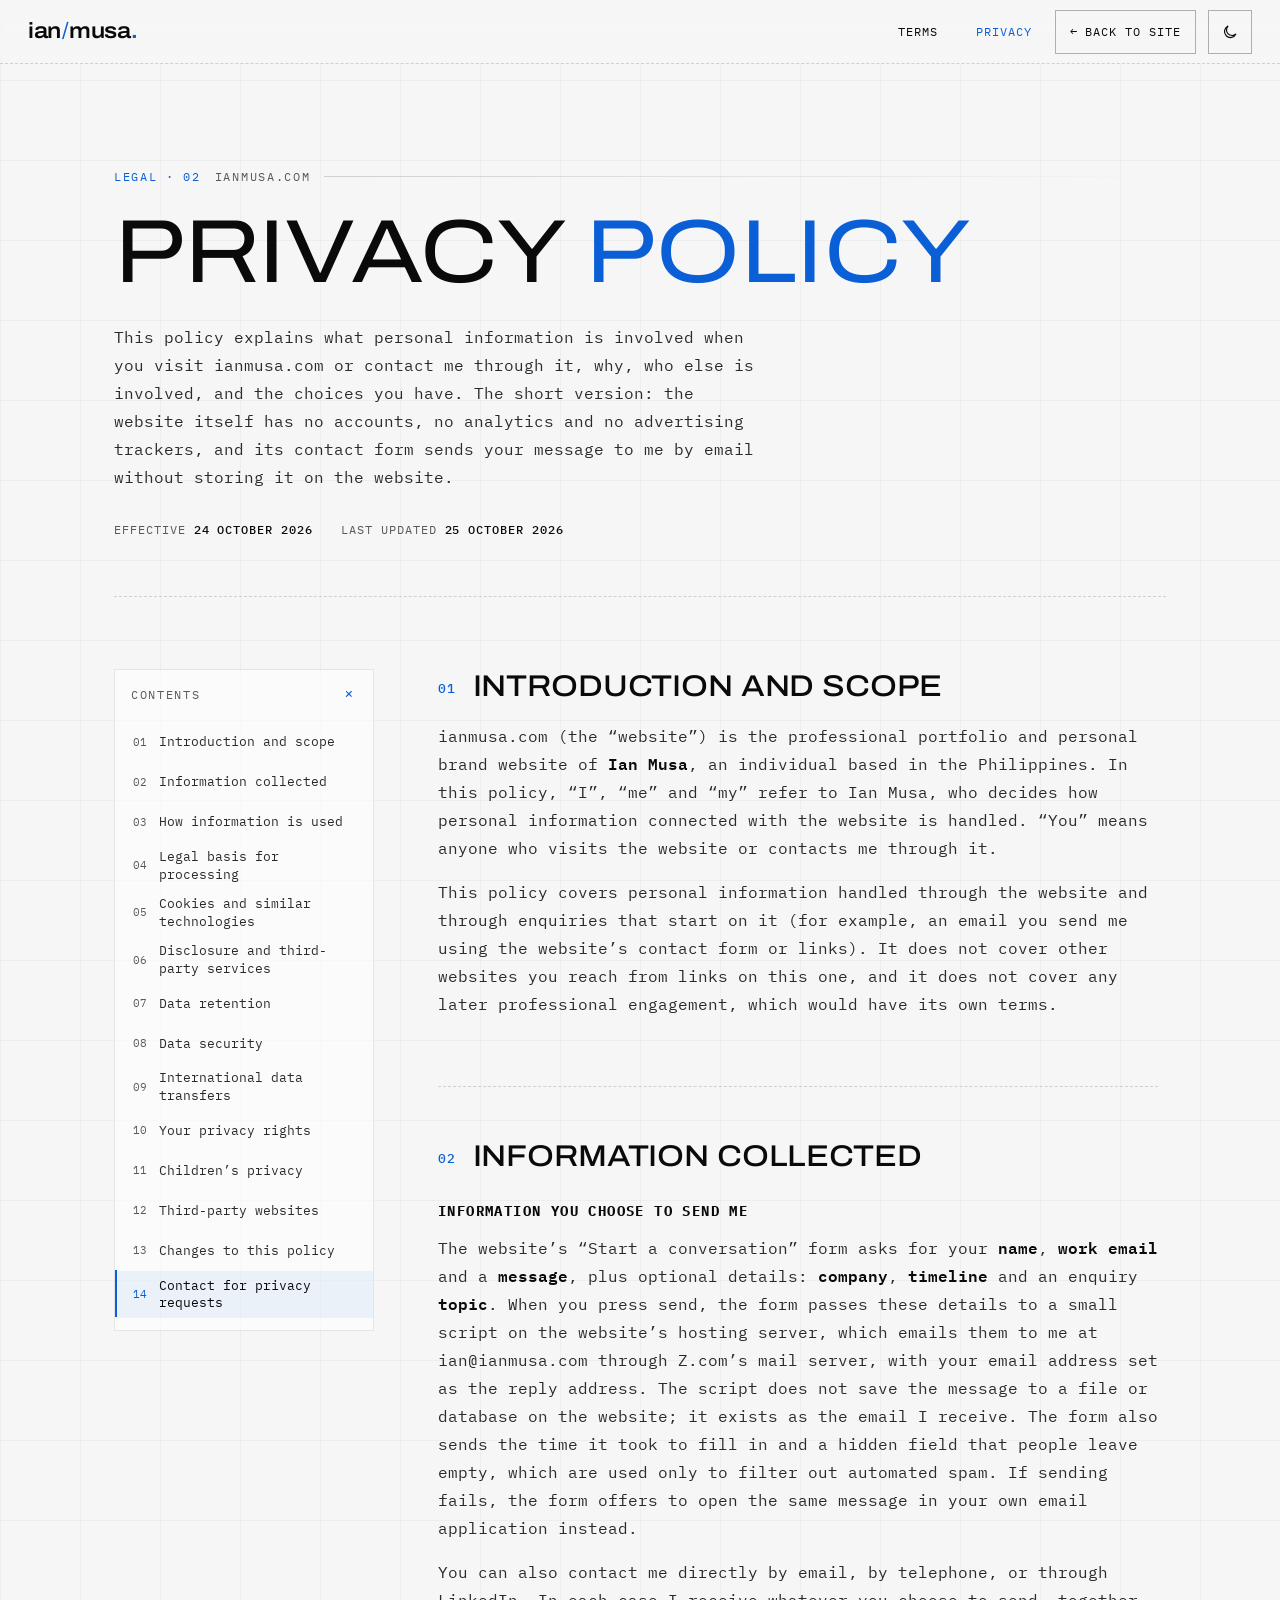
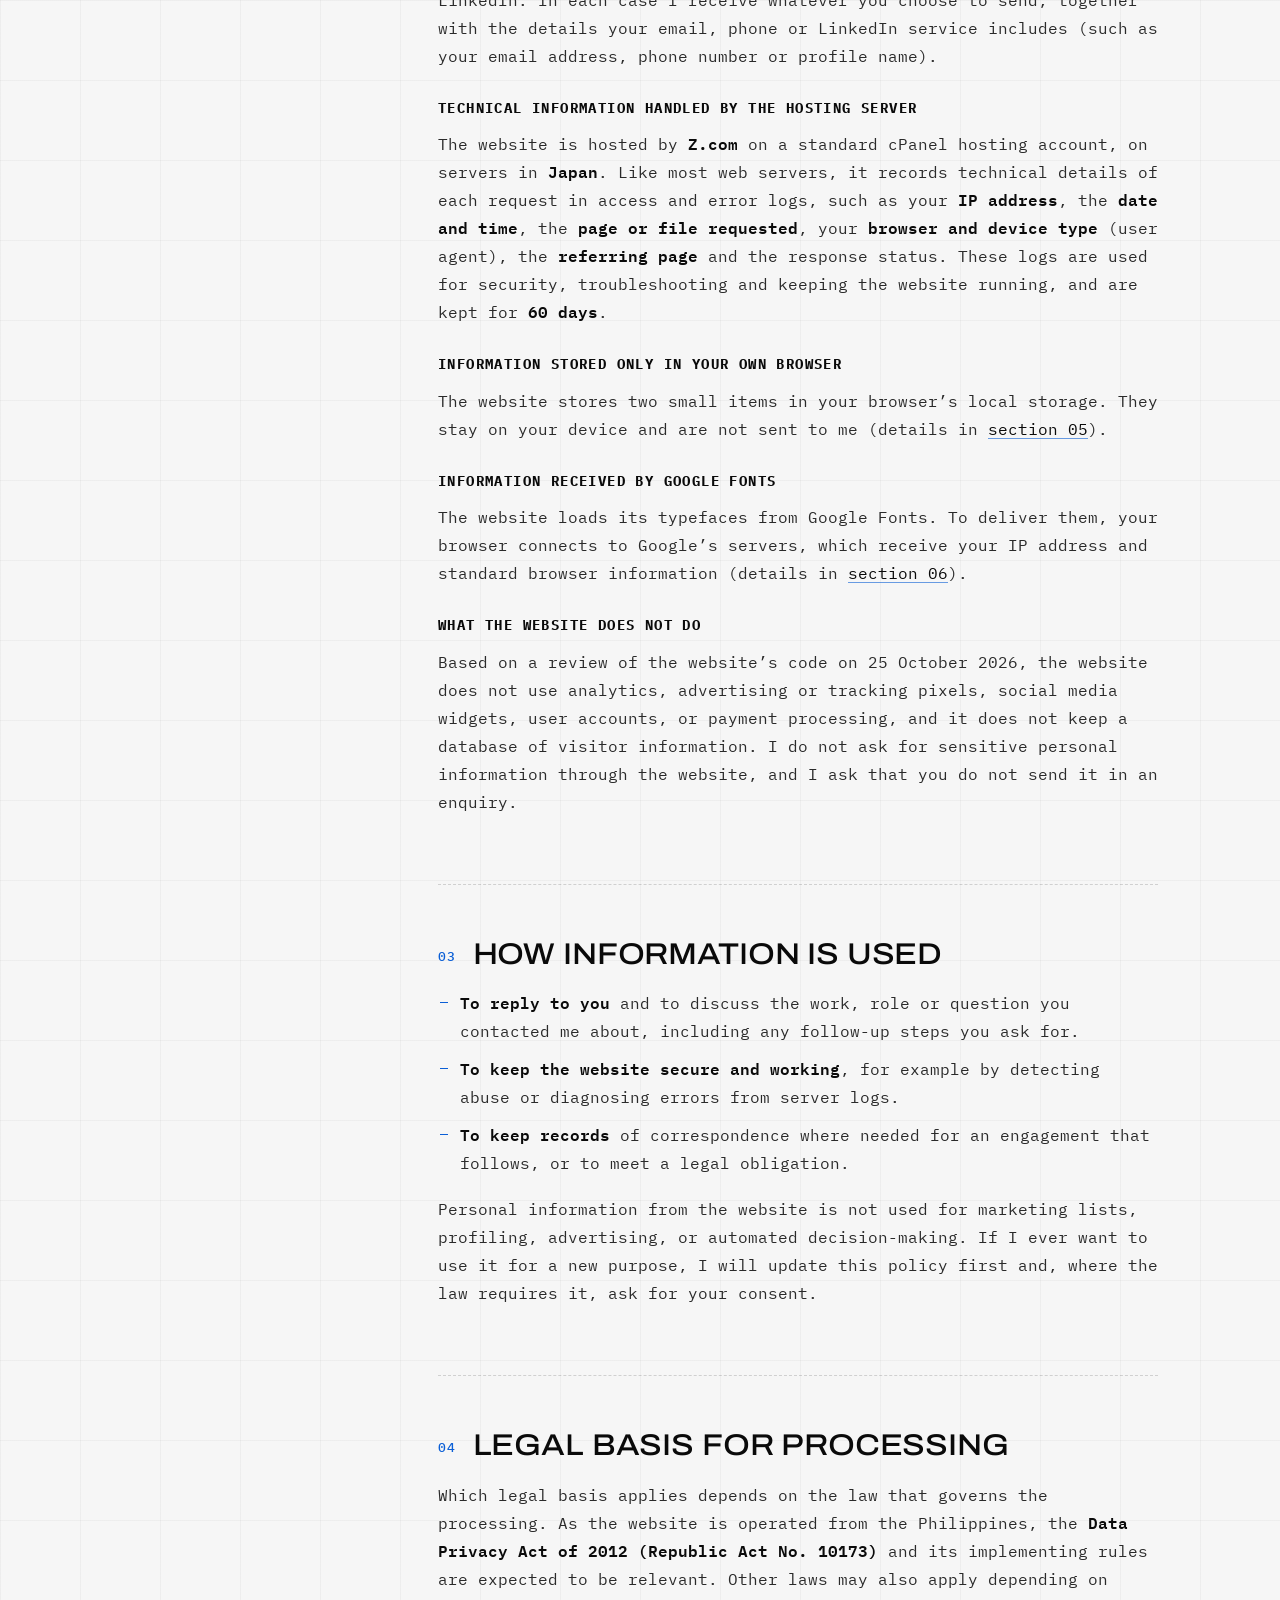
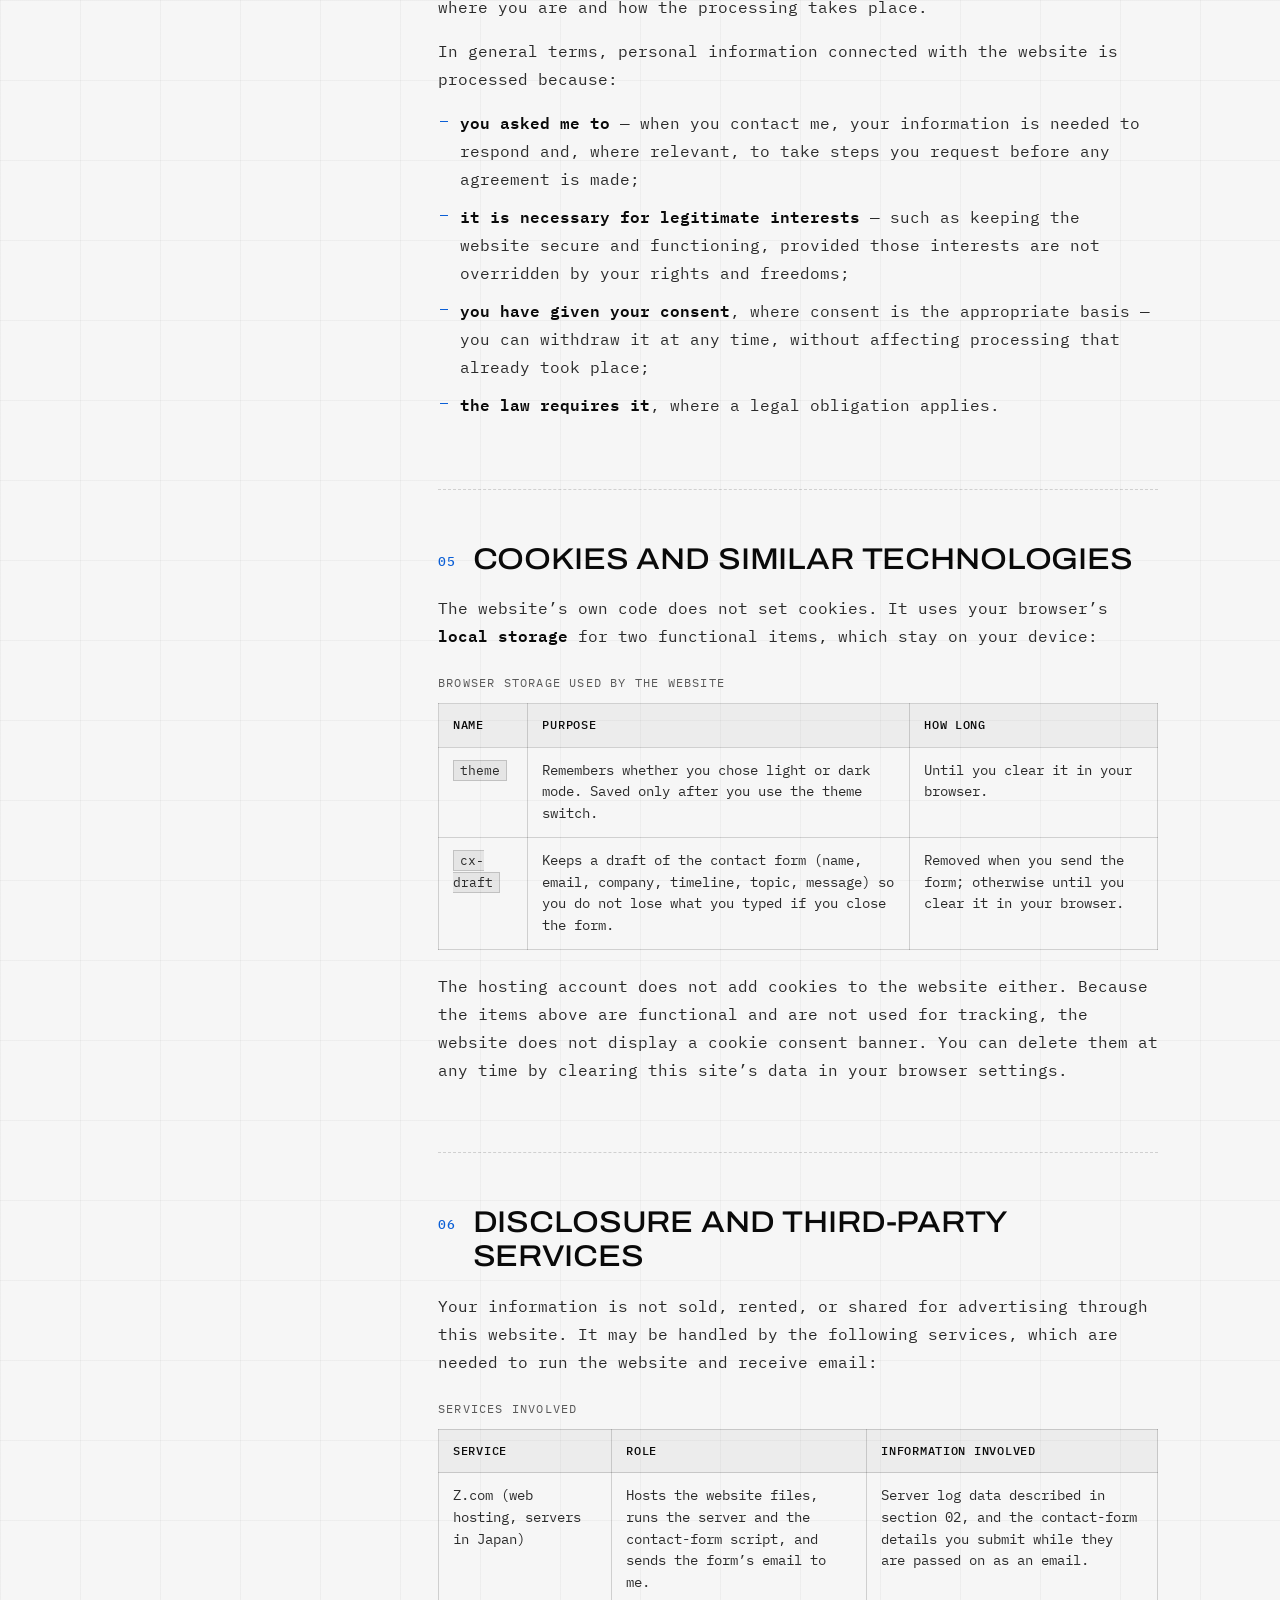
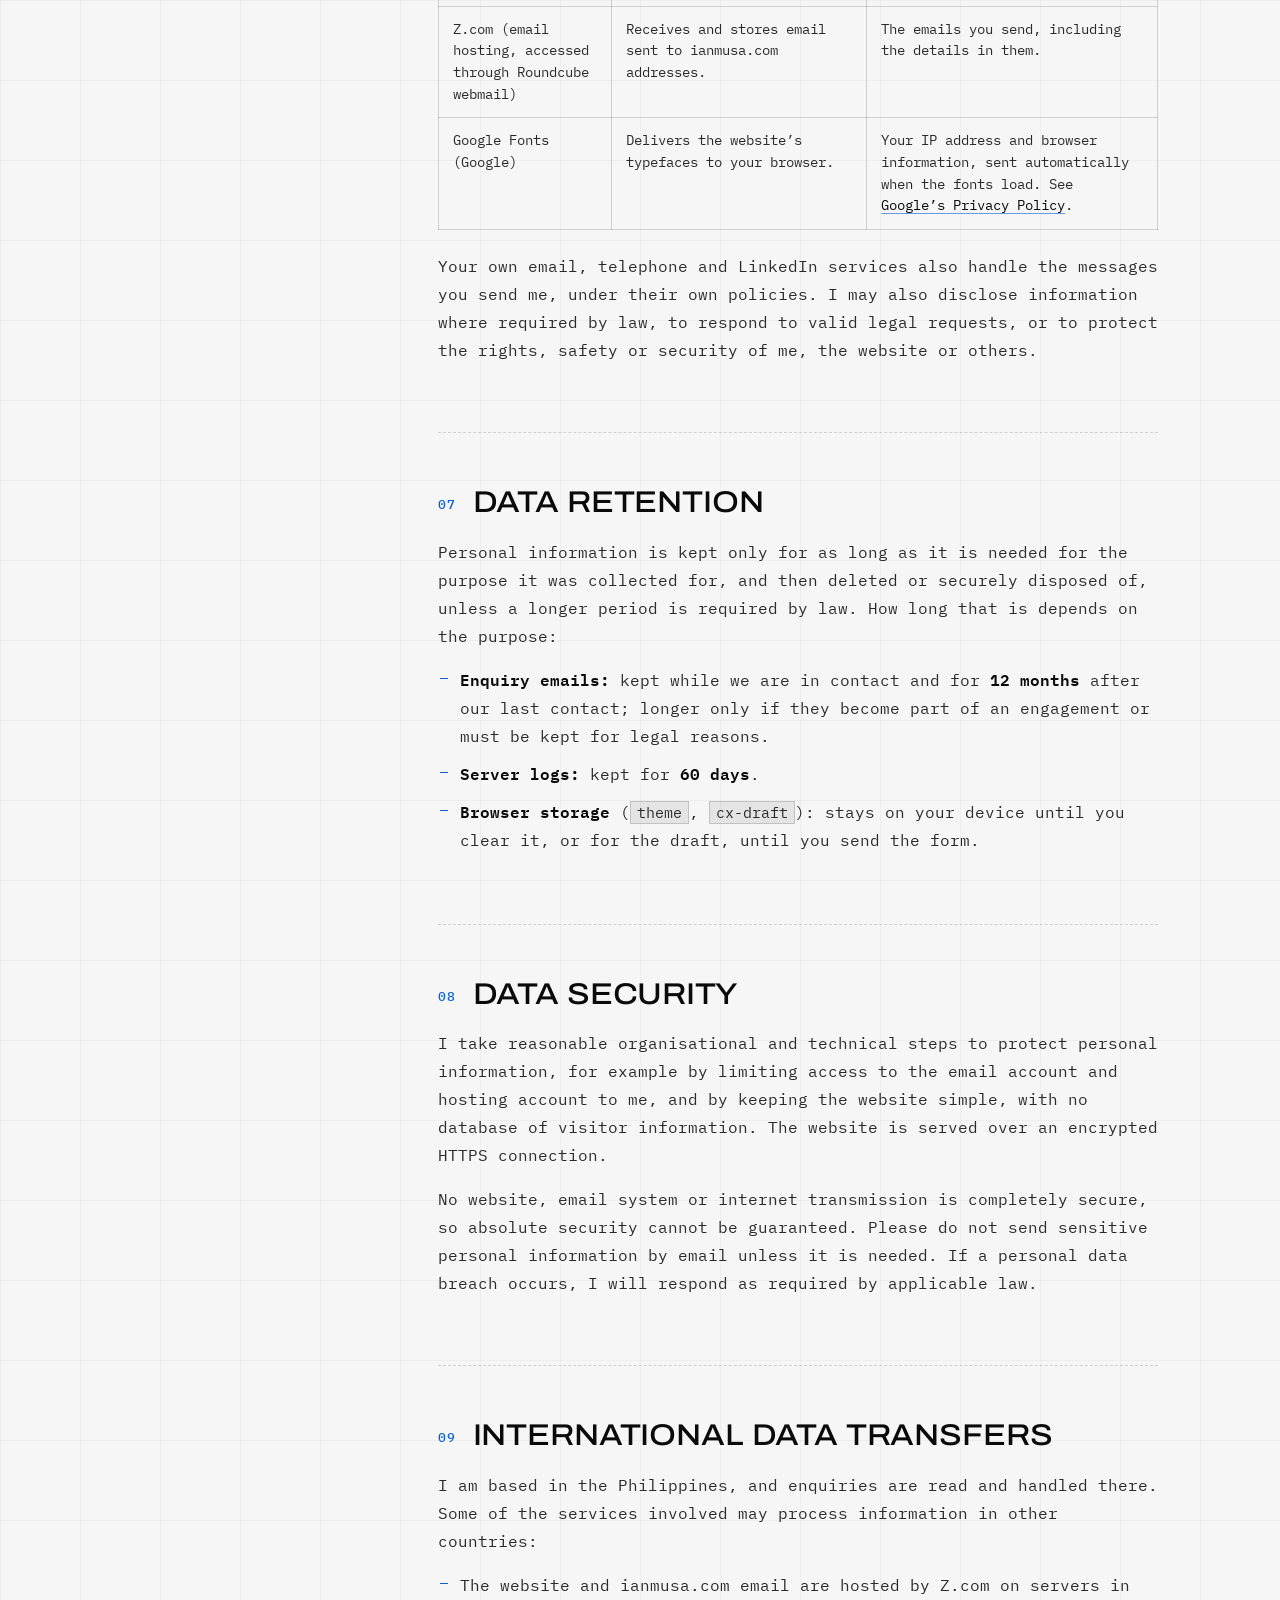
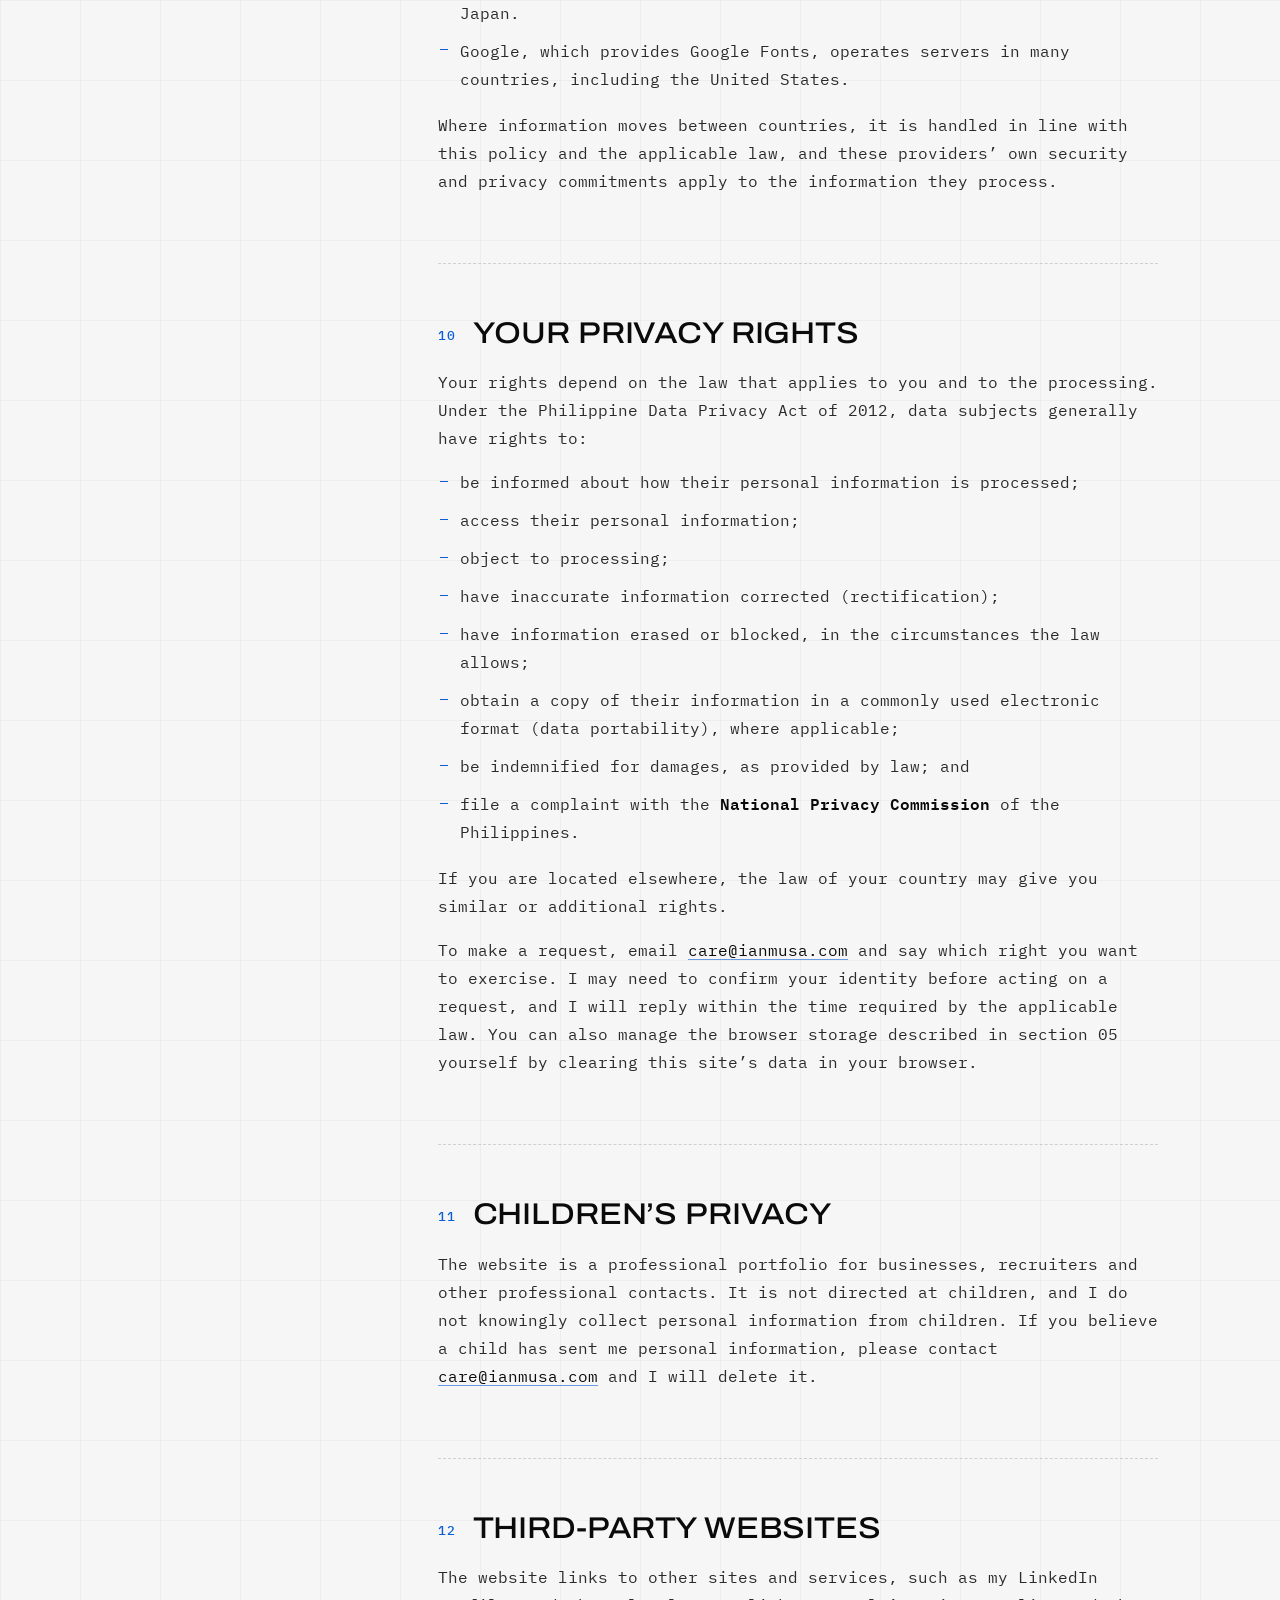
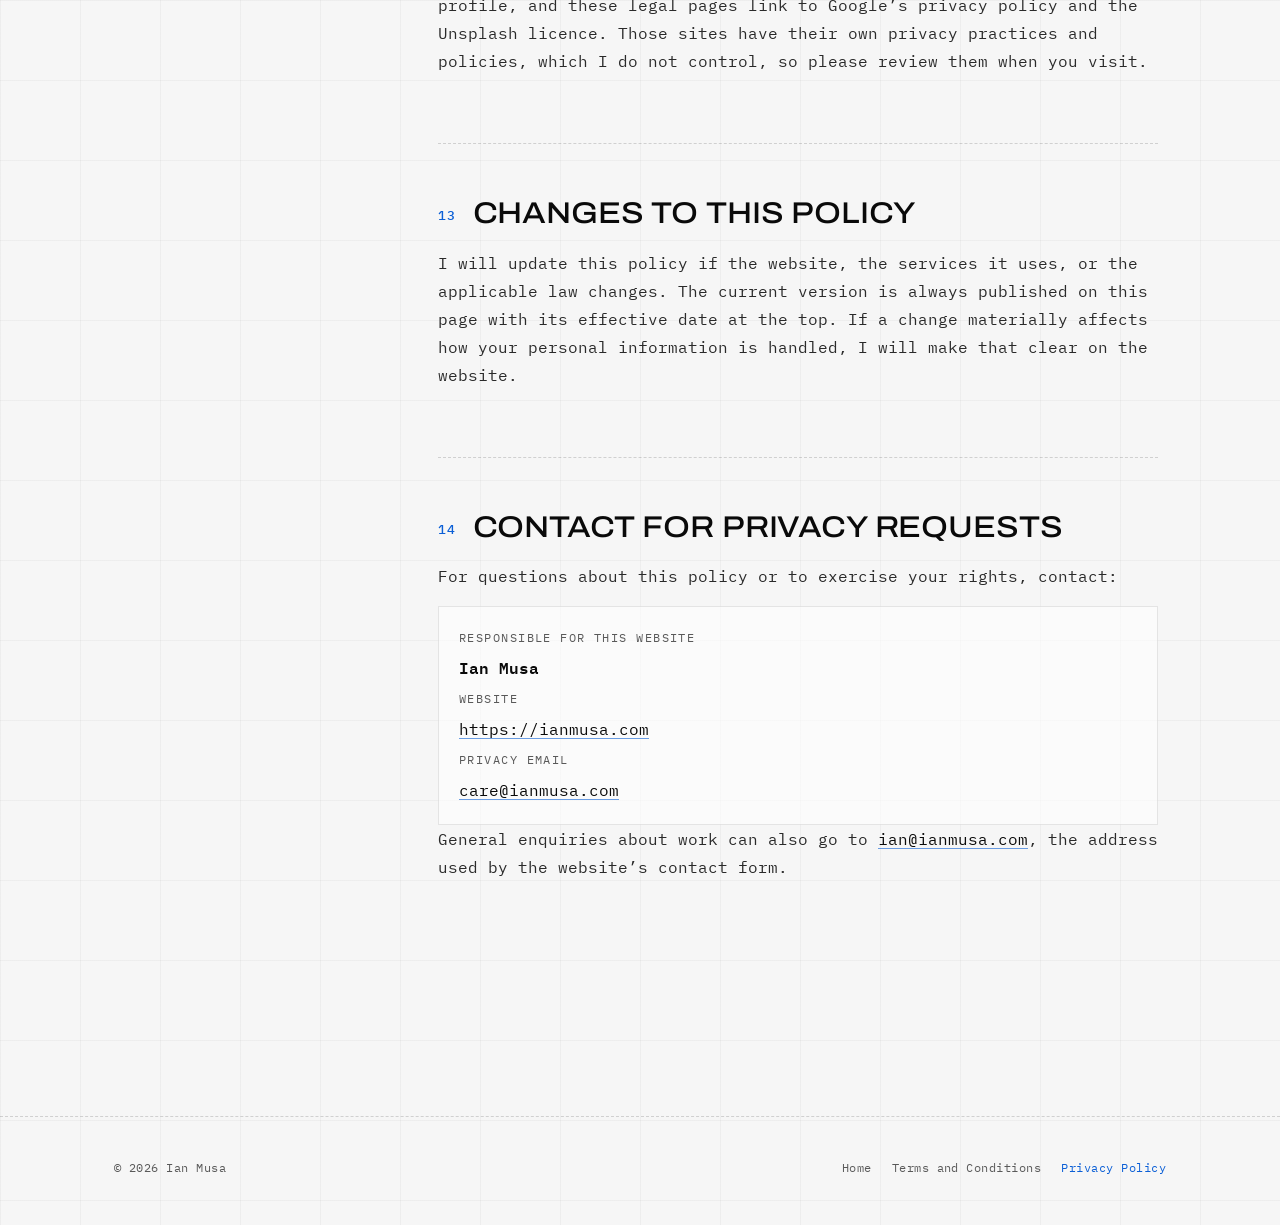
<file: privacy.html>
<!doctype html>
<html lang="en">
<head>
<meta charset="utf-8">
<meta name="viewport" content="width=device-width, initial-scale=1">
<title>Privacy Policy — Ian Musa</title>
<meta name="description" content="How ianmusa.com, the professional portfolio of Ian Musa, handles personal information: what is collected, why, and your choices.">
<link rel="canonical" href="https://ianmusa.com/privacy.html">
<meta name="theme-color" content="#080808">
<link rel="icon" type="image/svg+xml" href="data:image/svg+xml,%3Csvg xmlns='http://www.w3.org/2000/svg' viewBox='0 0 64 64'%3E%3Crect width='64' height='64' rx='12' fill='%23060606'/%3E%3Cpath d='M22 18v28' stroke='%23F2F2F2' stroke-width='6' stroke-linecap='round'/%3E%3Cpath d='M44 14 32 50' stroke='%2339FF8C' stroke-width='6' stroke-linecap='round'/%3E%3C/svg%3E">
<link rel="apple-touch-icon" href="apple-touch-icon.png">
<script>
  // same theme choice as the homepage: saved preference, else the system setting
  (function () {
    var t;
    try { t = localStorage.getItem('theme'); } catch (e) {}
    if (t !== 'light' && t !== 'dark') t = matchMedia('(prefers-color-scheme: light)').matches ? 'light' : 'dark';
    document.documentElement.dataset.theme = t;
  })();
</script>
<link rel="preconnect" href="https://fonts.googleapis.com">
<link rel="preconnect" href="https://fonts.gstatic.com" crossorigin>
<link href="https://fonts.googleapis.com/css2?family=Archivo:wdth,wght@62..125,300..800&family=IBM+Plex+Mono:wght@400;500;600&display=swap" rel="stylesheet">
<link rel="stylesheet" href="legal.css?v=2">
</head>
<body>
<a class="skip-link" href="#main">Skip to content</a>

<header class="site-header">
  <div class="bar">
    <a class="wordmark" href="index.html" aria-label="Ian Musa — home">ian<span class="slash">/</span>musa<span class="dot">.</span></a>
    <a class="head-link alt" href="terms.html">Terms</a>
    <a class="head-link alt" href="privacy.html" aria-current="page">Privacy</a>
    <a class="head-link back" href="index.html">← Back to site</a>
    <button class="theme-btn" type="button" id="theme-btn" aria-label="Switch to light mode">
      <svg class="i-sun" viewBox="0 0 24 24" fill="none" stroke="currentColor" stroke-width="1.6" aria-hidden="true"><circle cx="12" cy="12" r="4"/><path d="M12 2v2M12 20v2M2 12h2M20 12h2M4.9 4.9l1.4 1.4M17.7 17.7l1.4 1.4M4.9 19.1l1.4-1.4M17.7 6.3l1.4-1.4"/></svg>
      <svg class="i-moon" viewBox="0 0 24 24" fill="none" stroke="currentColor" stroke-width="1.6" aria-hidden="true"><path d="M20 14.5A8 8 0 1 1 9.5 4a6.5 6.5 0 0 0 10.5 10.5z"/></svg>
    </button>
  </div>
</header>

<main id="main">
  <div class="wrap">
    <header class="doc-head">
      <p class="eyebrow"><span class="idx">Legal · 02</span> ianmusa.com</p>
      <h1>Privacy <em>Policy</em></h1>
      <p class="doc-intro">This policy explains what personal information is involved when you visit ianmusa.com or contact me through it, why, who else is involved, and the choices you have. The short version: the website itself has no accounts, no analytics and no advertising trackers, and its contact form sends your message to me by email without storing it on the website.</p>
      <ul class="doc-meta">
        <li>Effective <b><time datetime="2026-10-24">24 October 2026</time></b></li>
        <li>Last updated <b><time datetime="2026-10-25">25 October 2026</time></b></li>
      </ul>
    </header>

    <div class="doc">
      <nav class="toc" aria-label="Contents">
        <details open>
          <summary>Contents</summary>
          <ol>
            <li><a href="#scope">Introduction and scope</a></li>
            <li><a href="#collect">Information collected</a></li>
            <li><a href="#use">How information is used</a></li>
            <li><a href="#basis">Legal basis for processing</a></li>
            <li><a href="#cookies">Cookies and similar technologies</a></li>
            <li><a href="#sharing">Disclosure and third-party services</a></li>
            <li><a href="#retention">Data retention</a></li>
            <li><a href="#security">Data security</a></li>
            <li><a href="#transfers">International data transfers</a></li>
            <li><a href="#rights">Your privacy rights</a></li>
            <li><a href="#children">Children’s privacy</a></li>
            <li><a href="#external">Third-party websites</a></li>
            <li><a href="#changes">Changes to this policy</a></li>
            <li><a href="#contact">Contact for privacy requests</a></li>
          </ol>
        </details>
      </nav>

      <article class="doc-body">
        <section id="scope" aria-labelledby="scope-h">
          <h2 id="scope-h">Introduction and scope</h2>
          <p>ianmusa.com (the “website”) is the professional portfolio and personal brand website of <strong>Ian Musa</strong>, an individual based in the Philippines. In this policy, “I”, “me” and “my” refer to Ian Musa, who decides how personal information connected with the website is handled. “You” means anyone who visits the website or contacts me through it.</p>
          <p>This policy covers personal information handled through the website and through enquiries that start on it (for example, an email you send me using the website’s contact form or links). It does not cover other websites you reach from links on this one, and it does not cover any later professional engagement, which would have its own terms.</p>
        </section>

        <section id="collect" aria-labelledby="collect-h">
          <h2 id="collect-h">Information collected</h2>
          <h3>Information you choose to send me</h3>
          <p>The website’s “Start a conversation” form asks for your <strong>name</strong>, <strong>work email</strong> and a <strong>message</strong>, plus optional details: <strong>company</strong>, <strong>timeline</strong> and an enquiry <strong>topic</strong>. When you press send, the form passes these details to a small script on the website’s hosting server, which emails them to me at ian@ianmusa.com through Z.com’s mail server, with your email address set as the reply address. The script does not save the message to a file or database on the website; it exists as the email I receive. The form also sends the time it took to fill in and a hidden field that people leave empty, which are used only to filter out automated spam. If sending fails, the form offers to open the same message in your own email application instead.</p>
          <p>You can also contact me directly by email, by telephone, or through LinkedIn. In each case I receive whatever you choose to send, together with the details your email, phone or LinkedIn service includes (such as your email address, phone number or profile name).</p>

          <h3>Technical information handled by the hosting server</h3>
          <p>The website is hosted by <strong>Z.com</strong> on a standard cPanel hosting account, on servers in <strong>Japan</strong>. Like most web servers, it records technical details of each request in access and error logs, such as your <strong>IP address</strong>, the <strong>date and time</strong>, the <strong>page or file requested</strong>, your <strong>browser and device type</strong> (user agent), the <strong>referring page</strong> and the response status. These logs are used for security, troubleshooting and keeping the website running, and are kept for <strong>60 days</strong>.</p>

          <h3>Information stored only in your own browser</h3>
          <p>The website stores two small items in your browser’s local storage. They stay on your device and are not sent to me (details in <a href="#cookies">section 05</a>).</p>

          <h3>Information received by Google Fonts</h3>
          <p>The website loads its typefaces from Google Fonts. To deliver them, your browser connects to Google’s servers, which receive your IP address and standard browser information (details in <a href="#sharing">section 06</a>).</p>

          <h3>What the website does not do</h3>
          <p>Based on a review of the website’s code on 25 October 2026, the website does not use analytics, advertising or tracking pixels, social media widgets, user accounts, or payment processing, and it does not keep a database of visitor information. I do not ask for sensitive personal information through the website, and I ask that you do not send it in an enquiry.</p>
        </section>

        <section id="use" aria-labelledby="use-h">
          <h2 id="use-h">How information is used</h2>
          <ul>
            <li><strong>To reply to you</strong> and to discuss the work, role or question you contacted me about, including any follow-up steps you ask for.</li>
            <li><strong>To keep the website secure and working</strong>, for example by detecting abuse or diagnosing errors from server logs.</li>
            <li><strong>To keep records</strong> of correspondence where needed for an engagement that follows, or to meet a legal obligation.</li>
          </ul>
          <p>Personal information from the website is not used for marketing lists, profiling, advertising, or automated decision-making. If I ever want to use it for a new purpose, I will update this policy first and, where the law requires it, ask for your consent.</p>
        </section>

        <section id="basis" aria-labelledby="basis-h">
          <h2 id="basis-h">Legal basis for processing</h2>
          <p>Which legal basis applies depends on the law that governs the processing. As the website is operated from the Philippines, the <strong>Data Privacy Act of 2012 (Republic Act No. 10173)</strong> and its implementing rules are expected to be relevant. Other laws may also apply depending on where you are and how the processing takes place.</p>
          <p>In general terms, personal information connected with the website is processed because:</p>
          <ul>
            <li><strong>you asked me to</strong> — when you contact me, your information is needed to respond and, where relevant, to take steps you request before any agreement is made;</li>
            <li><strong>it is necessary for legitimate interests</strong> — such as keeping the website secure and functioning, provided those interests are not overridden by your rights and freedoms;</li>
            <li><strong>you have given your consent</strong>, where consent is the appropriate basis — you can withdraw it at any time, without affecting processing that already took place;</li>
            <li><strong>the law requires it</strong>, where a legal obligation applies.</li>
          </ul>
        </section>

        <section id="cookies" aria-labelledby="cookies-h">
          <h2 id="cookies-h">Cookies and similar technologies</h2>
          <p>The website’s own code does not set cookies. It uses your browser’s <strong>local storage</strong> for two functional items, which stay on your device:</p>
          <div class="table-scroll">
            <table class="facts">
              <caption>Browser storage used by the website</caption>
              <thead><tr><th scope="col">Name</th><th scope="col">Purpose</th><th scope="col">How long</th></tr></thead>
              <tbody>
                <tr><td><code>theme</code></td><td>Remembers whether you chose light or dark mode. Saved only after you use the theme switch.</td><td>Until you clear it in your browser.</td></tr>
                <tr><td><code>cx-draft</code></td><td>Keeps a draft of the contact form (name, email, company, timeline, topic, message) so you do not lose what you typed if you close the form.</td><td>Removed when you send the form; otherwise until you clear it in your browser.</td></tr>
              </tbody>
            </table>
          </div>
          <p>The hosting account does not add cookies to the website either. Because the items above are functional and are not used for tracking, the website does not display a cookie consent banner. You can delete them at any time by clearing this site’s data in your browser settings.</p>
        </section>

        <section id="sharing" aria-labelledby="sharing-h">
          <h2 id="sharing-h">Disclosure and third-party services</h2>
          <p>Your information is not sold, rented, or shared for advertising through this website. It may be handled by the following services, which are needed to run the website and receive email:</p>
          <div class="table-scroll">
            <table class="facts">
              <caption>Services involved</caption>
              <thead><tr><th scope="col">Service</th><th scope="col">Role</th><th scope="col">Information involved</th></tr></thead>
              <tbody>
                <tr><td>Z.com (web hosting, servers in Japan)</td><td>Hosts the website files, runs the server and the contact-form script, and sends the form’s email to me.</td><td>Server log data described in section 02, and the contact-form details you submit while they are passed on as an email.</td></tr>
                <tr><td>Z.com (email hosting, accessed through Roundcube webmail)</td><td>Receives and stores email sent to ianmusa.com addresses.</td><td>The emails you send, including the details in them.</td></tr>
                <tr><td>Google Fonts (Google)</td><td>Delivers the website’s typefaces to your browser.</td><td>Your IP address and browser information, sent automatically when the fonts load. See <a href="https://policies.google.com/privacy" rel="noopener" target="_blank">Google’s Privacy Policy</a>.</td></tr>
              </tbody>
            </table>
          </div>
          <p>Your own email, telephone and LinkedIn services also handle the messages you send me, under their own policies. I may also disclose information where required by law, to respond to valid legal requests, or to protect the rights, safety or security of me, the website or others.</p>
        </section>

        <section id="retention" aria-labelledby="retention-h">
          <h2 id="retention-h">Data retention</h2>
          <p>Personal information is kept only for as long as it is needed for the purpose it was collected for, and then deleted or securely disposed of, unless a longer period is required by law. How long that is depends on the purpose:</p>
          <ul>
            <li><strong>Enquiry emails:</strong> kept while we are in contact and for <strong>12 months</strong> after our last contact; longer only if they become part of an engagement or must be kept for legal reasons.</li>
            <li><strong>Server logs:</strong> kept for <strong>60 days</strong>.</li>
            <li><strong>Browser storage</strong> (<code>theme</code>, <code>cx-draft</code>): stays on your device until you clear it, or for the draft, until you send the form.</li>
          </ul>
        </section>

        <section id="security" aria-labelledby="security-h">
          <h2 id="security-h">Data security</h2>
          <p>I take reasonable organisational and technical steps to protect personal information, for example by limiting access to the email account and hosting account to me, and by keeping the website simple, with no database of visitor information. The website is served over an encrypted HTTPS connection.</p>
          <p>No website, email system or internet transmission is completely secure, so absolute security cannot be guaranteed. Please do not send sensitive personal information by email unless it is needed. If a personal data breach occurs, I will respond as required by applicable law.</p>
        </section>

        <section id="transfers" aria-labelledby="transfers-h">
          <h2 id="transfers-h">International data transfers</h2>
          <p>I am based in the Philippines, and enquiries are read and handled there. Some of the services involved may process information in other countries:</p>
          <ul>
            <li>The website and ianmusa.com email are hosted by Z.com on servers in Japan.</li>
            <li>Google, which provides Google Fonts, operates servers in many countries, including the United States.</li>
          </ul>
          <p>Where information moves between countries, it is handled in line with this policy and the applicable law, and these providers’ own security and privacy commitments apply to the information they process.</p>
        </section>

        <section id="rights" aria-labelledby="rights-h">
          <h2 id="rights-h">Your privacy rights</h2>
          <p>Your rights depend on the law that applies to you and to the processing. Under the Philippine Data Privacy Act of 2012, data subjects generally have rights to:</p>
          <ul>
            <li>be informed about how their personal information is processed;</li>
            <li>access their personal information;</li>
            <li>object to processing;</li>
            <li>have inaccurate information corrected (rectification);</li>
            <li>have information erased or blocked, in the circumstances the law allows;</li>
            <li>obtain a copy of their information in a commonly used electronic format (data portability), where applicable;</li>
            <li>be indemnified for damages, as provided by law; and</li>
            <li>file a complaint with the <strong>National Privacy Commission</strong> of the Philippines.</li>
          </ul>
          <p>If you are located elsewhere, the law of your country may give you similar or additional rights.</p>
          <p>To make a request, email <a href="mailto:care@ianmusa.com">care@ianmusa.com</a> and say which right you want to exercise. I may need to confirm your identity before acting on a request, and I will reply within the time required by the applicable law. You can also manage the browser storage described in section 05 yourself by clearing this site’s data in your browser.</p>
        </section>

        <section id="children" aria-labelledby="children-h">
          <h2 id="children-h">Children’s privacy</h2>
          <p>The website is a professional portfolio for businesses, recruiters and other professional contacts. It is not directed at children, and I do not knowingly collect personal information from children. If you believe a child has sent me personal information, please contact <a href="mailto:care@ianmusa.com">care@ianmusa.com</a> and I will delete it.</p>
        </section>

        <section id="external" aria-labelledby="external-h">
          <h2 id="external-h">Third-party websites</h2>
          <p>The website links to other sites and services, such as my LinkedIn profile, and these legal pages link to Google’s privacy policy and the Unsplash licence. Those sites have their own privacy practices and policies, which I do not control, so please review them when you visit.</p>
        </section>

        <section id="changes" aria-labelledby="changes-h">
          <h2 id="changes-h">Changes to this policy</h2>
          <p>I will update this policy if the website, the services it uses, or the applicable law changes. The current version is always published on this page with its effective date at the top. If a change materially affects how your personal information is handled, I will make that clear on the website.</p>
        </section>

        <section id="contact" aria-labelledby="contact-h">
          <h2 id="contact-h">Contact for privacy requests</h2>
          <p>For questions about this policy or to exercise your rights, contact:</p>
          <div class="contact-card">
            <span>Responsible for this website</span>
            <strong>Ian Musa</strong>
            <span>Website</span>
            <a href="https://ianmusa.com">https://ianmusa.com</a>
            <span>Privacy email</span>
            <a href="mailto:care@ianmusa.com">care@ianmusa.com</a>
          </div>
          <p>General enquiries about work can also go to <a href="mailto:ian@ianmusa.com">ian@ianmusa.com</a>, the address used by the website’s contact form.</p>
        </section>
      </article>
    </div>
  </div>
</main>

<footer class="site-footer">
  <div class="wrap">
    <span>© <span id="yr">2026</span> Ian Musa</span>
    <nav aria-label="Legal">
      <a href="index.html">Home</a>
      <a href="terms.html">Terms and Conditions</a>
      <a href="privacy.html" aria-current="page">Privacy Policy</a>
    </nav>
  </div>
</footer>
<script src="legal.js?v=2" defer></script>
</body>
</html>
</file>
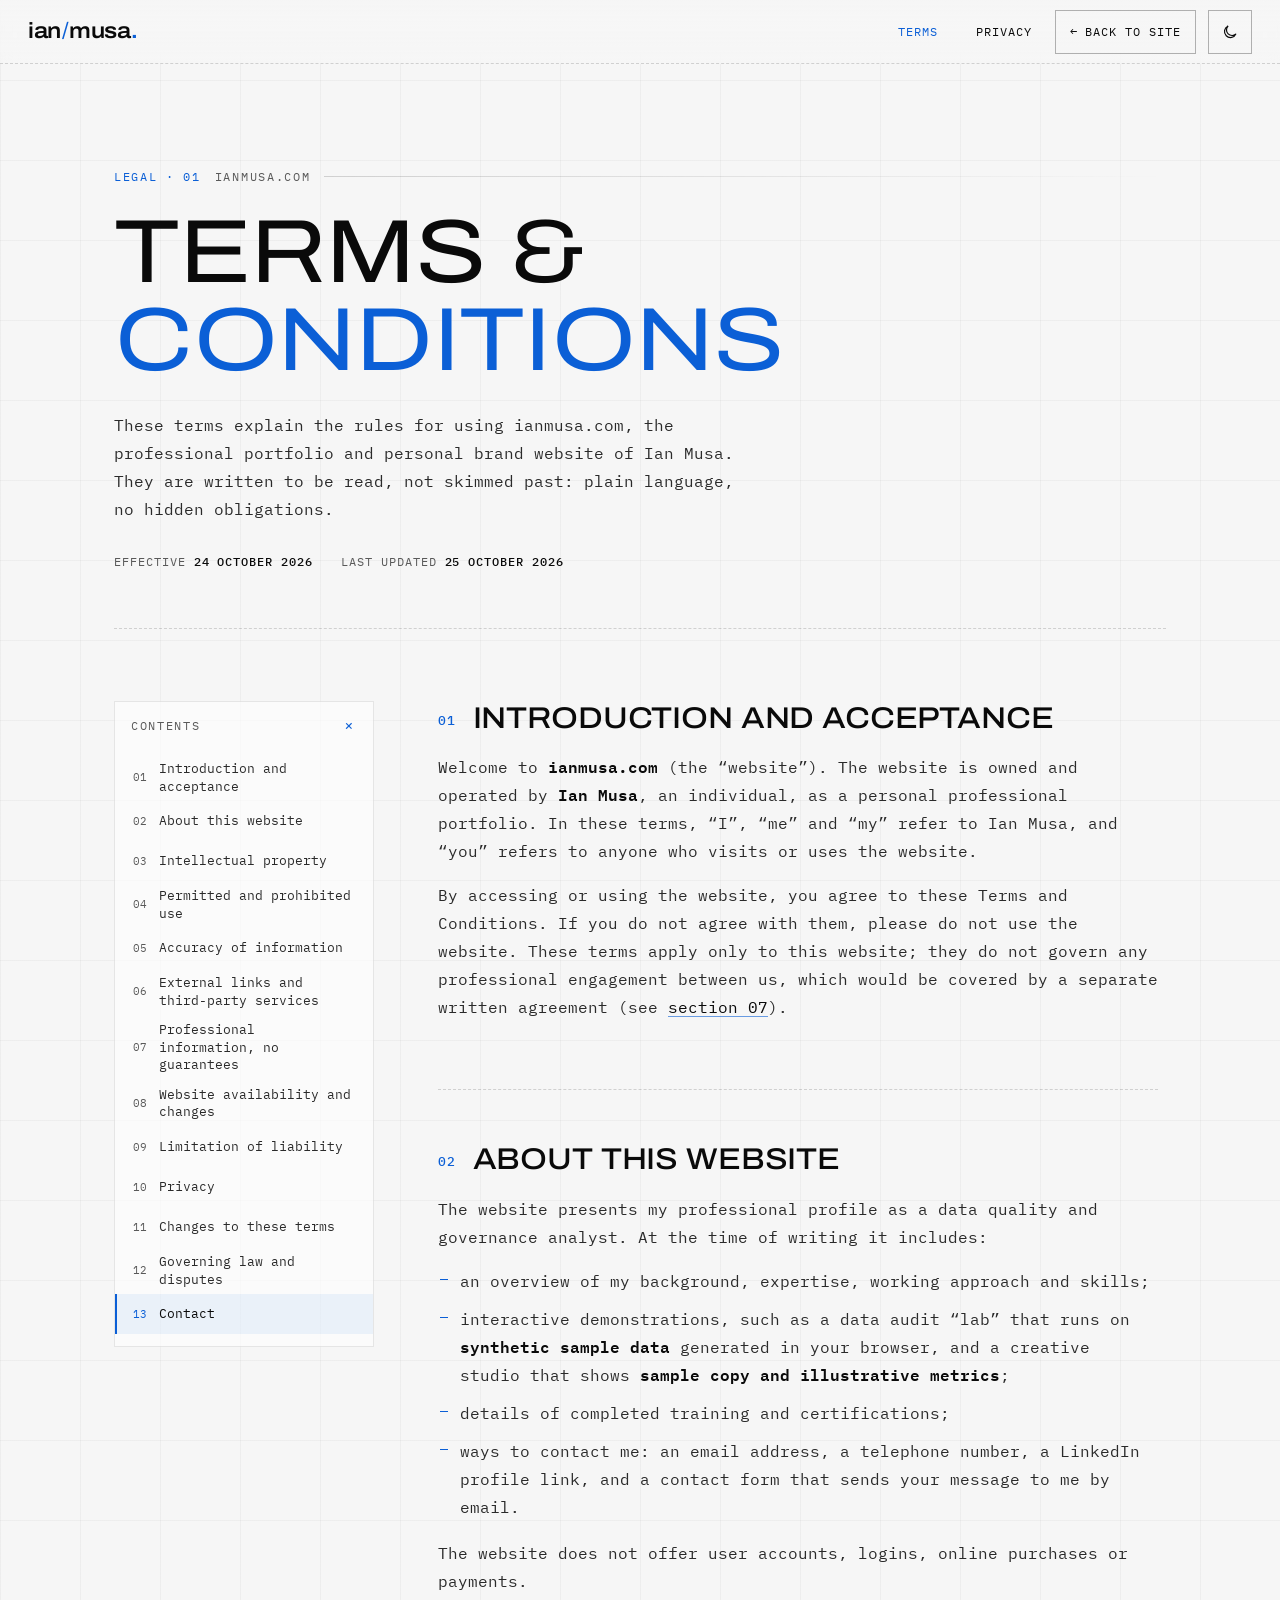
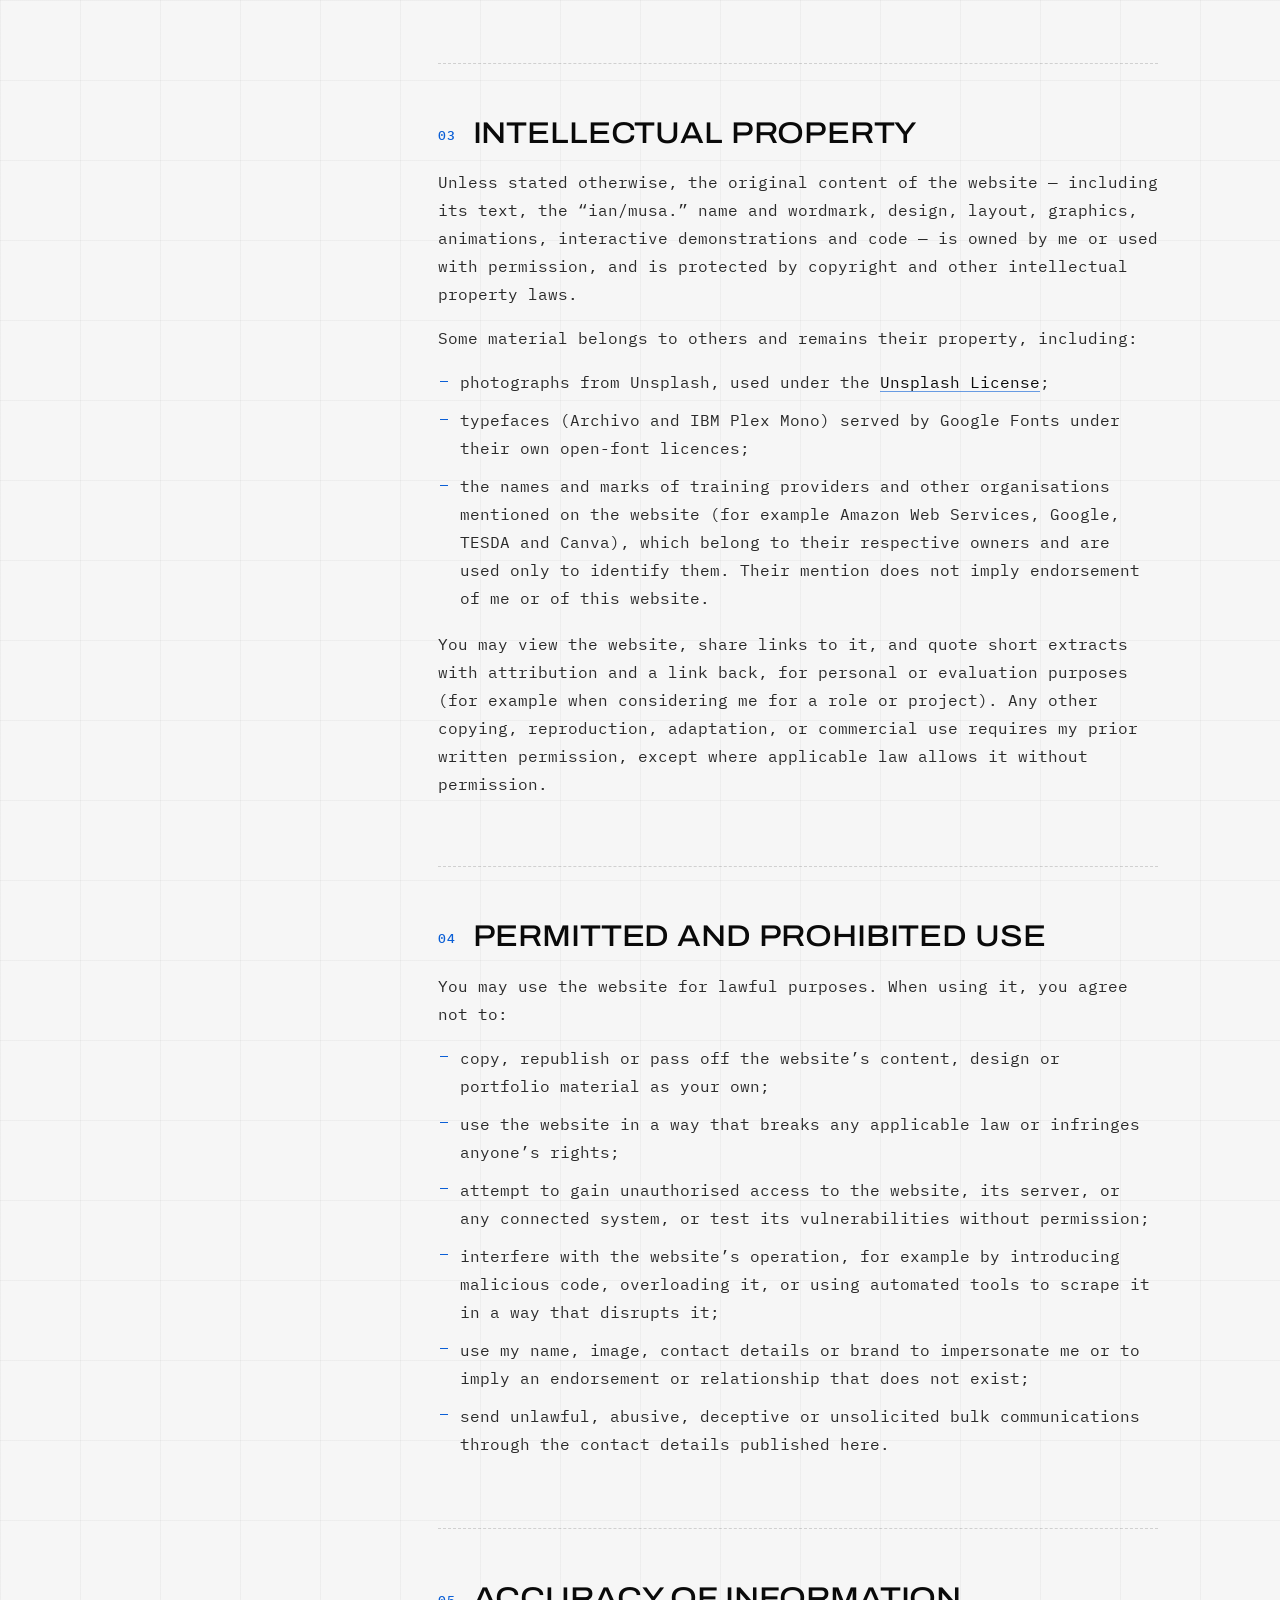
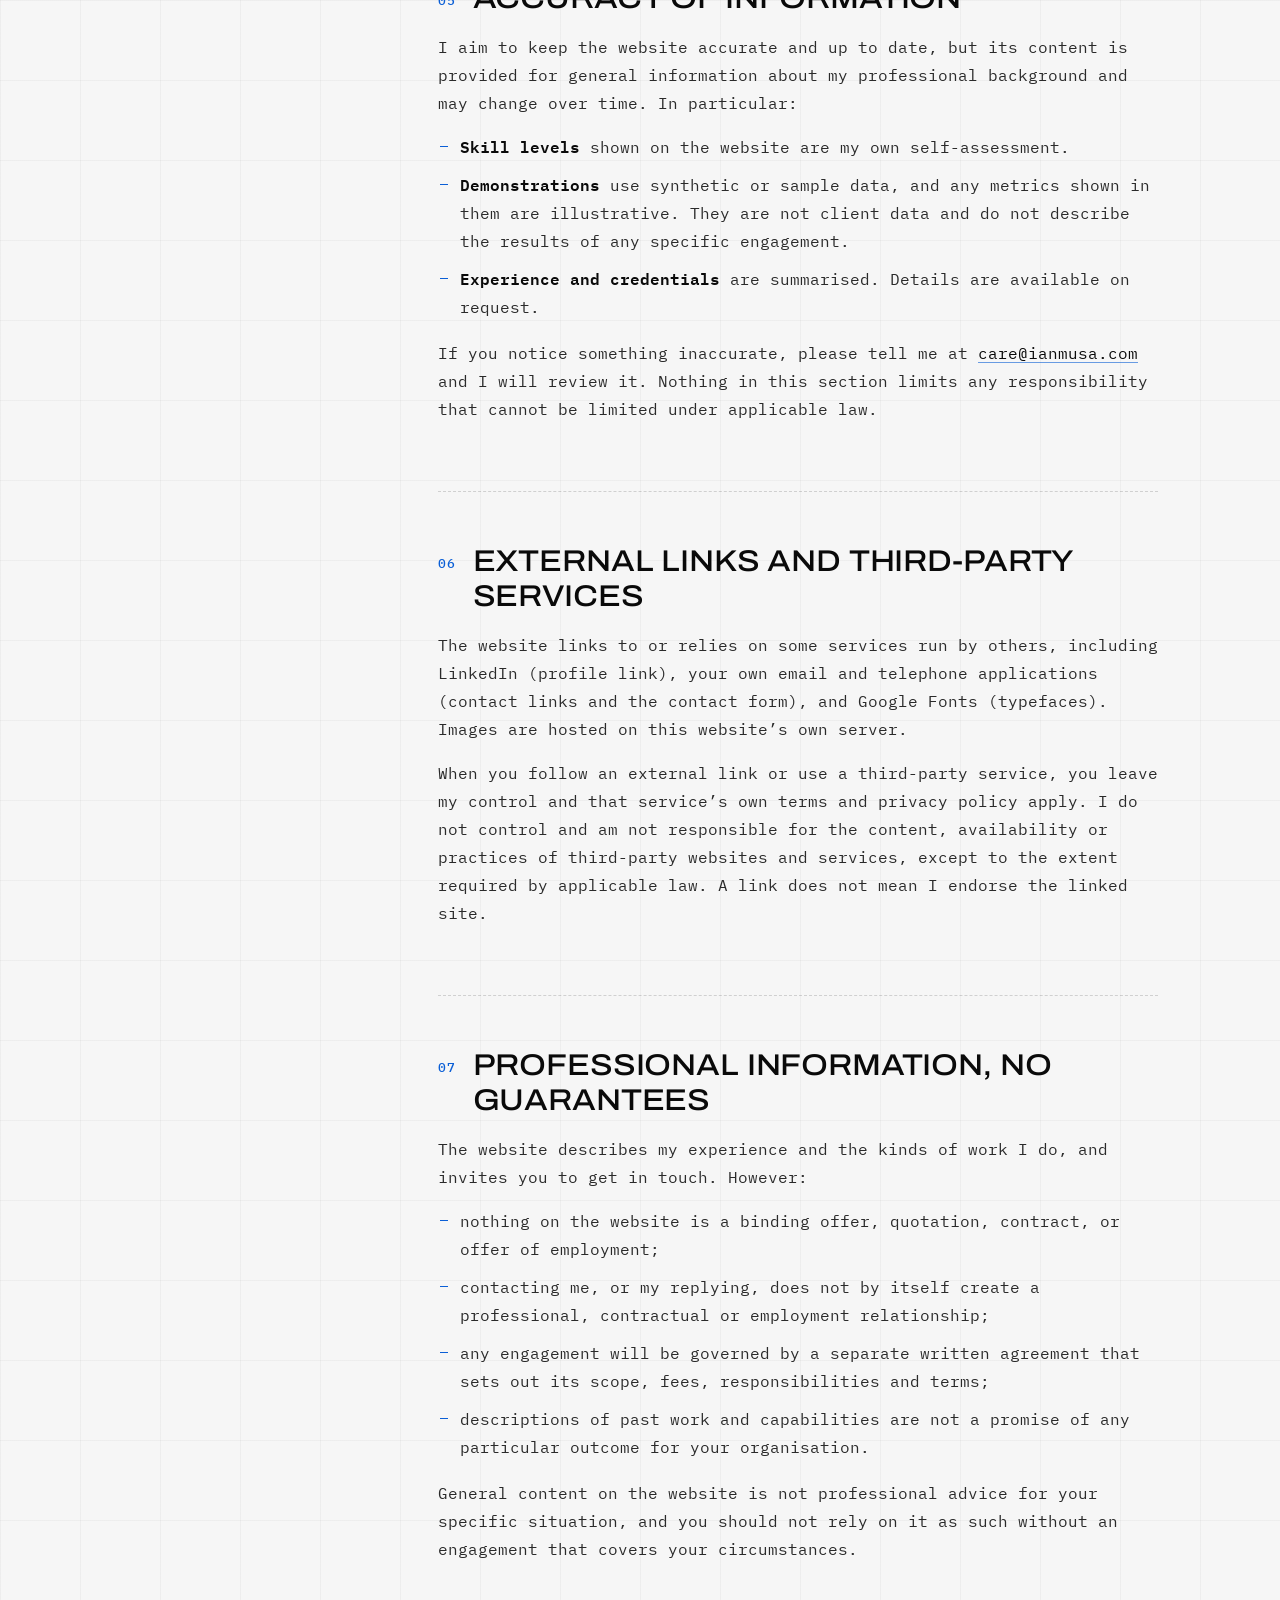
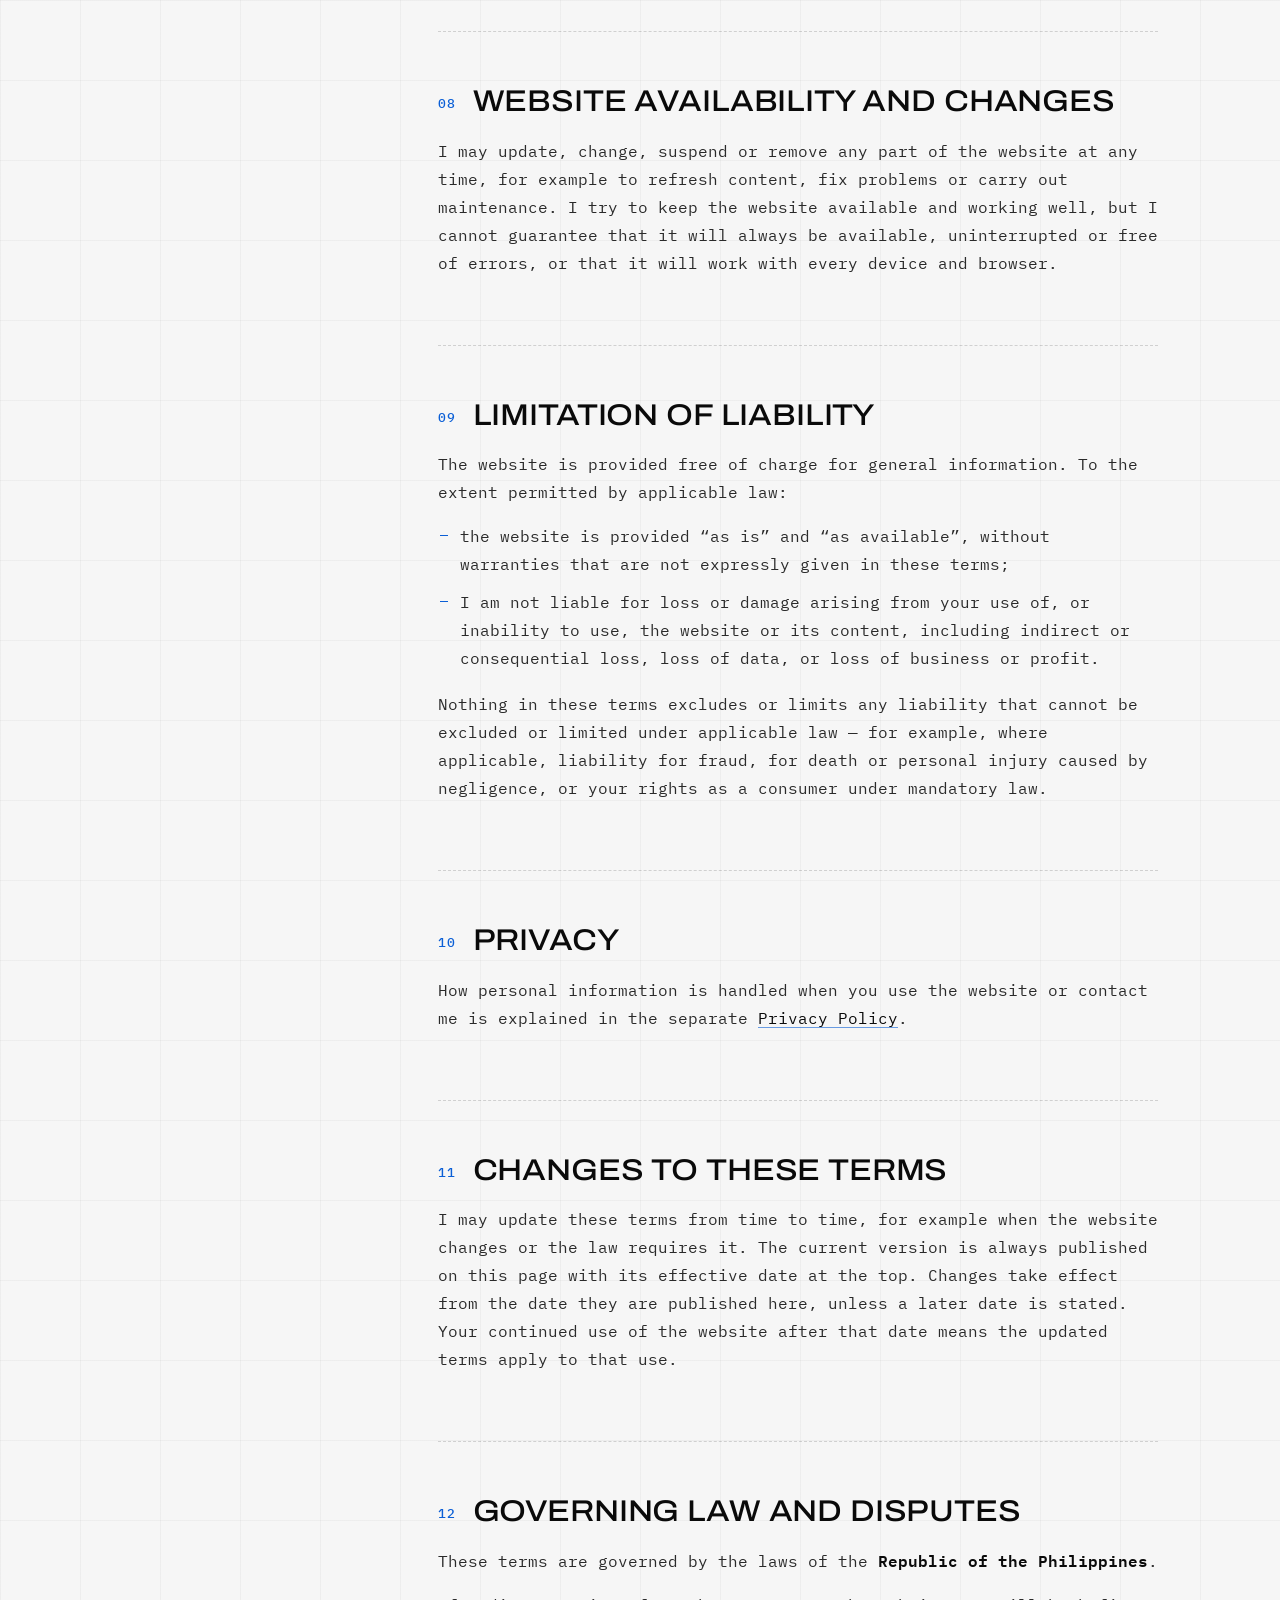
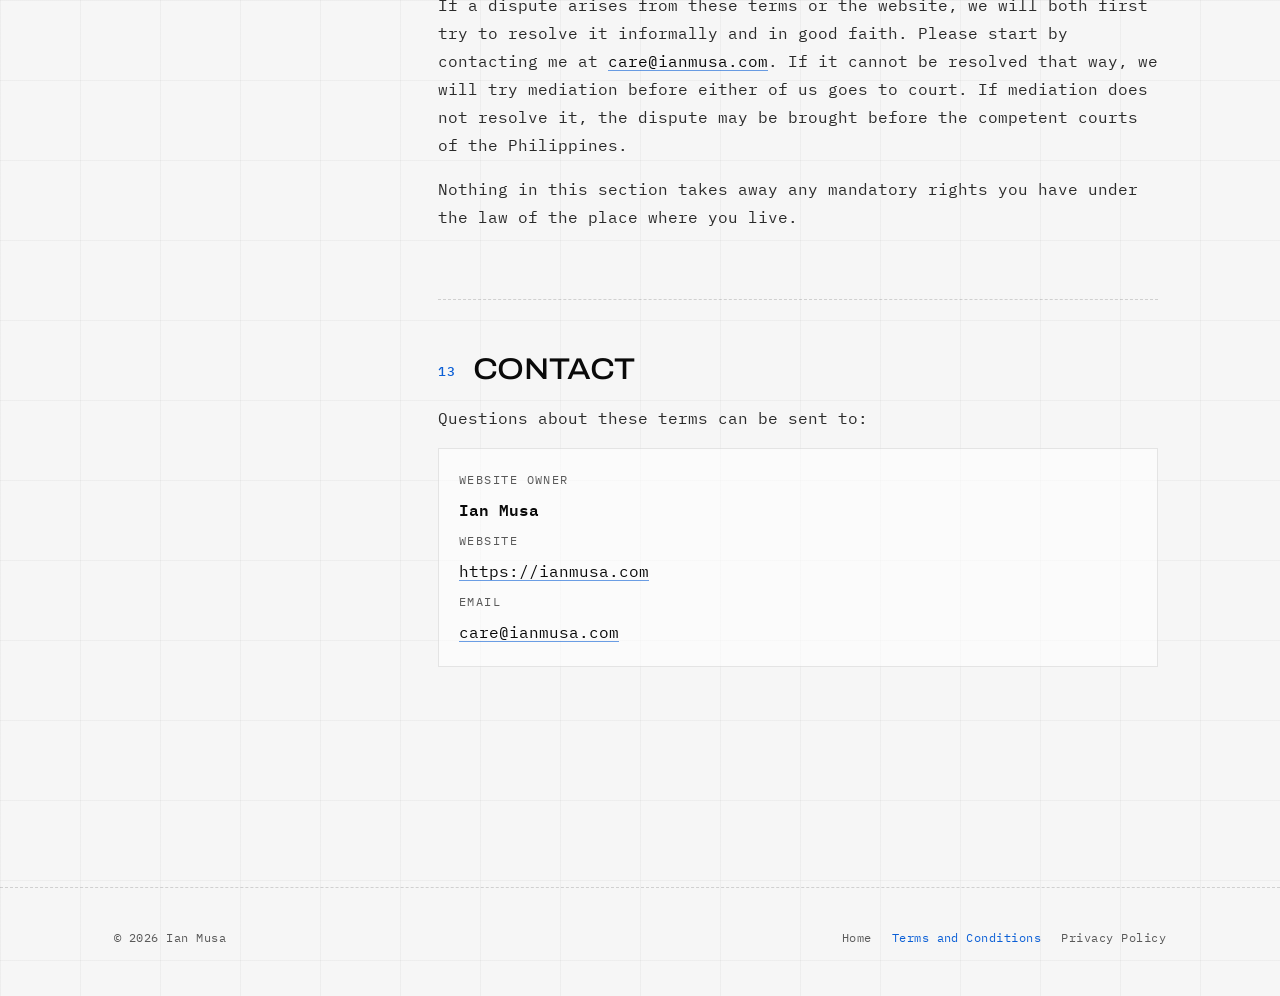
<file: terms.html>
<!doctype html>
<html lang="en">
<head>
<meta charset="utf-8">
<meta name="viewport" content="width=device-width, initial-scale=1">
<title>Terms and Conditions — Ian Musa</title>
<meta name="description" content="Terms and Conditions for ianmusa.com, the professional portfolio and personal brand website of Ian Musa.">
<link rel="canonical" href="https://ianmusa.com/terms.html">
<meta name="theme-color" content="#080808">
<link rel="icon" type="image/svg+xml" href="data:image/svg+xml,%3Csvg xmlns='http://www.w3.org/2000/svg' viewBox='0 0 64 64'%3E%3Crect width='64' height='64' rx='12' fill='%23060606'/%3E%3Cpath d='M22 18v28' stroke='%23F2F2F2' stroke-width='6' stroke-linecap='round'/%3E%3Cpath d='M44 14 32 50' stroke='%2339FF8C' stroke-width='6' stroke-linecap='round'/%3E%3C/svg%3E">
<link rel="apple-touch-icon" href="apple-touch-icon.png">
<script>
  // same theme choice as the homepage: saved preference, else the system setting
  (function () {
    var t;
    try { t = localStorage.getItem('theme'); } catch (e) {}
    if (t !== 'light' && t !== 'dark') t = matchMedia('(prefers-color-scheme: light)').matches ? 'light' : 'dark';
    document.documentElement.dataset.theme = t;
  })();
</script>
<link rel="preconnect" href="https://fonts.googleapis.com">
<link rel="preconnect" href="https://fonts.gstatic.com" crossorigin>
<link href="https://fonts.googleapis.com/css2?family=Archivo:wdth,wght@62..125,300..800&family=IBM+Plex+Mono:wght@400;500;600&display=swap" rel="stylesheet">
<link rel="stylesheet" href="legal.css?v=2">
</head>
<body>
<a class="skip-link" href="#main">Skip to content</a>

<header class="site-header">
  <div class="bar">
    <a class="wordmark" href="index.html" aria-label="Ian Musa — home">ian<span class="slash">/</span>musa<span class="dot">.</span></a>
    <a class="head-link alt" href="terms.html" aria-current="page">Terms</a>
    <a class="head-link alt" href="privacy.html">Privacy</a>
    <a class="head-link back" href="index.html">← Back to site</a>
    <button class="theme-btn" type="button" id="theme-btn" aria-label="Switch to light mode">
      <svg class="i-sun" viewBox="0 0 24 24" fill="none" stroke="currentColor" stroke-width="1.6" aria-hidden="true"><circle cx="12" cy="12" r="4"/><path d="M12 2v2M12 20v2M2 12h2M20 12h2M4.9 4.9l1.4 1.4M17.7 17.7l1.4 1.4M4.9 19.1l1.4-1.4M17.7 6.3l1.4-1.4"/></svg>
      <svg class="i-moon" viewBox="0 0 24 24" fill="none" stroke="currentColor" stroke-width="1.6" aria-hidden="true"><path d="M20 14.5A8 8 0 1 1 9.5 4a6.5 6.5 0 0 0 10.5 10.5z"/></svg>
    </button>
  </div>
</header>

<main id="main">
  <div class="wrap">
    <header class="doc-head">
      <p class="eyebrow"><span class="idx">Legal · 01</span> ianmusa.com</p>
      <h1>Terms &amp; <em>Conditions</em></h1>
      <p class="doc-intro">These terms explain the rules for using ianmusa.com, the professional portfolio and personal brand website of Ian Musa. They are written to be read, not skimmed past: plain language, no hidden obligations.</p>
      <ul class="doc-meta">
        <li>Effective <b><time datetime="2026-10-24">24 October 2026</time></b></li>
        <li>Last updated <b><time datetime="2026-10-25">25 October 2026</time></b></li>
      </ul>
    </header>

    <div class="doc">
      <nav class="toc" aria-label="Contents">
        <details open>
          <summary>Contents</summary>
          <ol>
            <li><a href="#acceptance">Introduction and acceptance</a></li>
            <li><a href="#purpose">About this website</a></li>
            <li><a href="#ip">Intellectual property</a></li>
            <li><a href="#use">Permitted and prohibited use</a></li>
            <li><a href="#accuracy">Accuracy of information</a></li>
            <li><a href="#third-party">External links and third-party services</a></li>
            <li><a href="#no-offer">Professional information, no guarantees</a></li>
            <li><a href="#availability">Website availability and changes</a></li>
            <li><a href="#liability">Limitation of liability</a></li>
            <li><a href="#privacy">Privacy</a></li>
            <li><a href="#changes">Changes to these terms</a></li>
            <li><a href="#law">Governing law and disputes</a></li>
            <li><a href="#contact">Contact</a></li>
          </ol>
        </details>
      </nav>

      <article class="doc-body">
        <section id="acceptance" aria-labelledby="acceptance-h">
          <h2 id="acceptance-h">Introduction and acceptance</h2>
          <p>Welcome to <strong>ianmusa.com</strong> (the “website”). The website is owned and operated by <strong>Ian Musa</strong>, an individual, as a personal professional portfolio. In these terms, “I”, “me” and “my” refer to Ian Musa, and “you” refers to anyone who visits or uses the website.</p>
          <p>By accessing or using the website, you agree to these Terms and Conditions. If you do not agree with them, please do not use the website. These terms apply only to this website; they do not govern any professional engagement between us, which would be covered by a separate written agreement (see <a href="#no-offer">section 07</a>).</p>
        </section>

        <section id="purpose" aria-labelledby="purpose-h">
          <h2 id="purpose-h">About this website</h2>
          <p>The website presents my professional profile as a data quality and governance analyst. At the time of writing it includes:</p>
          <ul>
            <li>an overview of my background, expertise, working approach and skills;</li>
            <li>interactive demonstrations, such as a data audit “lab” that runs on <strong>synthetic sample data</strong> generated in your browser, and a creative studio that shows <strong>sample copy and illustrative metrics</strong>;</li>
            <li>details of completed training and certifications;</li>
            <li>ways to contact me: an email address, a telephone number, a LinkedIn profile link, and a contact form that sends your message to me by email.</li>
          </ul>
          <p>The website does not offer user accounts, logins, online purchases or payments.</p>
        </section>

        <section id="ip" aria-labelledby="ip-h">
          <h2 id="ip-h">Intellectual property</h2>
          <p>Unless stated otherwise, the original content of the website — including its text, the “ian/musa.” name and wordmark, design, layout, graphics, animations, interactive demonstrations and code — is owned by me or used with permission, and is protected by copyright and other intellectual property laws.</p>
          <p>Some material belongs to others and remains their property, including:</p>
          <ul>
            <li>photographs from Unsplash, used under the <a href="https://unsplash.com/license" rel="noopener" target="_blank">Unsplash License</a>;</li>
            <li>typefaces (Archivo and IBM Plex Mono) served by Google Fonts under their own open-font licences;</li>
            <li>the names and marks of training providers and other organisations mentioned on the website (for example Amazon Web Services, Google, TESDA and Canva), which belong to their respective owners and are used only to identify them. Their mention does not imply endorsement of me or of this website.</li>
          </ul>
          <p>You may view the website, share links to it, and quote short extracts with attribution and a link back, for personal or evaluation purposes (for example when considering me for a role or project). Any other copying, reproduction, adaptation, or commercial use requires my prior written permission, except where applicable law allows it without permission.</p>
        </section>

        <section id="use" aria-labelledby="use-h">
          <h2 id="use-h">Permitted and prohibited use</h2>
          <p>You may use the website for lawful purposes. When using it, you agree not to:</p>
          <ul>
            <li>copy, republish or pass off the website’s content, design or portfolio material as your own;</li>
            <li>use the website in a way that breaks any applicable law or infringes anyone’s rights;</li>
            <li>attempt to gain unauthorised access to the website, its server, or any connected system, or test its vulnerabilities without permission;</li>
            <li>interfere with the website’s operation, for example by introducing malicious code, overloading it, or using automated tools to scrape it in a way that disrupts it;</li>
            <li>use my name, image, contact details or brand to impersonate me or to imply an endorsement or relationship that does not exist;</li>
            <li>send unlawful, abusive, deceptive or unsolicited bulk communications through the contact details published here.</li>
          </ul>
        </section>

        <section id="accuracy" aria-labelledby="accuracy-h">
          <h2 id="accuracy-h">Accuracy of information</h2>
          <p>I aim to keep the website accurate and up to date, but its content is provided for general information about my professional background and may change over time. In particular:</p>
          <ul>
            <li><strong>Skill levels</strong> shown on the website are my own self-assessment.</li>
            <li><strong>Demonstrations</strong> use synthetic or sample data, and any metrics shown in them are illustrative. They are not client data and do not describe the results of any specific engagement.</li>
            <li><strong>Experience and credentials</strong> are summarised. Details are available on request.</li>
          </ul>
          <p>If you notice something inaccurate, please tell me at <a href="mailto:care@ianmusa.com">care@ianmusa.com</a> and I will review it. Nothing in this section limits any responsibility that cannot be limited under applicable law.</p>
        </section>

        <section id="third-party" aria-labelledby="third-party-h">
          <h2 id="third-party-h">External links and third-party services</h2>
          <p>The website links to or relies on some services run by others, including LinkedIn (profile link), your own email and telephone applications (contact links and the contact form), and Google Fonts (typefaces). Images are hosted on this website’s own server.</p>
          <p>When you follow an external link or use a third-party service, you leave my control and that service’s own terms and privacy policy apply. I do not control and am not responsible for the content, availability or practices of third-party websites and services, except to the extent required by applicable law. A link does not mean I endorse the linked site.</p>
        </section>

        <section id="no-offer" aria-labelledby="no-offer-h">
          <h2 id="no-offer-h">Professional information, no guarantees</h2>
          <p>The website describes my experience and the kinds of work I do, and invites you to get in touch. However:</p>
          <ul>
            <li>nothing on the website is a binding offer, quotation, contract, or offer of employment;</li>
            <li>contacting me, or my replying, does not by itself create a professional, contractual or employment relationship;</li>
            <li>any engagement will be governed by a separate written agreement that sets out its scope, fees, responsibilities and terms;</li>
            <li>descriptions of past work and capabilities are not a promise of any particular outcome for your organisation.</li>
          </ul>
          <p>General content on the website is not professional advice for your specific situation, and you should not rely on it as such without an engagement that covers your circumstances.</p>
        </section>

        <section id="availability" aria-labelledby="availability-h">
          <h2 id="availability-h">Website availability and changes</h2>
          <p>I may update, change, suspend or remove any part of the website at any time, for example to refresh content, fix problems or carry out maintenance. I try to keep the website available and working well, but I cannot guarantee that it will always be available, uninterrupted or free of errors, or that it will work with every device and browser.</p>
        </section>

        <section id="liability" aria-labelledby="liability-h">
          <h2 id="liability-h">Limitation of liability</h2>
          <p>The website is provided free of charge for general information. To the extent permitted by applicable law:</p>
          <ul>
            <li>the website is provided “as is” and “as available”, without warranties that are not expressly given in these terms;</li>
            <li>I am not liable for loss or damage arising from your use of, or inability to use, the website or its content, including indirect or consequential loss, loss of data, or loss of business or profit.</li>
          </ul>
          <p>Nothing in these terms excludes or limits any liability that cannot be excluded or limited under applicable law — for example, where applicable, liability for fraud, for death or personal injury caused by negligence, or your rights as a consumer under mandatory law.</p>
        </section>

        <section id="privacy" aria-labelledby="privacy-h">
          <h2 id="privacy-h">Privacy</h2>
          <p>How personal information is handled when you use the website or contact me is explained in the separate <a href="privacy.html">Privacy Policy</a>.</p>
        </section>

        <section id="changes" aria-labelledby="changes-h">
          <h2 id="changes-h">Changes to these terms</h2>
          <p>I may update these terms from time to time, for example when the website changes or the law requires it. The current version is always published on this page with its effective date at the top. Changes take effect from the date they are published here, unless a later date is stated. Your continued use of the website after that date means the updated terms apply to that use.</p>
        </section>

        <section id="law" aria-labelledby="law-h">
          <h2 id="law-h">Governing law and disputes</h2>
          <p>These terms are governed by the laws of the <strong>Republic of the Philippines</strong>.</p>
          <p>If a dispute arises from these terms or the website, we will both first try to resolve it informally and in good faith. Please start by contacting me at <a href="mailto:care@ianmusa.com">care@ianmusa.com</a>. If it cannot be resolved that way, we will try mediation before either of us goes to court. If mediation does not resolve it, the dispute may be brought before the competent courts of the Philippines.</p>
          <p>Nothing in this section takes away any mandatory rights you have under the law of the place where you live.</p>
        </section>

        <section id="contact" aria-labelledby="contact-h">
          <h2 id="contact-h">Contact</h2>
          <p>Questions about these terms can be sent to:</p>
          <div class="contact-card">
            <span>Website owner</span>
            <strong>Ian Musa</strong>
            <span>Website</span>
            <a href="https://ianmusa.com">https://ianmusa.com</a>
            <span>Email</span>
            <a href="mailto:care@ianmusa.com">care@ianmusa.com</a>
          </div>
        </section>
      </article>
    </div>
  </div>
</main>

<footer class="site-footer">
  <div class="wrap">
    <span>© <span id="yr">2026</span> Ian Musa</span>
    <nav aria-label="Legal">
      <a href="index.html">Home</a>
      <a href="terms.html" aria-current="page">Terms and Conditions</a>
      <a href="privacy.html">Privacy Policy</a>
    </nav>
  </div>
</footer>
<script src="legal.js?v=2" defer></script>
</body>
</html>
</file>
<file: legal.css>
/* Shared styles for the legal pages (terms.html, privacy.html).
   Tokens mirror the homepage's :root so the pages read as the same brand; the homepage keeps its own inline CSS. */
:root {
  color-scheme: dark;
  --ink-950: #030303;
  --ink-900: #080808;
  --ink-850: #0E0E0E;
  --ink-800: #151515;
  --bg-rgb: 4, 4, 4;
  --fg-rgb: 232, 232, 232;
  --line: rgba(var(--fg-rgb), 0.16);
  --line-strong: rgba(var(--fg-rgb), 0.30);
  --text: #F2F2F2;
  --text-soft: #C9C9C9;
  --text-muted: #9C9C9C;
  --signal: #39FF8C;
  --signal-rgb: 57, 255, 140;
  --signal-ink: #021A0C;
  --warn: #FFC861;
  --warn-rgb: 255, 200, 97;
  --glass-bg: rgba(255, 255, 255, .045);
  --glass-border: rgba(255, 255, 255, .13);
  --font-display: "Archivo", "Helvetica Neue", Arial, sans-serif;
  --font-mono: "IBM Plex Mono", ui-monospace, "Cascadia Mono", Consolas, monospace;
  --gutter: clamp(16px, 5vw, 72px);
  --maxw: 1180px;
  --header-h: 64px;
  --ease-out: cubic-bezier(.22, 1, .36, 1);
  --dur-fast: 180ms;
}
:root[data-theme="light"] {
  color-scheme: light;
  --ink-950: #EAEAEA;
  --ink-900: #F6F6F6;
  --ink-850: #EEEEEE;
  --ink-800: #E4E4E4;
  --bg-rgb: 246, 246, 246;
  --fg-rgb: 12, 12, 12;
  --text: #0A0A0A;
  --text-soft: #2A2A2A;
  --text-muted: #595959;
  --signal: #0B5FD6;
  --signal-rgb: 11, 95, 214;
  --signal-ink: #FFFFFF;
  --warn: #8A5A00;
  --warn-rgb: 138, 90, 0;
  --glass-bg: rgba(255, 255, 255, .6);
  --glass-border: rgba(10, 10, 10, .09);
}

*, *::before, *::after { box-sizing: border-box; }
html { scroll-behavior: smooth; scroll-padding-top: calc(var(--header-h) + 24px); -webkit-text-size-adjust: 100%; }
body {
  margin: 0;
  background: var(--ink-900);
  /* a faint data grid, the same hairline language as the homepage */
  background-image:
    linear-gradient(rgba(var(--fg-rgb), .035) 1px, transparent 1px),
    linear-gradient(90deg, rgba(var(--fg-rgb), .035) 1px, transparent 1px);
  background-size: 80px 80px;
  color: var(--text);
  font-family: var(--font-mono);
  font-size: 16px;
  line-height: 1.75;
  -webkit-font-smoothing: antialiased;
}
a { color: inherit; }
::selection { background: var(--signal); color: var(--signal-ink); }
:focus-visible { outline: 2px solid var(--signal); outline-offset: 3px; border-radius: 2px; }
.skip-link {
  position: absolute; left: 16px; top: -100px; z-index: 1000;
  background: var(--signal); color: var(--signal-ink);
  padding: 10px 16px; font-weight: 600; text-decoration: none;
}
.skip-link:focus { top: 12px; }
.wrap { width: 100%; max-width: var(--maxw); margin: 0 auto; padding: 0 var(--gutter); }

/* ---------- Header ---------- */
.site-header {
  position: sticky; top: 0; z-index: 100; height: var(--header-h);
  border-bottom: 1px dashed var(--line);
  background: linear-gradient(to bottom, rgba(var(--bg-rgb), .9), rgba(var(--bg-rgb), .7));
  backdrop-filter: blur(10px); -webkit-backdrop-filter: blur(10px);
}
.site-header .bar { height: 100%; display: flex; align-items: center; gap: 8px; padding: 0 clamp(16px, 2.2vw, 28px); }
.wordmark {
  margin-right: auto; min-height: 44px; display: inline-flex; align-items: center;
  font-family: var(--font-display); font-stretch: 112%; font-weight: 600; font-size: 22px; letter-spacing: -0.02em; text-decoration: none;
}
.wordmark .slash { color: var(--signal); margin: 0 1px; font-weight: 400; }
.wordmark .dot { color: var(--signal); }
.head-link {
  min-height: 44px; display: inline-flex; align-items: center; gap: 8px; padding: 0 14px;
  font-size: 12px; letter-spacing: .08em; text-transform: uppercase; text-decoration: none;
  border: 1px solid transparent; transition: border-color var(--dur-fast) var(--ease-out), color var(--dur-fast) var(--ease-out);
}
.head-link:hover { border-color: var(--line-strong); }
.head-link[aria-current="page"] { color: var(--signal); }
.head-link.back { border-color: var(--line-strong); }
.head-link.back:hover { border-color: var(--signal); color: var(--signal); }
.theme-btn {
  position: relative; flex: none; width: 44px; height: 44px; margin-left: 4px;
  display: grid; place-items: center; overflow: hidden;
  background: transparent; color: var(--text); border: 1px solid var(--line-strong); cursor: pointer;
  transition: border-color var(--dur-fast), color var(--dur-fast);
}
.theme-btn:hover { border-color: var(--signal); color: var(--signal); }
.theme-btn svg { position: absolute; width: 18px; height: 18px; transition: transform 500ms var(--ease-out), opacity 300ms; }
:root[data-theme="dark"] .theme-btn .i-moon,
:root[data-theme="light"] .theme-btn .i-sun { transform: translateY(140%) rotate(90deg); opacity: 0; }
@media (max-width: 640px) {
  .head-link.alt { display: none; }               /* keep the bar to: wordmark, back to site, theme */
  .head-link { padding: 0 10px; }
}

/* ---------- Page header ---------- */
.doc-head { padding: clamp(48px, 8vw, 104px) 0 clamp(32px, 5vw, 56px); border-bottom: 1px dashed var(--line); }
.eyebrow { display: flex; align-items: center; gap: 14px; margin: 0 0 22px; font-size: 12px; letter-spacing: .14em; text-transform: uppercase; color: var(--text-muted); }
.eyebrow .idx { color: var(--signal); }
.eyebrow::after { content: ""; flex: 1; height: 1px; background: linear-gradient(90deg, var(--line), transparent); }
.doc-head h1 {
  margin: 0; font-family: var(--font-display); font-stretch: 118%; font-weight: 400; text-transform: uppercase;
  letter-spacing: -0.015em; line-height: .98; font-size: clamp(40px, 7vw, 92px);
}
.doc-head h1 em { font-style: normal; color: var(--signal); }
.doc-intro { max-width: 64ch; margin: 26px 0 0; color: var(--text-soft); }
.doc-meta { display: flex; flex-wrap: wrap; gap: 10px 28px; margin: 28px 0 0; padding: 0; list-style: none; font-size: 12px; letter-spacing: .08em; text-transform: uppercase; color: var(--text-muted); }
.doc-meta b { color: var(--text); font-weight: 500; }
.status {
  display: inline-flex; align-items: center; gap: 8px; padding: 4px 10px;
  border: 1px solid rgba(var(--warn-rgb), .55); color: var(--warn); font-size: 11px; letter-spacing: .12em; text-transform: uppercase;
}
.status::before { content: ""; width: 6px; height: 6px; border-radius: 50%; background: currentColor; }

/* draft notice: remove this block once every item marked "To be confirmed" is resolved */
.draft-note {
  margin: 32px 0 0; padding: 18px 20px; max-width: 78ch;
  border: 1px solid rgba(var(--warn-rgb), .45); border-left-width: 3px; background: rgba(var(--warn-rgb), .06);
  font-size: 14px; line-height: 1.65; color: var(--text-soft);
}
.draft-note strong { color: var(--text); }

/* ---------- Layout: contents + document ---------- */
.doc { display: grid; grid-template-columns: 260px minmax(0, 1fr); gap: clamp(32px, 5vw, 80px); padding: clamp(40px, 6vw, 72px) 0 clamp(64px, 9vw, 120px); align-items: start; }
.toc { position: sticky; top: calc(var(--header-h) + 24px); max-height: calc(100vh - var(--header-h) - 48px); overflow: auto; }
.toc details { border: 1px solid var(--glass-border); background: var(--glass-bg); }
.toc summary {
  list-style: none; cursor: pointer; min-height: 48px; display: flex; align-items: center; justify-content: space-between; gap: 12px;
  padding: 0 16px; font-size: 12px; letter-spacing: .14em; text-transform: uppercase; color: var(--text-muted);
}
.toc summary::-webkit-details-marker { display: none; }
.toc summary::after { content: "+"; font-size: 16px; color: var(--signal); transition: transform var(--dur-fast) var(--ease-out); }
.toc details[open] summary::after { transform: rotate(45deg); }
.toc ol { list-style: none; margin: 0; padding: 4px 0 12px; counter-reset: toc; }
.toc li { counter-increment: toc; }
.toc a {
  display: flex; gap: 12px; min-height: 40px; align-items: center; padding: 6px 16px;
  font-size: 13px; line-height: 1.35; color: var(--text-soft); text-decoration: none;
  border-left: 2px solid transparent; transition: color var(--dur-fast) var(--ease-out), border-color var(--dur-fast) var(--ease-out), background var(--dur-fast) var(--ease-out);
}
.toc a::before { content: counter(toc, decimal-leading-zero); color: var(--text-muted); font-size: 11px; flex: none; }
.toc a:hover { color: var(--text); background: rgba(var(--fg-rgb), .05); }
.toc a[aria-current="true"] { color: var(--text); border-left-color: var(--signal); background: rgba(var(--signal-rgb), .07); }
.toc a[aria-current="true"]::before { color: var(--signal); }

.doc-body { max-width: 72ch; min-width: 0; }
.doc-body section { padding: 0 0 clamp(36px, 5vw, 52px); margin: 0 0 clamp(36px, 5vw, 52px); border-bottom: 1px dashed var(--line); counter-increment: sec; }
.doc-body { counter-reset: sec; }
.doc-body section:last-of-type { border-bottom: 0; }
.doc-body h2 {
  display: flex; gap: 16px; align-items: baseline; margin: 0 0 18px;
  font-family: var(--font-display); font-stretch: 112%; font-weight: 500; text-transform: uppercase; letter-spacing: -0.005em;
  font-size: clamp(22px, 2.6vw, 30px); line-height: 1.15;
}
.doc-body h2::before { content: counter(sec, decimal-leading-zero); font-family: var(--font-mono); font-size: 13px; font-weight: 500; letter-spacing: .1em; color: var(--signal); flex: none; transform: translateY(-3px); }
.doc-body h3 { margin: 26px 0 10px; font-size: 14px; letter-spacing: .1em; text-transform: uppercase; color: var(--text); }
.doc-body p, .doc-body li { color: var(--text-soft); }
.doc-body p { margin: 0 0 16px; }
.doc-body ul { margin: 0 0 18px; padding-left: 0; list-style: none; }
.doc-body ul li { position: relative; padding-left: 22px; margin: 0 0 10px; }
.doc-body ul li::before { content: ""; position: absolute; left: 2px; top: .78em; width: 8px; height: 1px; background: var(--signal); }
.doc-body strong { color: var(--text); font-weight: 600; }
.doc-body a { color: var(--text); text-decoration: underline; text-decoration-color: rgba(var(--signal-rgb), .6); text-underline-offset: 3px; transition: color var(--dur-fast); }
.doc-body a:hover { color: var(--signal); }
.doc-body code { font-family: var(--font-mono); font-size: .92em; padding: 1px 6px; background: rgba(var(--fg-rgb), .07); border: 1px solid var(--line); }

/* facts table: what is collected, by what, where */
.facts { width: 100%; border-collapse: collapse; margin: 6px 0 22px; font-size: 14px; }
.facts caption { text-align: left; font-size: 12px; letter-spacing: .1em; text-transform: uppercase; color: var(--text-muted); padding: 0 0 10px; }
.facts th, .facts td { text-align: left; vertical-align: top; padding: 12px 14px; border: 1px solid var(--line); line-height: 1.55; }
.facts th { font-weight: 500; color: var(--text); background: rgba(var(--fg-rgb), .04); font-size: 12px; letter-spacing: .06em; text-transform: uppercase; }
.facts td { color: var(--text-soft); }
.table-scroll { overflow-x: auto; -webkit-overflow-scrolling: touch; }

/* items the owner must confirm before publication */
.tbc {
  display: inline; padding: 1px 6px; font-style: normal;
  color: var(--warn); background: rgba(var(--warn-rgb), .1); border: 1px dashed rgba(var(--warn-rgb), .6);
}
.callout {
  margin: 4px 0 20px; padding: 16px 18px; border: 1px solid var(--glass-border); border-left: 3px solid var(--signal); background: var(--glass-bg);
  font-size: 14px; line-height: 1.65;
}
.callout p:last-child { margin-bottom: 0; }
.callout.pending { border-left-color: var(--warn); }

.contact-card { display: grid; gap: 6px; margin: 8px 0 0; padding: 20px; border: 1px solid var(--glass-border); background: var(--glass-bg); }
.contact-card span { font-size: 12px; letter-spacing: .12em; text-transform: uppercase; color: var(--text-muted); }

/* ---------- Footer ---------- */
.site-footer { border-top: 1px dashed var(--line); padding: 28px 0 36px; font-size: 12px; color: var(--text-muted); letter-spacing: .04em; }
.site-footer .wrap { display: flex; justify-content: space-between; gap: 16px; flex-wrap: wrap; align-items: center; }
.site-footer nav { display: flex; flex-wrap: wrap; gap: 4px 20px; }
.site-footer a { text-decoration: none; min-height: 44px; display: inline-flex; align-items: center; transition: color var(--dur-fast); }
.site-footer a:hover, .site-footer a[aria-current="page"] { color: var(--signal); }

/* ---------- Motion: calm, once only, never while reading ---------- */
/* page entrance: the title block and contents scan in top-down, a little at a time (CSS only, so nothing stays hidden if scripts fail) */
.doc-head > *, .toc { animation: legal-in 460ms var(--ease-out) both; }
.doc-head > :nth-child(2) { animation-delay: 60ms; }
.doc-head > :nth-child(3) { animation-delay: 120ms; }
.doc-head > :nth-child(4) { animation-delay: 180ms; }
.toc { animation-delay: 240ms; }
@keyframes legal-in {
  from { opacity: 0; transform: translate3d(0, 12px, 0); clip-path: inset(0 0 100% 0); }
  to { opacity: 1; transform: none; clip-path: inset(0 0 0 0); }
}
/* section reveals: only sections that start below the fold wait, and each reveals once as it arrives */
.doc-body section.await { opacity: 0; transform: translate3d(0, 14px, 0); }
.doc-body section.await.in { opacity: 1; transform: none; transition: opacity 520ms var(--ease-out), transform 520ms var(--ease-out); }

/* contents: one highlight bar slides between items instead of jumping */
.toc ol { position: relative; }
.toc-ind {
  position: absolute; left: 0; top: 0; width: 2px; height: 0; background: var(--signal); opacity: 0; pointer-events: none;
  transition: transform 380ms var(--ease-out), height 380ms var(--ease-out), opacity 200ms;
}
.toc.has-ind a[aria-current="true"] { border-left-color: transparent; }
/* phone: the contents list opens and closes smoothly where the browser supports animating <details> */
@supports (interpolate-size: allow-keywords) {
  .toc details { interpolate-size: allow-keywords; }
  .toc details::details-content { height: 0; overflow: clip; opacity: 0; transition: height 320ms var(--ease-out), opacity 240ms var(--ease-out), content-visibility 320ms allow-discrete; }
  .toc details[open]::details-content { height: auto; opacity: 1; }
}

/* hover, focus and press: the same quick, eased feedback as the homepage */
.doc-body a { transition: color var(--dur-fast) var(--ease-out), text-decoration-color var(--dur-fast) var(--ease-out); }
.doc-body a:hover { text-decoration-color: var(--signal); }
.head-link, .theme-btn, .toc summary { transition: border-color var(--dur-fast) var(--ease-out), color var(--dur-fast) var(--ease-out), transform var(--dur-fast) var(--ease-out); }
.head-link:active, .theme-btn:active, .toc summary:active { transform: scale(.97); }
.toc summary:hover { color: var(--text); }
:focus-visible { transition: outline-offset var(--dur-fast) var(--ease-out); }

/* ---------- Responsive ---------- */
@media (max-width: 960px) {
  .doc { grid-template-columns: minmax(0, 1fr); }
  .toc { position: static; max-height: none; overflow: visible; }
}
@media (prefers-reduced-motion: reduce) {
  html { scroll-behavior: auto; }
  *, *::before, *::after { transition-duration: 1ms !important; animation-duration: 1ms !important; animation-delay: 0ms !important; }
  .doc-body section.await { opacity: 1; transform: none; }
}
@media print {
  :root, :root[data-theme="light"] { --text: #000; --text-soft: #111; --text-muted: #444; --signal: #000; --line: #999; }
  body { background: #fff; color: #000; }
  .site-header, .toc, .theme-btn, .site-footer nav { display: none; }
  .doc-head > *, .doc-body section.await { opacity: 1 !important; transform: none !important; animation: none !important; clip-path: none !important; }
  .doc { display: block; padding: 0; }
  .doc-body { max-width: none; }
  .doc-body a::after { content: " (" attr(href) ")"; font-size: .85em; }
}
</file>
